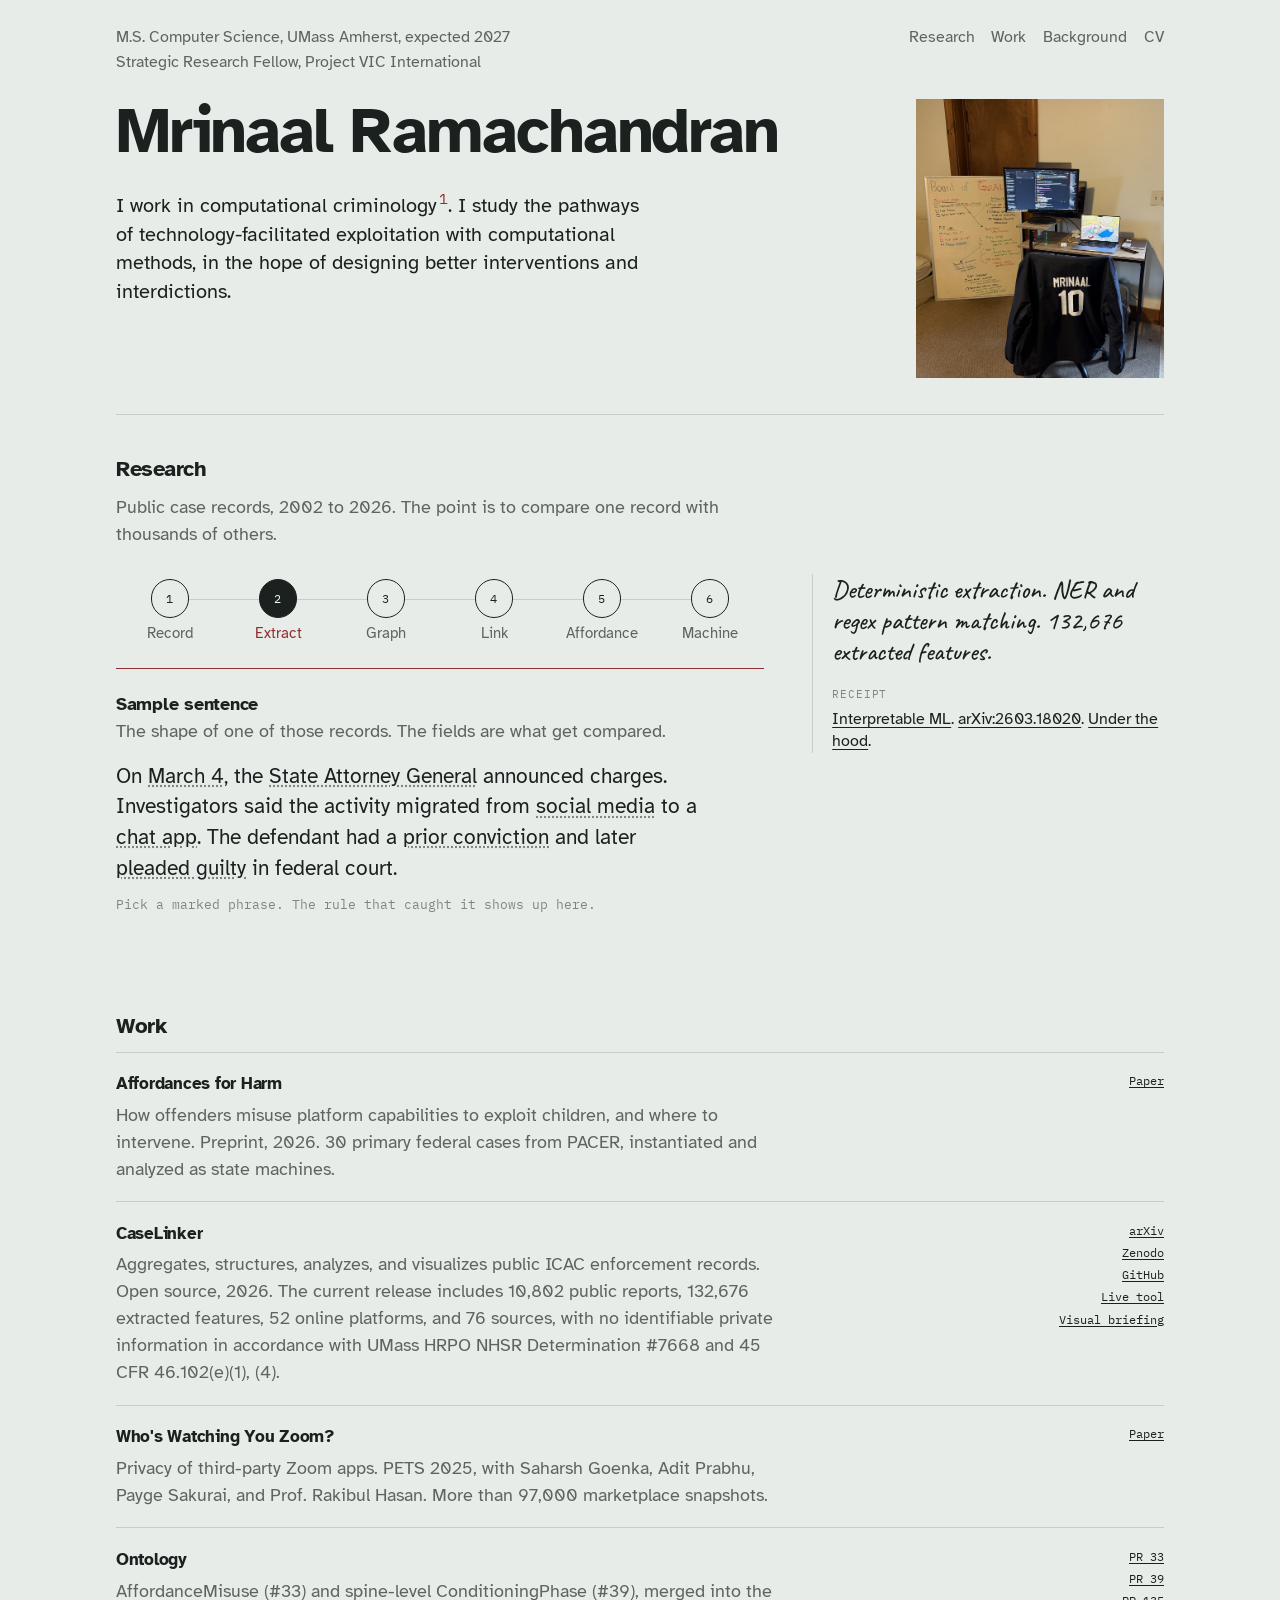
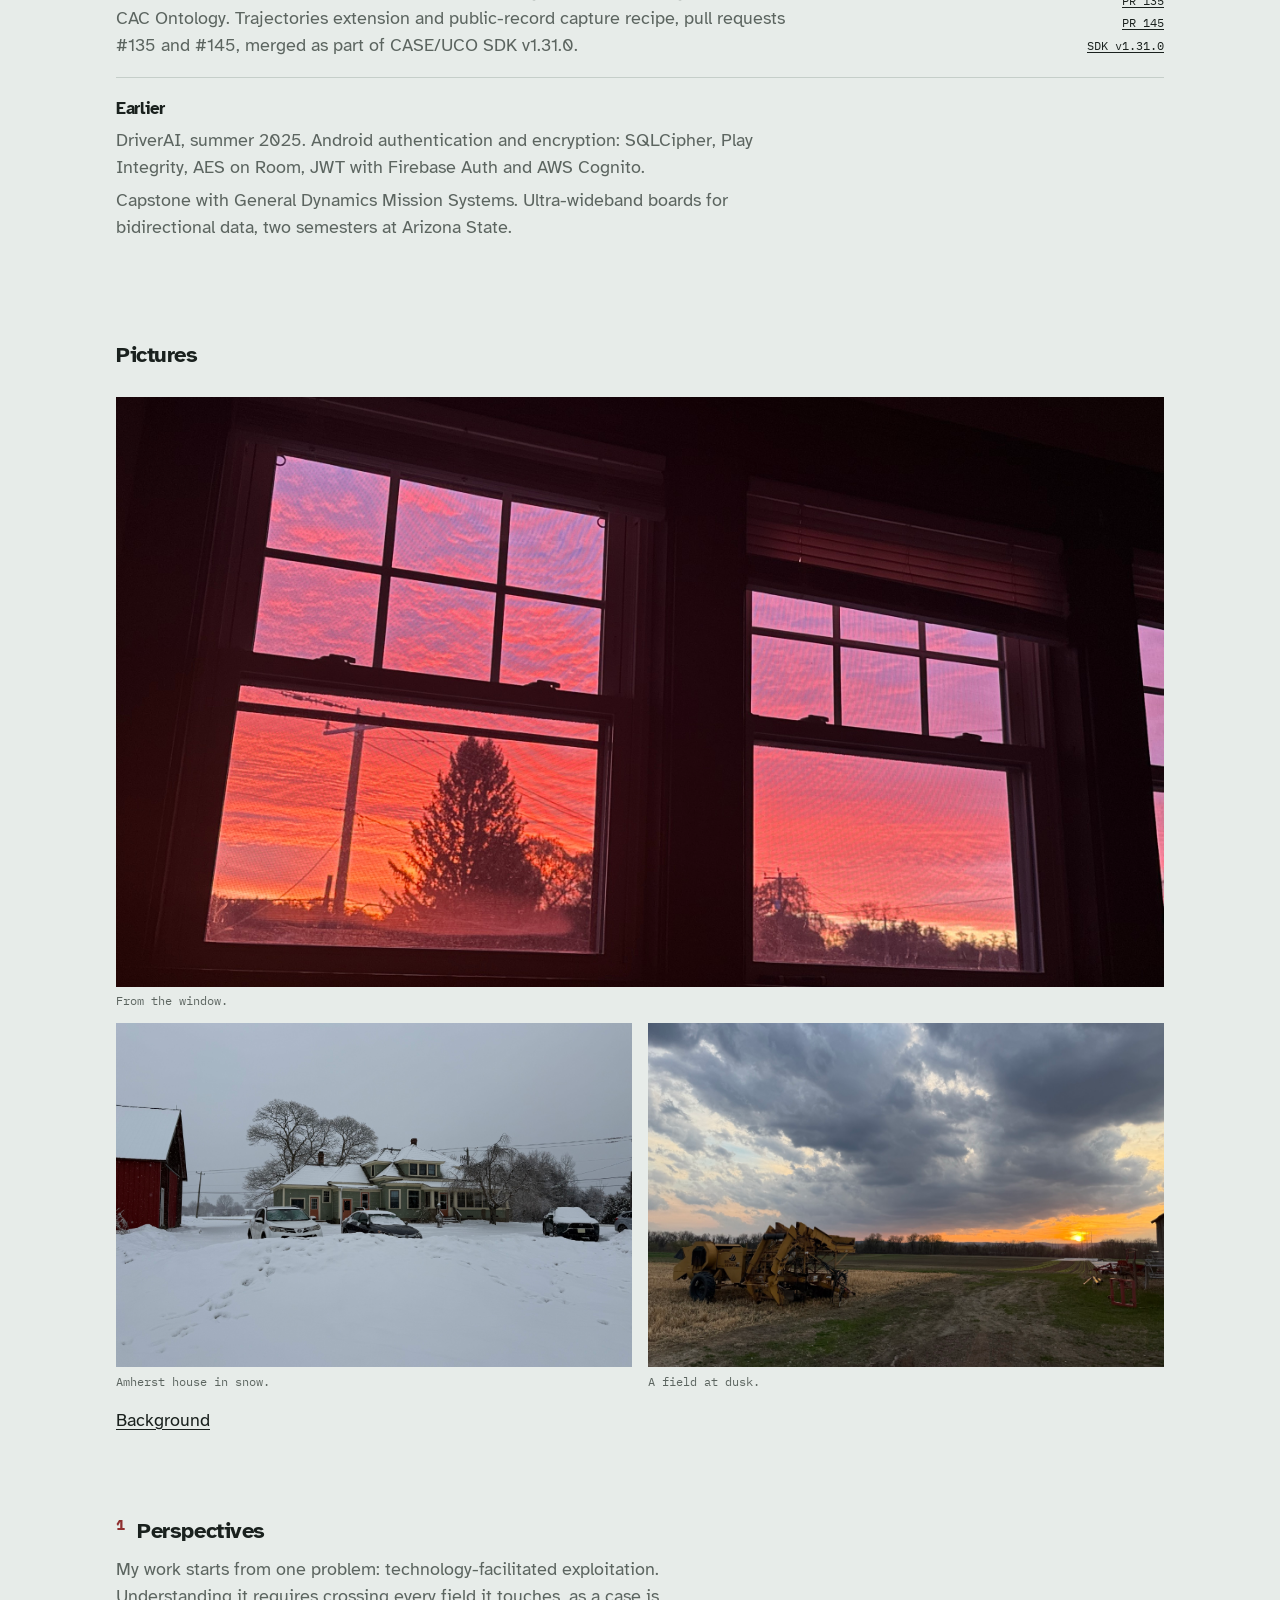
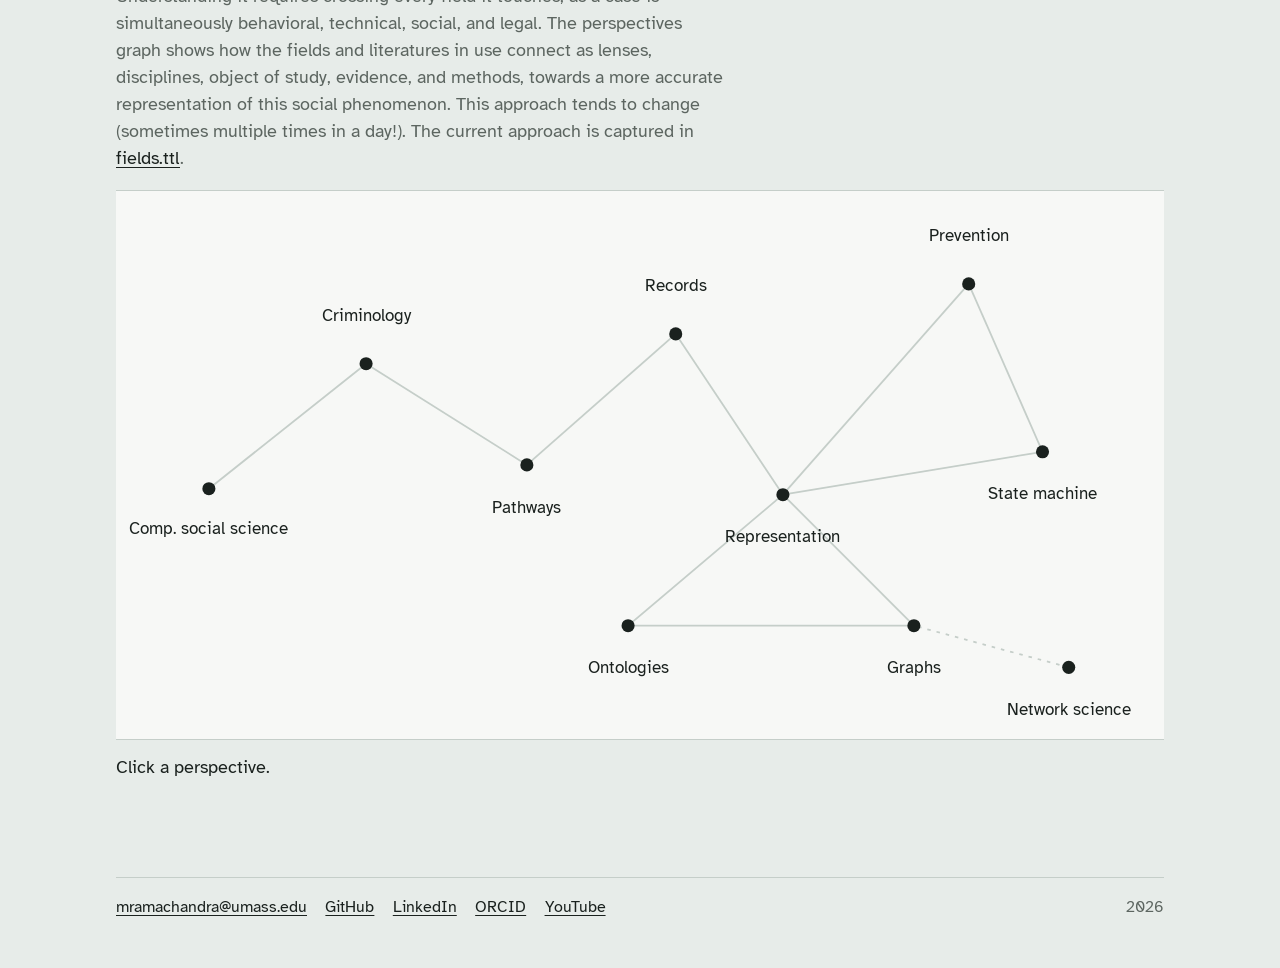
<file: index.html>
<!DOCTYPE html>
<html lang="en">
<head>
  <meta charset="UTF-8">
  <meta name="viewport" content="width=device-width, initial-scale=1.0">
  <title>Mrinaal Ramachandran</title>
  <meta name="description" content="Mrinaal Ramachandran works in computational criminology. He studies the pathways of technology-facilitated exploitation with computational methods, in the hope of designing better interventions and interdictions.">
  <meta property="og:title" content="Mrinaal Ramachandran">
  <meta property="og:description" content="Computational criminology. Studying the pathways of technology-facilitated exploitation with computational methods, in the hope of designing better interventions and interdictions.">
  <meta property="og:type" content="website">
  <meta property="og:url" content="https://mrinaalr.github.io/website/">
  <meta property="og:image" content="https://mrinaalr.github.io/website/window-sunset.jpg">
  <link rel="icon" href="data:image/svg+xml,%3Csvg xmlns='http://www.w3.org/2000/svg' viewBox='0 0 32 32'%3E%3Ccircle cx='16' cy='16' r='5.5' fill='none' stroke='%231a211e' stroke-width='1.5'/%3E%3C/svg%3E">
  <link rel="preconnect" href="https://fonts.googleapis.com">
  <link rel="preconnect" href="https://fonts.gstatic.com" crossorigin>
  <link href="https://fonts.googleapis.com/css2?family=Atkinson+Hyperlegible:wght@400;700&family=Caveat:wght@500&family=IBM+Plex+Mono:wght@400;500&display=swap" rel="stylesheet">
  <link rel="stylesheet" href="styles.css">
  <script type="application/ld+json">
  {
    "@context": "https://schema.org",
    "@type": "Person",
    "name": "Mrinaal Ramachandran",
    "email": "mramachandra@umass.edu",
    "url": "https://mrinaalr.github.io/website/",
    "jobTitle": "Strategic Research Fellow",
    "affiliation": [
      { "@type": "CollegeOrUniversity", "name": "University of Massachusetts Amherst" },
      { "@type": "Organization", "name": "Project VIC International" }
    ],
    "sameAs": [
      "https://github.com/mrinaalr",
      "https://www.linkedin.com/in/mrinaalr",
      "https://orcid.org/0009-0002-5164-2225"
    ]
  }
  </script>
</head>
<body class="home">
  <a class="skip" href="#research">Skip to the work</a>
  <div class="wrap">
    <header class="mast">
      <div class="mast-top">
        <div class="who">
          <p class="affiliation">M.S. Computer Science, UMass Amherst, expected 2027</p>
          <p class="affiliation">Strategic Research Fellow, Project VIC International</p>
        </div>
        <nav class="nav" aria-label="Page">
          <a href="#research">Research</a>
          <a href="#work">Work</a>
          <a href="about.html">Background</a>
          <a href="Mrinaal_Ramachandran_CV.pdf" target="_blank" rel="noopener noreferrer">CV</a>
        </nav>
      </div>
      <div class="mast-grid">
        <div>
          <h1>Mrinaal Ramachandran</h1>
          <p class="thesis">I work in computational criminology<a class="fn" id="field" href="#Perspectives">1</a>. I study the pathways of technology-facilitated exploitation with computational methods, in the hope of designing better interventions and interdictions.</p>
        </div>
        <figure class="desk-pic">
          <img src="desk.jpg" alt="The desk. Water polo jacket on the chair, board of goals beside the monitor.">
        </figure>
      </div>
    </header>

    <main>
      <section class="desk" id="research">
        <div class="desk-head">
          <h2>Research</h2>
          <p class="quiet">Public case records, 2002 to 2026. The point is to compare one record with thousands of others.</p>
        </div>

        <div class="machine-wrap">
          <ol class="machine" role="tablist" aria-label="How the work moves">
            <li>
              <button class="node" id="tab-record" type="button" role="tab" aria-selected="false" aria-controls="panel" tabindex="-1" data-state="record" data-view="Sources" data-src="https://caselinker.up.railway.app/sources">
                <span class="dot">1</span>
                <span class="lbl">Record</span>
              </button>
            </li>
            <li>
              <button class="node" id="tab-extract" type="button" role="tab" aria-selected="true" aria-controls="panel" tabindex="0" data-state="extract" data-view="Under the hood" data-src="https://caselinker.up.railway.app/under-the-hood">
                <span class="dot">2</span>
                <span class="lbl">Extract</span>
              </button>
            </li>
            <li>
              <button class="node" id="tab-graph" type="button" role="tab" aria-selected="false" aria-controls="panel" tabindex="-1" data-state="graph" data-view="Graph" data-src="https://caselinker.up.railway.app/patterns/graph">
                <span class="dot">3</span>
                <span class="lbl">Graph</span>
              </button>
            </li>
            <li>
              <button class="node" id="tab-link" type="button" role="tab" aria-selected="false" aria-controls="panel" tabindex="-1" data-state="link" data-view="Clusters" data-src="https://caselinker.up.railway.app/clusters">
                <span class="dot">4</span>
                <span class="lbl">Link</span>
              </button>
            </li>
            <li>
              <button class="node" id="tab-affordance" type="button" role="tab" aria-selected="false" aria-controls="panel" tabindex="-1" data-state="affordance" data-view="Tech landscape" data-src="https://caselinker.up.railway.app/tech-landscape">
                <span class="dot">5</span>
                <span class="lbl">Affordance</span>
              </button>
            </li>
            <li>
              <button class="node" id="tab-machine" type="button" role="tab" aria-selected="false" aria-controls="panel" tabindex="-1" data-state="machine" data-view="Lifecycle" data-src="https://caselinker.up.railway.app/lifecycle">
                <span class="dot">6</span>
                <span class="lbl">Machine</span>
              </button>
            </li>
          </ol>
        </div>

        <aside class="margin" id="panel" role="tabpanel" aria-labelledby="tab-extract" aria-live="polite">
          <div class="note" data-note="record" hidden>
            <p class="scribble">I start from text that is already public. Task force reports, press releases, federal filings. No raw evidence files.</p>
            <p class="receipt-label">Receipt</p>
            <p class="receipt">10,802 public reports and 76 sources in the current release. UMass HRPO NHSR #7668. <a href="https://caselinker.up.railway.app/sources" target="_blank" rel="noopener noreferrer">Sources</a>.</p>
          </div>
          <div class="note" data-note="extract">
            <p class="scribble">Deterministic extraction. NER and regex pattern matching. 132,676 extracted features.</p>
            <p class="receipt-label">Receipt</p>
            <p class="receipt"><a href="pdfjs/web/viewer.html?file=../../CaseLinker-%20Interpretable%20ML%20Approaches%20for%20Analyzing%20Internet%20Crimes%20Against%20Children%20Reports.pdf" target="_blank" rel="noopener noreferrer">Interpretable ML</a>. <a href="https://arxiv.org/abs/2603.18020" target="_blank" rel="noopener noreferrer">arXiv:2603.18020</a>. <a href="https://caselinker.up.railway.app/under-the-hood" target="_blank" rel="noopener noreferrer">Under the hood</a>.</p>
          </div>
          <div class="note" data-note="graph" hidden>
            <p class="scribble">Extracted fields map onto the CAC Ontology and CASE/UCO. Cases can be queried, compared, and analyzed as relations, beyond standard tags and SQL.</p>
            <p class="receipt-label">Receipt</p>
            <p class="receipt">AffordanceMisuse, <a href="https://github.com/Project-VIC-International/CAC-Ontology/pull/33" target="_blank" rel="noopener noreferrer">PR 33</a>, merged. ConditioningPhase, <a href="https://github.com/Project-VIC-International/CAC-Ontology/pull/39" target="_blank" rel="noopener noreferrer">PR 39</a>, merged.</p>
          </div>
          <div class="note" data-note="link" hidden>
            <p class="scribble">Any extracted attribute can be compared. SPARQL on the graph, facets, trends, and similarity.</p>
            <p class="receipt-label">Receipt</p>
            <p class="receipt"><a href="https://caselinker.up.railway.app/analysis" target="_blank" rel="noopener noreferrer">Analysis</a>. <a href="https://caselinker.up.railway.app/patterns/graph" target="_blank" rel="noopener noreferrer">Graph</a>. <a href="https://caselinker.up.railway.app/clusters" target="_blank" rel="noopener noreferrer">Clusters</a>.</p>
          </div>
          <div class="note" data-note="affordance" hidden>
            <p class="scribble">I would rather isolate and analyze the capability that was misused than the app it lived on.</p>
            <p class="receipt-label">Receipt</p>
            <p class="receipt"><a href="https://doi.org/10.5281/zenodo.21347781" target="_blank" rel="noopener noreferrer">Affordances for Harm</a>, preprint, 2026.</p>
          </div>
          <div class="note" data-note="machine" hidden>
            <p class="scribble">The state machines represent how the offense unfolded and progressed. The aim is a robust model of offense transitions for disruption analysis.</p>
            <p class="receipt-label">Receipt</p>
            <p class="receipt">30 primary federal cases from PACER, instantiated and analyzed as state machines. <a href="https://caselinker.up.railway.app/lifecycle" target="_blank" rel="noopener noreferrer">Lifecycle</a>.</p>
          </div>
        </aside>

        <div class="trace is-on" id="trace">
          <h3>Sample sentence</h3>
          <p class="quiet">The shape of one of those records. The fields are what get compared.</p>
          <p class="sample">
            On <button type="button" class="hit" aria-pressed="false" data-kind="date" data-rule="Month name followed by a day number.">March 4</button>, the <button type="button" class="hit" aria-pressed="false" data-kind="organization" data-rule="Matched against a list of offices, task forces, and federal agencies.">State Attorney General</button> announced charges. Investigators said the activity migrated from <button type="button" class="hit" aria-pressed="false" data-kind="platform" data-rule="Matched against a platform list. The words here are generic on purpose.">social media</button> to a <button type="button" class="hit" aria-pressed="false" data-kind="platform" data-rule="Same list. A second platform is a second hit, not a new kind of fact.">chat app</button>. The defendant had a <button type="button" class="hit" aria-pressed="false" data-kind="prior status" data-rule="A fixed phrase for perpetrator history.">prior conviction</button> and later <button type="button" class="hit" aria-pressed="false" data-kind="outcome" data-rule="Disposition language. Plea, conviction, sentence, dismissal.">pleaded guilty</button> in federal court.
          </p>
          <p class="rule" id="rule">Pick a marked phrase. The rule that caught it shows up here.</p>
        </div>
      </section>

      <section class="block" id="work">
        <h2>Work</h2>
        <ul class="ledger">
          <li>
            <div>
              <h3>Affordances for Harm</h3>
              <p>How offenders misuse platform capabilities to exploit children, and where to intervene. Preprint, 2026. 30 primary federal cases from PACER, instantiated and analyzed as state machines.</p>
            </div>
            <p class="links">
              <a href="https://doi.org/10.5281/zenodo.21347780" target="_blank" rel="noopener noreferrer">Paper</a>
            </p>
          </li>
          <li>
            <div>
              <h3>CaseLinker</h3>
              <p>Aggregates, structures, analyzes, and visualizes public ICAC enforcement records. Open source, 2026. The current release includes 10,802 public reports, 132,676 extracted features, 52 online platforms, and 76 sources, with no identifiable private information in accordance with UMass HRPO NHSR Determination #7668 and 45 CFR 46.102(e)(1), (4).</p>
            </div>
            <p class="links">
              <a href="https://arxiv.org/abs/2603.18020" target="_blank" rel="noopener noreferrer">arXiv</a>
              <a href="https://doi.org/10.5281/zenodo.18744216" target="_blank" rel="noopener noreferrer">Zenodo</a>
              <a href="https://github.com/mrinaalr/CaseLinker" target="_blank" rel="noopener noreferrer">GitHub</a>
              <a href="https://caselinker.up.railway.app/" target="_blank" rel="noopener noreferrer">Live tool</a>
              <a href="PaintingTheLandscapeOfInternetCrimesAgainstChildrenWithInterpretiveTooling.html" title="Painting the Landscape of Internet Crimes Against Children with Interpretive Tooling" target="_blank" rel="noopener noreferrer">Visual briefing</a>
            </p>
          </li>
          <li>
            <div>
              <h3>Who's Watching You Zoom?</h3>
              <p>Privacy of third-party Zoom apps. PETS 2025, with Saharsh Goenka, Adit Prabhu, Payge Sakurai, and Prof. Rakibul Hasan. More than 97,000 marketplace snapshots.</p>
            </div>
            <p class="links">
              <a href="https://doi.org/10.56553/popets-2025-0143" target="_blank" rel="noopener noreferrer">Paper</a>
            </p>
          </li>
          <li>
            <div>
              <h3>Ontology</h3>
              <p>AffordanceMisuse (#33) and spine-level ConditioningPhase (#39), merged into the CAC Ontology. Trajectories extension and public-record capture recipe, pull requests #135 and #145, merged as part of CASE/UCO SDK v1.31.0.</p>
            </div>
            <p class="links">
              <a href="https://github.com/Project-VIC-International/CAC-Ontology/pull/33" target="_blank" rel="noopener noreferrer">PR 33</a>
              <a href="https://github.com/Project-VIC-International/CAC-Ontology/pull/39" target="_blank" rel="noopener noreferrer">PR 39</a>
              <a href="https://github.com/vulnmaster/CASE-UCO-SDK/pull/135" target="_blank" rel="noopener noreferrer">PR 135</a>
              <a href="https://github.com/vulnmaster/CASE-UCO-SDK/pull/145" target="_blank" rel="noopener noreferrer">PR 145</a>
              <a href="https://github.com/vulnmaster/CASE-UCO-SDK/releases/tag/v1.31.0" target="_blank" rel="noopener noreferrer">SDK v1.31.0</a>
            </p>
          </li>
          <li>
            <div>
              <h3>Earlier</h3>
              <p>DriverAI, summer 2025. Android authentication and encryption: SQLCipher, Play Integrity, AES on Room, JWT with Firebase Auth and AWS Cognito.</p>
              <p>Capstone with General Dynamics Mission Systems. Ultra-wideband boards for bidirectional data, two semesters at Arizona State.</p>
            </div>
          </li>
        </ul>
      </section>

      <section class="block" id="pictures">
        <h2>Pictures</h2>
        <div class="prints">
          <figure class="print-main">
            <img src="window-sunset.jpg" alt="Sunset through a dark window frame, with a tree and power lines outside.">
            <figcaption>From the window.</figcaption>
          </figure>
          <figure>
            <img src="domicile.jpg" alt="A sage green house and a red barn in deep snow, cars parked in front." loading="lazy">
            <figcaption>Amherst house in snow.</figcaption>
          </figure>
          <figure>
            <img src="farm-sunset.jpg" alt="Farm equipment in a field at sunset, sun breaking under dark cloud." loading="lazy">
            <figcaption>A field at dusk.</figcaption>
          </figure>
        </div>
        <p class="more"><a href="about.html">Background</a></p>
      </section>

      <section class="block" id="Perspectives" aria-labelledby="fields-title">
        <h2 id="fields-title"><a class="fn-back" href="#field">1</a> Perspectives</h2>
        <p class="quiet">My work starts from one problem: technology-facilitated exploitation. Understanding it requires crossing every field it touches, as a case is simultaneously behavioral, technical, social, and legal. The perspectives graph shows how the fields and literatures in use connect as lenses, disciplines, object of study, evidence, and methods, towards a more accurate representation of this social phenomenon. This approach tends to change (sometimes multiple times in a day!). The current approach is captured in <a href="fields.ttl" target="_blank" rel="noopener noreferrer">fields.ttl</a>.</p>
        <div class="molecule" id="molecule"></div>
        <p class="gloss" id="field-gloss" aria-live="polite">Click a perspective.</p>
      </section>
    </main>

    <footer>
      <a href="mailto:mramachandra@umass.edu">mramachandra@umass.edu</a>
      <a href="https://github.com/mrinaalr" rel="me noopener noreferrer" target="_blank">GitHub</a>
      <a href="https://www.linkedin.com/in/mrinaalr" rel="me noopener noreferrer" target="_blank">LinkedIn</a>
      <a href="https://orcid.org/0009-0002-5164-2225" rel="me noopener noreferrer" target="_blank">ORCID</a>
      <a href="https://www.youtube.com/@mrinaalr/videos" target="_blank" rel="noopener noreferrer">YouTube</a>
      <p class="copy">2026</p>
    </footer>
  </div>
  <script src="site.js" defer></script>
</body>
</html>
</file>
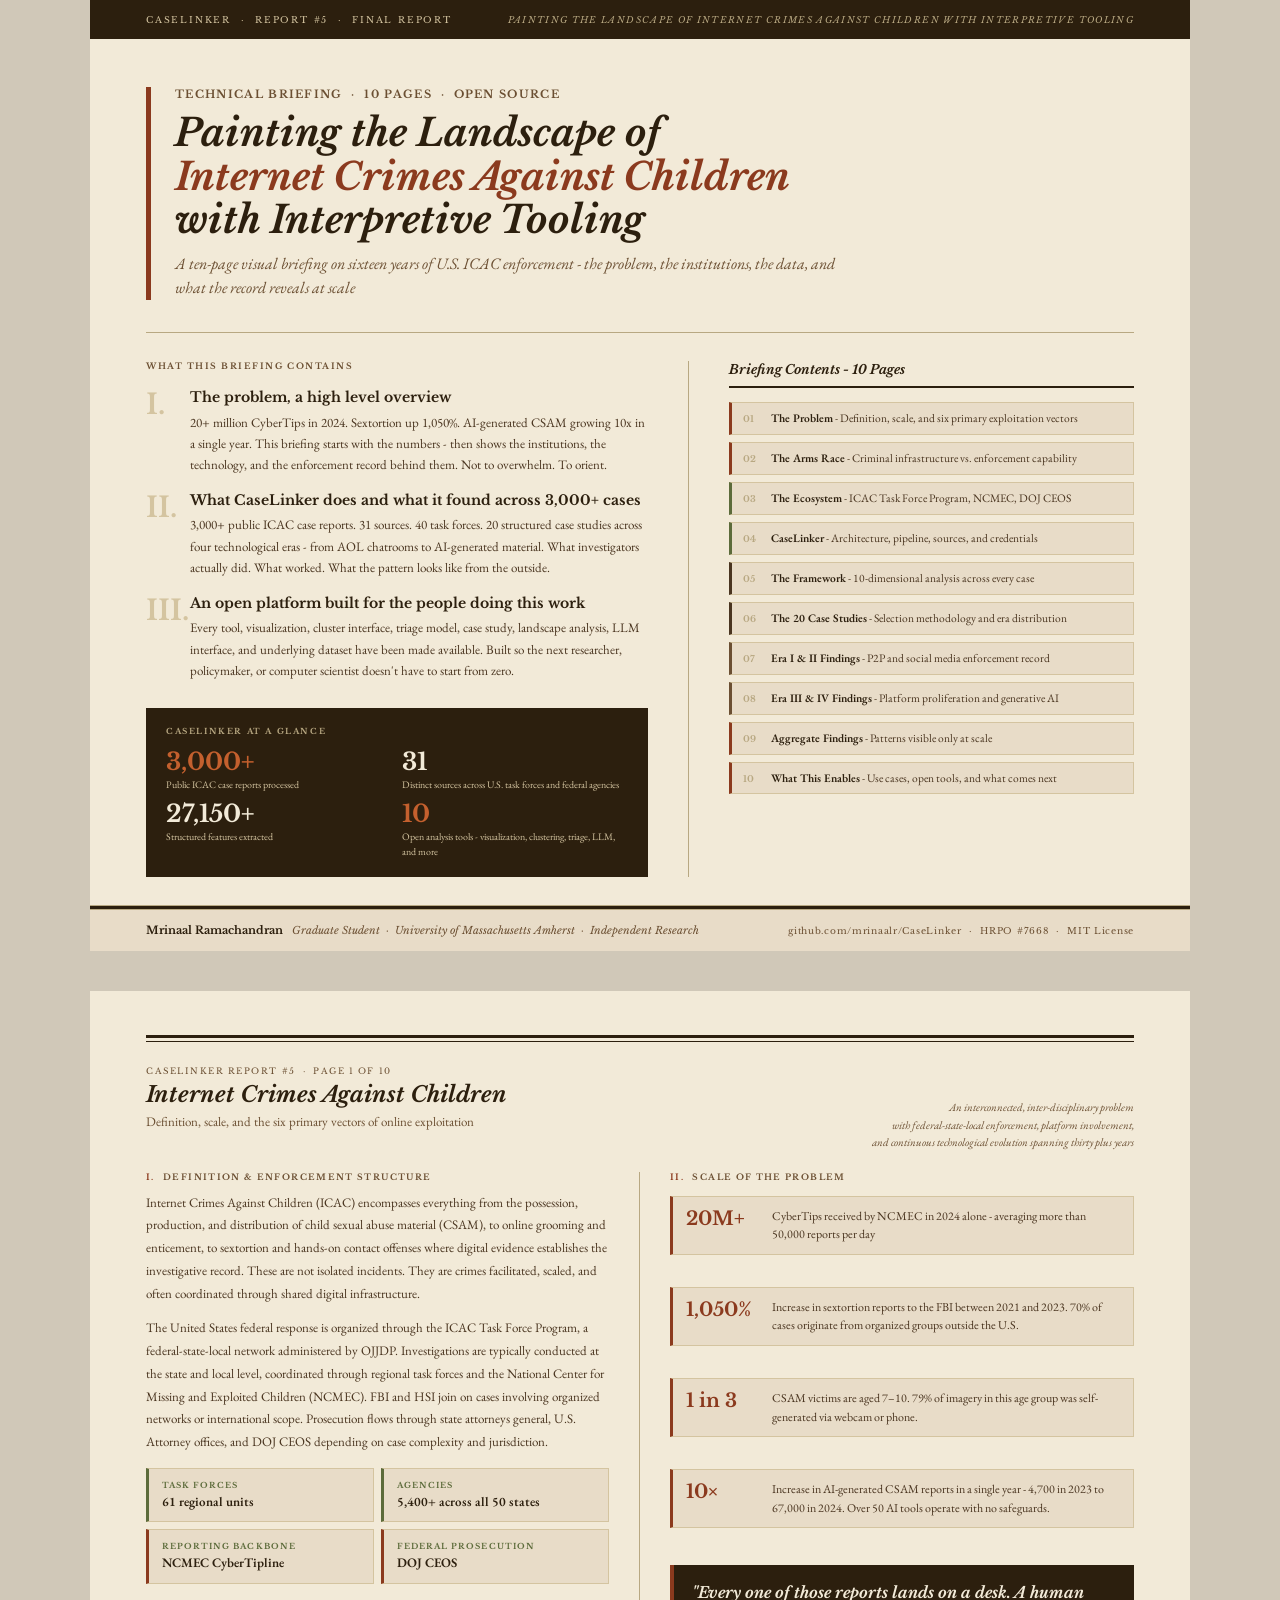
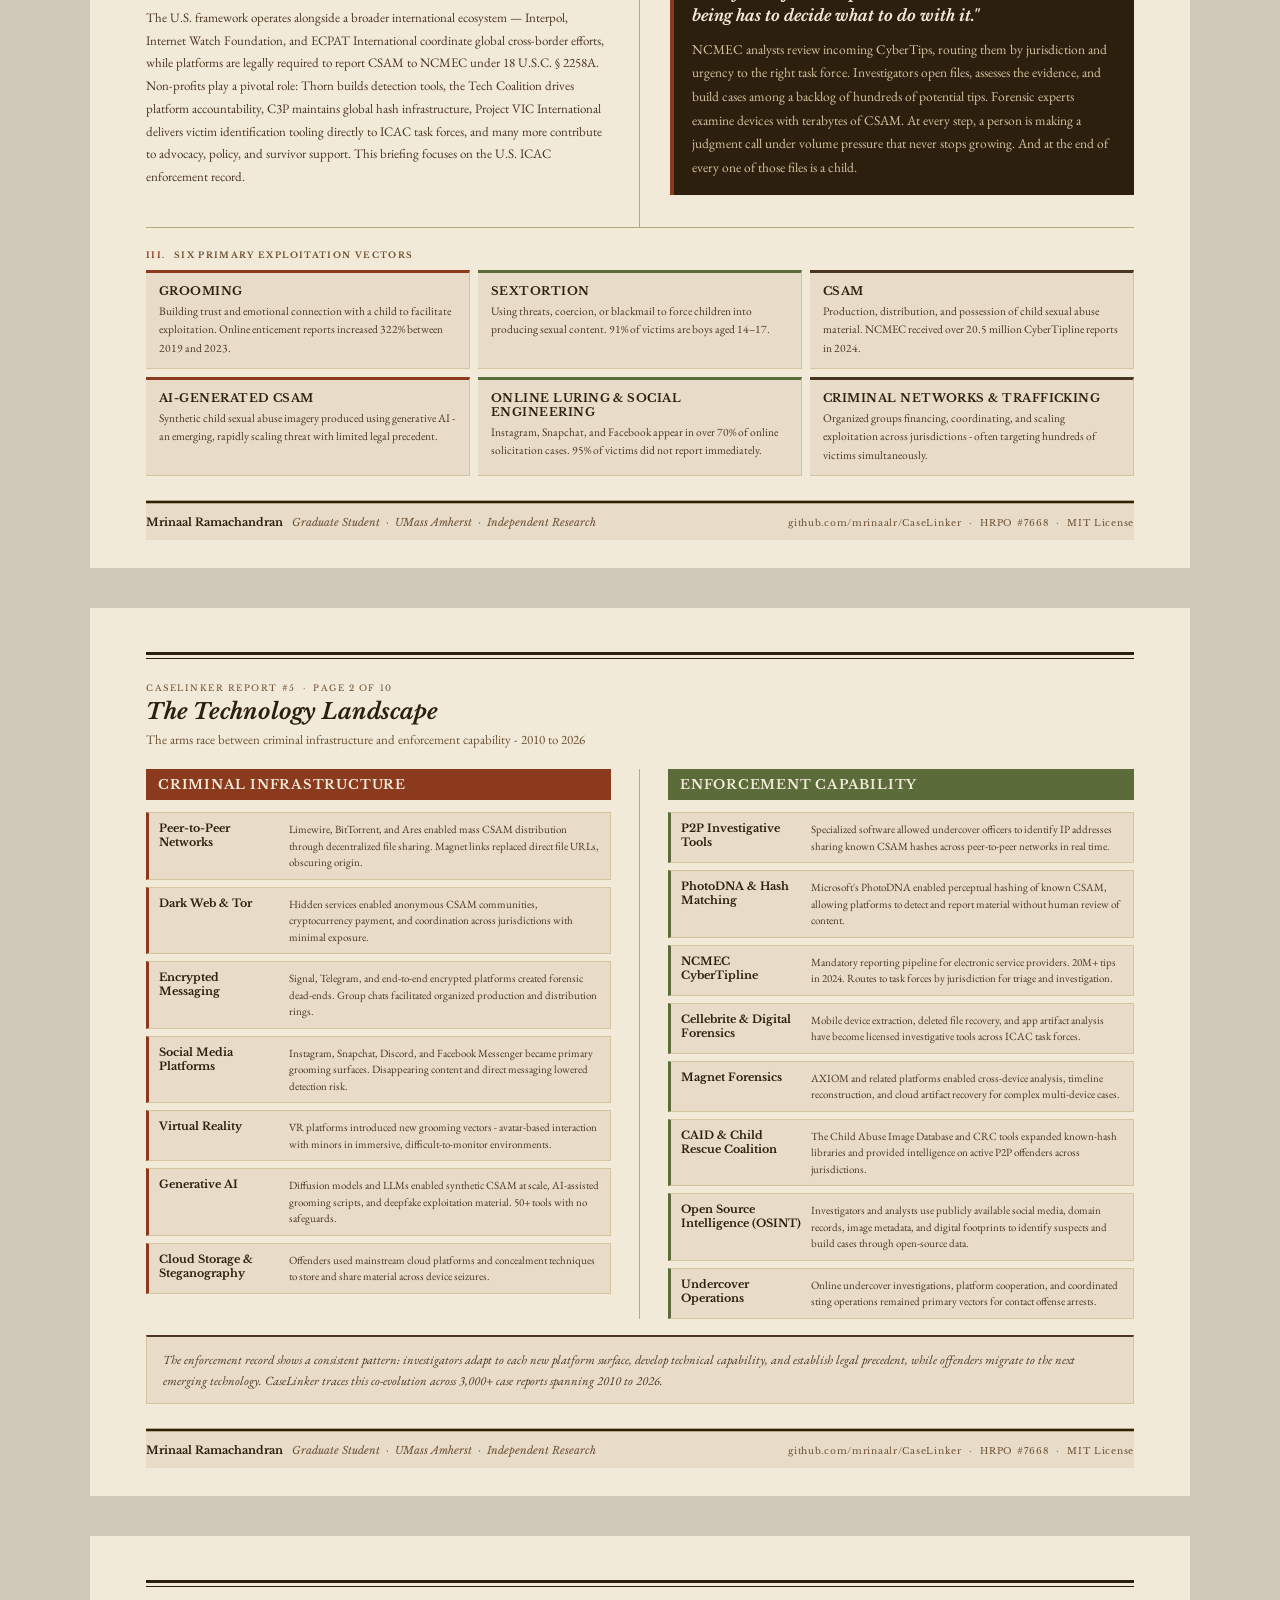
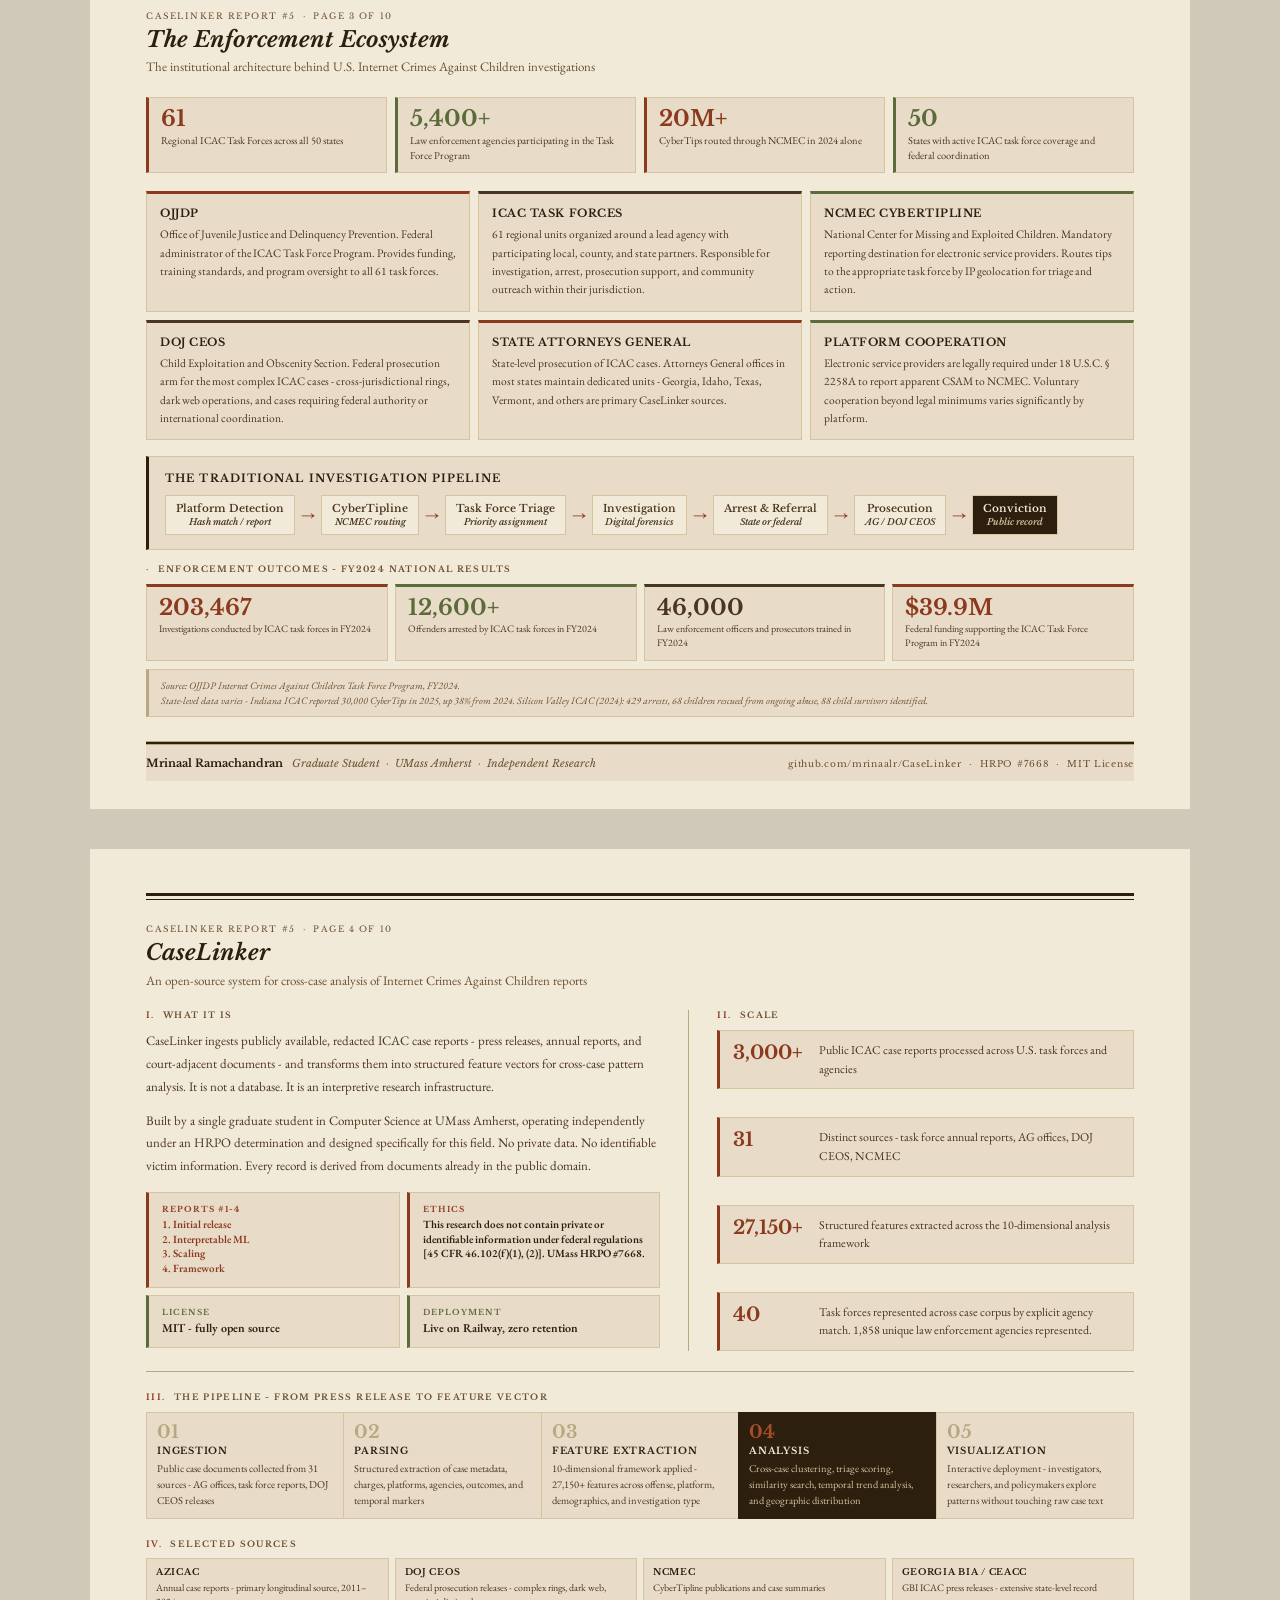
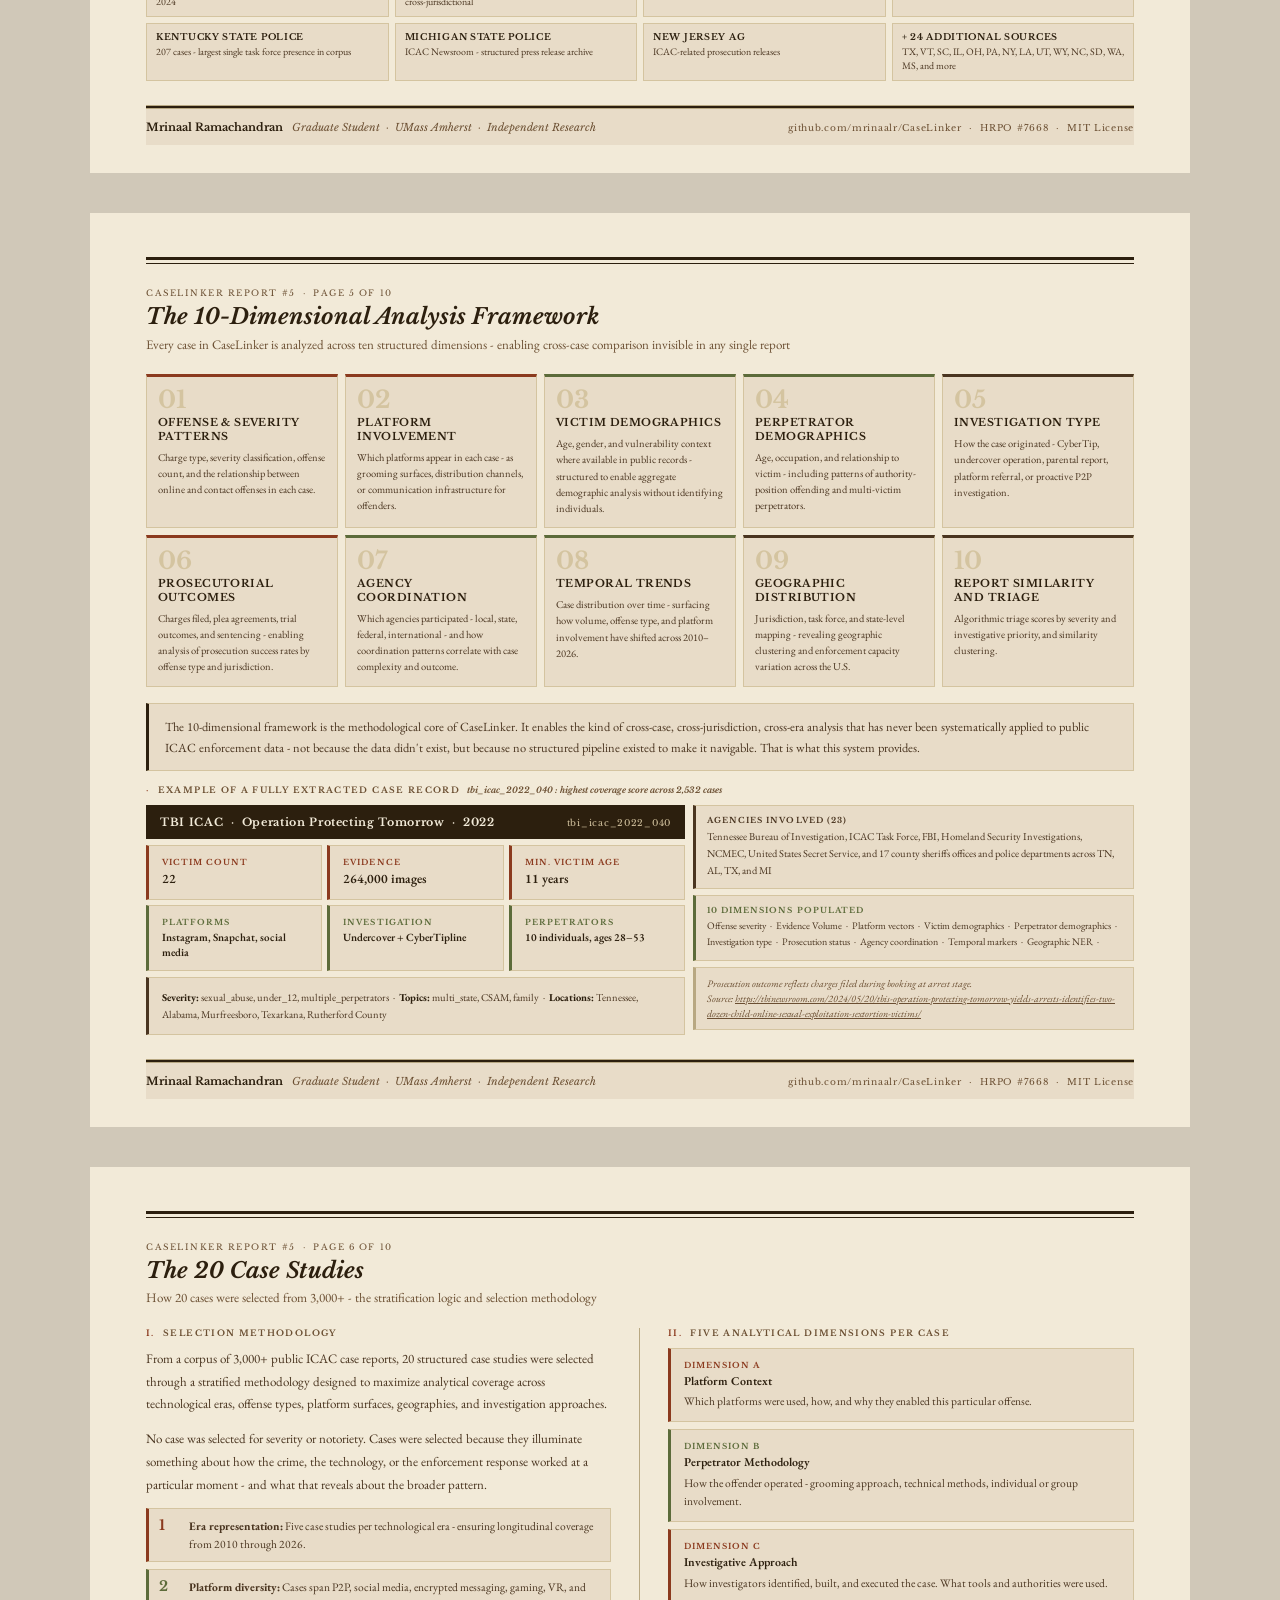
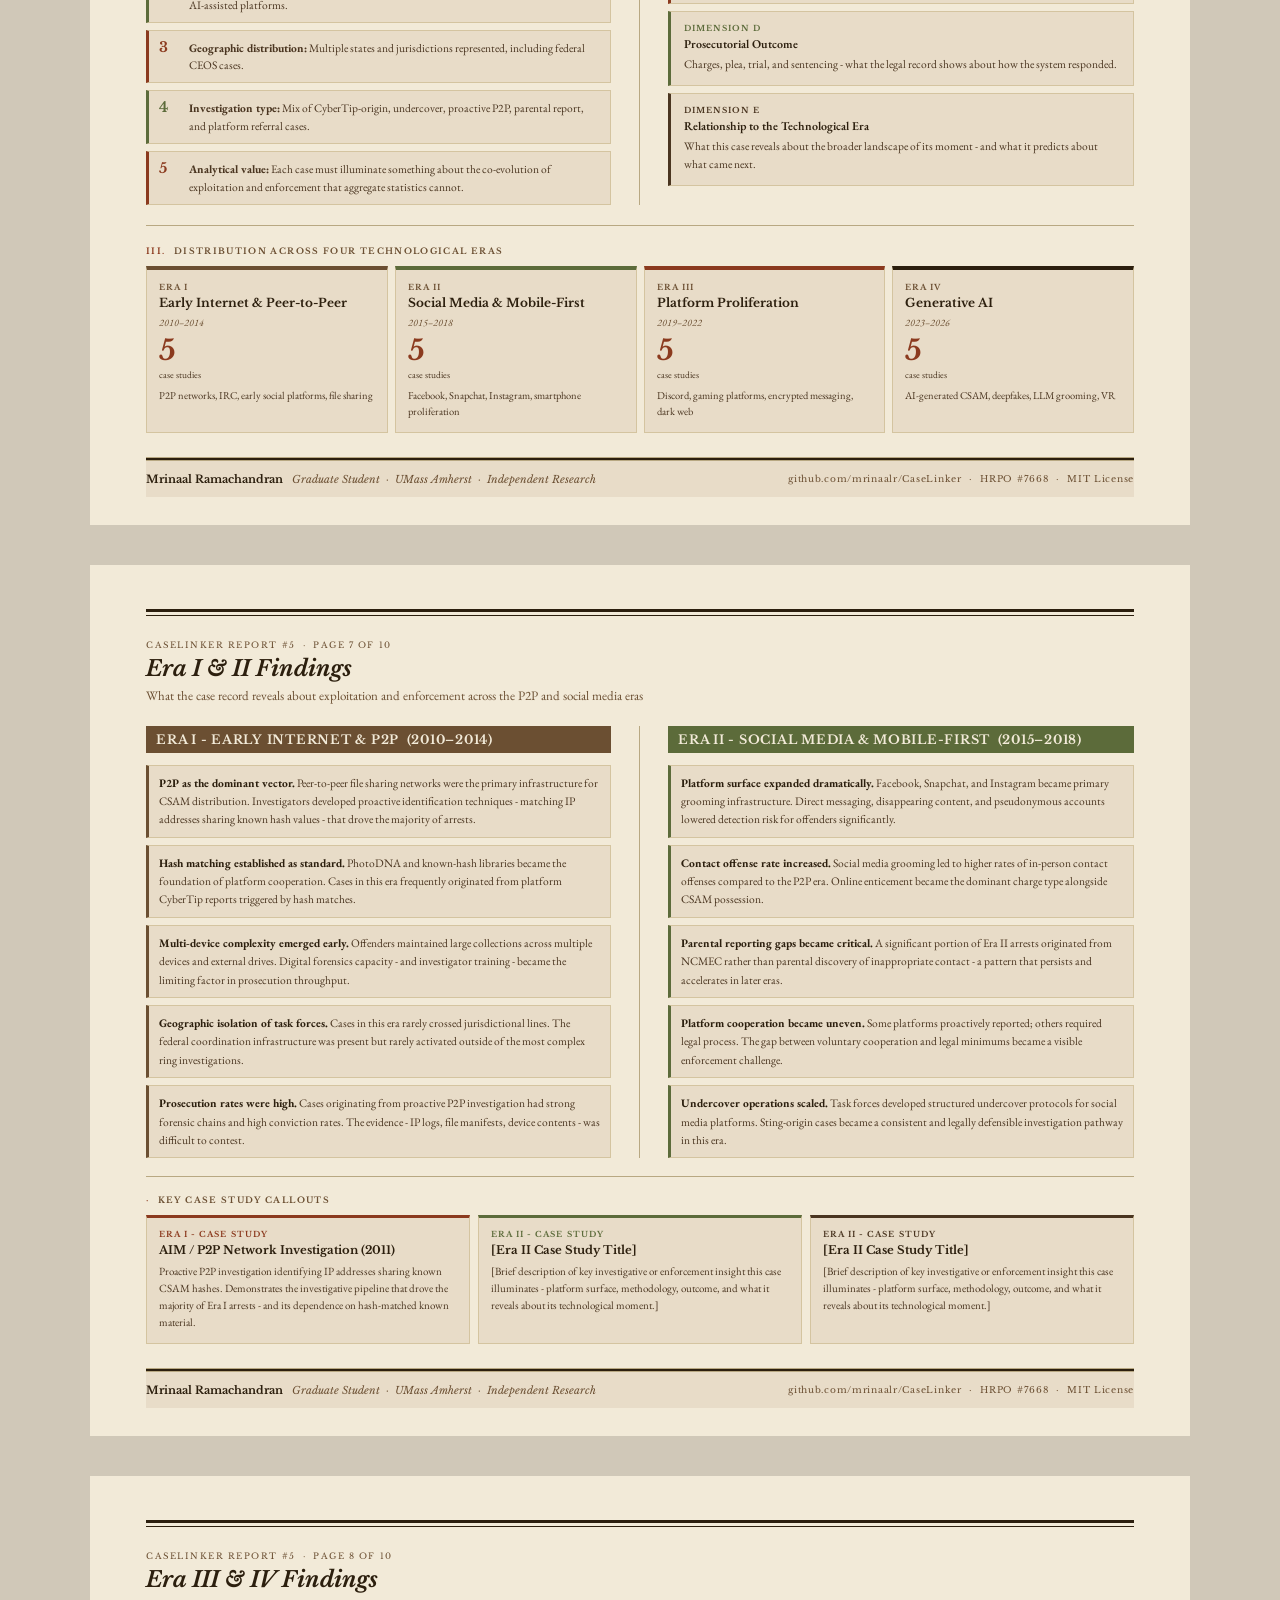
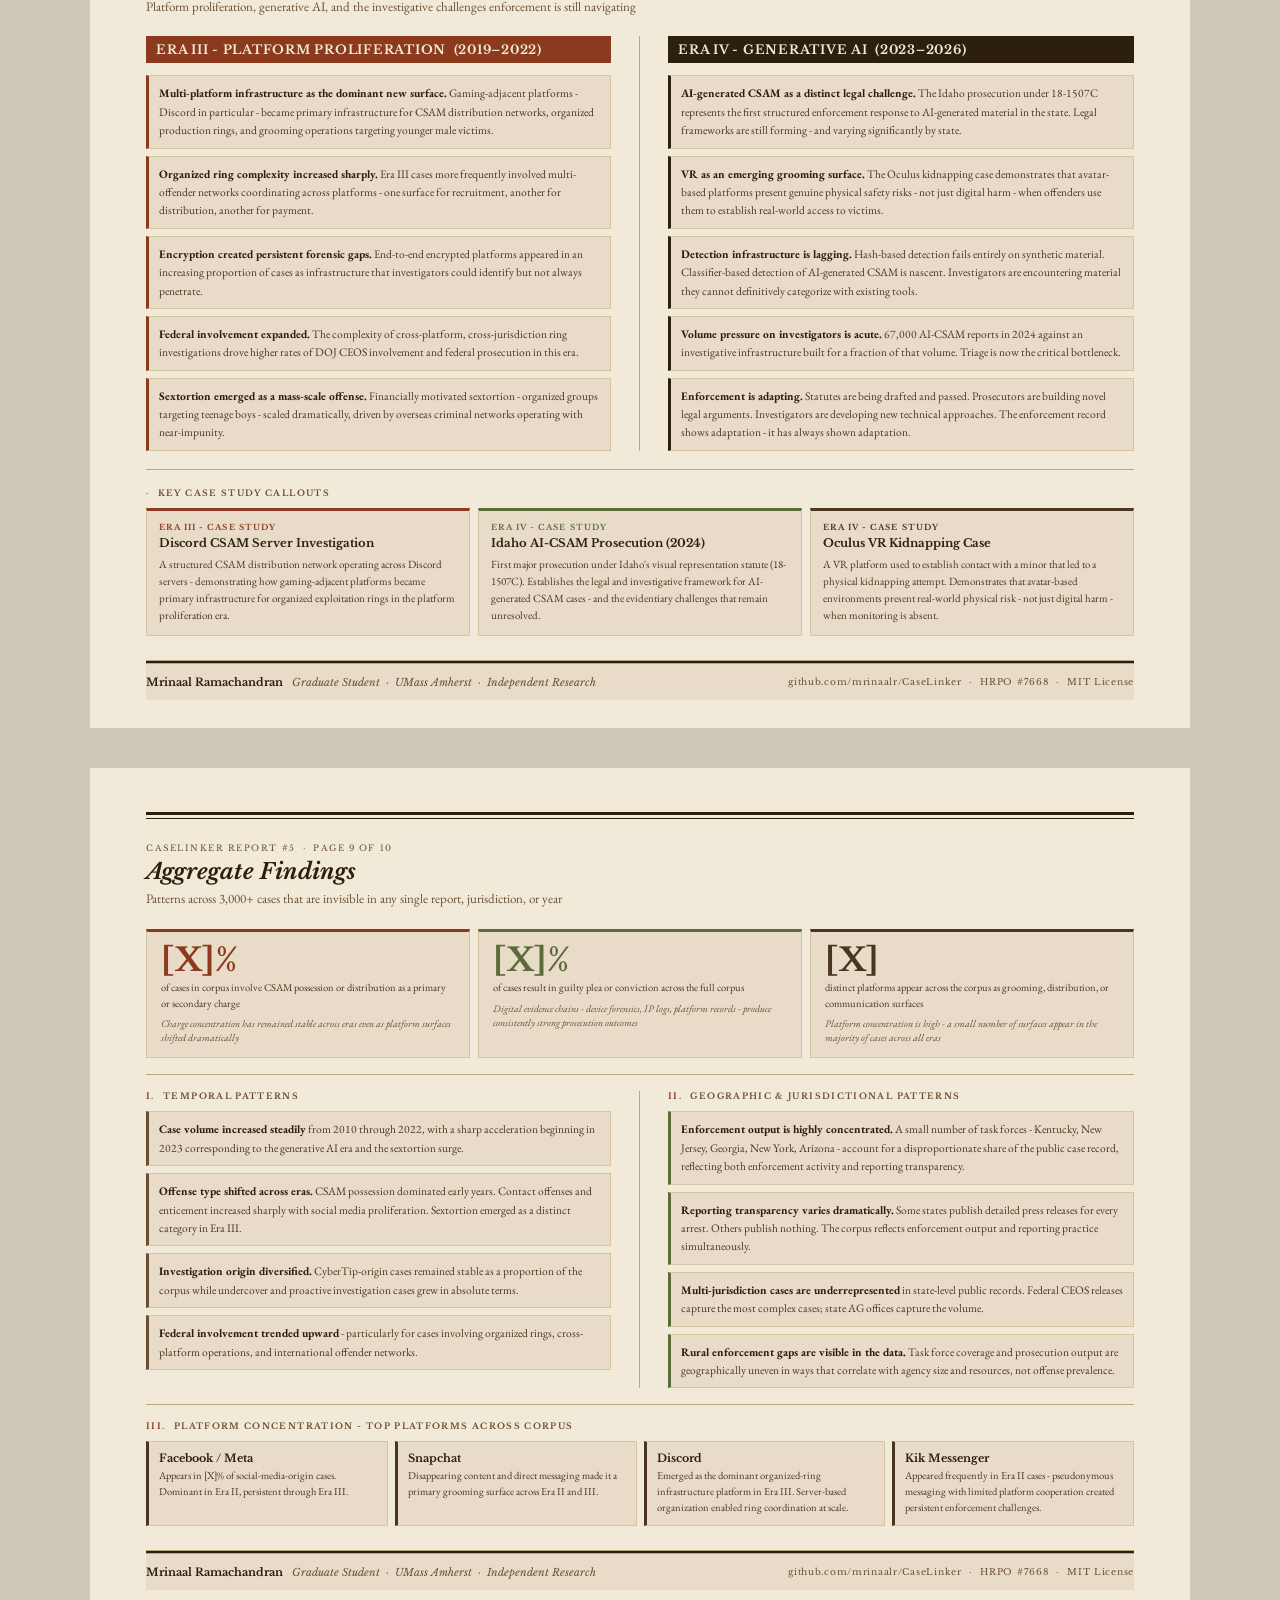
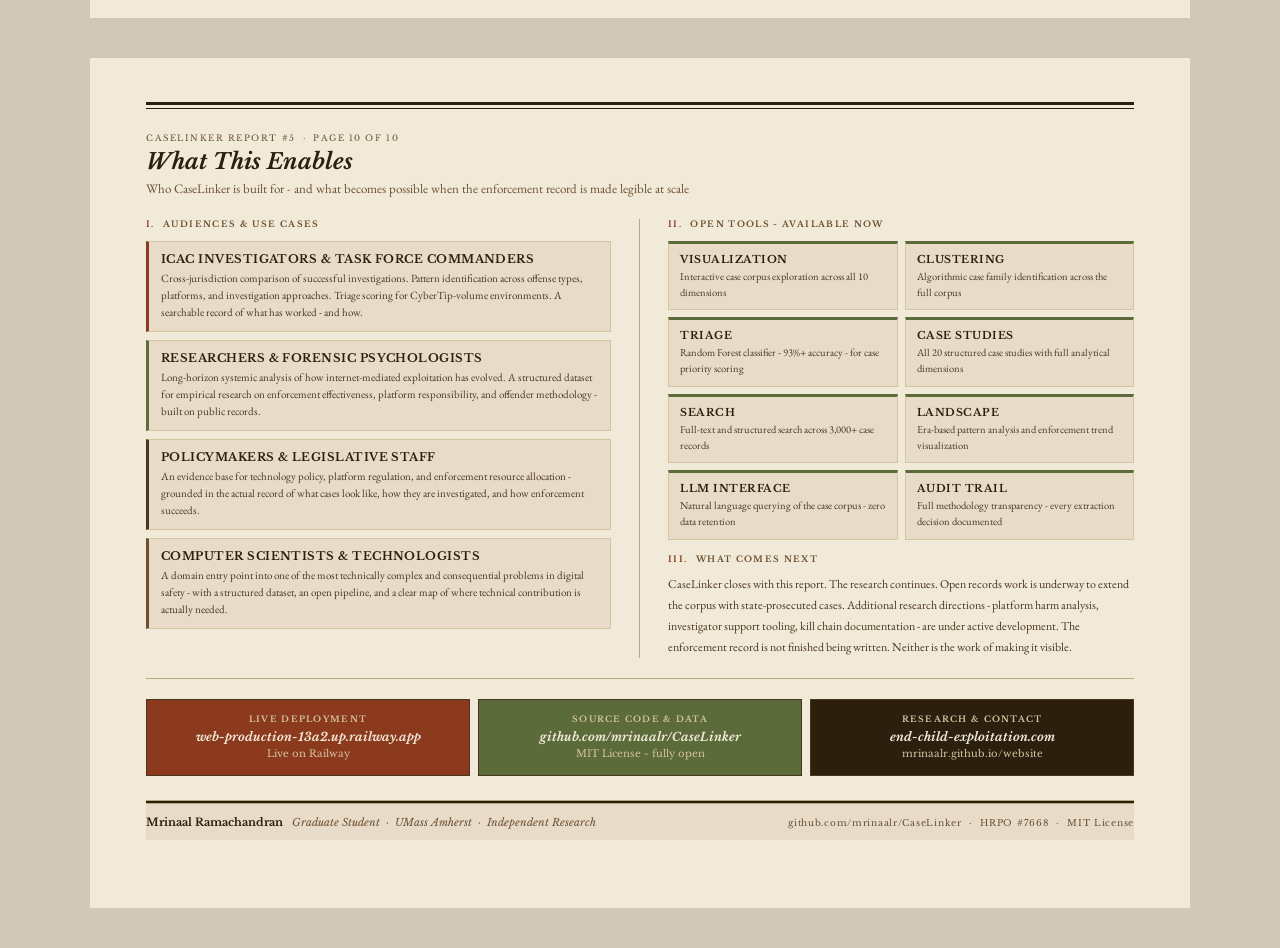
<file: Painting the Landscape of Internet Crimes Against Children with Interpretive Tooling.html>
<!DOCTYPE html>
<html lang="en">
<head>
<meta charset="UTF-8">
<meta name="viewport" content="width=device-width, initial-scale=1.0">
<title>Painting the Landscape of Internet Crimes Against Children with Interpretive Tooling</title>
<link href="https://fonts.googleapis.com/css2?family=EB+Garamond:ital,wght@0,400;0,500;0,600;0,700;1,400;1,500;1,600&family=Libre+Baskerville:ital,wght@0,400;0,700;1,400&display=swap" rel="stylesheet">
<style>
* { margin: 0; padding: 0; box-sizing: border-box; }

:root {
  --cream: #f2ead8;
  --parchment: #e8dcc8;
  --tan: #d4c4a0;
  --tan-light: #e0d4b8;
  --brown: #2c1f0e;
  --brown-mid: #4a3520;
  --brown-light: #6b4f32;
  --rust: #8b3a1e;
  --rust-light: #a84c2a;
  --olive: #5c6b3a;
  --olive-light: #7a8f4e;
  --rule: #b8a882;
  --rule-light: #cfc0a0;
}

@media print {
  .page { page-break-after: always; }
}

body {
  background: #d0c8b8;
  font-family: 'EB Garamond', Georgia, serif;
  color: var(--brown);
}

.page {
  background: var(--cream);
  width: 1100px;
  min-height: 850px;
  margin: 0 auto 40px auto;
  padding: 0;
  position: relative;
}

/* ── COVER PAGE STYLES ── */
.cover-page {
  background: var(--cream);
  width: 1100px;
  min-height: 850px;
  margin: 0 auto 40px auto;
  display: flex;
  flex-direction: column;
}

.top-bar {
  background: var(--brown);
  padding: 14px 56px;
  display: flex;
  justify-content: space-between;
  align-items: center;
}
.top-bar-left {
  font-family: 'Libre Baskerville', serif;
  font-size: 9px;
  letter-spacing: 0.2em;
  text-transform: uppercase;
  color: var(--tan);
}
.top-bar-right {
  font-family: 'Libre Baskerville', serif;
  font-size: 9px;
  letter-spacing: 0.15em;
  text-transform: uppercase;
  color: var(--rule);
  font-style: italic;
}

.cover-body {
  flex: 1;
  display: flex;
  flex-direction: column;
  padding: 48px 56px 0 56px;
}

.cover-eyebrow {
  font-family: 'Libre Baskerville', serif;
  font-size: 9px;
  letter-spacing: 0.22em;
  text-transform: uppercase;
  color: var(--rust);
  margin-bottom: 14px;
}

.title-block {
  border-left: 5px solid var(--rust);
  padding-left: 24px;
  margin-bottom: 32px;
}

.report-label {
  font-family: 'Libre Baskerville', serif;
  font-size: 11px;
  font-weight: 700;
  letter-spacing: 0.12em;
  text-transform: uppercase;
  color: var(--brown-light);
  margin-bottom: 10px;
}

.main-title {
  font-family: 'Libre Baskerville', serif;
  font-size: 38px;
  font-weight: 700;
  font-style: italic;
  color: var(--brown);
  line-height: 1.15;
  margin-bottom: 10px;
}

.main-title span { color: var(--rust); }

.cover-subtitle {
  font-family: 'EB Garamond', serif;
  font-size: 16px;
  color: var(--brown-light);
  line-height: 1.5;
  font-style: italic;
  max-width: 680px;
}

.cover-rule {
  width: 100%;
  height: 1px;
  background: var(--rule);
  margin-bottom: 28px;
}

.cover-content-row {
  display: grid;
  grid-template-columns: 1.1fr 0.9fr;
  gap: 0;
  flex: 1;
  margin-bottom: 28px;
}

.cover-left {
  padding-right: 40px;
  border-right: 1px solid var(--rule);
}

.cover-right {
  padding-left: 40px;
}

.inside-label {
  font-family: 'Libre Baskerville', serif;
  font-size: 8.5px;
  font-weight: 700;
  letter-spacing: 0.18em;
  text-transform: uppercase;
  color: var(--brown-light);
  margin-bottom: 18px;
}

.bullet-list {
  display: flex;
  flex-direction: column;
  gap: 16px;
  margin-bottom: 26px;
}

.bullet-item {
  display: flex;
  gap: 16px;
  align-items: flex-start;
}

.bullet-num {
  font-family: 'Libre Baskerville', serif;
  font-size: 28px;
  font-weight: 700;
  color: var(--tan);
  line-height: 1;
  min-width: 28px;
  padding-top: 2px;
}

.bullet-title {
  font-family: 'Libre Baskerville', serif;
  font-size: 14px;
  font-weight: 700;
  color: var(--brown);
  margin-bottom: 5px;
  line-height: 1.25;
}

.bullet-desc {
  font-size: 13px;
  line-height: 1.65;
  color: var(--brown-mid);
}

.scale-block {
  background: var(--brown);
  padding: 18px 20px;
}

.scale-label {
  font-family: 'Libre Baskerville', serif;
  font-size: 8px;
  font-weight: 700;
  letter-spacing: 0.2em;
  text-transform: uppercase;
  color: var(--rule);
  margin-bottom: 14px;
}

.scale-grid {
  display: grid;
  grid-template-columns: 1fr 1fr;
  gap: 10px;
}

.scale-num {
  font-family: 'Libre Baskerville', serif;
  font-size: 24px;
  font-weight: 700;
  color: var(--cream);
  line-height: 1;
  margin-bottom: 3px;
}
.scale-num.rust { color: #c4602e; }

.scale-desc {
  font-size: 10px;
  line-height: 1.5;
  color: var(--tan);
}

/* BRIEFING CONTENTS - RIGHT SIDE */
.pages-label {
  font-family: 'Libre Baskerville', serif;
  font-size: 13px;
  font-weight: 700;
  font-style: italic;
  color: var(--brown);
  margin-bottom: 14px;
  padding-bottom: 8px;
  border-bottom: 2px solid var(--brown);
}

.pages-list {
  display: flex;
  flex-direction: column;
  gap: 7px;
}

.page-item {
  display: flex;
  gap: 12px;
  align-items: baseline;
  padding: 8px 11px;
  background: var(--parchment);
  border: 1px solid var(--tan);
  border-left: 3px solid var(--rule);
}

.page-item:nth-child(1)  { border-left-color: var(--rust); }
.page-item:nth-child(2)  { border-left-color: var(--rust); }
.page-item:nth-child(3)  { border-left-color: var(--olive); }
.page-item:nth-child(4)  { border-left-color: var(--olive); }
.page-item:nth-child(5)  { border-left-color: var(--brown-mid); }
.page-item:nth-child(6)  { border-left-color: var(--brown-mid); }
.page-item:nth-child(7)  { border-left-color: var(--brown-light); }
.page-item:nth-child(8)  { border-left-color: var(--brown-light); }
.page-item:nth-child(9)  { border-left-color: var(--rust); }
.page-item:nth-child(10) { border-left-color: var(--rust); }

.page-num {
  font-family: 'Libre Baskerville', serif;
  font-size: 9px;
  font-weight: 700;
  color: var(--rule);
  min-width: 16px;
}

.page-name {
  font-size: 11.5px;
  color: var(--brown-mid);
  line-height: 1.3;
}

.page-name strong { color: var(--brown); font-weight: 600; }

/* COVER BOTTOM */
.bottom-rule-top  { width: 100%; height: 1px; background: var(--rule); }
.bottom-rule-thick { width: 100%; height: 3px; background: var(--brown); }

.bottom-bar {
  background: var(--parchment);
  border-top: 1px solid var(--rule);
  padding: 13px 56px;
  display: flex;
  justify-content: space-between;
  align-items: center;
}

.bottom-left {
  font-family: 'Libre Baskerville', serif;
  font-size: 11px;
  font-weight: 700;
  color: var(--brown);
}
.bottom-left span {
  font-weight: 400;
  font-style: italic;
  color: var(--brown-light);
  font-size: 10.5px;
}

.bottom-creds {
  font-size: 9px;
  letter-spacing: 0.08em;
  color: var(--brown-light);
  font-family: 'Libre Baskerville', serif;
  line-height: 1.7;
  text-align: right;
}

/* ── SHARED INNER-PAGE ELEMENTS ── */
.inner-page {
  padding: 44px 56px 28px 56px;
}

.top-rule-thick { width: 100%; height: 3px; background: var(--brown); margin-bottom: 3px; }
.top-rule-thin  { width: 100%; height: 1px; background: var(--brown); margin-bottom: 24px; }
.rule-h         { width: 100%; height: 1px; background: var(--rule); }
.rule-h-thick   { width: 100%; height: 2px; background: var(--brown); }

.page-eyebrow {
  font-family: 'Libre Baskerville', serif;
  font-size: 8.5px;
  letter-spacing: 0.18em;
  text-transform: uppercase;
  color: var(--brown-light);
  margin-bottom: 6px;
}

.page-title {
  font-family: 'Libre Baskerville', serif;
  font-size: 22px;
  font-weight: 700;
  font-style: italic;
  color: var(--brown);
  line-height: 1.2;
  margin-bottom: 4px;
}

.page-subtitle {
  font-size: 13px;
  color: var(--brown-light);
  margin-bottom: 20px;
  line-height: 1.5;
}

.section-label {
  font-family: 'Libre Baskerville', serif;
  font-size: 8.5px;
  font-weight: 700;
  letter-spacing: 0.16em;
  text-transform: uppercase;
  color: var(--brown-light);
  margin-bottom: 10px;
}

.roman { color: var(--rust); margin-right: 5px; }

.body-text { font-size: 13px; line-height: 1.75; color: var(--brown-mid); }

.footer-wrap { margin-top: 24px; }
.footer {
  display: flex;
  justify-content: space-between;
  align-items: center;
  font-size: 8.5px;
  letter-spacing: 0.07em;
  color: var(--brown-light);
  font-family: 'Libre Baskerville', serif;
  padding-top: 8px;
}
.footer-left  { font-style: italic; }
.footer-right { text-align: right; }

/* ── TILE STYLES ── */
.tile { background: var(--parchment); border: 1px solid var(--tan); padding: 11px 13px; }
.tile.rust-accent  { border-left: 3px solid var(--rust); }
.tile.olive-accent { border-left: 3px solid var(--olive); }
.tile.brown-accent { border-left: 3px solid var(--brown-mid); }
.tile.rust-top     { border-top: 3px solid var(--rust); border-left: none; }
.tile.olive-top    { border-top: 3px solid var(--olive); border-left: none; }
.tile.brown-top    { border-top: 3px solid var(--brown-mid); border-left: none; }

.tile-label { font-size: 8px; font-weight: 700; letter-spacing: 0.13em; text-transform: uppercase; color: var(--olive); margin-bottom: 3px; font-family: 'Libre Baskerville', serif; }
.tile-label.rust  { color: var(--rust); }
.tile-label.brown { color: var(--brown-mid); }
.tile-value { font-size: 13px; font-weight: 600; color: var(--brown); line-height: 1.35; }
.tile-body  { font-size: 11.5px; line-height: 1.6; color: var(--brown-mid); }
.tile-name  { font-family: 'Libre Baskerville', serif; font-size: 11.5px; font-weight: 700; color: var(--brown); margin-bottom: 4px; text-transform: uppercase; letter-spacing: 0.04em; }

.stat-row { display: flex; align-items: flex-start; gap: 14px; padding: 10px 13px; background: var(--parchment); border: 1px solid var(--tan); border-left: 3px solid var(--rust); }
.stat-number { font-family: 'Libre Baskerville', serif; font-size: 19px; font-weight: 700; color: var(--rust); line-height: 1; white-space: nowrap; min-width: 72px; padding-top: 2px; }
.stat-desc   { font-size: 12px; line-height: 1.55; color: var(--brown-mid); }

/* ══ PAGE 1 ══ */
#p1 .header-row { display: flex; justify-content: space-between; align-items: flex-end; margin-bottom: 20px; }
#p1 .header-right { text-align: right; font-size: 11px; color: var(--brown-light); font-style: italic; line-height: 1.6; }
#p1 .main-grid { display: grid; grid-template-columns: 1fr 1fr; gap: 0; }
#p1 .section-definition { padding-right: 30px; padding-bottom: 24px; border-right: 1px solid var(--rule); border-bottom: 1px solid var(--rule); }
#p1 .section-scale { padding-left: 30px; padding-bottom: 24px; border-bottom: 1px solid var(--rule); }
#p1 .section-vectors { grid-column: 1/3; padding-top: 22px; }
#p1 .infra-grid { display: grid; grid-template-columns: 1fr 1fr; gap: 7px; margin-top: 14px; }
#p1 .vectors-grid { display: grid; grid-template-columns: repeat(3,1fr); gap: 8px; }

/* ══ PAGE 2 ══ */
#p2 .two-col { display: grid; grid-template-columns: 1fr 1fr; gap: 0; margin-bottom: 16px; }
#p2 .col-offense { padding-right: 28px; border-right: 1px solid var(--rule); }
#p2 .col-enforce { padding-left: 28px; }
#p2 .col-header { font-family: 'Libre Baskerville', serif; font-size: 13px; font-weight: 700; letter-spacing: 0.06em; text-transform: uppercase; padding: 7px 12px; margin-bottom: 12px; }
#p2 .col-header.offense { background: var(--rust); color: var(--cream); }
#p2 .col-header.enforce { background: var(--olive); color: var(--cream); }
#p2 .tech-list { display: flex; flex-direction: column; gap: 7px; }
#p2 .tech-item { display: flex; gap: 10px; align-items: flex-start; padding: 8px 10px; background: var(--parchment); border: 1px solid var(--tan); }
#p2 .tech-item.offense-item { border-left: 3px solid var(--rust); }
#p2 .tech-item.enforce-item { border-left: 3px solid var(--olive); }
#p2 .tech-name { font-family: 'Libre Baskerville', serif; font-size: 11px; font-weight: 700; color: var(--brown); min-width: 120px; line-height: 1.3; }
#p2 .tech-desc { font-size: 11px; line-height: 1.5; color: var(--brown-mid); }
#p2 .bottom-note { background: var(--parchment); border: 1px solid var(--tan); border-top: 2px solid var(--brown-mid); padding: 12px 16px; font-size: 12.5px; line-height: 1.7; color: var(--brown-mid); font-style: italic; }

/* ══ PAGE 3 ══ */
#p3 .numbers-row { display: grid; grid-template-columns: repeat(4,1fr); gap: 8px; margin-bottom: 18px; }
#p3 .num-tile { background: var(--parchment); border: 1px solid var(--tan); border-left: 3px solid var(--rust); padding: 10px 12px; }
#p3 .num-tile.olive { border-left-color: var(--olive); }
#p3 .num-big { font-family: 'Libre Baskerville', serif; font-size: 22px; font-weight: 700; color: var(--rust); line-height: 1; margin-bottom: 3px; }
#p3 .num-tile.olive .num-big { color: var(--olive); }
#p3 .num-label { font-size: 10.5px; color: var(--brown-mid); line-height: 1.4; }
#p3 .ecosystem-grid { display: grid; grid-template-columns: 1fr 1fr 1fr; gap: 8px; margin-bottom: 16px; }
#p3 .eco-tile { background: var(--parchment); border: 1px solid var(--tan); border-top: 3px solid var(--brown-mid); padding: 12px 13px; }
#p3 .eco-tile.rust  { border-top-color: var(--rust); }
#p3 .eco-tile.olive { border-top-color: var(--olive); }
#p3 .eco-name { font-family: 'Libre Baskerville', serif; font-size: 11px; font-weight: 700; text-transform: uppercase; letter-spacing: 0.05em; color: var(--brown); margin-bottom: 5px; }
#p3 .eco-body { font-size: 11.5px; line-height: 1.6; color: var(--brown-mid); }
#p3 .pipeline { background: var(--parchment); border: 1px solid var(--tan); border-left: 3px solid var(--brown); padding: 14px 16px; }
#p3 .pipeline-title { font-family: 'Libre Baskerville', serif; font-size: 11px; font-weight: 700; text-transform: uppercase; letter-spacing: 0.1em; color: var(--brown); margin-bottom: 10px; }
#p3 .pipeline-flow { display: flex; align-items: center; gap: 6px; flex-wrap: wrap; }
#p3 .pipeline-step { background: var(--cream); border: 1px solid var(--tan); padding: 6px 10px; font-size: 10.5px; font-weight: 600; color: var(--brown-mid); font-family: 'Libre Baskerville', serif; text-align: center; white-space: nowrap; }
#p3 .pipeline-arrow { font-size: 14px; color: var(--rust); font-weight: 700; }

/* ══ PAGE 4 ══ */
#p4 .top-row { display: grid; grid-template-columns: 1.1fr 0.9fr; gap: 0; margin-bottom: 20px; padding-bottom: 20px; border-bottom: 1px solid var(--rule); }
#p4 .top-left { padding-right: 28px; border-right: 1px solid var(--rule); }
#p4 .top-right { padding-left: 28px; }
#p4 .cred-grid { display: grid; grid-template-columns: 1fr 1fr; gap: 7px; margin-top: 14px; }
#p4 .pipeline-row { display: flex; align-items: stretch; gap: 0; margin-bottom: 20px; }
#p4 .pipe-step { flex: 1; background: var(--parchment); border: 1px solid var(--tan); border-right: none; padding: 10px 10px; }
#p4 .pipe-step:last-child { border-right: 1px solid var(--tan); }
#p4 .pipe-step-num  { font-family: 'Libre Baskerville', serif; font-size: 18px; font-weight: 700; color: var(--rule); line-height: 1; margin-bottom: 4px; }
#p4 .pipe-step-name { font-family: 'Libre Baskerville', serif; font-size: 9.5px; font-weight: 700; text-transform: uppercase; letter-spacing: 0.08em; color: var(--brown); margin-bottom: 4px; }
#p4 .pipe-step-desc { font-size: 10.5px; line-height: 1.5; color: var(--brown-mid); }
#p4 .pipe-step.highlight { background: var(--brown); border-color: var(--brown); }
#p4 .pipe-step.highlight .pipe-step-num  { color: var(--rust-light); }
#p4 .pipe-step.highlight .pipe-step-name { color: var(--cream); }
#p4 .pipe-step.highlight .pipe-step-desc { color: var(--tan); }
#p4 .sources-grid { display: grid; grid-template-columns: repeat(4,1fr); gap: 6px; }
#p4 .source-tile { background: var(--parchment); border: 1px solid var(--tan); padding: 7px 9px; font-size: 10px; line-height: 1.4; color: var(--brown-mid); }
#p4 .source-tile strong { display: block; font-size: 9px; text-transform: uppercase; letter-spacing: 0.08em; color: var(--brown); margin-bottom: 2px; font-family: 'Libre Baskerville', serif; }

/* ══ PAGE 5 ══ */
#p5 .dim-grid { display: grid; grid-template-columns: repeat(5,1fr); gap: 7px; margin-bottom: 16px; }
#p5 .dim-tile { background: var(--parchment); border: 1px solid var(--tan); padding: 11px 11px; }
#p5 .dim-num  { font-family: 'Libre Baskerville', serif; font-size: 24px; font-weight: 700; color: var(--tan); line-height: 1; margin-bottom: 4px; }
#p5 .dim-name { font-family: 'Libre Baskerville', serif; font-size: 10.5px; font-weight: 700; color: var(--brown); text-transform: uppercase; letter-spacing: 0.04em; margin-bottom: 5px; line-height: 1.3; }
#p5 .dim-desc { font-size: 10.5px; line-height: 1.55; color: var(--brown-mid); }
#p5 .dim-tile:nth-child(1)  { border-top: 3px solid var(--rust); }
#p5 .dim-tile:nth-child(2)  { border-top: 3px solid var(--rust); }
#p5 .dim-tile:nth-child(3)  { border-top: 3px solid var(--olive); }
#p5 .dim-tile:nth-child(4)  { border-top: 3px solid var(--olive); }
#p5 .dim-tile:nth-child(5)  { border-top: 3px solid var(--brown-mid); }
#p5 .dim-tile:nth-child(6)  { border-top: 3px solid var(--rust); }
#p5 .dim-tile:nth-child(7)  { border-top: 3px solid var(--olive); }
#p5 .dim-tile:nth-child(8)  { border-top: 3px solid var(--olive); }
#p5 .dim-tile:nth-child(9)  { border-top: 3px solid var(--brown-mid); }
#p5 .dim-tile:nth-child(10) { border-top: 3px solid var(--brown-mid); }
#p5 .framework-note { background: var(--parchment); border: 1px solid var(--tan); border-left: 3px solid var(--brown); padding: 12px 16px; font-size: 12.5px; line-height: 1.7; color: var(--brown-mid); }

/* ══ PAGE 6 ══ */
#p6 .selection-grid { display: grid; grid-template-columns: 1fr 1fr; gap: 0; margin-bottom: 20px; padding-bottom: 20px; border-bottom: 1px solid var(--rule); }
#p6 .sel-left  { padding-right: 28px; border-right: 1px solid var(--rule); }
#p6 .sel-right { padding-left: 28px; }
#p6 .criteria-list { display: flex; flex-direction: column; gap: 7px; margin-top: 12px; }
#p6 .criteria-item { display: flex; gap: 10px; align-items: flex-start; background: var(--parchment); border: 1px solid var(--tan); border-left: 3px solid var(--rust); padding: 8px 10px; }
#p6 .criteria-item.olive { border-left-color: var(--olive); }
#p6 .criteria-num  { font-family: 'Libre Baskerville', serif; font-size: 14px; font-weight: 700; color: var(--rust); min-width: 20px; line-height: 1.2; }
#p6 .criteria-item.olive .criteria-num { color: var(--olive); }
#p6 .criteria-text { font-size: 11.5px; line-height: 1.55; color: var(--brown-mid); }
#p6 .era-distribution { display: grid; grid-template-columns: repeat(4,1fr); gap: 7px; }
#p6 .era-tile { background: var(--parchment); border: 1px solid var(--tan); padding: 12px 12px; }
#p6 .era-tile:nth-child(1) { border-top: 4px solid var(--brown-light); }
#p6 .era-tile:nth-child(2) { border-top: 4px solid var(--olive); }
#p6 .era-tile:nth-child(3) { border-top: 4px solid var(--rust); }
#p6 .era-tile:nth-child(4) { border-top: 4px solid var(--brown); }
#p6 .era-label  { font-size: 8px; font-weight: 700; letter-spacing: 0.13em; text-transform: uppercase; color: var(--brown-light); margin-bottom: 3px; font-family: 'Libre Baskerville', serif; }
#p6 .era-name   { font-family: 'Libre Baskerville', serif; font-size: 12px; font-weight: 700; color: var(--brown); margin-bottom: 6px; line-height: 1.3; }
#p6 .era-years  { font-size: 10px; color: var(--brown-light); margin-bottom: 8px; font-style: italic; }
#p6 .era-cases  { font-family: 'Libre Baskerville', serif; font-size: 28px; font-weight: 700; color: var(--rust); line-height: 1; margin-bottom: 3px; }
#p6 .era-cases-label { font-size: 9.5px; color: var(--brown-mid); }
#p6 .era-platforms    { font-size: 10.5px; color: var(--brown-mid); line-height: 1.5; margin-top: 7px; }

/* ══ PAGES 7 & 8 SHARED ══ */
.era-findings-grid { display: grid; grid-template-columns: 1fr 1fr; gap: 0; margin-bottom: 18px; padding-bottom: 18px; border-bottom: 1px solid var(--rule); }
.era-col-1 { padding-right: 28px; border-right: 1px solid var(--rule); }
.era-col-2 { padding-left: 28px; }
.era-col-header { font-family: 'Libre Baskerville', serif; font-size: 12.5px; font-weight: 700; text-transform: uppercase; letter-spacing: 0.06em; padding: 6px 10px; margin-bottom: 12px; color: var(--cream); }
.era-col-header.era1 { background: var(--brown-light); }
.era-col-header.era2 { background: var(--olive); }
.era-col-header.era3 { background: var(--rust); }
.era-col-header.era4 { background: var(--brown); }
.finding-list { display: flex; flex-direction: column; gap: 7px; }
.finding-item { background: var(--parchment); border: 1px solid var(--tan); border-left: 3px solid var(--brown-light); padding: 8px 10px; font-size: 11.5px; line-height: 1.6; color: var(--brown-mid); }
.finding-item.era2 { border-left-color: var(--olive); }
.finding-item.era3 { border-left-color: var(--rust); }
.finding-item.era4 { border-left-color: var(--brown); }
.finding-item strong { color: var(--brown); font-weight: 700; }
.case-callouts { display: grid; grid-template-columns: repeat(3,1fr); gap: 8px; }
.callout-tile { background: var(--parchment); border: 1px solid var(--tan); border-top: 3px solid var(--rust); padding: 11px 12px; }
.callout-tile:nth-child(2) { border-top-color: var(--olive); }
.callout-tile:nth-child(3) { border-top-color: var(--brown-mid); }
.callout-label { font-size: 8px; font-weight: 700; letter-spacing: 0.13em; text-transform: uppercase; color: var(--rust); margin-bottom: 4px; font-family: 'Libre Baskerville', serif; }
.callout-tile:nth-child(2) .callout-label { color: var(--olive); }
.callout-tile:nth-child(3) .callout-label { color: var(--brown-mid); }
.callout-title { font-family: 'Libre Baskerville', serif; font-size: 11.5px; font-weight: 700; color: var(--brown); margin-bottom: 5px; line-height: 1.3; }
.callout-body  { font-size: 11px; line-height: 1.55; color: var(--brown-mid); }

/* ══ PAGE 9 ══ */
#p9 .agg-top { display: grid; grid-template-columns: 1fr 1fr 1fr; gap: 8px; margin-bottom: 16px; padding-bottom: 16px; border-bottom: 1px solid var(--rule); }
#p9 .agg-big-tile { background: var(--parchment); border: 1px solid var(--tan); border-top: 3px solid var(--rust); padding: 12px 14px; }
#p9 .agg-big-tile:nth-child(2) { border-top-color: var(--olive); }
#p9 .agg-big-tile:nth-child(3) { border-top-color: var(--brown-mid); }
#p9 .agg-big-num { font-family: 'Libre Baskerville', serif; font-size: 32px; font-weight: 700; color: var(--rust); line-height: 1; margin-bottom: 4px; }
#p9 .agg-big-tile:nth-child(2) .agg-big-num { color: var(--olive); }
#p9 .agg-big-tile:nth-child(3) .agg-big-num { color: var(--brown-mid); }
#p9 .agg-big-label { font-size: 10.5px; color: var(--brown-mid); line-height: 1.5; margin-bottom: 6px; }
#p9 .agg-big-sub   { font-size: 10px; color: var(--brown-light); font-style: italic; line-height: 1.4; }
#p9 .agg-mid { display: grid; grid-template-columns: 1fr 1fr; gap: 0; margin-bottom: 16px; padding-bottom: 16px; border-bottom: 1px solid var(--rule); }
#p9 .agg-mid-left  { padding-right: 28px; border-right: 1px solid var(--rule); }
#p9 .agg-mid-right { padding-left: 28px; }
#p9 .finding-item.olive { border-left-color: var(--olive); }
#p9 .agg-bottom { display: grid; grid-template-columns: repeat(4,1fr); gap: 7px; }
#p9 .platform-tile { background: var(--parchment); border: 1px solid var(--tan); border-left: 3px solid var(--brown-mid); padding: 9px 10px; }
#p9 .platform-name { font-family: 'Libre Baskerville', serif; font-size: 11px; font-weight: 700; color: var(--brown); margin-bottom: 3px; }
#p9 .platform-stat  { font-size: 10.5px; color: var(--brown-mid); line-height: 1.5; }

/* ══ PAGE 10 ══ */
#p10 .use-case-grid { display: grid; grid-template-columns: 1fr 1fr; gap: 0; margin-bottom: 20px; padding-bottom: 20px; border-bottom: 1px solid var(--rule); }
#p10 .uc-left  { padding-right: 28px; border-right: 1px solid var(--rule); }
#p10 .uc-right { padding-left: 28px; }
#p10 .audience-list { display: flex; flex-direction: column; gap: 8px; margin-top: 12px; }
#p10 .audience-tile { background: var(--parchment); border: 1px solid var(--tan); border-left: 3px solid var(--rust); padding: 10px 12px; }
#p10 .audience-tile:nth-child(2) { border-left-color: var(--olive); }
#p10 .audience-tile:nth-child(3) { border-left-color: var(--brown-mid); }
#p10 .audience-tile:nth-child(4) { border-left-color: var(--brown-light); }
#p10 .audience-name { font-family: 'Libre Baskerville', serif; font-size: 11.5px; font-weight: 700; color: var(--brown); margin-bottom: 4px; text-transform: uppercase; letter-spacing: 0.04em; }
#p10 .audience-desc { font-size: 11px; line-height: 1.55; color: var(--brown-mid); }
#p10 .tools-grid { display: grid; grid-template-columns: 1fr 1fr; gap: 7px; margin-top: 12px; }
#p10 .tool-tile { background: var(--parchment); border: 1px solid var(--tan); border-top: 3px solid var(--olive); padding: 9px 11px; }
#p10 .tool-name { font-family: 'Libre Baskerville', serif; font-size: 10.5px; font-weight: 700; text-transform: uppercase; letter-spacing: 0.05em; color: var(--brown); margin-bottom: 3px; }
#p10 .tool-desc { font-size: 10.5px; color: var(--brown-mid); line-height: 1.5; }
#p10 .cta-row { display: grid; grid-template-columns: repeat(3,1fr); gap: 8px; }
#p10 .cta-tile { background: var(--brown); border: 1px solid var(--brown-mid); padding: 14px 16px; text-align: center; }
#p10 .cta-tile.rust-bg  { background: var(--rust); }
#p10 .cta-tile.olive-bg { background: var(--olive); }
#p10 .cta-label { font-size: 8.5px; font-weight: 700; letter-spacing: 0.15em; text-transform: uppercase; color: var(--tan); margin-bottom: 5px; font-family: 'Libre Baskerville', serif; }
#p10 .cta-value { font-family: 'Libre Baskerville', serif; font-size: 12px; font-weight: 700; color: var(--cream); line-height: 1.35; font-style: italic; }
</style>
</head>
<body>

<!-- ══════════════════════════════════════
     COVER PAGE
══════════════════════════════════════ -->
<div class="cover-page">
  <div class="top-bar">
    <div class="top-bar-left">CaseLinker &nbsp;·&nbsp; Report #5 &nbsp;·&nbsp; Final Report</div>
    <div class="top-bar-right">Painting the Landscape of Internet Crimes Against Children with Interpretive Tooling</div>
  </div>

  <div class="cover-body">
    <div class="title-block">
      <div class="report-label">Technical Briefing &nbsp;·&nbsp; 10 Pages &nbsp;·&nbsp; Open Source</div>
      <div class="main-title">Painting the Landscape of<br><span>Internet Crimes Against Children</span><br>with Interpretive Tooling</div>
      <div class="cover-subtitle">A ten-page visual briefing on sixteen years of U.S. ICAC enforcement - the problem, the institutions, the data, and what the record reveals at scale</div>
    </div>

    <div class="cover-rule"></div>

    <div class="cover-content-row">

      <div class="cover-left">
        <div class="inside-label">What This Briefing Contains</div>
        <div class="bullet-list">
          <div class="bullet-item">
            <div class="bullet-num">I.</div>
            <div class="bullet-content">
              <div class="bullet-title">The problem, a high level overview</div>
              <div class="bullet-desc">20+ million CyberTips in 2024. Sextortion up 1,050%. AI-generated CSAM growing 10x in a single year. This briefing starts with the numbers - then shows the institutions, the technology, and the enforcement record behind them. Not to overwhelm. To orient.</div>
            </div>
          </div>
          <div class="bullet-item">
            <div class="bullet-num">II.</div>
            <div class="bullet-content">
              <div class="bullet-title">What CaseLinker does and what it found across 3,000+ cases</div>
              <div class="bullet-desc">3,000+ public ICAC case reports. 31 sources. 40 task forces. 20 structured case studies across four technological eras - from AOL chatrooms to AI-generated material. What investigators actually did. What worked. What the pattern looks like from the outside.</div>
            </div>
          </div>
          <div class="bullet-item">
            <div class="bullet-num">III.</div>
            <div class="bullet-content">
              <div class="bullet-title">An open platform built for the people doing this work</div>
              <div class="bullet-desc">Every tool, visualization, cluster interface, triage model, case study, landscape analysis, LLM interface, and underlying dataset have been made available. Built so the next researcher, policymaker, or computer scientist doesn't have to start from zero.</div>
            </div>
          </div>
        </div>

        <div class="scale-block">
          <div class="scale-label">CaseLinker at a Glance</div>
          <div class="scale-grid">
            <div class="scale-item"><div class="scale-num rust">3,000+</div><div class="scale-desc">Public ICAC case reports processed</div></div>
            <div class="scale-item"><div class="scale-num">31</div><div class="scale-desc">Distinct sources across U.S. task forces and federal agencies</div></div>
            <div class="scale-item"><div class="scale-num">27,150+</div><div class="scale-desc">Structured features extracted</div></div>
            <div class="scale-item"><div class="scale-num rust">10</div><div class="scale-desc">Open analysis tools - visualization, clustering, triage, LLM, and more</div></div>
          </div>
        </div>
      </div>

      <div class="cover-right">
        <div class="pages-label">Briefing Contents - 10 Pages</div>
        <div class="pages-list">
          <div class="page-item"><div class="page-num">01</div><div class="page-name"><strong>The Problem</strong> - Definition, scale, and six primary exploitation vectors</div></div>
          <div class="page-item"><div class="page-num">02</div><div class="page-name"><strong>The Arms Race</strong> - Criminal infrastructure vs. enforcement capability</div></div>
          <div class="page-item"><div class="page-num">03</div><div class="page-name"><strong>The Ecosystem</strong> - ICAC Task Force Program, NCMEC, DOJ CEOS</div></div>
          <div class="page-item"><div class="page-num">04</div><div class="page-name"><strong>CaseLinker</strong> - Architecture, pipeline, sources, and credentials</div></div>
          <div class="page-item"><div class="page-num">05</div><div class="page-name"><strong>The Framework</strong> - 10-dimensional analysis across every case</div></div>
          <div class="page-item"><div class="page-num">06</div><div class="page-name"><strong>The 20 Case Studies</strong> - Selection methodology and era distribution</div></div>
          <div class="page-item"><div class="page-num">07</div><div class="page-name"><strong>Era I &amp; II Findings</strong> - P2P and social media enforcement record</div></div>
          <div class="page-item"><div class="page-num">08</div><div class="page-name"><strong>Era III &amp; IV Findings</strong> - Platform proliferation and generative AI</div></div>
          <div class="page-item"><div class="page-num">09</div><div class="page-name"><strong>Aggregate Findings</strong> - Patterns visible only at scale</div></div>
          <div class="page-item"><div class="page-num">10</div><div class="page-name"><strong>What This Enables</strong> - Use cases, open tools, and what comes next</div></div>
        </div>
      </div>

    </div>
  </div>

  <div class="bottom-rule-top"></div>
  <div class="bottom-rule-thick"></div>
  <div class="bottom-bar">
    <div class="bottom-left">
      Mrinaal Ramachandran &nbsp;&nbsp;<span>Graduate Student &nbsp;·&nbsp; University of Massachusetts Amherst &nbsp;·&nbsp; Independent Research</span>
    </div>
    <div class="bottom-creds">
      github.com/mrinaalr/CaseLinker &nbsp;·&nbsp; HRPO #7668 &nbsp;·&nbsp; MIT License
    </div>
  </div>
</div>

<!-- ══════════════════════════════════════
     PAGE 1 - THE PROBLEM
══════════════════════════════════════ -->
<div class="page" id="p1">
<div class="inner-page">
  <div class="top-rule-thick"></div>
  <div class="top-rule-thin"></div>

  <div class="header-row">
    <div>
      <div class="page-eyebrow">CaseLinker Report #5 &nbsp;·&nbsp; Page 1 of 10</div>
      <div class="page-title">Internet Crimes Against Children</div>
      <div class="page-subtitle">Definition, scale, and the six primary vectors of online exploitation</div>
    </div>
    <div class="header-right">An interconnected, inter-disciplinary problem <br> with federal-state-local enforcement, platform involvement, <br> and continuous technological evolution spanning thirty plus years</div>
  </div>

  <div class="main-grid">
    <div class="section-definition">
      <div class="section-label"><span class="roman">I.</span> Definition &amp; Enforcement Structure</div>
      <p class="body-text" style="margin-bottom:12px;">Internet Crimes Against Children (ICAC) encompasses everything from the possession, production, and distribution of child sexual abuse material (CSAM), to online grooming and enticement, to sextortion and hands-on contact offenses where digital evidence establishes the investigative record. These are not isolated incidents. They are crimes facilitated, scaled, and often coordinated through shared digital infrastructure.</p>
      <p class="body-text">The United States federal response is organized through the ICAC Task Force Program, a federal-state-local network administered by OJJDP. Investigations are typically conducted at the state and local level, coordinated through regional task forces and the National Center for Missing and Exploited Children (NCMEC). FBI and HSI join on cases involving organized networks or international scope. Prosecution flows through state attorneys general, U.S. Attorney offices, and DOJ CEOS depending on case complexity and jurisdiction.</p>      <div class="infra-grid">
        <div class="tile olive-accent"><div class="tile-label">Task Forces</div><div class="tile-value">61 regional units</div></div>
        <div class="tile olive-accent"><div class="tile-label">Agencies</div><div class="tile-value">5,400+ across all 50 states</div></div>
        <div class="tile rust-accent"><div class="tile-label">Reporting Backbone</div><div class="tile-value">NCMEC CyberTipline</div></div>
        <div class="tile rust-accent"><div class="tile-label">Federal Prosecution</div><div class="tile-value">DOJ CEOS</div></div>
      </div>
      <p class="body-text" style="margin-bottom:14px;"> <br> The U.S. framework operates alongside a broader international ecosystem — Interpol, Internet Watch Foundation, and ECPAT International coordinate global cross-border efforts, while platforms are legally required to report CSAM to NCMEC under 18 U.S.C. § 2258A. Non-profits play a pivotal role: Thorn builds detection tools, the Tech Coalition drives platform accountability, C3P maintains global hash infrastructure, Project VIC International delivers victim identification tooling directly to ICAC task forces, and many more contribute to advocacy, policy, and survivor support. This briefing focuses on the U.S. ICAC enforcement record.</p>
    </div>

    <div class="section-scale">
      <div class="section-label"><span class="roman">II.</span> Scale of the Problem</div>
      <p class="body-text" style="margin-bottom:14px;"></p>
      <div style="display:flex;flex-direction:column;gap:9px;">
        <div class="stat-row"><div class="stat-number">20M+</div><div class="stat-desc">CyberTips received by NCMEC in 2024 alone - averaging more than 50,000 reports per day</div></div>
        <p class="body-text" style="margin-bottom:14px;"></p>
        <div class="stat-row"><div class="stat-number">1,050%</div><div class="stat-desc">Increase in sextortion reports to the FBI between 2021 and 2023. 70% of cases originate from organized groups outside the U.S.</div></div>
        <p class="body-text" style="margin-bottom:14px;"> </p>
        <div class="stat-row"><div class="stat-number">1 in 3</div><div class="stat-desc">CSAM victims are aged 7–10. 79% of imagery in this age group was self-generated via webcam or phone.</div></div>
        <p class="body-text" style="margin-bottom:14px;"> </p>
        <div class="stat-row"><div class="stat-number">10×</div><div class="stat-desc">Increase in AI-generated CSAM reports in a single year - 4,700 in 2023 to 67,000 in 2024. Over 50 AI tools operate with no safeguards.</div></div>
      </div>

      <p class="body-text" style="margin-bottom:14px;"> <br> </p>

      <div style="background:var(--brown);border-left:4px solid var(--rust);padding:16px 18px;margin-top:14px;">
        <div style="font-family:'Libre Baskerville',serif;font-size:15.5px;font-weight:700;font-style:italic;color:var(--cream);line-height:1.5;margin-bottom:10px;">"Every one of those reports lands on a desk. A human being has to decide what to do with it."</div>
        <div style="font-size:13.5px;line-height:1.75;color:var(--tan);">NCMEC analysts review incoming CyberTips, routing them by jurisdiction and urgency to the right task force. Investigators open files, assesses the evidence, and build cases among a backlog of hundreds of potential tips. Forensic experts examine devices with terabytes of CSAM. At every step, a person is making a judgment call under volume pressure that never stops growing. And at the end of every one of those files is a child.</div>
      </div>

    </div>

    <div class="section-vectors">
      <div class="section-label"><span class="roman">III.</span> Six Primary Exploitation Vectors</div>
      <div class="vectors-grid">
        <div class="tile rust-top"><div class="tile-name">Grooming</div><div class="tile-body">Building trust and emotional connection with a child to facilitate exploitation. Online enticement reports increased 322% between 2019 and 2023.</div></div>
        <div class="tile olive-top"><div class="tile-name">Sextortion</div><div class="tile-body">Using threats, coercion, or blackmail to force children into producing sexual content. 91% of victims are boys aged 14–17.</div></div>
        <div class="tile brown-top"><div class="tile-name">CSAM</div><div class="tile-body">Production, distribution, and possession of child sexual abuse material. NCMEC received over 20.5 million CyberTipline reports in 2024.</div></div>
        <div class="tile rust-top"><div class="tile-name">AI-Generated CSAM</div><div class="tile-body">Synthetic child sexual abuse imagery produced using generative AI - an emerging, rapidly scaling threat with limited legal precedent.</div></div>
        <div class="tile olive-top"><div class="tile-name">Online Luring &amp; Social Engineering</div><div class="tile-body">Instagram, Snapchat, and Facebook appear in over 70% of online solicitation cases. 95% of victims did not report immediately.</div></div>
        <div class="tile brown-top"><div class="tile-name">Criminal Networks &amp; Trafficking</div><div class="tile-body">Organized groups financing, coordinating, and scaling exploitation across jurisdictions - often targeting hundreds of victims simultaneously.</div></div>
      </div>
    </div>
  </div>

  <div class="footer-wrap">
    <div class="rule-h" style="margin-top:16px;"></div>
    <div class="rule-h-thick"></div>
    <div style="background:var(--parchment);border-top:1px solid var(--rule);padding:11px 0;display:flex;justify-content:space-between;align-items:center;">
      <div style="font-family:'Libre Baskerville',serif;font-size:11px;font-weight:700;color:var(--brown);">Mrinaal Ramachandran &nbsp;&nbsp;<span style="font-weight:400;font-style:italic;color:var(--brown-light);font-size:10.5px;">Graduate Student &nbsp;·&nbsp; UMass Amherst &nbsp;·&nbsp; Independent Research</span></div>
      <div style="font-size:9px;letter-spacing:0.08em;color:var(--brown-light);font-family:'Libre Baskerville',serif;text-align:right;">github.com/mrinaalr/CaseLinker &nbsp;·&nbsp; HRPO #7668 &nbsp;·&nbsp; MIT License</div>
    </div>
  </div>
  </div>
</div>
</div>

<!-- ══════════════════════════════════════
     PAGE 2 - THE ARMS RACE
══════════════════════════════════════ -->
<div class="page" id="p2">
<div class="inner-page">
  <div class="top-rule-thick"></div><div class="top-rule-thin"></div>
  <div class="page-eyebrow">CaseLinker Report #5 &nbsp;·&nbsp; Page 2 of 10</div>
  <div class="page-title">The Technology Landscape</div>
  <div class="page-subtitle">The arms race between criminal infrastructure and enforcement capability - 2010 to 2026</div>

  <div class="two-col">
    <div class="col-offense">
      <div class="col-header offense">Criminal Infrastructure</div>
      <div class="tech-list">
        <div class="tech-item offense-item"><div class="tech-name">Peer-to-Peer Networks</div><div class="tech-desc">Limewire, BitTorrent, and Ares enabled mass CSAM distribution through decentralized file sharing. Magnet links replaced direct file URLs, obscuring origin.</div></div>
        <div class="tech-item offense-item"><div class="tech-name">Dark Web &amp; Tor</div><div class="tech-desc">Hidden services enabled anonymous CSAM communities, cryptocurrency payment, and coordination across jurisdictions with minimal exposure.</div></div>
        <div class="tech-item offense-item"><div class="tech-name">Encrypted Messaging</div><div class="tech-desc">Signal, Telegram, and end-to-end encrypted platforms created forensic dead-ends. Group chats facilitated organized production and distribution rings.</div></div>
        <div class="tech-item offense-item"><div class="tech-name">Social Media Platforms</div><div class="tech-desc">Instagram, Snapchat, Discord, and Facebook Messenger became primary grooming surfaces. Disappearing content and direct messaging lowered detection risk.</div></div>
        <div class="tech-item offense-item"><div class="tech-name">Virtual Reality</div><div class="tech-desc">VR platforms introduced new grooming vectors - avatar-based interaction with minors in immersive, difficult-to-monitor environments.</div></div>
        <div class="tech-item offense-item"><div class="tech-name">Generative AI</div><div class="tech-desc">Diffusion models and LLMs enabled synthetic CSAM at scale, AI-assisted grooming scripts, and deepfake exploitation material. 50+ tools with no safeguards.</div></div>
        <div class="tech-item offense-item"><div class="tech-name">Cloud Storage &amp; Steganography</div><div class="tech-desc">Offenders used mainstream cloud platforms and concealment techniques to store and share material across device seizures.</div></div>
      </div>
    </div>
    <div class="col-enforce">
      <div class="col-header enforce">Enforcement Capability</div>
      <div class="tech-list">
        <div class="tech-item enforce-item"><div class="tech-name">P2P Investigative Tools</div><div class="tech-desc">Specialized software allowed undercover officers to identify IP addresses sharing known CSAM hashes across peer-to-peer networks in real time.</div></div>
        <div class="tech-item enforce-item"><div class="tech-name">PhotoDNA &amp; Hash Matching</div><div class="tech-desc">Microsoft's PhotoDNA enabled perceptual hashing of known CSAM, allowing platforms to detect and report material without human review of content.</div></div>
        <div class="tech-item enforce-item"><div class="tech-name">NCMEC CyberTipline</div><div class="tech-desc">Mandatory reporting pipeline for electronic service providers. 20M+ tips in 2024. Routes to task forces by jurisdiction for triage and investigation.</div></div>
        <div class="tech-item enforce-item"><div class="tech-name">Cellebrite &amp; Digital Forensics</div><div class="tech-desc">Mobile device extraction, deleted file recovery, and app artifact analysis have become licensed investigative tools across ICAC task forces.</div></div>
        <div class="tech-item enforce-item"><div class="tech-name">Magnet Forensics</div><div class="tech-desc">AXIOM and related platforms enabled cross-device analysis, timeline reconstruction, and cloud artifact recovery for complex multi-device cases.</div></div>
        <div class="tech-item enforce-item"><div class="tech-name">CAID &amp; Child Rescue Coalition</div><div class="tech-desc">The Child Abuse Image Database and CRC tools expanded known-hash libraries and provided intelligence on active P2P offenders across jurisdictions.</div></div>
        <div class="tech-item enforce-item"><div class="tech-name">Open Source Intelligence (OSINT)</div><div class="tech-desc">Investigators and analysts use publicly available social media, domain records, image metadata, and digital footprints to identify suspects and build cases through open-source data.</div></div>
        <div class="tech-item enforce-item"><div class="tech-name">Undercover Operations</div><div class="tech-desc">Online undercover investigations, platform cooperation, and coordinated sting operations remained primary vectors for contact offense arrests.</div></div>
      </div>
    </div>
  </div>

  <div class="bottom-note">The enforcement record shows a consistent pattern: investigators adapt to each new platform surface, develop technical capability, and establish legal precedent, while offenders migrate to the next emerging technology. CaseLinker traces this co-evolution across 3,000+ case reports spanning 2010 to 2026.</div>

  <div class="footer-wrap">
    <div class="rule-h" style="margin-top:16px;"></div>
    <div class="rule-h-thick"></div>
    <div style="background:var(--parchment);border-top:1px solid var(--rule);padding:11px 0;display:flex;justify-content:space-between;align-items:center;">
      <div style="font-family:'Libre Baskerville',serif;font-size:11px;font-weight:700;color:var(--brown);">Mrinaal Ramachandran &nbsp;&nbsp;<span style="font-weight:400;font-style:italic;color:var(--brown-light);font-size:10.5px;">Graduate Student &nbsp;·&nbsp; UMass Amherst &nbsp;·&nbsp; Independent Research</span></div>
      <div style="font-size:9px;letter-spacing:0.08em;color:var(--brown-light);font-family:'Libre Baskerville',serif;text-align:right;">github.com/mrinaalr/CaseLinker &nbsp;·&nbsp; HRPO #7668 &nbsp;·&nbsp; MIT License</div>
    </div>
  </div>
  </div>
</div>
</div>

<!-- ══════════════════════════════════════
     PAGE 3 - THE ECOSYSTEM
══════════════════════════════════════ -->
<div class="page" id="p3">
<div class="inner-page">
  <div class="top-rule-thick"></div><div class="top-rule-thin"></div>
  <div class="page-eyebrow">CaseLinker Report #5 &nbsp;·&nbsp; Page 3 of 10</div>
  <div class="page-title">The Enforcement Ecosystem</div>
  <div class="page-subtitle">The institutional architecture behind U.S. Internet Crimes Against Children investigations</div>

  <div class="numbers-row">
    <div class="num-tile"><div class="num-big">61</div><div class="num-label">Regional ICAC Task Forces across all 50 states</div></div>
    <div class="num-tile olive"><div class="num-big" style="color:var(--olive);">5,400+</div><div class="num-label">Law enforcement agencies participating in the Task Force Program</div></div>
    <div class="num-tile"><div class="num-big">20M+</div><div class="num-label">CyberTips routed through NCMEC in 2024 alone</div></div>
    <div class="num-tile olive"><div class="num-big" style="color:var(--olive);">50</div><div class="num-label">States with active ICAC task force coverage and federal coordination</div></div>
  </div>

  <div class="ecosystem-grid">
    <div class="eco-tile rust"><div class="eco-name">OJJDP</div><div class="eco-body">Office of Juvenile Justice and Delinquency Prevention. Federal administrator of the ICAC Task Force Program. Provides funding, training standards, and program oversight to all 61 task forces.</div></div>
    <div class="eco-tile"><div class="eco-name">ICAC Task Forces</div><div class="eco-body">61 regional units organized around a lead agency with participating local, county, and state partners. Responsible for investigation, arrest, prosecution support, and community outreach within their jurisdiction.</div></div>
    <div class="eco-tile olive"><div class="eco-name">NCMEC CyberTipline</div><div class="eco-body">National Center for Missing and Exploited Children. Mandatory reporting destination for electronic service providers. Routes tips to the appropriate task force by IP geolocation for triage and action.</div></div>
    <div class="eco-tile"><div class="eco-name">DOJ CEOS</div><div class="eco-body">Child Exploitation and Obscenity Section. Federal prosecution arm for the most complex ICAC cases - cross-jurisdictional rings, dark web operations, and cases requiring federal authority or international coordination.</div></div>
    <div class="eco-tile rust"><div class="eco-name">State Attorneys General</div><div class="eco-body">State-level prosecution of ICAC cases. Attorneys General offices in most states maintain dedicated units - Georgia, Idaho, Texas, Vermont, and others are primary CaseLinker sources.</div></div>
    <div class="eco-tile olive"><div class="eco-name">Platform Cooperation</div><div class="eco-body">Electronic service providers are legally required under 18 U.S.C. § 2258A to report apparent CSAM to NCMEC. Voluntary cooperation beyond legal minimums varies significantly by platform.</div></div>
  </div>

  <div class="pipeline" style="margin-top:16px;">
    <div class="pipeline-title">The Traditional Investigation Pipeline</div>
    <div class="pipeline-flow">
      <div class="pipeline-step">Platform Detection<br><span style="font-size:9px;font-style:italic;">Hash match / report</span></div>
      <div class="pipeline-arrow">→</div>
      <div class="pipeline-step">CyberTipline<br><span style="font-size:9px;font-style:italic;">NCMEC routing</span></div>
      <div class="pipeline-arrow">→</div>
      <div class="pipeline-step">Task Force Triage<br><span style="font-size:9px;font-style:italic;">Priority assignment</span></div>
      <div class="pipeline-arrow">→</div>
      <div class="pipeline-step">Investigation<br><span style="font-size:9px;font-style:italic;">Digital forensics</span></div>
      <div class="pipeline-arrow">→</div>
      <div class="pipeline-step">Arrest &amp; Referral<br><span style="font-size:9px;font-style:italic;">State or federal</span></div>
      <div class="pipeline-arrow">→</div>
      <div class="pipeline-step">Prosecution<br><span style="font-size:9px;font-style:italic;">AG / DOJ CEOS</span></div>
      <div class="pipeline-arrow">→</div>
      <div class="pipeline-step" style="background:var(--brown);color:var(--cream);">Conviction<br><span style="font-size:9px;font-style:italic;color:var(--tan);">Public record</span></div>
    </div>
  </div>

  <!-- ENFORCEMENT OUTCOMES STATS -->
  <div style="margin-top:14px;">
    <div class="section-label"><span class="roman">·</span> Enforcement Outcomes - FY2024 National Results</div>
    <div style="display:grid;grid-template-columns:repeat(4,1fr);gap:7px;margin-bottom:8px;">
      <div style="background:var(--parchment);border:1px solid var(--tan);border-top:3px solid var(--rust);padding:10px 12px;">
        <div style="font-family:'Libre Baskerville',serif;font-size:22px;font-weight:700;color:var(--rust);line-height:1;margin-bottom:3px;">203,467</div>
        <div style="font-size:10px;color:var(--brown-mid);line-height:1.4;">Investigations conducted by ICAC task forces in FY2024</div>
      </div>
      <div style="background:var(--parchment);border:1px solid var(--tan);border-top:3px solid var(--olive);padding:10px 12px;">
        <div style="font-family:'Libre Baskerville',serif;font-size:22px;font-weight:700;color:var(--olive);line-height:1;margin-bottom:3px;">12,600+</div>
        <div style="font-size:10px;color:var(--brown-mid);line-height:1.4;">Offenders arrested by ICAC task forces in FY2024</div>
      </div>
      <div style="background:var(--parchment);border:1px solid var(--tan);border-top:3px solid var(--brown-mid);padding:10px 12px;">
        <div style="font-family:'Libre Baskerville',serif;font-size:22px;font-weight:700;color:var(--brown-mid);line-height:1;margin-bottom:3px;">46,000</div>
        <div style="font-size:10px;color:var(--brown-mid);line-height:1.4;">Law enforcement officers and prosecutors trained in FY2024</div>
      </div>
      <div style="background:var(--parchment);border:1px solid var(--tan);border-top:3px solid var(--rust);padding:10px 12px;">
        <div style="font-family:'Libre Baskerville',serif;font-size:22px;font-weight:700;color:var(--rust);line-height:1;margin-bottom:3px;">$39.9M</div>
        <div style="font-size:10px;color:var(--brown-mid);line-height:1.4;">Federal funding supporting the ICAC Task Force Program in FY2024</div>
      </div>
    </div>
    <div style="background:var(--parchment);border:1px solid var(--tan);border-left:3px solid var(--rule);padding:8px 12px;font-size:10px;color:var(--brown-light);font-style:italic;line-height:1.5;">
      Source: OJJDP Internet Crimes Against Children Task Force Program, FY2024. <br> State-level data varies - Indiana ICAC reported 30,000 CyberTips in 2025, up 38% from 2024. Silicon Valley ICAC (2024): 429 arrests, 68 children rescued from ongoing abuse, 88 child survivors identified.
    </div>
  </div>

  <div class="footer-wrap">
    <div class="rule-h" style="margin-top:12px;"></div>
    <div class="rule-h-thick"></div>
    <div style="background:var(--parchment);border-top:1px solid var(--rule);padding:11px 0;display:flex;justify-content:space-between;align-items:center;">
      <div style="font-family:'Libre Baskerville',serif;font-size:11px;font-weight:700;color:var(--brown);">Mrinaal Ramachandran &nbsp;&nbsp;<span style="font-weight:400;font-style:italic;color:var(--brown-light);font-size:10.5px;">Graduate Student &nbsp;·&nbsp; UMass Amherst &nbsp;·&nbsp; Independent Research</span></div>
      <div style="font-size:9px;letter-spacing:0.08em;color:var(--brown-light);font-family:'Libre Baskerville',serif;text-align:right;">github.com/mrinaalr/CaseLinker &nbsp;·&nbsp; HRPO #7668 &nbsp;·&nbsp; MIT License</div>
    </div>
  </div>
  </div>
</div>
</div>

<!-- ══════════════════════════════════════
     PAGE 4 - WHAT IS CASELINKER
══════════════════════════════════════ -->
<div class="page" id="p4">
<div class="inner-page">
  <div class="top-rule-thick"></div><div class="top-rule-thin"></div>
  <div class="page-eyebrow">CaseLinker Report #5 &nbsp;·&nbsp; Page 4 of 10</div>
  <div class="page-title">CaseLinker</div>
  <div class="page-subtitle">An open-source system for cross-case analysis of Internet Crimes Against Children reports</div>

  <div class="top-row">
    <div class="top-left">
      <div class="section-label"><span class="roman">I.</span> What It Is</div>
      <p class="body-text" style="margin-bottom:11px;">CaseLinker ingests publicly available, redacted ICAC case reports - press releases, annual reports, and court-adjacent documents - and transforms them into structured feature vectors for cross-case pattern analysis. It is not a database. It is an interpretive research infrastructure.</p>
      <p class="body-text">Built by a single graduate student in Computer Science at UMass Amherst, operating independently under an HRPO determination and designed specifically for this field. No private data. No identifiable victim information. Every record is derived from documents already in the public domain.</p>
      <div class="cred-grid">
        <div class="tile rust-accent"><div class="tile-label rust">Reports #1-4</div><div class="tile-value" style="font-size:11px;"><a href="https://arxiv.org/pdf/2603.18020" style="color:var(--rust);text-decoration:none;" target="_blank">1. Initial release</a><br><a href="https://mrinaalr.github.io/website/CaseLinker-%20Interpretable%20ML%20Approaches%20for%20Analyzing%20Internet%20Crimes%20Against%20Children%20Reports.pdf" style="color:var(--rust);text-decoration:none;" target="_blank">2. Interpretable ML</a><br><a href="https://mrinaalr.github.io/website/Scaling.pdf" style="color:var(--rust);text-decoration:none;" target="_blank">3. Scaling</a><br><a href="https://mrinaalr.github.io/website/Framework.pdf" style="color:var(--rust);text-decoration:none;" target="_blank">4. Framework</a></div></div>        <div class="tile rust-accent"><div class="tile-label rust">Ethics</div><div class="tile-value" style="font-size:11px;">This research does not contain private or identifiable information under federal regulations [45 CFR 46.102(f)(1), (2)]. UMass HRPO #7668.</div></div>
        <div class="tile olive-accent"><div class="tile-label">License</div><div class="tile-value" style="font-size:12px;">MIT - fully open source</div></div>
        <div class="tile olive-accent"><div class="tile-label">Deployment</div><div class="tile-value" style="font-size:12px;">Live on Railway, zero retention</div></div>
      </div>
    </div>
    <div class="top-right">
      <div class="section-label"><span class="roman">II.</span> Scale</div>
      <div style="display:flex;flex-direction:column;gap:7px;">
        <div class="stat-row"><div class="stat-number">3,000+</div><div class="stat-desc">Public ICAC case reports processed across U.S. task forces and agencies</div></div>
        <p class="body-text" style="margin-bottom:14px;"> </p>
        <div class="stat-row"><div class="stat-number">31</div><div class="stat-desc">Distinct sources - task force annual reports, AG offices, DOJ CEOS, NCMEC</div></div>
        <p class="body-text" style="margin-bottom:14px;"> </p>
        <div class="stat-row"><div class="stat-number">27,150+</div><div class="stat-desc">Structured features extracted across the 10-dimensional analysis framework</div></div>
        <p class="body-text" style="margin-bottom:14px;"> </p>
        <div class="stat-row"><div class="stat-number">40</div><div class="stat-desc">Task forces represented across case corpus by explicit agency match. 1,858 unique law enforcement agencies represented.</div></div>
      </div>
    </div>
  </div>

  <div class="section-label" style="margin-bottom:10px;"><span class="roman">III.</span> The Pipeline - From Press Release to Feature Vector</div>
  <div class="pipeline-row">
    <div class="pipe-step"><div class="pipe-step-num">01</div><div class="pipe-step-name">Ingestion</div><div class="pipe-step-desc">Public case documents collected from 31 sources - AG offices, task force reports, DOJ CEOS releases</div></div>
    <div class="pipe-step"><div class="pipe-step-num">02</div><div class="pipe-step-name">Parsing</div><div class="pipe-step-desc">Structured extraction of case metadata, charges, platforms, agencies, outcomes, and temporal markers</div></div>
    <div class="pipe-step"><div class="pipe-step-num">03</div><div class="pipe-step-name">Feature Extraction</div><div class="pipe-step-desc">10-dimensional framework applied - 27,150+ features across offense, platform, demographics, and investigation type</div></div>
    <div class="pipe-step highlight"><div class="pipe-step-num">04</div><div class="pipe-step-name">Analysis</div><div class="pipe-step-desc">Cross-case clustering, triage scoring, similarity search, temporal trend analysis, and geographic distribution</div></div>
    <div class="pipe-step"><div class="pipe-step-num">05</div><div class="pipe-step-name">Visualization</div><div class="pipe-step-desc">Interactive deployment - investigators, researchers, and policymakers explore patterns without touching raw case text</div></div>
  </div>

  <div class="section-label" style="margin-bottom:9px;"><span class="roman">IV.</span> Selected Sources</div>
  <div class="sources-grid">
    <div class="source-tile"><strong>AZICAC</strong>Annual case reports - primary longitudinal source, 2011–2024</div>
    <div class="source-tile"><strong>DOJ CEOS</strong>Federal prosecution releases - complex rings, dark web, cross-jurisdictional</div>
    <div class="source-tile"><strong>NCMEC</strong>CyberTipline publications and case summaries</div>
    <div class="source-tile"><strong>Georgia BIA / CEACC</strong>GBI ICAC press releases - extensive state-level record</div>
    <div class="source-tile"><strong>Kentucky State Police</strong>207 cases - largest single task force presence in corpus</div>
    <div class="source-tile"><strong>Michigan State Police</strong>ICAC Newsroom - structured press release archive</div>
    <div class="source-tile"><strong>New Jersey AG</strong>ICAC-related prosecution releases</div>
    <div class="source-tile"><strong>+ 24 additional sources</strong>TX, VT, SC, IL, OH, PA, NY, LA, UT, WY, NC, SD, WA, MS, and more</div>
  </div>

  <div class="footer-wrap">
    <div class="rule-h" style="margin-top:16px;"></div>
    <div class="rule-h-thick"></div>
    <div style="background:var(--parchment);border-top:1px solid var(--rule);padding:11px 0;display:flex;justify-content:space-between;align-items:center;">
      <div style="font-family:'Libre Baskerville',serif;font-size:11px;font-weight:700;color:var(--brown);">Mrinaal Ramachandran &nbsp;&nbsp;<span style="font-weight:400;font-style:italic;color:var(--brown-light);font-size:10.5px;">Graduate Student &nbsp;·&nbsp; UMass Amherst &nbsp;·&nbsp; Independent Research</span></div>
      <div style="font-size:9px;letter-spacing:0.08em;color:var(--brown-light);font-family:'Libre Baskerville',serif;text-align:right;">github.com/mrinaalr/CaseLinker &nbsp;·&nbsp; HRPO #7668 &nbsp;·&nbsp; MIT License</div>
    </div>
  </div>
  </div>
</div>
</div>

<!-- ══════════════════════════════════════
     PAGE 5 - THE 10-DIMENSIONAL FRAMEWORK
══════════════════════════════════════ -->
<div class="page" id="p5">
<div class="inner-page">
  <div class="top-rule-thick"></div><div class="top-rule-thin"></div>
  <div class="page-eyebrow">CaseLinker Report #5 &nbsp;·&nbsp; Page 5 of 10</div>
  <div class="page-title">The 10-Dimensional Analysis Framework</div>
  <div class="page-subtitle">Every case in CaseLinker is analyzed across ten structured dimensions - enabling cross-case comparison invisible in any single report</div>

  <div class="dim-grid">
    <div class="dim-tile"><div class="dim-num">01</div><div class="dim-name">Offense &amp; Severity Patterns</div><div class="dim-desc">Charge type, severity classification, offense count, and the relationship between online and contact offenses in each case.</div></div>
    <div class="dim-tile"><div class="dim-num">02</div><div class="dim-name">Platform Involvement</div><div class="dim-desc">Which platforms appear in each case - as grooming surfaces, distribution channels, or communication infrastructure for offenders.</div></div>
    <div class="dim-tile"><div class="dim-num">03</div><div class="dim-name">Victim Demographics</div><div class="dim-desc">Age, gender, and vulnerability context where available in public records - structured to enable aggregate demographic analysis without identifying individuals.</div></div>
    <div class="dim-tile"><div class="dim-num">04</div><div class="dim-name">Perpetrator Demographics</div><div class="dim-desc">Age, occupation, and relationship to victim - including patterns of authority-position offending and multi-victim perpetrators.</div></div>
    <div class="dim-tile"><div class="dim-num">05</div><div class="dim-name">Investigation Type</div><div class="dim-desc">How the case originated - CyberTip, undercover operation, parental report, platform referral, or proactive P2P investigation.</div></div>
    <div class="dim-tile"><div class="dim-num">06</div><div class="dim-name">Prosecutorial Outcomes</div><div class="dim-desc">Charges filed, plea agreements, trial outcomes, and sentencing - enabling analysis of prosecution success rates by offense type and jurisdiction.</div></div>
    <div class="dim-tile"><div class="dim-num">07</div><div class="dim-name">Agency Coordination</div><div class="dim-desc">Which agencies participated - local, state, federal, international - and how coordination patterns correlate with case complexity and outcome.</div></div>
    <div class="dim-tile"><div class="dim-num">08</div><div class="dim-name">Temporal Trends</div><div class="dim-desc">Case distribution over time - surfacing how volume, offense type, and platform involvement have shifted across 2010–2026.</div></div>
    <div class="dim-tile"><div class="dim-num">09</div><div class="dim-name">Geographic Distribution</div><div class="dim-desc">Jurisdiction, task force, and state-level mapping - revealing geographic clustering and enforcement capacity variation across the U.S.</div></div>
    <div class="dim-tile"><div class="dim-num">10</div><div class="dim-name">Report Similarity and Triage</div><div class="dim-desc">Algorithmic triage scores by severity and investigative priority, and similarity clustering.</div></div>  </div>

  <div class="framework-note" style="margin-top:14px;">The 10-dimensional framework is the methodological core of CaseLinker. It enables the kind of cross-case, cross-jurisdiction, cross-era analysis that has never been systematically applied to public ICAC enforcement data - not because the data didn't exist, but because no structured pipeline existed to make it navigable. That is what this system provides.</div>

  <!-- PERFECT CASE BLOCK -->
  <div style="margin-top:14px;">
    <div class="section-label"><span class="roman">·</span> Example of a Fully Extracted Case Record &nbsp;<span style="color:var(--brown-light);font-style:italic;text-transform:none;letter-spacing:0;">tbi_icac_2022_040 : highest coverage score across 2,532 cases</span></div>
    <div style="display:grid;grid-template-columns:1.1fr 0.9fr;gap:8px;">

      <div style="display:flex;flex-direction:column;gap:6px;">
        <div style="background:var(--brown);padding:10px 14px;display:flex;justify-content:space-between;align-items:center;">
          <div style="font-family:'Libre Baskerville',serif;font-size:11px;font-weight:700;color:var(--cream);letter-spacing:0.06em;">TBI ICAC &nbsp;·&nbsp; Operation Protecting Tomorrow &nbsp;·&nbsp; 2022</div>
          <div style="font-size:9px;color:var(--tan);font-family:'Libre Baskerville',serif;letter-spacing:0.08em;">tbi_icac_2022_040</div>
        </div>
        <div style="display:grid;grid-template-columns:repeat(3,1fr);gap:5px;">
          <div class="tile rust-accent"><div class="tile-label rust">Victim Count</div><div class="tile-value">22</div></div>
          <div class="tile rust-accent"><div class="tile-label rust">Evidence</div><div class="tile-value">264,000 images</div></div>
          <div class="tile rust-accent"><div class="tile-label rust">Min. Victim Age</div><div class="tile-value">11 years</div></div>
          <div class="tile olive-accent"><div class="tile-label">Platforms</div><div class="tile-value" style="font-size:11px;">Instagram, Snapchat, social media</div></div>
          <div class="tile olive-accent"><div class="tile-label">Investigation</div><div class="tile-value" style="font-size:11px;">Undercover + CyberTipline</div></div>
          <div class="tile olive-accent"><div class="tile-label">Perpetrators</div><div class="tile-value" style="font-size:11px;">10 individuals, ages 28–53</div></div>
        </div>
        <div class="tile brown-accent" style="font-size:10.5px;line-height:1.6;color:var(--brown-mid);">
          <strong style="color:var(--brown);">Severity:</strong> sexual_abuse, under_12, multiple_perpetrators &nbsp;·&nbsp; <strong style="color:var(--brown);">Topics:</strong> multi_state, CSAM, family &nbsp;·&nbsp; <strong style="color:var(--brown);">Locations:</strong> Tennessee, Alabama, Murfreesboro, Texarkana, Rutherford County
        </div>
      </div>

      <div style="display:flex;flex-direction:column;gap:6px;">
        <div class="tile brown-accent" style="padding:9px 11px;">
          <div class="tile-label brown">Agencies Involved (23)</div>
          <div style="font-size:10.5px;line-height:1.6;color:var(--brown-mid);margin-top:3px;">Tennessee Bureau of Investigation, ICAC Task Force, FBI, Homeland Security Investigations, NCMEC, United States Secret Service, and 17 county sheriffs offices and police departments across TN, AL, TX, and MI</div>
        </div>
        <div class="tile olive-accent" style="padding:9px 11px;">
          <div class="tile-label">10 Dimensions Populated</div>
          <div style="font-size:10px;line-height:1.65;color:var(--brown-mid);margin-top:3px;">
            Offense severity &nbsp;·&nbsp; Evidence Volume &nbsp;·&nbsp; Platform vectors &nbsp;·&nbsp; Victim demographics &nbsp;·&nbsp; Perpetrator demographics &nbsp;·&nbsp; Investigation type &nbsp;·&nbsp; Prosecution status &nbsp;·&nbsp; Agency coordination &nbsp;·&nbsp; Temporal markers &nbsp;·&nbsp; Geographic NER &nbsp;·&nbsp;
          </div>
        </div>
        <div style="background:var(--parchment);border:1px solid var(--tan);border-left:3px solid var(--rule);padding:8px 11px;font-size:10px;color:var(--brown-light);font-style:italic;line-height:1.5;">
          Prosecution outcome reflects charges filed during booking at arrest stage.  <br>
          Source: <a href="https://tbinewsroom.com/2024/05/20/tbis-operation-protecting-tomorrow-yields-arrests-identifies-two-dozen-child-online-sexual-exploitation-sextortion-victims/" style="color:var(--brown-light);text-decoration:underline;" target="_blank">https://tbinewsroom.com/2024/05/20/tbis-operation-protecting-tomorrow-yields-arrests-identifies-two-dozen-child-online-sexual-exploitation-sextortion-victims/          </a>        </div>
      </div>

    </div>
  </div>

  <div class="footer-wrap">
    <div class="rule-h" style="margin-top:16px;"></div>
    <div class="rule-h-thick"></div>
    <div style="background:var(--parchment);border-top:1px solid var(--rule);padding:11px 0;display:flex;justify-content:space-between;align-items:center;">
      <div style="font-family:'Libre Baskerville',serif;font-size:11px;font-weight:700;color:var(--brown);">Mrinaal Ramachandran &nbsp;&nbsp;<span style="font-weight:400;font-style:italic;color:var(--brown-light);font-size:10.5px;">Graduate Student &nbsp;·&nbsp; UMass Amherst &nbsp;·&nbsp; Independent Research</span></div>
      <div style="font-size:9px;letter-spacing:0.08em;color:var(--brown-light);font-family:'Libre Baskerville',serif;text-align:right;">github.com/mrinaalr/CaseLinker &nbsp;·&nbsp; HRPO #7668 &nbsp;·&nbsp; MIT License</div>
    </div>
  </div>
  </div>
</div>
</div>

<!-- ══════════════════════════════════════
     PAGE 6 - THE 20 CASE STUDIES
══════════════════════════════════════ -->
<div class="page" id="p6">
<div class="inner-page">
  <div class="top-rule-thick"></div><div class="top-rule-thin"></div>
  <div class="page-eyebrow">CaseLinker Report #5 &nbsp;·&nbsp; Page 6 of 10</div>
  <div class="page-title">The 20 Case Studies</div>
  <div class="page-subtitle">How 20 cases were selected from 3,000+ - the stratification logic and selection methodology</div>

  <div class="selection-grid">
    <div class="sel-left">
      <div class="section-label"><span class="roman">I.</span> Selection Methodology</div>
      <p class="body-text" style="margin-bottom:12px;">From a corpus of 3,000+ public ICAC case reports, 20 structured case studies were selected through a stratified methodology designed to maximize analytical coverage across technological eras, offense types, platform surfaces, geographies, and investigation approaches.</p>
      <p class="body-text" style="margin-bottom:12px;">No case was selected for severity or notoriety. Cases were selected because they illuminate something about how the crime, the technology, or the enforcement response worked at a particular moment - and what that reveals about the broader pattern.</p>
      <div class="criteria-list">
        <div class="criteria-item"><div class="criteria-num">1</div><div class="criteria-text"><strong>Era representation:</strong> Five case studies per technological era - ensuring longitudinal coverage from 2010 through 2026.</div></div>
        <div class="criteria-item olive"><div class="criteria-num" style="color:var(--olive);">2</div><div class="criteria-text"><strong>Platform diversity:</strong> Cases span P2P, social media, encrypted messaging, gaming, VR, and AI-assisted platforms.</div></div>
        <div class="criteria-item"><div class="criteria-num">3</div><div class="criteria-text"><strong>Geographic distribution:</strong> Multiple states and jurisdictions represented, including federal CEOS cases.</div></div>
        <div class="criteria-item olive"><div class="criteria-num" style="color:var(--olive);">4</div><div class="criteria-text"><strong>Investigation type:</strong> Mix of CyberTip-origin, undercover, proactive P2P, parental report, and platform referral cases.</div></div>
        <div class="criteria-item"><div class="criteria-num">5</div><div class="criteria-text"><strong>Analytical value:</strong> Each case must illuminate something about the co-evolution of exploitation and enforcement that aggregate statistics cannot.</div></div>
      </div>
    </div>
    <div class="sel-right">
      <div class="section-label"><span class="roman">II.</span> Five Analytical Dimensions Per Case</div>
      <div style="display:flex;flex-direction:column;gap:7px;margin-bottom:14px;">
        <div class="tile rust-accent"><div class="tile-label rust">Dimension A</div><div class="tile-value" style="font-size:12px;">Platform Context</div><div class="tile-body" style="margin-top:3px;">Which platforms were used, how, and why they enabled this particular offense.</div></div>
        <div class="tile olive-accent"><div class="tile-label">Dimension B</div><div class="tile-value" style="font-size:12px;">Perpetrator Methodology</div><div class="tile-body" style="margin-top:3px;">How the offender operated - grooming approach, technical methods, individual or group involvement.</div></div>
        <div class="tile rust-accent"><div class="tile-label rust">Dimension C</div><div class="tile-value" style="font-size:12px;">Investigative Approach</div><div class="tile-body" style="margin-top:3px;">How investigators identified, built, and executed the case. What tools and authorities were used.</div></div>
        <div class="tile olive-accent"><div class="tile-label">Dimension D</div><div class="tile-value" style="font-size:12px;">Prosecutorial Outcome</div><div class="tile-body" style="margin-top:3px;">Charges, plea, trial, and sentencing - what the legal record shows about how the system responded.</div></div>
        <div class="tile brown-accent"><div class="tile-label brown">Dimension E</div><div class="tile-value" style="font-size:12px;">Relationship to the Technological Era</div><div class="tile-body" style="margin-top:3px;">What this case reveals about the broader landscape of its moment - and what it predicts about what came next.</div></div>
      </div>
    </div>
  </div>

  <div class="section-label"><span class="roman">III.</span> Distribution Across Four Technological Eras</div>
  <div class="era-distribution">
    <div class="era-tile"><div class="era-label">Era I</div><div class="era-name">Early Internet &amp; Peer-to-Peer</div><div class="era-years">2010–2014</div><div class="era-cases">5</div><div class="era-cases-label">case studies</div><div class="era-platforms">P2P networks, IRC, early social platforms, file sharing</div></div>
    <div class="era-tile"><div class="era-label">Era II</div><div class="era-name">Social Media &amp; Mobile-First</div><div class="era-years">2015–2018</div><div class="era-cases">5</div><div class="era-cases-label">case studies</div><div class="era-platforms">Facebook, Snapchat, Instagram, smartphone proliferation</div></div>
    <div class="era-tile"><div class="era-label">Era III</div><div class="era-name">Platform Proliferation</div><div class="era-years">2019–2022</div><div class="era-cases">5</div><div class="era-cases-label">case studies</div><div class="era-platforms">Discord, gaming platforms, encrypted messaging, dark web</div></div>
    <div class="era-tile"><div class="era-label">Era IV</div><div class="era-name">Generative AI</div><div class="era-years">2023–2026</div><div class="era-cases">5</div><div class="era-cases-label">case studies</div><div class="era-platforms">AI-generated CSAM, deepfakes, LLM grooming, VR</div></div>
  </div>

  <div class="footer-wrap">
    <div class="rule-h" style="margin-top:16px;"></div>
    <div class="rule-h-thick"></div>
    <div style="background:var(--parchment);border-top:1px solid var(--rule);padding:11px 0;display:flex;justify-content:space-between;align-items:center;">
      <div style="font-family:'Libre Baskerville',serif;font-size:11px;font-weight:700;color:var(--brown);">Mrinaal Ramachandran &nbsp;&nbsp;<span style="font-weight:400;font-style:italic;color:var(--brown-light);font-size:10.5px;">Graduate Student &nbsp;·&nbsp; UMass Amherst &nbsp;·&nbsp; Independent Research</span></div>
      <div style="font-size:9px;letter-spacing:0.08em;color:var(--brown-light);font-family:'Libre Baskerville',serif;text-align:right;">github.com/mrinaalr/CaseLinker &nbsp;·&nbsp; HRPO #7668 &nbsp;·&nbsp; MIT License</div>
    </div>
  </div>
  </div>
</div>
</div>

<!-- ══════════════════════════════════════
     PAGE 7 - ERA I & II FINDINGS
══════════════════════════════════════ -->
<div class="page" id="p7">
<div class="inner-page">
  <div class="top-rule-thick"></div><div class="top-rule-thin"></div>
  <div class="page-eyebrow">CaseLinker Report #5 &nbsp;·&nbsp; Page 7 of 10</div>
  <div class="page-title">Era I &amp; II Findings</div>
  <div class="page-subtitle">What the case record reveals about exploitation and enforcement across the P2P and social media eras</div>

  <div class="era-findings-grid">
    <div class="era-col-1">
      <div class="era-col-header era1">Era I - Early Internet &amp; P2P &nbsp;(2010–2014)</div>
      <div class="finding-list">
        <div class="finding-item"><strong>P2P as the dominant vector.</strong> Peer-to-peer file sharing networks were the primary infrastructure for CSAM distribution. Investigators developed proactive identification techniques - matching IP addresses sharing known hash values - that drove the majority of arrests.</div>
        <div class="finding-item"><strong>Hash matching established as standard.</strong> PhotoDNA and known-hash libraries became the foundation of platform cooperation. Cases in this era frequently originated from platform CyberTip reports triggered by hash matches.</div>
        <div class="finding-item"><strong>Multi-device complexity emerged early.</strong> Offenders maintained large collections across multiple devices and external drives. Digital forensics capacity - and investigator training - became the limiting factor in prosecution throughput.</div>
        <div class="finding-item"><strong>Geographic isolation of task forces.</strong> Cases in this era rarely crossed jurisdictional lines. The federal coordination infrastructure was present but rarely activated outside of the most complex ring investigations.</div>
        <div class="finding-item"><strong>Prosecution rates were high.</strong> Cases originating from proactive P2P investigation had strong forensic chains and high conviction rates. The evidence - IP logs, file manifests, device contents - was difficult to contest.</div>
      </div>
    </div>
    <div class="era-col-2">
      <div class="era-col-header era2">Era II - Social Media &amp; Mobile-First &nbsp;(2015–2018)</div>
      <div class="finding-list">
        <div class="finding-item era2"><strong>Platform surface expanded dramatically.</strong> Facebook, Snapchat, and Instagram became primary grooming infrastructure. Direct messaging, disappearing content, and pseudonymous accounts lowered detection risk for offenders significantly.</div>
        <div class="finding-item era2"><strong>Contact offense rate increased.</strong> Social media grooming led to higher rates of in-person contact offenses compared to the P2P era. Online enticement became the dominant charge type alongside CSAM possession.</div>
        <div class="finding-item era2"><strong>Parental reporting gaps became critical.</strong> A significant portion of Era II arrests originated from NCMEC rather than parental discovery of inappropriate contact - a pattern that persists and accelerates in later eras.</div>
        <div class="finding-item era2"><strong>Platform cooperation became uneven.</strong> Some platforms proactively reported; others required legal process. The gap between voluntary cooperation and legal minimums became a visible enforcement challenge.</div>
        <div class="finding-item era2"><strong>Undercover operations scaled.</strong> Task forces developed structured undercover protocols for social media platforms. Sting-origin cases became a consistent and legally defensible investigation pathway in this era.</div>
      </div>
    </div>
  </div>

  <div class="section-label"><span class="roman">·</span> Key Case Study Callouts</div>
  <div class="case-callouts">
    <div class="callout-tile"><div class="callout-label">Era I - Case Study</div><div class="callout-title">AIM / P2P Network Investigation (2011)</div><div class="callout-body">Proactive P2P investigation identifying IP addresses sharing known CSAM hashes. Demonstrates the investigative pipeline that drove the majority of Era I arrests - and its dependence on hash-matched known material.</div></div>
    <div class="callout-tile"><div class="callout-label">Era II - Case Study</div><div class="callout-title">[Era II Case Study Title]</div><div class="callout-body">[Brief description of key investigative or enforcement insight this case illuminates - platform surface, methodology, outcome, and what it reveals about its technological moment.]</div></div>
    <div class="callout-tile"><div class="callout-label">Era II - Case Study</div><div class="callout-title">[Era II Case Study Title]</div><div class="callout-body">[Brief description of key investigative or enforcement insight this case illuminates - platform surface, methodology, outcome, and what it reveals about its technological moment.]</div></div>
  </div>

  <div class="footer-wrap">
    <div class="rule-h" style="margin-top:16px;"></div>
    <div class="rule-h-thick"></div>
    <div style="background:var(--parchment);border-top:1px solid var(--rule);padding:11px 0;display:flex;justify-content:space-between;align-items:center;">
      <div style="font-family:'Libre Baskerville',serif;font-size:11px;font-weight:700;color:var(--brown);">Mrinaal Ramachandran &nbsp;&nbsp;<span style="font-weight:400;font-style:italic;color:var(--brown-light);font-size:10.5px;">Graduate Student &nbsp;·&nbsp; UMass Amherst &nbsp;·&nbsp; Independent Research</span></div>
      <div style="font-size:9px;letter-spacing:0.08em;color:var(--brown-light);font-family:'Libre Baskerville',serif;text-align:right;">github.com/mrinaalr/CaseLinker &nbsp;·&nbsp; HRPO #7668 &nbsp;·&nbsp; MIT License</div>
    </div>
  </div>
  </div>
</div>
</div>

<!-- ══════════════════════════════════════
     PAGE 8 - ERA III & IV FINDINGS
══════════════════════════════════════ -->
<div class="page" id="p8">
<div class="inner-page">
  <div class="top-rule-thick"></div><div class="top-rule-thin"></div>
  <div class="page-eyebrow">CaseLinker Report #5 &nbsp;·&nbsp; Page 8 of 10</div>
  <div class="page-title">Era III &amp; IV Findings</div>
  <div class="page-subtitle">Platform proliferation, generative AI, and the investigative challenges enforcement is still navigating</div>

  <div class="era-findings-grid">
    <div class="era-col-1">
      <div class="era-col-header era3">Era III - Platform Proliferation &nbsp;(2019–2022)</div>
      <div class="finding-list">
        <div class="finding-item era3"><strong>Multi-platform infrastructure as the dominant new surface.</strong> Gaming-adjacent platforms - Discord in particular - became primary infrastructure for CSAM distribution networks, organized production rings, and grooming operations targeting younger male victims.</div>
        <div class="finding-item era3"><strong>Organized ring complexity increased sharply.</strong> Era III cases more frequently involved multi-offender networks coordinating across platforms - one surface for recruitment, another for distribution, another for payment.</div>
        <div class="finding-item era3"><strong>Encryption created persistent forensic gaps.</strong> End-to-end encrypted platforms appeared in an increasing proportion of cases as infrastructure that investigators could identify but not always penetrate.</div>
        <div class="finding-item era3"><strong>Federal involvement expanded.</strong> The complexity of cross-platform, cross-jurisdiction ring investigations drove higher rates of DOJ CEOS involvement and federal prosecution in this era.</div>
        <div class="finding-item era3"><strong>Sextortion emerged as a mass-scale offense.</strong> Financially motivated sextortion - organized groups targeting teenage boys - scaled dramatically, driven by overseas criminal networks operating with near-impunity.</div>
      </div>
    </div>
    <div class="era-col-2">
      <div class="era-col-header era4">Era IV - Generative AI &nbsp;(2023–2026)</div>
      <div class="finding-list">
        <div class="finding-item era4"><strong>AI-generated CSAM as a distinct legal challenge.</strong> The Idaho prosecution under 18-1507C represents the first structured enforcement response to AI-generated material in the state. Legal frameworks are still forming - and varying significantly by state.</div>
        <div class="finding-item era4"><strong>VR as an emerging grooming surface.</strong> The Oculus kidnapping case demonstrates that avatar-based platforms present genuine physical safety risks - not just digital harm - when offenders use them to establish real-world access to victims.</div>
        <div class="finding-item era4"><strong>Detection infrastructure is lagging.</strong> Hash-based detection fails entirely on synthetic material. Classifier-based detection of AI-generated CSAM is nascent. Investigators are encountering material they cannot definitively categorize with existing tools.</div>
        <div class="finding-item era4"><strong>Volume pressure on investigators is acute.</strong> 67,000 AI-CSAM reports in 2024 against an investigative infrastructure built for a fraction of that volume. Triage is now the critical bottleneck.</div>
        <div class="finding-item era4"><strong>Enforcement is adapting.</strong> Statutes are being drafted and passed. Prosecutors are building novel legal arguments. Investigators are developing new technical approaches. The enforcement record shows adaptation - it has always shown adaptation.</div>
      </div>
    </div>
  </div>

  <div class="section-label"><span class="roman">·</span> Key Case Study Callouts</div>
  <div class="case-callouts">
    <div class="callout-tile"><div class="callout-label">Era III - Case Study</div><div class="callout-title">Discord CSAM Server Investigation</div><div class="callout-body">A structured CSAM distribution network operating across Discord servers - demonstrating how gaming-adjacent platforms became primary infrastructure for organized exploitation rings in the platform proliferation era.</div></div>
    <div class="callout-tile"><div class="callout-label">Era IV - Case Study</div><div class="callout-title">Idaho AI-CSAM Prosecution (2024)</div><div class="callout-body">First major prosecution under Idaho's visual representation statute (18-1507C). Establishes the legal and investigative framework for AI-generated CSAM cases - and the evidentiary challenges that remain unresolved.</div></div>
    <div class="callout-tile"><div class="callout-label">Era IV - Case Study</div><div class="callout-title">Oculus VR Kidnapping Case</div><div class="callout-body">A VR platform used to establish contact with a minor that led to a physical kidnapping attempt. Demonstrates that avatar-based environments present real-world physical risk - not just digital harm - when monitoring is absent.</div></div>
  </div>

  <div class="footer-wrap">
    <div class="rule-h" style="margin-top:16px;"></div>
    <div class="rule-h-thick"></div>
    <div style="background:var(--parchment);border-top:1px solid var(--rule);padding:11px 0;display:flex;justify-content:space-between;align-items:center;">
      <div style="font-family:'Libre Baskerville',serif;font-size:11px;font-weight:700;color:var(--brown);">Mrinaal Ramachandran &nbsp;&nbsp;<span style="font-weight:400;font-style:italic;color:var(--brown-light);font-size:10.5px;">Graduate Student &nbsp;·&nbsp; UMass Amherst &nbsp;·&nbsp; Independent Research</span></div>
      <div style="font-size:9px;letter-spacing:0.08em;color:var(--brown-light);font-family:'Libre Baskerville',serif;text-align:right;">github.com/mrinaalr/CaseLinker &nbsp;·&nbsp; HRPO #7668 &nbsp;·&nbsp; MIT License</div>
    </div>
  </div>
  </div>
</div>
</div>

<!-- ══════════════════════════════════════
     PAGE 9 - AGGREGATE FINDINGS
══════════════════════════════════════ -->
<div class="page" id="p9">
<div class="inner-page">
  <div class="top-rule-thick"></div><div class="top-rule-thin"></div>
  <div class="page-eyebrow">CaseLinker Report #5 &nbsp;·&nbsp; Page 9 of 10</div>
  <div class="page-title">Aggregate Findings</div>
  <div class="page-subtitle">Patterns across 3,000+ cases that are invisible in any single report, jurisdiction, or year</div>

  <div class="agg-top">
    <div class="agg-big-tile"><div class="agg-big-num">[X]%</div><div class="agg-big-label">of cases in corpus involve CSAM possession or distribution as a primary or secondary charge</div><div class="agg-big-sub">Charge concentration has remained stable across eras even as platform surfaces shifted dramatically</div></div>
    <div class="agg-big-tile"><div class="agg-big-num">[X]%</div><div class="agg-big-label">of cases result in guilty plea or conviction across the full corpus</div><div class="agg-big-sub">Digital evidence chains - device forensics, IP logs, platform records - produce consistently strong prosecution outcomes</div></div>
    <div class="agg-big-tile"><div class="agg-big-num">[X]</div><div class="agg-big-label">distinct platforms appear across the corpus as grooming, distribution, or communication surfaces</div><div class="agg-big-sub">Platform concentration is high - a small number of surfaces appear in the majority of cases across all eras</div></div>
  </div>

  <div class="agg-mid">
    <div class="agg-mid-left">
      <div class="section-label"><span class="roman">I.</span> Temporal Patterns</div>
      <div class="finding-list">
        <div class="finding-item"><strong>Case volume increased steadily</strong> from 2010 through 2022, with a sharp acceleration beginning in 2023 corresponding to the generative AI era and the sextortion surge.</div>
        <div class="finding-item"><strong>Offense type shifted across eras.</strong> CSAM possession dominated early years. Contact offenses and enticement increased sharply with social media proliferation. Sextortion emerged as a distinct category in Era III.</div>
        <div class="finding-item"><strong>Investigation origin diversified.</strong> CyberTip-origin cases remained stable as a proportion of the corpus while undercover and proactive investigation cases grew in absolute terms.</div>
        <div class="finding-item"><strong>Federal involvement trended upward</strong> - particularly for cases involving organized rings, cross-platform operations, and international offender networks.</div>
      </div>
    </div>
    <div class="agg-mid-right">
      <div class="section-label"><span class="roman">II.</span> Geographic &amp; Jurisdictional Patterns</div>
      <div class="finding-list">
        <div class="finding-item olive"><strong>Enforcement output is highly concentrated.</strong> A small number of task forces - Kentucky, New Jersey, Georgia, New York, Arizona - account for a disproportionate share of the public case record, reflecting both enforcement activity and reporting transparency.</div>
        <div class="finding-item olive"><strong>Reporting transparency varies dramatically.</strong> Some states publish detailed press releases for every arrest. Others publish nothing. The corpus reflects enforcement output and reporting practice simultaneously.</div>
        <div class="finding-item olive"><strong>Multi-jurisdiction cases are underrepresented</strong> in state-level public records. Federal CEOS releases capture the most complex cases; state AG offices capture the volume.</div>
        <div class="finding-item olive"><strong>Rural enforcement gaps are visible in the data.</strong> Task force coverage and prosecution output are geographically uneven in ways that correlate with agency size and resources, not offense prevalence.</div>
      </div>
    </div>
  </div>

  <div class="section-label"><span class="roman">III.</span> Platform Concentration - Top Platforms Across Corpus</div>
  <div class="agg-bottom">
    <div class="platform-tile"><div class="platform-name">Facebook / Meta</div><div class="platform-stat">Appears in [X]% of social-media-origin cases. Dominant in Era II, persistent through Era III.</div></div>
    <div class="platform-tile"><div class="platform-name">Snapchat</div><div class="platform-stat">Disappearing content and direct messaging made it a primary grooming surface across Era II and III.</div></div>
    <div class="platform-tile"><div class="platform-name">Discord</div><div class="platform-stat">Emerged as the dominant organized-ring infrastructure platform in Era III. Server-based organization enabled ring coordination at scale.</div></div>
    <div class="platform-tile"><div class="platform-name">Kik Messenger</div><div class="platform-stat">Appeared frequently in Era II cases - pseudonymous messaging with limited platform cooperation created persistent enforcement challenges.</div></div>
  </div>

  <div class="footer-wrap">
    <div class="rule-h" style="margin-top:16px;"></div>
    <div class="rule-h-thick"></div>
    <div style="background:var(--parchment);border-top:1px solid var(--rule);padding:11px 0;display:flex;justify-content:space-between;align-items:center;">
      <div style="font-family:'Libre Baskerville',serif;font-size:11px;font-weight:700;color:var(--brown);">Mrinaal Ramachandran &nbsp;&nbsp;<span style="font-weight:400;font-style:italic;color:var(--brown-light);font-size:10.5px;">Graduate Student &nbsp;·&nbsp; UMass Amherst &nbsp;·&nbsp; Independent Research</span></div>
      <div style="font-size:9px;letter-spacing:0.08em;color:var(--brown-light);font-family:'Libre Baskerville',serif;text-align:right;">github.com/mrinaalr/CaseLinker &nbsp;·&nbsp; HRPO #7668 &nbsp;·&nbsp; MIT License</div>
    </div>
  </div>
  </div>
</div>
</div>

<!-- ══════════════════════════════════════
     PAGE 10 - WHAT THIS ENABLES
══════════════════════════════════════ -->
<div class="page" id="p10">
<div class="inner-page">
  <div class="top-rule-thick"></div><div class="top-rule-thin"></div>
  <div class="page-eyebrow">CaseLinker Report #5 &nbsp;·&nbsp; Page 10 of 10</div>
  <div class="page-title">What This Enables</div>
  <div class="page-subtitle">Who CaseLinker is built for - and what becomes possible when the enforcement record is made legible at scale</div>

  <div class="use-case-grid">
    <div class="uc-left">
      <div class="section-label"><span class="roman">I.</span> Audiences &amp; Use Cases</div>
      <div class="audience-list">
        <div class="audience-tile"><div class="audience-name">ICAC Investigators &amp; Task Force Commanders</div><div class="audience-desc">Cross-jurisdiction comparison of successful investigations. Pattern identification across offense types, platforms, and investigation approaches. Triage scoring for CyberTip-volume environments. A searchable record of what has worked - and how.</div></div>
        <div class="audience-tile"><div class="audience-name">Researchers &amp; Forensic Psychologists</div><div class="audience-desc">Long-horizon systemic analysis of how internet-mediated exploitation has evolved. A structured dataset for empirical research on enforcement effectiveness, platform responsibility, and offender methodology - built on public records.</div></div>
        <div class="audience-tile"><div class="audience-name">Policymakers &amp; Legislative Staff</div><div class="audience-desc">An evidence base for technology policy, platform regulation, and enforcement resource allocation - grounded in the actual record of what cases look like, how they are investigated, and how enforcement succeeds.</div></div>
        <div class="audience-tile"><div class="audience-name">Computer Scientists &amp; Technologists</div><div class="audience-desc">A domain entry point into one of the most technically complex and consequential problems in digital safety - with a structured dataset, an open pipeline, and a clear map of where technical contribution is actually needed.</div></div>
      </div>
    </div>
    <div class="uc-right">
      <div class="section-label"><span class="roman">II.</span> Open Tools - Available Now</div>
      <div class="tools-grid">
        <div class="tool-tile"><div class="tool-name">Visualization</div><div class="tool-desc">Interactive case corpus exploration across all 10 dimensions</div></div>
        <div class="tool-tile"><div class="tool-name">Clustering</div><div class="tool-desc">Algorithmic case family identification across the full corpus</div></div>
        <div class="tool-tile"><div class="tool-name">Triage</div><div class="tool-desc">Random Forest classifier - 93%+ accuracy - for case priority scoring</div></div>
        <div class="tool-tile"><div class="tool-name">Case Studies</div><div class="tool-desc">All 20 structured case studies with full analytical dimensions</div></div>
        <div class="tool-tile"><div class="tool-name">Search</div><div class="tool-desc">Full-text and structured search across 3,000+ case records</div></div>
        <div class="tool-tile"><div class="tool-name">Landscape</div><div class="tool-desc">Era-based pattern analysis and enforcement trend visualization</div></div>
        <div class="tool-tile"><div class="tool-name">LLM Interface</div><div class="tool-desc">Natural language querying of the case corpus - zero data retention</div></div>
        <div class="tool-tile"><div class="tool-name">Audit Trail</div><div class="tool-desc">Full methodology transparency - every extraction decision documented</div></div>
      </div>

      <div style="margin-top:14px;">
        <div class="section-label"><span class="roman">III.</span> What Comes Next</div>
        <p class="body-text" style="font-size:12px;">CaseLinker closes with this report. The research continues. Open records work is underway to extend the corpus with state-prosecuted cases. Additional research directions - platform harm analysis, investigator support tooling, kill chain documentation - are under active development. The enforcement record is not finished being written. Neither is the work of making it visible.</p>
      </div>
    </div>
  </div>

  <div class="cta-row" style="margin-top:16px;">
    <div class="cta-tile rust-bg"><div class="cta-label">Live Deployment</div><div class="cta-value">web-production-13a2.up.railway.app<br><span style="font-size:10px;font-style:normal;font-weight:400;color:var(--tan);">Live on Railway</span></div></div>
    <div class="cta-tile olive-bg"><div class="cta-label">Source Code &amp; Data</div><div class="cta-value">github.com/mrinaalr/CaseLinker<br><span style="font-size:10px;font-style:normal;font-weight:400;color:var(--tan);">MIT License - fully open</span></div></div>
    <div class="cta-tile"><div class="cta-label">Research &amp; Contact</div><div class="cta-value">end-child-exploitation.com<br><span style="font-size:10px;font-style:normal;font-weight:400;color:var(--tan);">mrinaalr.github.io/website</span></div></div>
  </div>

  <div class="footer-wrap">
    <div class="rule-h" style="margin-top:16px;"></div>
    <div class="rule-h-thick"></div>
    <div style="background:var(--parchment);border-top:1px solid var(--rule);padding:11px 0;display:flex;justify-content:space-between;align-items:center;">
      <div style="font-family:'Libre Baskerville',serif;font-size:11px;font-weight:700;color:var(--brown);">Mrinaal Ramachandran &nbsp;&nbsp;<span style="font-weight:400;font-style:italic;color:var(--brown-light);font-size:10.5px;">Graduate Student &nbsp;·&nbsp; UMass Amherst &nbsp;·&nbsp; Independent Research</span></div>
      <div style="font-size:9px;letter-spacing:0.08em;color:var(--brown-light);font-family:'Libre Baskerville',serif;text-align:right;">github.com/mrinaalr/CaseLinker &nbsp;·&nbsp; HRPO #7668 &nbsp;·&nbsp; MIT License</div>
    </div>
  </div>
  </div>
</div>
</div>

</body>
</html>
</file>
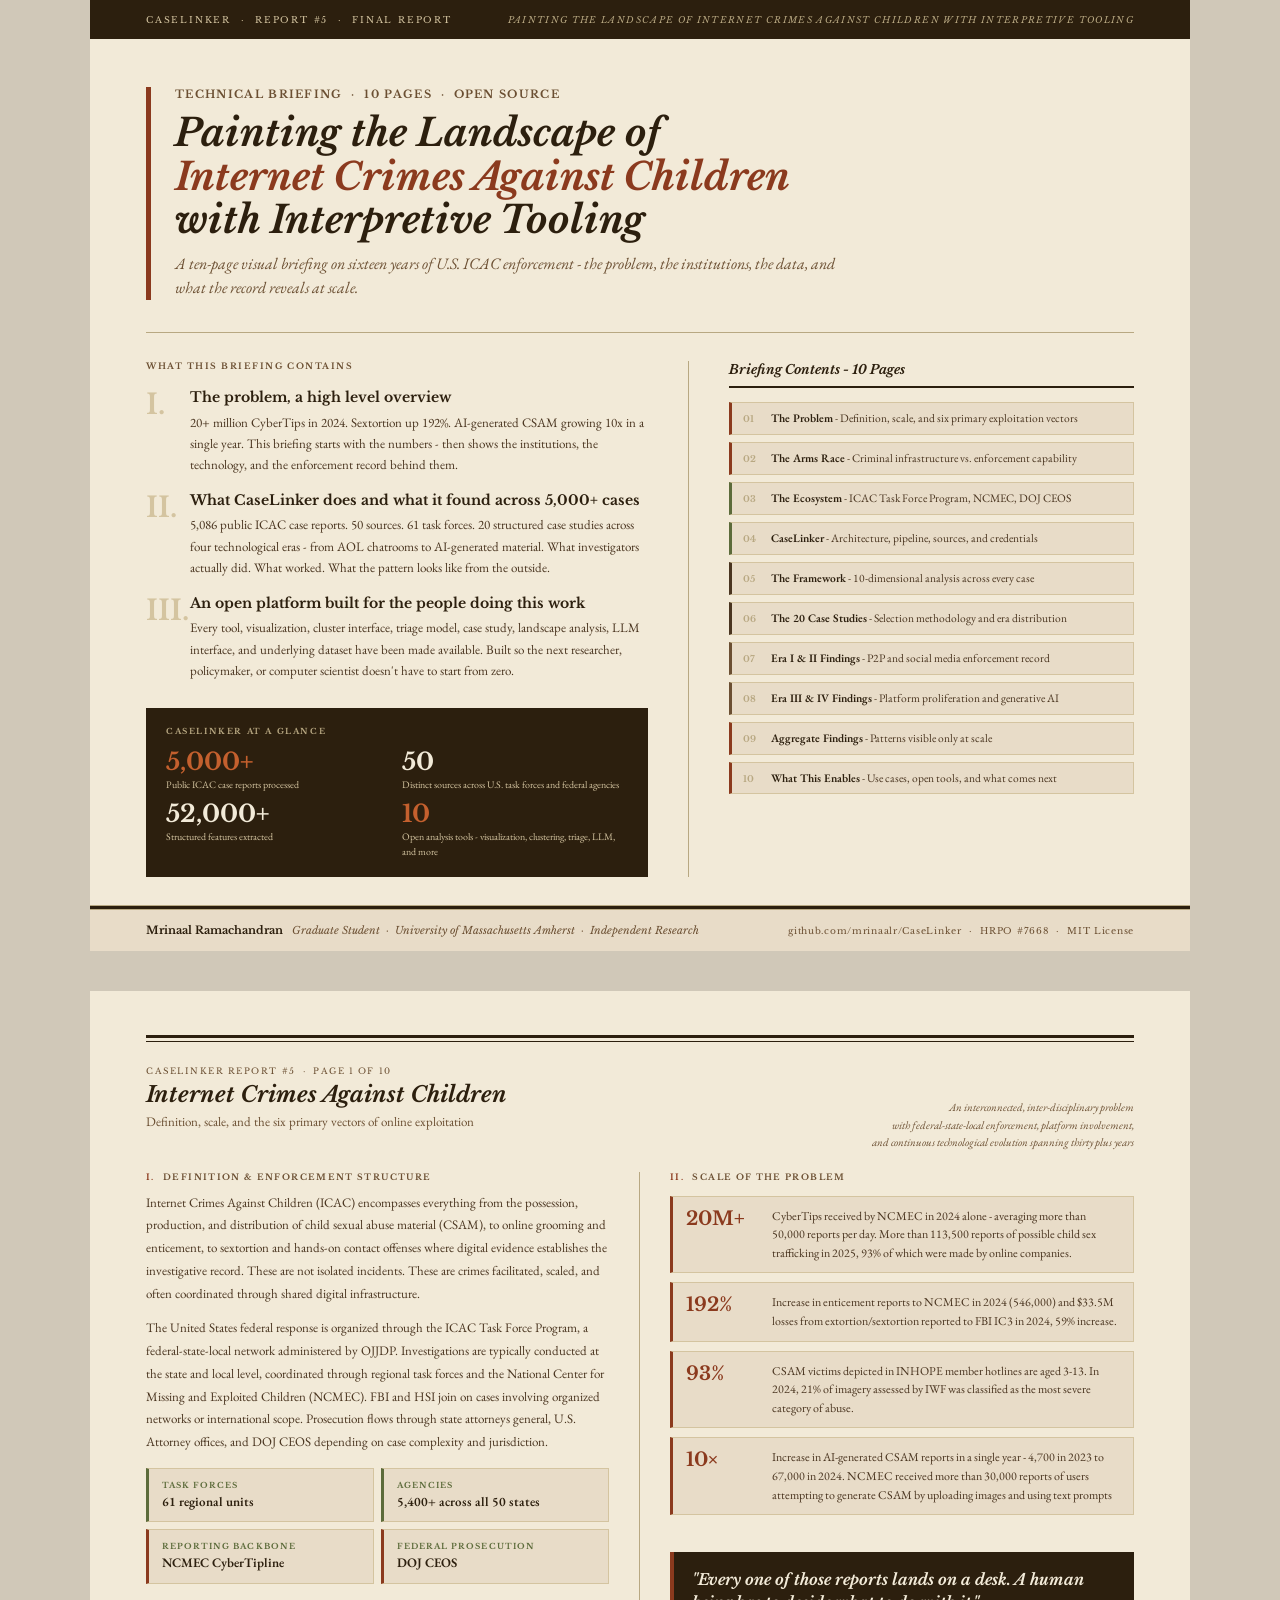
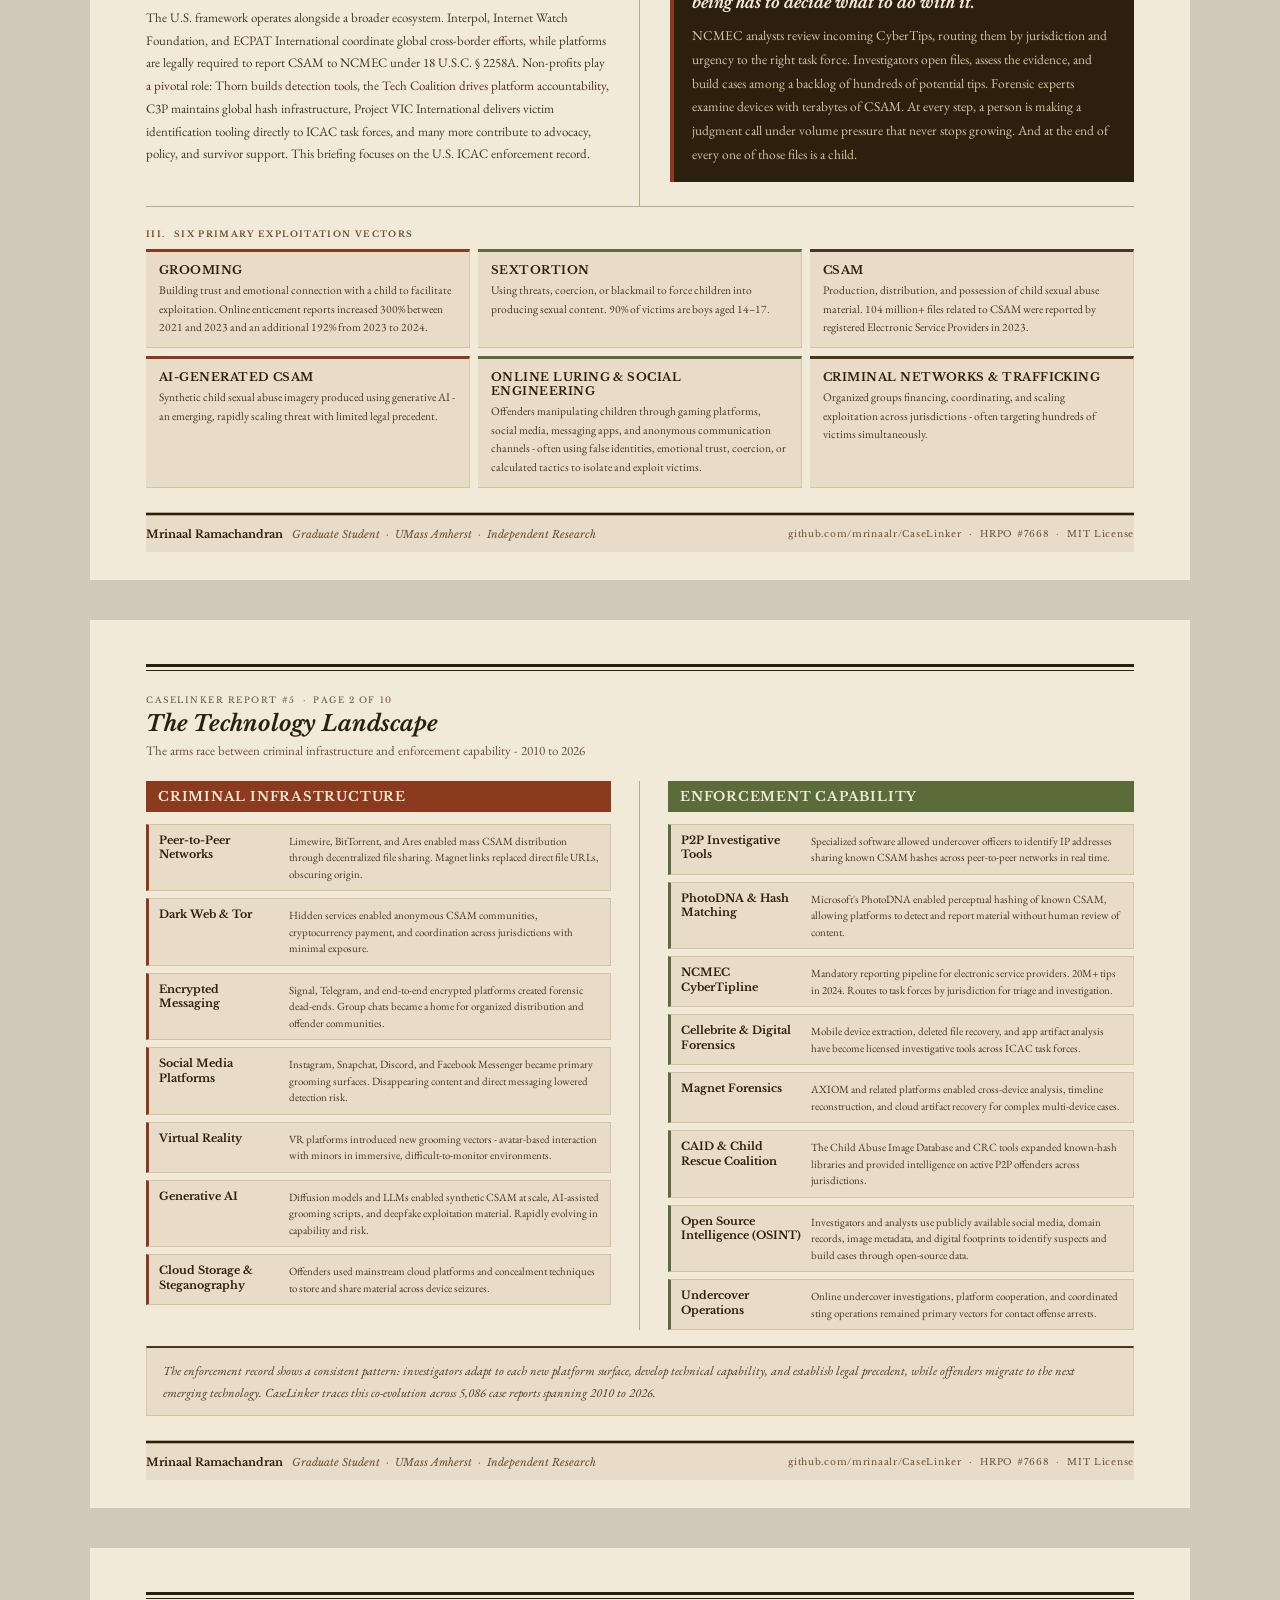
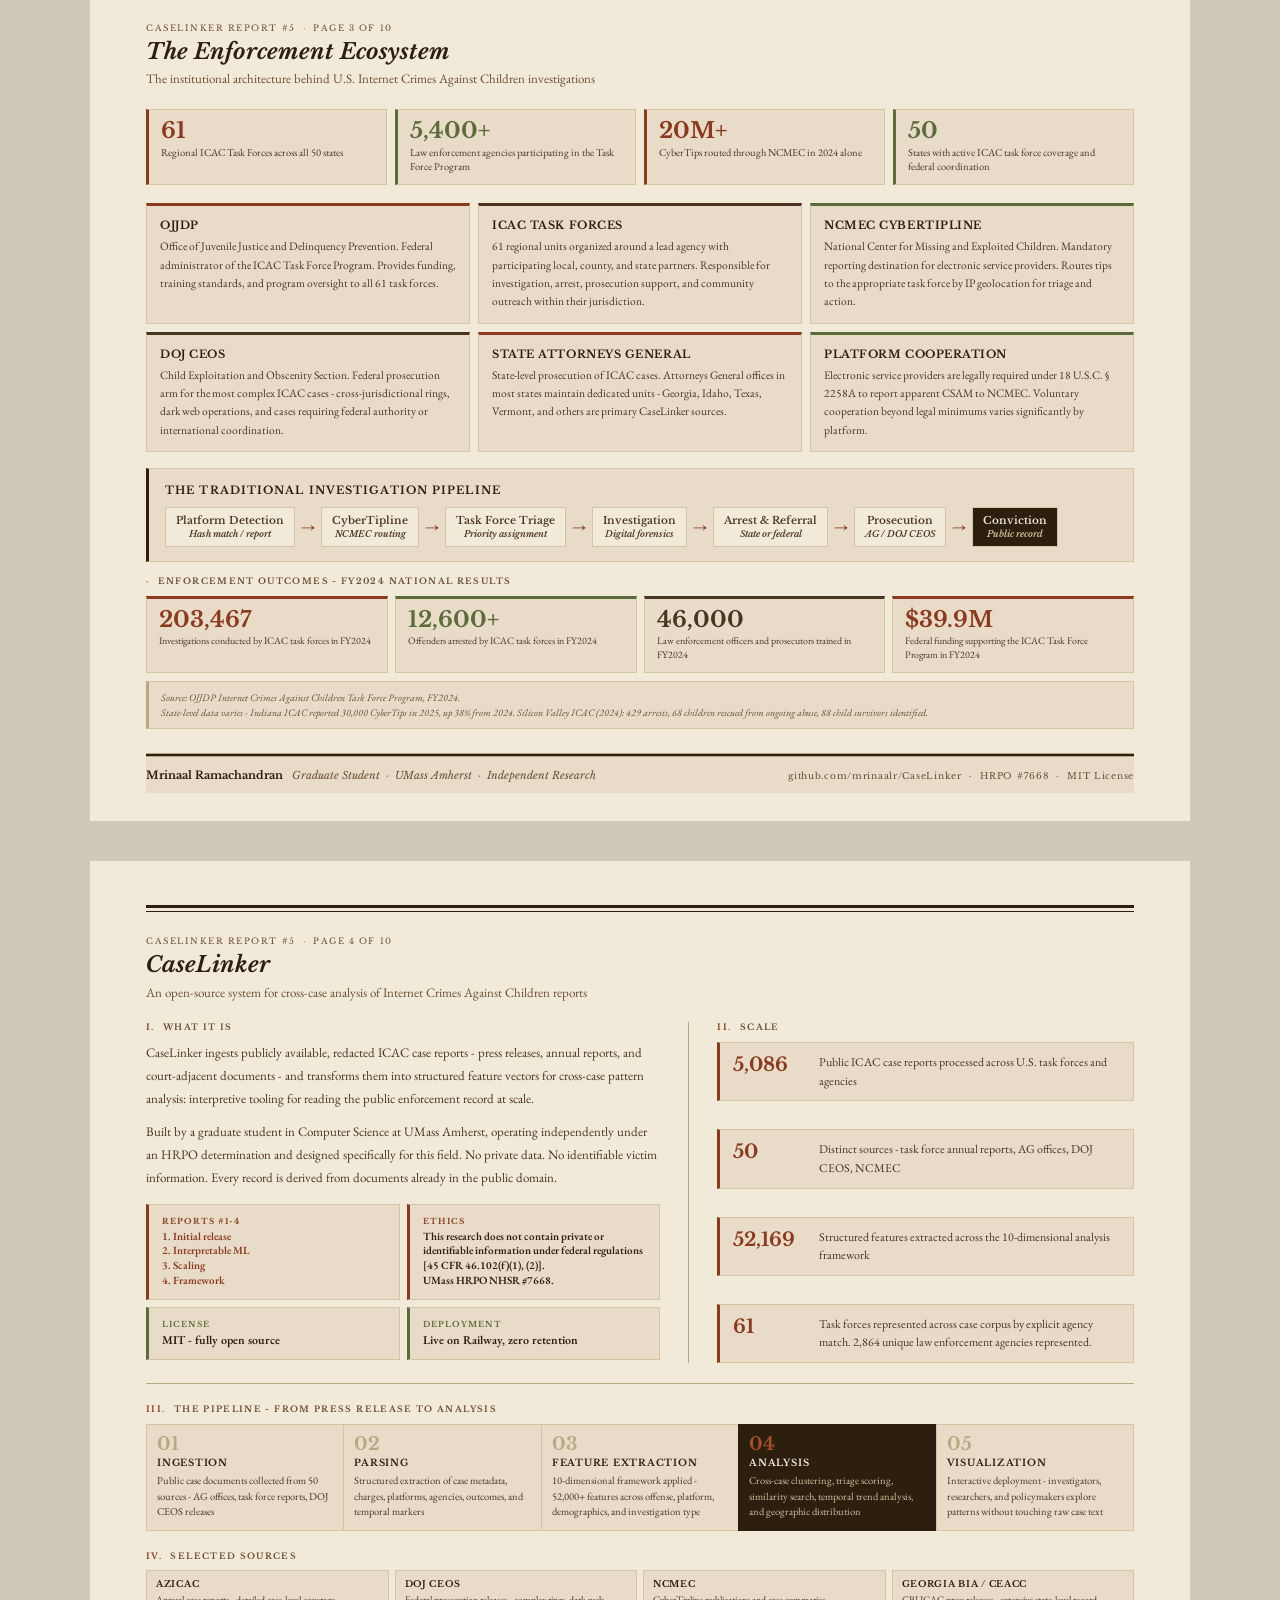
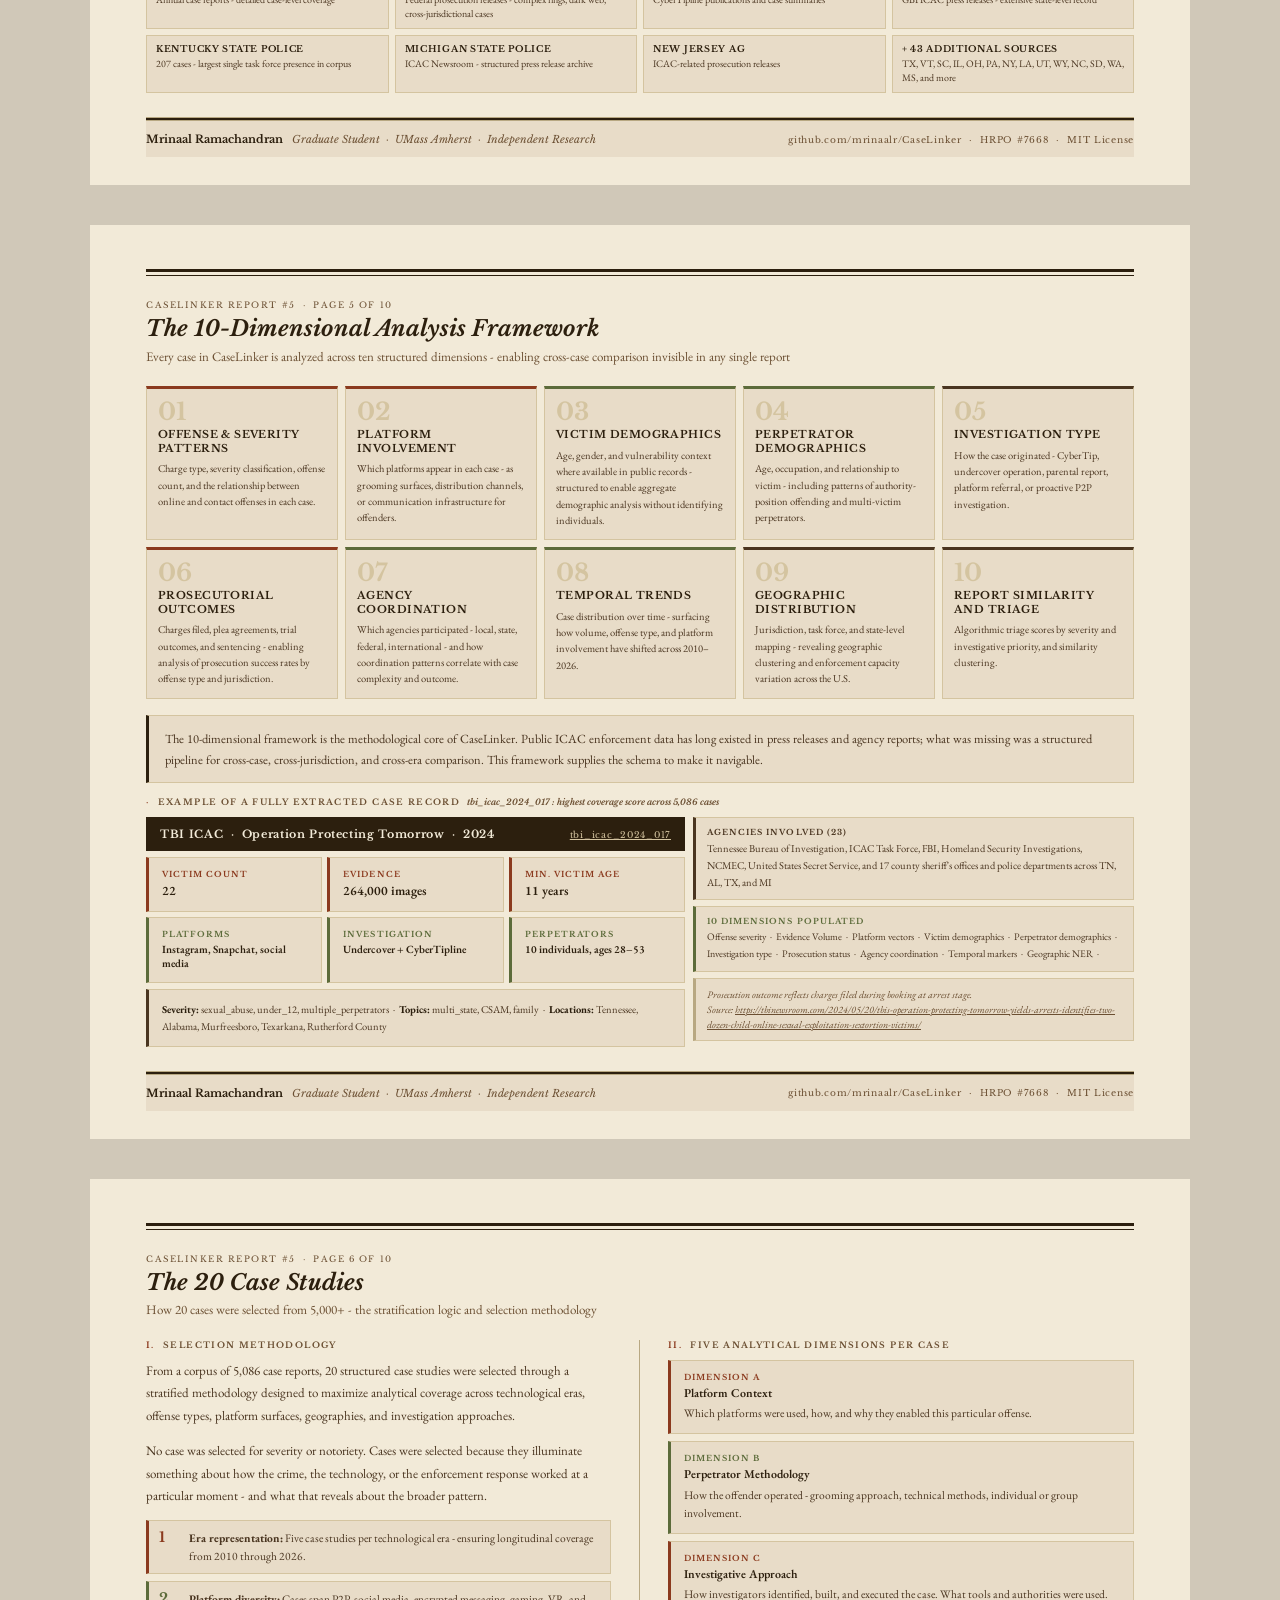
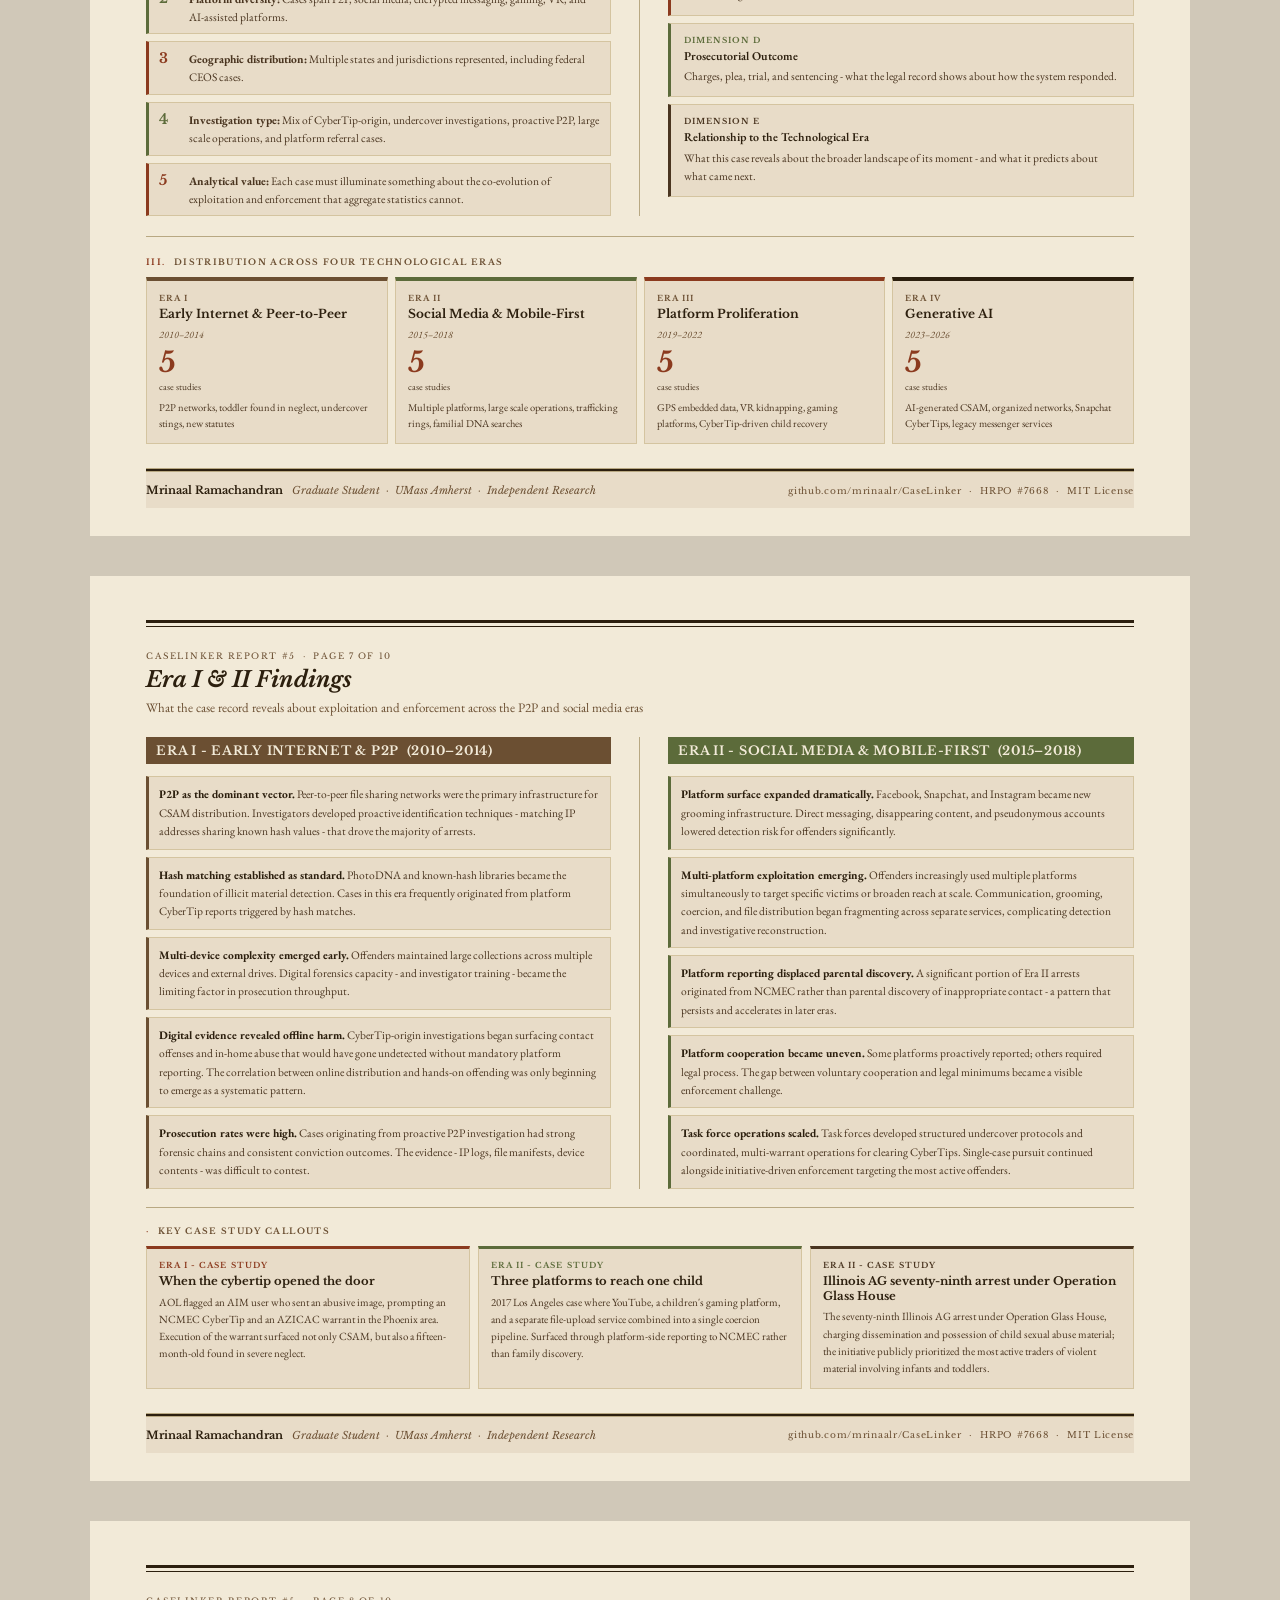
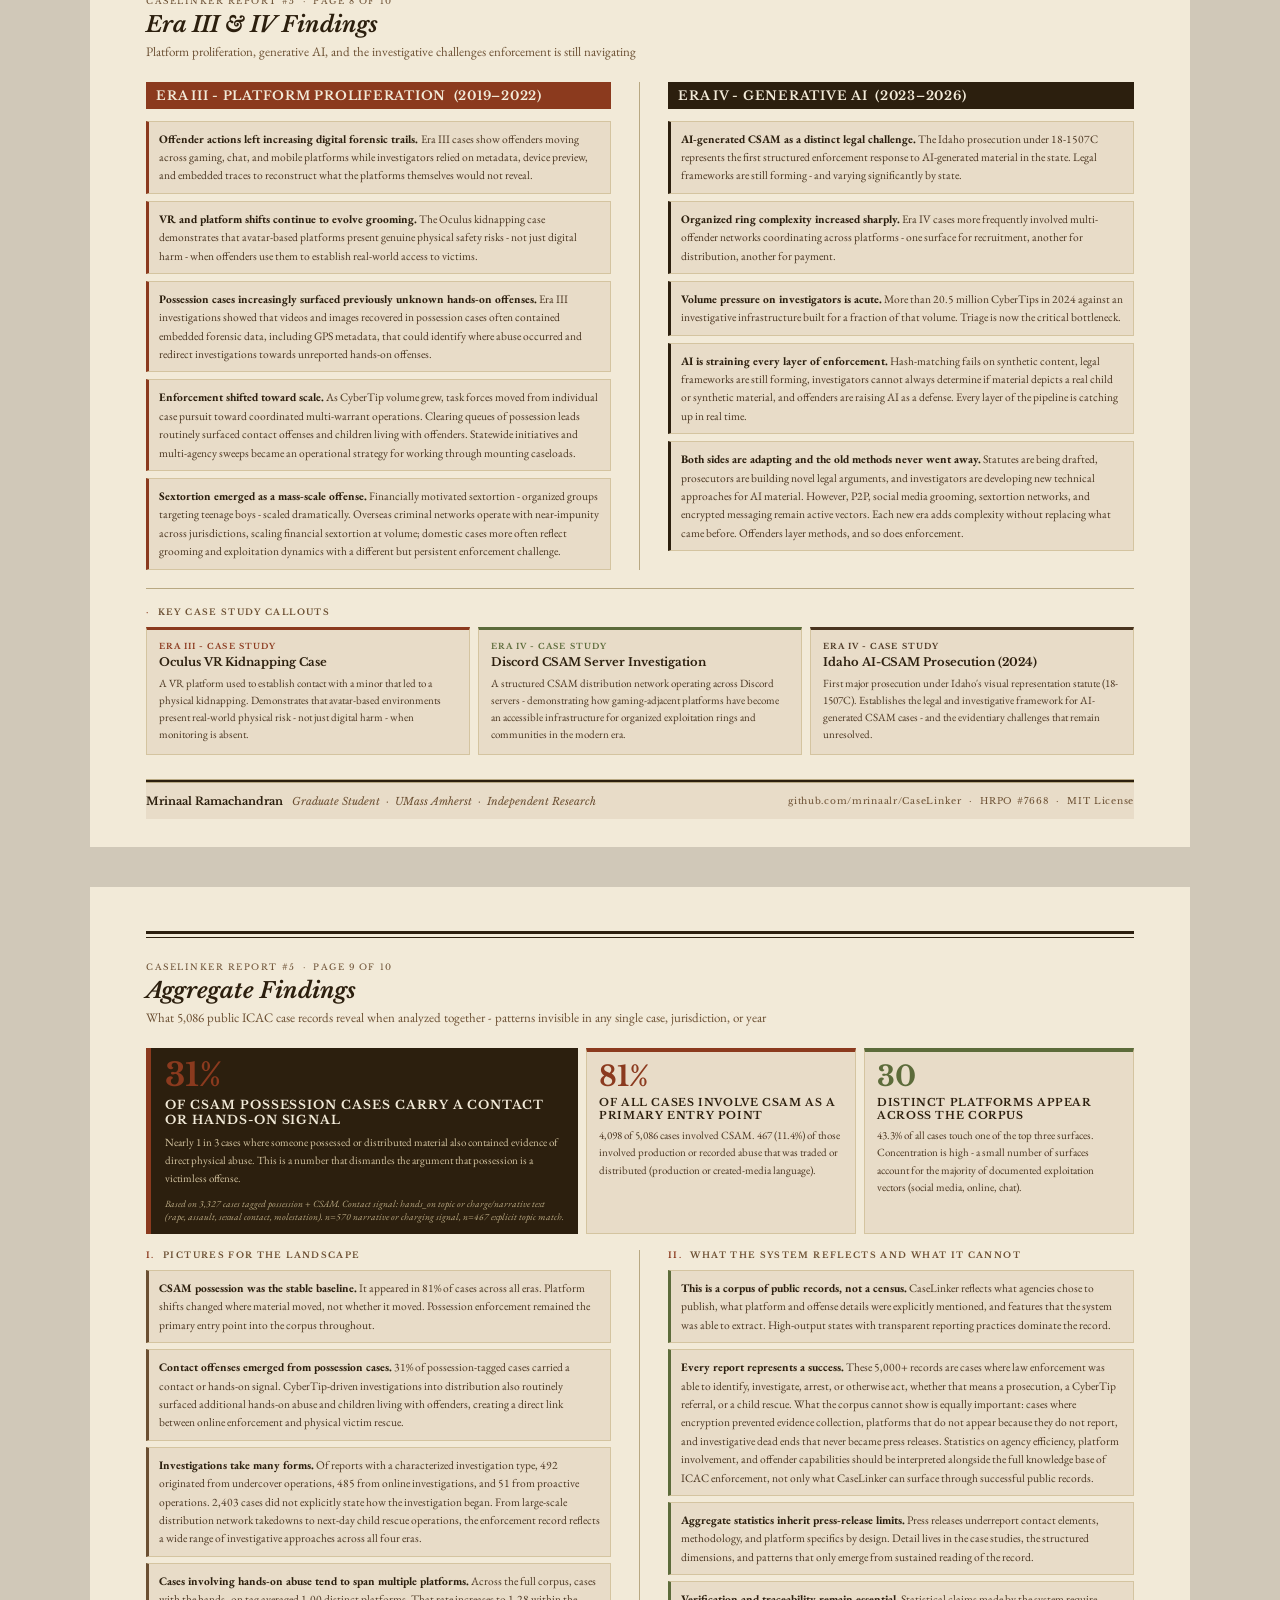
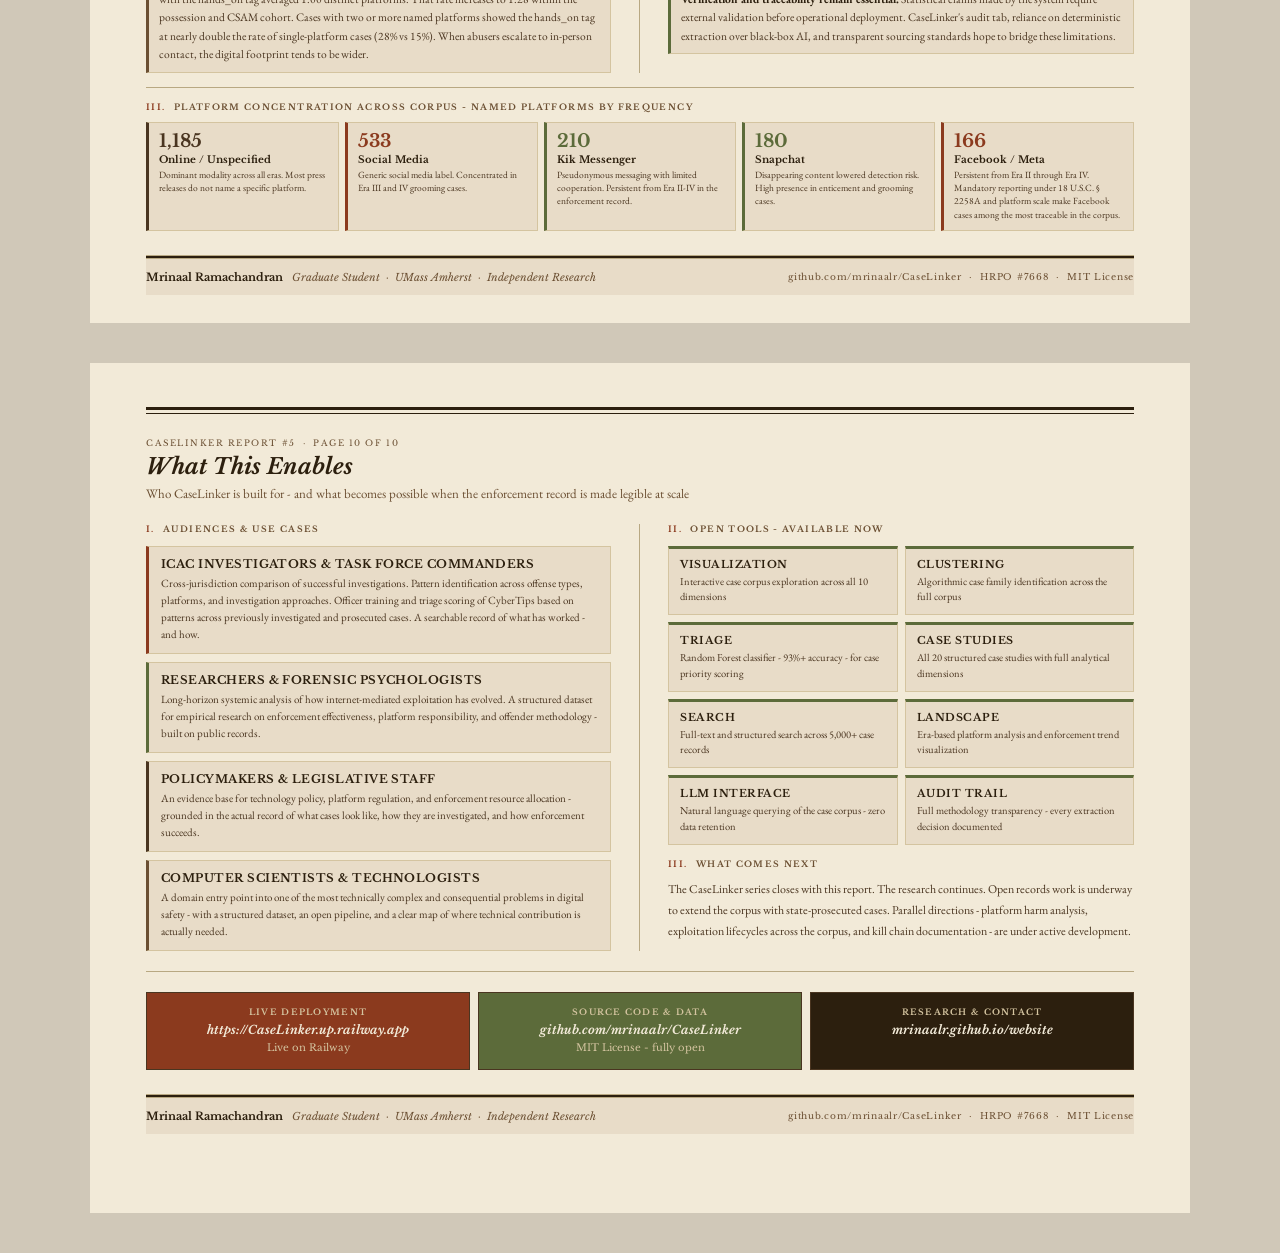
<file: PaintingTheLandscapeOfInternetCrimesAgainstChildrenWithInterpretiveTooling.html>
<!DOCTYPE html>
<html lang="en">
<head>
<meta charset="UTF-8">
<meta name="viewport" content="width=device-width, initial-scale=1.0">
<title>Painting the Landscape of Internet Crimes Against Children with Interpretive Tooling</title>
<link href="https://fonts.googleapis.com/css2?family=EB+Garamond:ital,wght@0,400;0,500;0,600;0,700;1,400;1,500;1,600&family=Libre+Baskerville:ital,wght@0,400;0,700;1,400&display=swap" rel="stylesheet">
<style>
* { margin: 0; padding: 0; box-sizing: border-box; }

:root {
  --cream: #f2ead8;
  --parchment: #e8dcc8;
  --tan: #d4c4a0;
  --tan-light: #e0d4b8;
  --brown: #2c1f0e;
  --brown-mid: #4a3520;
  --brown-light: #6b4f32;
  --rust: #8b3a1e;
  --rust-light: #a84c2a;
  --olive: #5c6b3a;
  --olive-light: #7a8f4e;
  --rule: #b8a882;
  --rule-light: #cfc0a0;
}

@media print {
  .page { page-break-after: always; }
}

body {
  background: #d0c8b8;
  font-family: 'EB Garamond', Georgia, serif;
  color: var(--brown);
}

.page {
  background: var(--cream);
  width: 1100px;
  min-height: 850px;
  margin: 0 auto 40px auto;
  padding: 0;
  position: relative;
}

/* ── COVER PAGE STYLES ── */
.cover-page {
  background: var(--cream);
  width: 1100px;
  min-height: 850px;
  margin: 0 auto 40px auto;
  display: flex;
  flex-direction: column;
}

.top-bar {
  background: var(--brown);
  padding: 14px 56px;
  display: flex;
  justify-content: space-between;
  align-items: center;
}
.top-bar-left {
  font-family: 'Libre Baskerville', serif;
  font-size: 9px;
  letter-spacing: 0.2em;
  text-transform: uppercase;
  color: var(--tan);
}
.top-bar-right {
  font-family: 'Libre Baskerville', serif;
  font-size: 9px;
  letter-spacing: 0.15em;
  text-transform: uppercase;
  color: var(--rule);
  font-style: italic;
}

.cover-body {
  flex: 1;
  display: flex;
  flex-direction: column;
  padding: 48px 56px 0 56px;
}

.cover-eyebrow {
  font-family: 'Libre Baskerville', serif;
  font-size: 9px;
  letter-spacing: 0.22em;
  text-transform: uppercase;
  color: var(--rust);
  margin-bottom: 14px;
}

.title-block {
  border-left: 5px solid var(--rust);
  padding-left: 24px;
  margin-bottom: 32px;
}

.report-label {
  font-family: 'Libre Baskerville', serif;
  font-size: 11px;
  font-weight: 700;
  letter-spacing: 0.12em;
  text-transform: uppercase;
  color: var(--brown-light);
  margin-bottom: 10px;
}

.main-title {
  font-family: 'Libre Baskerville', serif;
  font-size: 38px;
  font-weight: 700;
  font-style: italic;
  color: var(--brown);
  line-height: 1.15;
  margin-bottom: 10px;
}

.main-title span { color: var(--rust); }

.cover-subtitle {
  font-family: 'EB Garamond', serif;
  font-size: 16px;
  color: var(--brown-light);
  line-height: 1.5;
  font-style: italic;
  max-width: 680px;
}

.cover-rule {
  width: 100%;
  height: 1px;
  background: var(--rule);
  margin-bottom: 28px;
}

.cover-content-row {
  display: grid;
  grid-template-columns: 1.1fr 0.9fr;
  gap: 0;
  flex: 1;
  margin-bottom: 28px;
}

.cover-left {
  padding-right: 40px;
  border-right: 1px solid var(--rule);
}

.cover-right {
  padding-left: 40px;
}

.inside-label {
  font-family: 'Libre Baskerville', serif;
  font-size: 8.5px;
  font-weight: 700;
  letter-spacing: 0.18em;
  text-transform: uppercase;
  color: var(--brown-light);
  margin-bottom: 18px;
}

.bullet-list {
  display: flex;
  flex-direction: column;
  gap: 16px;
  margin-bottom: 26px;
}

.bullet-item {
  display: flex;
  gap: 16px;
  align-items: flex-start;
}

.bullet-num {
  font-family: 'Libre Baskerville', serif;
  font-size: 28px;
  font-weight: 700;
  color: var(--tan);
  line-height: 1;
  min-width: 28px;
  padding-top: 2px;
}

.bullet-title {
  font-family: 'Libre Baskerville', serif;
  font-size: 14px;
  font-weight: 700;
  color: var(--brown);
  margin-bottom: 5px;
  line-height: 1.25;
}

.bullet-desc {
  font-size: 13px;
  line-height: 1.65;
  color: var(--brown-mid);
}

.scale-block {
  background: var(--brown);
  padding: 18px 20px;
}

.scale-label {
  font-family: 'Libre Baskerville', serif;
  font-size: 8px;
  font-weight: 700;
  letter-spacing: 0.2em;
  text-transform: uppercase;
  color: var(--rule);
  margin-bottom: 14px;
}

.scale-grid {
  display: grid;
  grid-template-columns: 1fr 1fr;
  gap: 10px;
}

.scale-num {
  font-family: 'Libre Baskerville', serif;
  font-size: 24px;
  font-weight: 700;
  color: var(--cream);
  line-height: 1;
  margin-bottom: 3px;
}
.scale-num.rust { color: #c4602e; }

.scale-desc {
  font-size: 10px;
  line-height: 1.5;
  color: var(--tan);
}

/* BRIEFING CONTENTS - RIGHT SIDE */
.pages-label {
  font-family: 'Libre Baskerville', serif;
  font-size: 13px;
  font-weight: 700;
  font-style: italic;
  color: var(--brown);
  margin-bottom: 14px;
  padding-bottom: 8px;
  border-bottom: 2px solid var(--brown);
}

.pages-list {
  display: flex;
  flex-direction: column;
  gap: 7px;
}

.page-item {
  display: flex;
  gap: 12px;
  align-items: baseline;
  padding: 8px 11px;
  background: var(--parchment);
  border: 1px solid var(--tan);
  border-left: 3px solid var(--rule);
}

.page-item:nth-child(1)  { border-left-color: var(--rust); }
.page-item:nth-child(2)  { border-left-color: var(--rust); }
.page-item:nth-child(3)  { border-left-color: var(--olive); }
.page-item:nth-child(4)  { border-left-color: var(--olive); }
.page-item:nth-child(5)  { border-left-color: var(--brown-mid); }
.page-item:nth-child(6)  { border-left-color: var(--brown-mid); }
.page-item:nth-child(7)  { border-left-color: var(--brown-light); }
.page-item:nth-child(8)  { border-left-color: var(--brown-light); }
.page-item:nth-child(9)  { border-left-color: var(--rust); }
.page-item:nth-child(10) { border-left-color: var(--rust); }

.page-num {
  font-family: 'Libre Baskerville', serif;
  font-size: 9px;
  font-weight: 700;
  color: var(--rule);
  min-width: 16px;
}

.page-name {
  font-size: 11.5px;
  color: var(--brown-mid);
  line-height: 1.3;
}

.page-name strong { color: var(--brown); font-weight: 600; }

/* COVER BOTTOM */
.bottom-rule-top  { width: 100%; height: 1px; background: var(--rule); }
.bottom-rule-thick { width: 100%; height: 3px; background: var(--brown); }

.bottom-bar {
  background: var(--parchment);
  border-top: 1px solid var(--rule);
  padding: 13px 56px;
  display: flex;
  justify-content: space-between;
  align-items: center;
}

.bottom-left {
  font-family: 'Libre Baskerville', serif;
  font-size: 11px;
  font-weight: 700;
  color: var(--brown);
}
.bottom-left span {
  font-weight: 400;
  font-style: italic;
  color: var(--brown-light);
  font-size: 10.5px;
}

.bottom-creds {
  font-size: 9px;
  letter-spacing: 0.08em;
  color: var(--brown-light);
  font-family: 'Libre Baskerville', serif;
  line-height: 1.7;
  text-align: right;
}

/* ── SHARED INNER-PAGE ELEMENTS ── */
.inner-page {
  padding: 44px 56px 28px 56px;
}

.top-rule-thick { width: 100%; height: 3px; background: var(--brown); margin-bottom: 3px; }
.top-rule-thin  { width: 100%; height: 1px; background: var(--brown); margin-bottom: 24px; }
.rule-h         { width: 100%; height: 1px; background: var(--rule); }
.rule-h-thick   { width: 100%; height: 2px; background: var(--brown); }

.page-eyebrow {
  font-family: 'Libre Baskerville', serif;
  font-size: 8.5px;
  letter-spacing: 0.18em;
  text-transform: uppercase;
  color: var(--brown-light);
  margin-bottom: 6px;
}

.page-title {
  font-family: 'Libre Baskerville', serif;
  font-size: 22px;
  font-weight: 700;
  font-style: italic;
  color: var(--brown);
  line-height: 1.2;
  margin-bottom: 4px;
}

.page-subtitle {
  font-size: 13px;
  color: var(--brown-light);
  margin-bottom: 20px;
  line-height: 1.5;
}

.section-label {
  font-family: 'Libre Baskerville', serif;
  font-size: 8.5px;
  font-weight: 700;
  letter-spacing: 0.16em;
  text-transform: uppercase;
  color: var(--brown-light);
  margin-bottom: 10px;
}

.roman { color: var(--rust); margin-right: 5px; }

.body-text { font-size: 13px; line-height: 1.75; color: var(--brown-mid); }

.footer-wrap { margin-top: 24px; }
.footer {
  display: flex;
  justify-content: space-between;
  align-items: center;
  font-size: 8.5px;
  letter-spacing: 0.07em;
  color: var(--brown-light);
  font-family: 'Libre Baskerville', serif;
  padding-top: 8px;
}
.footer-left  { font-style: italic; }
.footer-right { text-align: right; }

/* ── TILE STYLES ── */
.tile { background: var(--parchment); border: 1px solid var(--tan); padding: 11px 13px; }
.tile.rust-accent  { border-left: 3px solid var(--rust); }
.tile.olive-accent { border-left: 3px solid var(--olive); }
.tile.brown-accent { border-left: 3px solid var(--brown-mid); }
.tile.rust-top     { border-top: 3px solid var(--rust); border-left: none; }
.tile.olive-top    { border-top: 3px solid var(--olive); border-left: none; }
.tile.brown-top    { border-top: 3px solid var(--brown-mid); border-left: none; }

.tile-label { font-size: 8px; font-weight: 700; letter-spacing: 0.13em; text-transform: uppercase; color: var(--olive); margin-bottom: 3px; font-family: 'Libre Baskerville', serif; }
.tile-label.rust  { color: var(--rust); }
.tile-label.brown { color: var(--brown-mid); }
.tile-value { font-size: 13px; font-weight: 600; color: var(--brown); line-height: 1.35; }
.tile-body  { font-size: 11.5px; line-height: 1.6; color: var(--brown-mid); }
.tile-name  { font-family: 'Libre Baskerville', serif; font-size: 11.5px; font-weight: 700; color: var(--brown); margin-bottom: 4px; text-transform: uppercase; letter-spacing: 0.04em; }

.stat-row { display: flex; align-items: flex-start; gap: 14px; padding: 10px 13px; background: var(--parchment); border: 1px solid var(--tan); border-left: 3px solid var(--rust); }
.stat-number { font-family: 'Libre Baskerville', serif; font-size: 19px; font-weight: 700; color: var(--rust); line-height: 1; white-space: nowrap; min-width: 72px; padding-top: 2px; }
.stat-desc   { font-size: 12px; line-height: 1.55; color: var(--brown-mid); }

/* ══ PAGE 1 ══ */
#p1 .header-row { display: flex; justify-content: space-between; align-items: flex-end; margin-bottom: 20px; }
#p1 .header-right { text-align: right; font-size: 11px; color: var(--brown-light); font-style: italic; line-height: 1.6; }
#p1 .main-grid { display: grid; grid-template-columns: 1fr 1fr; gap: 0; }
#p1 .section-definition { padding-right: 30px; padding-bottom: 24px; border-right: 1px solid var(--rule); border-bottom: 1px solid var(--rule); }
#p1 .section-scale { padding-left: 30px; padding-bottom: 24px; border-bottom: 1px solid var(--rule); }
#p1 .section-vectors { grid-column: 1/3; padding-top: 22px; }
#p1 .infra-grid { display: grid; grid-template-columns: 1fr 1fr; gap: 7px; margin-top: 14px; }
#p1 .vectors-grid { display: grid; grid-template-columns: repeat(3,1fr); gap: 8px; }

/* ══ PAGE 2 ══ */
#p2 .two-col { display: grid; grid-template-columns: 1fr 1fr; gap: 0; margin-bottom: 16px; }
#p2 .col-offense { padding-right: 28px; border-right: 1px solid var(--rule); }
#p2 .col-enforce { padding-left: 28px; }
#p2 .col-header { font-family: 'Libre Baskerville', serif; font-size: 13px; font-weight: 700; letter-spacing: 0.06em; text-transform: uppercase; padding: 7px 12px; margin-bottom: 12px; }
#p2 .col-header.offense { background: var(--rust); color: var(--cream); }
#p2 .col-header.enforce { background: var(--olive); color: var(--cream); }
#p2 .tech-list { display: flex; flex-direction: column; gap: 7px; }
#p2 .tech-item { display: flex; gap: 10px; align-items: flex-start; padding: 8px 10px; background: var(--parchment); border: 1px solid var(--tan); }
#p2 .tech-item.offense-item { border-left: 3px solid var(--rust); }
#p2 .tech-item.enforce-item { border-left: 3px solid var(--olive); }
#p2 .tech-name { font-family: 'Libre Baskerville', serif; font-size: 11px; font-weight: 700; color: var(--brown); min-width: 120px; line-height: 1.3; }
#p2 .tech-desc { font-size: 11px; line-height: 1.5; color: var(--brown-mid); }
#p2 .bottom-note { background: var(--parchment); border: 1px solid var(--tan); border-top: 2px solid var(--brown-mid); padding: 12px 16px; font-size: 12.5px; line-height: 1.7; color: var(--brown-mid); font-style: italic; }

/* ══ PAGE 3 ══ */
#p3 .numbers-row { display: grid; grid-template-columns: repeat(4,1fr); gap: 8px; margin-bottom: 18px; }
#p3 .num-tile { background: var(--parchment); border: 1px solid var(--tan); border-left: 3px solid var(--rust); padding: 10px 12px; }
#p3 .num-tile.olive { border-left-color: var(--olive); }
#p3 .num-big { font-family: 'Libre Baskerville', serif; font-size: 22px; font-weight: 700; color: var(--rust); line-height: 1; margin-bottom: 3px; }
#p3 .num-tile.olive .num-big { color: var(--olive); }
#p3 .num-label { font-size: 10.5px; color: var(--brown-mid); line-height: 1.4; }
#p3 .ecosystem-grid { display: grid; grid-template-columns: 1fr 1fr 1fr; gap: 8px; margin-bottom: 16px; }
#p3 .eco-tile { background: var(--parchment); border: 1px solid var(--tan); border-top: 3px solid var(--brown-mid); padding: 12px 13px; }
#p3 .eco-tile.rust  { border-top-color: var(--rust); }
#p3 .eco-tile.olive { border-top-color: var(--olive); }
#p3 .eco-name { font-family: 'Libre Baskerville', serif; font-size: 11px; font-weight: 700; text-transform: uppercase; letter-spacing: 0.05em; color: var(--brown); margin-bottom: 5px; }
#p3 .eco-body { font-size: 11.5px; line-height: 1.6; color: var(--brown-mid); }
#p3 .pipeline { background: var(--parchment); border: 1px solid var(--tan); border-left: 3px solid var(--brown); padding: 14px 16px; }
#p3 .pipeline-title { font-family: 'Libre Baskerville', serif; font-size: 11px; font-weight: 700; text-transform: uppercase; letter-spacing: 0.1em; color: var(--brown); margin-bottom: 10px; }
#p3 .pipeline-flow { display: flex; align-items: center; gap: 6px; flex-wrap: wrap; }
#p3 .pipeline-step { background: var(--cream); border: 1px solid var(--tan); padding: 6px 10px; font-size: 10.5px; font-weight: 600; color: var(--brown-mid); font-family: 'Libre Baskerville', serif; text-align: center; white-space: nowrap; }
#p3 .pipeline-arrow { font-size: 14px; color: var(--rust); font-weight: 700; }

/* ══ PAGE 4 ══ */
#p4 .top-row { display: grid; grid-template-columns: 1.1fr 0.9fr; gap: 0; margin-bottom: 20px; padding-bottom: 20px; border-bottom: 1px solid var(--rule); }
#p4 .top-left { padding-right: 28px; border-right: 1px solid var(--rule); }
#p4 .top-right { padding-left: 28px; }
#p4 .cred-grid { display: grid; grid-template-columns: 1fr 1fr; gap: 7px; margin-top: 14px; }
#p4 .pipeline-row { display: flex; align-items: stretch; gap: 0; margin-bottom: 20px; }
#p4 .pipe-step { flex: 1; background: var(--parchment); border: 1px solid var(--tan); border-right: none; padding: 10px 10px; }
#p4 .pipe-step:last-child { border-right: 1px solid var(--tan); }
#p4 .pipe-step-num  { font-family: 'Libre Baskerville', serif; font-size: 18px; font-weight: 700; color: var(--rule); line-height: 1; margin-bottom: 4px; }
#p4 .pipe-step-name { font-family: 'Libre Baskerville', serif; font-size: 9.5px; font-weight: 700; text-transform: uppercase; letter-spacing: 0.08em; color: var(--brown); margin-bottom: 4px; }
#p4 .pipe-step-desc { font-size: 10.5px; line-height: 1.5; color: var(--brown-mid); }
#p4 .pipe-step.highlight { background: var(--brown); border-color: var(--brown); }
#p4 .pipe-step.highlight .pipe-step-num  { color: var(--rust-light); }
#p4 .pipe-step.highlight .pipe-step-name { color: var(--cream); }
#p4 .pipe-step.highlight .pipe-step-desc { color: var(--tan); }
#p4 .sources-grid { display: grid; grid-template-columns: repeat(4,1fr); gap: 6px; }
#p4 .source-tile { background: var(--parchment); border: 1px solid var(--tan); padding: 7px 9px; font-size: 10px; line-height: 1.4; color: var(--brown-mid); }
#p4 .source-tile strong { display: block; font-size: 9px; text-transform: uppercase; letter-spacing: 0.08em; color: var(--brown); margin-bottom: 2px; font-family: 'Libre Baskerville', serif; }

/* ══ PAGE 5 ══ */
#p5 .dim-grid { display: grid; grid-template-columns: repeat(5,1fr); gap: 7px; margin-bottom: 16px; }
#p5 .dim-tile { background: var(--parchment); border: 1px solid var(--tan); padding: 11px 11px; }
#p5 .dim-num  { font-family: 'Libre Baskerville', serif; font-size: 24px; font-weight: 700; color: var(--tan); line-height: 1; margin-bottom: 4px; }
#p5 .dim-name { font-family: 'Libre Baskerville', serif; font-size: 10.5px; font-weight: 700; color: var(--brown); text-transform: uppercase; letter-spacing: 0.04em; margin-bottom: 5px; line-height: 1.3; }
#p5 .dim-desc { font-size: 10.5px; line-height: 1.55; color: var(--brown-mid); }
#p5 .dim-tile:nth-child(1)  { border-top: 3px solid var(--rust); }
#p5 .dim-tile:nth-child(2)  { border-top: 3px solid var(--rust); }
#p5 .dim-tile:nth-child(3)  { border-top: 3px solid var(--olive); }
#p5 .dim-tile:nth-child(4)  { border-top: 3px solid var(--olive); }
#p5 .dim-tile:nth-child(5)  { border-top: 3px solid var(--brown-mid); }
#p5 .dim-tile:nth-child(6)  { border-top: 3px solid var(--rust); }
#p5 .dim-tile:nth-child(7)  { border-top: 3px solid var(--olive); }
#p5 .dim-tile:nth-child(8)  { border-top: 3px solid var(--olive); }
#p5 .dim-tile:nth-child(9)  { border-top: 3px solid var(--brown-mid); }
#p5 .dim-tile:nth-child(10) { border-top: 3px solid var(--brown-mid); }
#p5 .framework-note { background: var(--parchment); border: 1px solid var(--tan); border-left: 3px solid var(--brown); padding: 12px 16px; font-size: 12.5px; line-height: 1.7; color: var(--brown-mid); }

/* ══ PAGE 6 ══ */
#p6 .selection-grid { display: grid; grid-template-columns: 1fr 1fr; gap: 0; margin-bottom: 20px; padding-bottom: 20px; border-bottom: 1px solid var(--rule); }
#p6 .sel-left  { padding-right: 28px; border-right: 1px solid var(--rule); }
#p6 .sel-right { padding-left: 28px; }
#p6 .criteria-list { display: flex; flex-direction: column; gap: 7px; margin-top: 12px; }
#p6 .criteria-item { display: flex; gap: 10px; align-items: flex-start; background: var(--parchment); border: 1px solid var(--tan); border-left: 3px solid var(--rust); padding: 8px 10px; }
#p6 .criteria-item.olive { border-left-color: var(--olive); }
#p6 .criteria-num  { font-family: 'Libre Baskerville', serif; font-size: 14px; font-weight: 700; color: var(--rust); min-width: 20px; line-height: 1.2; }
#p6 .criteria-item.olive .criteria-num { color: var(--olive); }
#p6 .criteria-text { font-size: 11.5px; line-height: 1.55; color: var(--brown-mid); }
#p6 .era-distribution { display: grid; grid-template-columns: repeat(4,1fr); gap: 7px; }
#p6 .era-tile { background: var(--parchment); border: 1px solid var(--tan); padding: 12px 12px; }
#p6 .era-tile:nth-child(1) { border-top: 4px solid var(--brown-light); }
#p6 .era-tile:nth-child(2) { border-top: 4px solid var(--olive); }
#p6 .era-tile:nth-child(3) { border-top: 4px solid var(--rust); }
#p6 .era-tile:nth-child(4) { border-top: 4px solid var(--brown); }
#p6 .era-label  { font-size: 8px; font-weight: 700; letter-spacing: 0.13em; text-transform: uppercase; color: var(--brown-light); margin-bottom: 3px; font-family: 'Libre Baskerville', serif; }
#p6 .era-name   { font-family: 'Libre Baskerville', serif; font-size: 12px; font-weight: 700; color: var(--brown); margin-bottom: 6px; line-height: 1.3; }
#p6 .era-years  { font-size: 10px; color: var(--brown-light); margin-bottom: 8px; font-style: italic; }
#p6 .era-cases  { font-family: 'Libre Baskerville', serif; font-size: 28px; font-weight: 700; color: var(--rust); line-height: 1; margin-bottom: 3px; }
#p6 .era-cases-label { font-size: 9.5px; color: var(--brown-mid); }
#p6 .era-platforms    { font-size: 10.5px; color: var(--brown-mid); line-height: 1.5; margin-top: 7px; }

/* ══ PAGES 7 & 8 SHARED ══ */
.era-findings-grid { display: grid; grid-template-columns: 1fr 1fr; gap: 0; margin-bottom: 18px; padding-bottom: 18px; border-bottom: 1px solid var(--rule); }
.era-col-1 { padding-right: 28px; border-right: 1px solid var(--rule); }
.era-col-2 { padding-left: 28px; }
.era-col-header { font-family: 'Libre Baskerville', serif; font-size: 12.5px; font-weight: 700; text-transform: uppercase; letter-spacing: 0.06em; padding: 6px 10px; margin-bottom: 12px; color: var(--cream); }
.era-col-header.era1 { background: var(--brown-light); }
.era-col-header.era2 { background: var(--olive); }
.era-col-header.era3 { background: var(--rust); }
.era-col-header.era4 { background: var(--brown); }
.finding-list { display: flex; flex-direction: column; gap: 7px; }
.finding-item { background: var(--parchment); border: 1px solid var(--tan); border-left: 3px solid var(--brown-light); padding: 8px 10px; font-size: 11.5px; line-height: 1.6; color: var(--brown-mid); }
.finding-item.era2 { border-left-color: var(--olive); }
.finding-item.era3 { border-left-color: var(--rust); }
.finding-item.era4 { border-left-color: var(--brown); }
.finding-item strong { color: var(--brown); font-weight: 700; }
.case-callouts { display: grid; grid-template-columns: repeat(3,1fr); gap: 8px; }
.callout-tile { background: var(--parchment); border: 1px solid var(--tan); border-top: 3px solid var(--rust); padding: 11px 12px; }
.callout-tile:nth-child(2) { border-top-color: var(--olive); }
.callout-tile:nth-child(3) { border-top-color: var(--brown-mid); }
.callout-label { font-size: 8px; font-weight: 700; letter-spacing: 0.13em; text-transform: uppercase; color: var(--rust); margin-bottom: 4px; font-family: 'Libre Baskerville', serif; }
.callout-tile:nth-child(2) .callout-label { color: var(--olive); }
.callout-tile:nth-child(3) .callout-label { color: var(--brown-mid); }
.callout-title { font-family: 'Libre Baskerville', serif; font-size: 11.5px; font-weight: 700; color: var(--brown); margin-bottom: 5px; line-height: 1.3; }
.callout-body  { font-size: 11px; line-height: 1.55; color: var(--brown-mid); }

/* ══ PAGE 9 ══ */
#p9 .agg-top { display: grid; grid-template-columns: 1fr 1fr 1fr; gap: 8px; margin-bottom: 16px; padding-bottom: 16px; border-bottom: 1px solid var(--rule); }
#p9 .agg-big-tile { background: var(--parchment); border: 1px solid var(--tan); border-top: 3px solid var(--rust); padding: 12px 14px; }
#p9 .agg-big-tile:nth-child(2) { border-top-color: var(--olive); }
#p9 .agg-big-tile:nth-child(3) { border-top-color: var(--brown-mid); }
#p9 .agg-big-num { font-family: 'Libre Baskerville', serif; font-size: 32px; font-weight: 700; color: var(--rust); line-height: 1; margin-bottom: 4px; }
#p9 .agg-big-tile:nth-child(2) .agg-big-num { color: var(--olive); }
#p9 .agg-big-tile:nth-child(3) .agg-big-num { color: var(--brown-mid); }
#p9 .agg-big-label { font-size: 10.5px; color: var(--brown-mid); line-height: 1.5; margin-bottom: 6px; }
#p9 .agg-big-sub   { font-size: 10px; color: var(--brown-light); font-style: italic; line-height: 1.4; }
#p9 .agg-mid { display: grid; grid-template-columns: 1fr 1fr; gap: 0; margin-bottom: 16px; padding-bottom: 16px; border-bottom: 1px solid var(--rule); }
#p9 .agg-mid-left  { padding-right: 28px; border-right: 1px solid var(--rule); }
#p9 .agg-mid-right { padding-left: 28px; }
#p9 .finding-item.olive { border-left-color: var(--olive); }
#p9 .agg-bottom { display: grid; grid-template-columns: repeat(4,1fr); gap: 7px; }
#p9 .platform-tile { background: var(--parchment); border: 1px solid var(--tan); border-left: 3px solid var(--brown-mid); padding: 9px 10px; }
#p9 .platform-name { font-family: 'Libre Baskerville', serif; font-size: 11px; font-weight: 700; color: var(--brown); margin-bottom: 3px; }
#p9 .platform-stat  { font-size: 10.5px; color: var(--brown-mid); line-height: 1.5; }

/* ══ PAGE 10 ══ */
#p10 .use-case-grid { display: grid; grid-template-columns: 1fr 1fr; gap: 0; margin-bottom: 20px; padding-bottom: 20px; border-bottom: 1px solid var(--rule); }
#p10 .uc-left  { padding-right: 28px; border-right: 1px solid var(--rule); }
#p10 .uc-right { padding-left: 28px; }
#p10 .audience-list { display: flex; flex-direction: column; gap: 8px; margin-top: 12px; }
#p10 .audience-tile { background: var(--parchment); border: 1px solid var(--tan); border-left: 3px solid var(--rust); padding: 10px 12px; }
#p10 .audience-tile:nth-child(2) { border-left-color: var(--olive); }
#p10 .audience-tile:nth-child(3) { border-left-color: var(--brown-mid); }
#p10 .audience-tile:nth-child(4) { border-left-color: var(--brown-light); }
#p10 .audience-name { font-family: 'Libre Baskerville', serif; font-size: 11.5px; font-weight: 700; color: var(--brown); margin-bottom: 4px; text-transform: uppercase; letter-spacing: 0.04em; }
#p10 .audience-desc { font-size: 11px; line-height: 1.55; color: var(--brown-mid); }
#p10 .tools-grid { display: grid; grid-template-columns: 1fr 1fr; gap: 7px; margin-top: 12px; }
#p10 .tool-tile { background: var(--parchment); border: 1px solid var(--tan); border-top: 3px solid var(--olive); padding: 9px 11px; }
#p10 .tool-name { font-family: 'Libre Baskerville', serif; font-size: 10.5px; font-weight: 700; text-transform: uppercase; letter-spacing: 0.05em; color: var(--brown); margin-bottom: 3px; }
#p10 .tool-desc { font-size: 10.5px; color: var(--brown-mid); line-height: 1.5; }
#p10 .cta-row { display: grid; grid-template-columns: repeat(3,1fr); gap: 8px; }
#p10 .cta-tile { background: var(--brown); border: 1px solid var(--brown-mid); padding: 14px 16px; text-align: center; }
#p10 .cta-tile.rust-bg  { background: var(--rust); }
#p10 .cta-tile.olive-bg { background: var(--olive); }
#p10 .cta-label { font-size: 8.5px; font-weight: 700; letter-spacing: 0.15em; text-transform: uppercase; color: var(--tan); margin-bottom: 5px; font-family: 'Libre Baskerville', serif; }
#p10 .cta-value { font-family: 'Libre Baskerville', serif; font-size: 12px; font-weight: 700; color: var(--cream); line-height: 1.35; font-style: italic; }
</style>
</head>
<body>

<!-- ══════════════════════════════════════
     COVER PAGE
══════════════════════════════════════ -->
<div class="cover-page">
  <div class="top-bar">
    <div class="top-bar-left">CaseLinker &nbsp;·&nbsp; Report #5 &nbsp;·&nbsp; Final Report</div>
    <div class="top-bar-right">Painting the Landscape of Internet Crimes Against Children with Interpretive Tooling</div>
  </div>

  <div class="cover-body">
    <div class="title-block">
      <div class="report-label">Technical Briefing &nbsp;·&nbsp; 10 Pages &nbsp;·&nbsp; Open Source</div>
      <div class="main-title">Painting the Landscape of<br><span>Internet Crimes Against Children</span><br>with Interpretive Tooling</div>
      <div class="cover-subtitle">A ten-page visual briefing on sixteen years of U.S. ICAC enforcement - the problem, the institutions, the data, and what the record reveals at scale.</div>
    </div>

    <div class="cover-rule"></div>

    <div class="cover-content-row">

      <div class="cover-left">
        <div class="inside-label">What This Briefing Contains</div>
        <div class="bullet-list">
          <div class="bullet-item">
            <div class="bullet-num">I.</div>
            <div class="bullet-content">
              <div class="bullet-title">The problem, a high level overview</div>
              <div class="bullet-desc">20+ million CyberTips in 2024. Sextortion up 192%. AI-generated CSAM growing 10x in a single year. This briefing starts with the numbers - then shows the institutions, the technology, and the enforcement record behind them.</div>
            </div>
          </div>
          <div class="bullet-item">
            <div class="bullet-num">II.</div>
            <div class="bullet-content">
              <div class="bullet-title">What CaseLinker does and what it found across 5,000+ cases</div>
              <div class="bullet-desc">5,086 public ICAC case reports. 50 sources. 61 task forces. 20 structured case studies across four technological eras - from AOL chatrooms to AI-generated material. What investigators actually did. What worked. What the pattern looks like from the outside.</div>
            </div>
          </div>
          <div class="bullet-item">
            <div class="bullet-num">III.</div>
            <div class="bullet-content">
              <div class="bullet-title">An open platform built for the people doing this work</div>
              <div class="bullet-desc">Every tool, visualization, cluster interface, triage model, case study, landscape analysis, LLM interface, and underlying dataset have been made available. Built so the next researcher, policymaker, or computer scientist doesn't have to start from zero.</div>
            </div>
          </div>
        </div>

        <div class="scale-block">
          <div class="scale-label">CaseLinker at a Glance</div>
          <div class="scale-grid">
            <div class="scale-item"><div class="scale-num rust">5,000+</div><div class="scale-desc">Public ICAC case reports processed</div></div>
            <div class="scale-item"><div class="scale-num">50</div><div class="scale-desc">Distinct sources across U.S. task forces and federal agencies</div></div>
            <div class="scale-item"><div class="scale-num">52,000+</div><div class="scale-desc">Structured features extracted</div></div>
            <div class="scale-item"><div class="scale-num rust">10</div><div class="scale-desc">Open analysis tools - visualization, clustering, triage, LLM, and more</div></div>
          </div>
        </div>
      </div>

      <div class="cover-right">
        <div class="pages-label">Briefing Contents - 10 Pages</div>
        
        <div class="pages-list">
          <div class="page-item"><div class="page-num">01</div><div class="page-name"><strong>The Problem</strong> - Definition, scale, and six primary exploitation vectors</div></div>
          <div class="page-item"><div class="page-num">02</div><div class="page-name"><strong>The Arms Race</strong> - Criminal infrastructure vs. enforcement capability</div></div>
          <div class="page-item"><div class="page-num">03</div><div class="page-name"><strong>The Ecosystem</strong> - ICAC Task Force Program, NCMEC, DOJ CEOS</div></div>
          <div class="page-item"><div class="page-num">04</div><div class="page-name"><strong>CaseLinker</strong> - Architecture, pipeline, sources, and credentials</div></div>
          <div class="page-item"><div class="page-num">05</div><div class="page-name"><strong>The Framework</strong> - 10-dimensional analysis across every case</div></div>
          <div class="page-item"><div class="page-num">06</div><div class="page-name"><strong>The 20 Case Studies</strong> - Selection methodology and era distribution</div></div>
          <div class="page-item"><div class="page-num">07</div><div class="page-name"><strong>Era I &amp; II Findings</strong> - P2P and social media enforcement record</div></div>
          <div class="page-item"><div class="page-num">08</div><div class="page-name"><strong>Era III &amp; IV Findings</strong> - Platform proliferation and generative AI</div></div>
          <div class="page-item"><div class="page-num">09</div><div class="page-name"><strong>Aggregate Findings</strong> - Patterns visible only at scale</div></div>
          <div class="page-item"><div class="page-num">10</div><div class="page-name"><strong>What This Enables</strong> - Use cases, open tools, and what comes next</div></div>
        </div>

      
      </div>



    </div>
  </div>

  <div class="bottom-rule-top"></div>
  <div class="bottom-rule-thick"></div>
  <div class="bottom-bar">
    <div class="bottom-left">
      Mrinaal Ramachandran &nbsp;&nbsp;<span>Graduate Student &nbsp;·&nbsp; University of Massachusetts Amherst &nbsp;·&nbsp; Independent Research</span>
    </div>
    <div class="bottom-creds">
      github.com/mrinaalr/CaseLinker &nbsp;·&nbsp; HRPO #7668 &nbsp;·&nbsp; MIT License
    </div>
  </div>
</div>

<!-- ══════════════════════════════════════
     PAGE 1 - THE PROBLEM
══════════════════════════════════════ -->
<div class="page" id="p1">
<div class="inner-page">
  <div class="top-rule-thick"></div>
  <div class="top-rule-thin"></div>

  <div class="header-row">
    <div>
      <div class="page-eyebrow">CaseLinker Report #5 &nbsp;·&nbsp; Page 1 of 10</div>
      <div class="page-title">Internet Crimes Against Children</div>
      <div class="page-subtitle">Definition, scale, and the six primary vectors of online exploitation</div>
    </div>
    <div class="header-right">An interconnected, inter-disciplinary problem <br> with federal-state-local enforcement, platform involvement, <br> and continuous technological evolution spanning thirty plus years</div>
  </div>

  <div class="main-grid">
    <div class="section-definition">
      <div class="section-label"><span class="roman">I.</span> Definition &amp; Enforcement Structure</div>
      <p class="body-text" style="margin-bottom:12px;">Internet Crimes Against Children (ICAC) encompasses everything from the possession, production, and distribution of child sexual abuse material (CSAM), to online grooming and enticement, to sextortion and hands-on contact offenses where digital evidence establishes the investigative record. These are not isolated incidents. These are crimes facilitated, scaled, and often coordinated through shared digital infrastructure.</p>
      <p class="body-text">The United States federal response is organized through the ICAC Task Force Program, a federal-state-local network administered by OJJDP. Investigations are typically conducted at the state and local level, coordinated through regional task forces and the National Center for Missing and Exploited Children (NCMEC). FBI and HSI join on cases involving organized networks or international scope. Prosecution flows through state attorneys general, U.S. Attorney offices, and DOJ CEOS depending on case complexity and jurisdiction.</p>      <div class="infra-grid">
        <div class="tile olive-accent"><div class="tile-label">Task Forces</div><div class="tile-value">61 regional units</div></div>
        <div class="tile olive-accent"><div class="tile-label">Agencies</div><div class="tile-value">5,400+ across all 50 states</div></div>
        <div class="tile rust-accent"><div class="tile-label">Reporting Backbone</div><div class="tile-value">NCMEC CyberTipline</div></div>
        <div class="tile rust-accent"><div class="tile-label">Federal Prosecution</div><div class="tile-value">DOJ CEOS</div></div>
      </div>
      <p class="body-text" style="margin-bottom:14px;"> <br> The U.S. framework operates alongside a broader ecosystem. Interpol, Internet Watch Foundation, and ECPAT International coordinate global cross-border efforts, while platforms are legally required to report CSAM to NCMEC under 18 U.S.C. § 2258A. Non-profits play a pivotal role: Thorn builds detection tools, the Tech Coalition drives platform accountability, C3P maintains global hash infrastructure, Project VIC International delivers victim identification tooling directly to ICAC task forces, and many more contribute to advocacy, policy, and survivor support. This briefing focuses on the U.S. ICAC enforcement record.</p>
    </div>

    <div class="section-scale">
      <div class="section-label"><span class="roman">II.</span> Scale of the Problem</div>
      <p class="body-text" style="margin-bottom:14px;"></p>
      <div style="display:flex;flex-direction:column;gap:9px;">
    
        <div class="stat-row">
          <div class="stat-number">
            <a href="https://www.missingkids.org/gethelpnow/cybertipline/cybertiplinedata" target="_blank" style="color:var(--rust);text-decoration:none;">20M+</a>
          </div>
          <div class="stat-desc">CyberTips received by NCMEC in 2024 alone - averaging more than 50,000 reports per day. <a href="https://www.missingkids.org/theissues/trafficking" target="_blank" style="color:inherit;text-decoration:none;">More than 113,500 reports of possible child sex trafficking in 2025, 93% of which were made by online companies.</a></div>        </div>
    
          <div class="stat-row">
            <div class="stat-number">
              <a href="https://www.missingkids.org/gethelpnow/cybertipline/cybertiplinedata" target="_blank" style="color:var(--rust);text-decoration:none;">192%</a>
            </div>
            <div class="stat-desc">Increase in enticement reports to NCMEC in 2024 (546,000) and <a href="https://www.ic3.gov/AnnualReport/Reports/2024_IC3Report.pdf" target="_blank" style="color:inherit;text-decoration:none;">$33.5M losses from extortion/sextortion reported to FBI IC3 in 2024, 59% increase.</a></div>
          </div>

          <div class="stat-row">
            <div class="stat-number">
              <a href="https://inhope.org/EN/articles/inhope-annual-report-2024" target="_blank" style="color:var(--rust);text-decoration:none;">93%</a>
            </div>

            <div class="stat-desc">CSAM victims depicted in INHOPE member hotlines are aged 3-13. <a href="https://www.iwf.org.uk/annual-data-insights-report-2024/data-and-insights/analysis-by-severity/" target="_blank" style="color:inherit;text-decoration:none;">In 2024, 21% of imagery assessed by IWF was classified as the most severe category of abuse.</a></div>          
          
          </div>


        <div class="stat-row">
          <div class="stat-number">
            <a href="https://www.missingkids.org/theissues/generative-ai" target="_blank" style="color:var(--rust);text-decoration:none;">10×</a>
          </div>
          <div class="stat-desc">Increase in AI-generated CSAM reports in a single year - 4,700 in 2023 to 67,000 in 2024. NCMEC received more than 30,000 reports of users attempting to generate CSAM by uploading images and using text prompts</div>
        </div>
    
      </div>
   
    <p class="body-text" style="margin-bottom:14px;"> <br> </p>

      <div style="background:var(--brown);border-left:4px solid var(--rust);padding:16px 18px;margin-top:14px;">
        <div style="font-family:'Libre Baskerville',serif;font-size:15.5px;font-weight:700;font-style:italic;color:var(--cream);line-height:1.5;margin-bottom:10px;">"Every one of those reports lands on a desk. A human being has to decide what to do with it."</div>
        <div style="font-size:13.5px;line-height:1.75;color:var(--tan);">NCMEC analysts review incoming CyberTips, routing them by jurisdiction and urgency to the right task force. Investigators open files, assess the evidence, and build cases among a backlog of hundreds of potential tips. Forensic experts examine devices with terabytes of CSAM. At every step, a person is making a judgment call under volume pressure that never stops growing. And at the end of every one of those files is a child.</div>
      </div>

    </div>

    <div class="section-vectors">
      <div class="section-label"><span class="roman">III.</span> Six Primary Exploitation Vectors</div>
      <div class="vectors-grid">
        <div class="tile rust-top"><div class="tile-name">Grooming</div><div class="tile-body">Building trust and emotional connection with a child to facilitate exploitation. Online enticement reports increased 300% between 2021 and 2023 and an additional 192% from 2023 to 2024.</div></div>
        <div class="tile olive-top"><div class="tile-name">Sextortion</div><div class="tile-body">Using threats, coercion, or blackmail to force children into producing sexual content. <a href="https://info.thorn.org/hubfs/Research/Thorn_TrendsInFinancialSextortion_June2024.pdf" target="_blank" style="color:inherit;text-decoration:none;">90% of victims are boys aged 14–17.</a></div></div>
       
       
        <div class="tile brown-top"><div class="tile-name">CSAM</div><div class="tile-body">Production, distribution, and possession of child sexual abuse material. <a href="https://www.thorn.org/research/child-sexual-abuse-material-csam/" target="_blank" style="color:inherit;text-decoration:none;">104 million+ files related to CSAM were reported by registered Electronic Service Providers in 2023.</a></div></div>       
       
       
        <div class="tile rust-top"><div class="tile-name">AI-Generated CSAM</div><div class="tile-body">Synthetic child sexual abuse imagery produced using generative AI - an emerging, rapidly scaling threat with limited legal precedent.</div></div>
        
        <div class="tile olive-top"><div class="tile-name">Online Luring &amp; Social Engineering</div><div class="tile-body">Offenders manipulating children through gaming platforms, social media, messaging apps, and anonymous communication channels - often using false identities, emotional trust, coercion, or calculated tactics to isolate and exploit victims.</div></div>        
       
       
        <div class="tile brown-top"><div class="tile-name">Criminal Networks &amp; Trafficking</div><div class="tile-body">Organized groups financing, coordinating, and scaling exploitation across jurisdictions - often targeting hundreds of victims simultaneously.</div></div>
      </div>
    </div>
  </div>

  <div class="footer-wrap">
    <div class="rule-h" style="margin-top:16px;"></div>
    <div class="rule-h-thick"></div>
    <div style="background:var(--parchment);border-top:1px solid var(--rule);padding:11px 0;display:flex;justify-content:space-between;align-items:center;">
      <div style="font-family:'Libre Baskerville',serif;font-size:11px;font-weight:700;color:var(--brown);">Mrinaal Ramachandran &nbsp;&nbsp;<span style="font-weight:400;font-style:italic;color:var(--brown-light);font-size:10.5px;">Graduate Student &nbsp;·&nbsp; UMass Amherst &nbsp;·&nbsp; Independent Research</span></div>
      <div style="font-size:9px;letter-spacing:0.08em;color:var(--brown-light);font-family:'Libre Baskerville',serif;text-align:right;">github.com/mrinaalr/CaseLinker &nbsp;·&nbsp; HRPO #7668 &nbsp;·&nbsp; MIT License</div>
    </div>
  </div>
  </div>
</div>
</div>

<!-- ══════════════════════════════════════
     PAGE 2 - THE ARMS RACE
══════════════════════════════════════ -->
<div class="page" id="p2">
<div class="inner-page">
  <div class="top-rule-thick"></div><div class="top-rule-thin"></div>
  <div class="page-eyebrow">CaseLinker Report #5 &nbsp;·&nbsp; Page 2 of 10</div>
  <div class="page-title">The Technology Landscape</div>
  <div class="page-subtitle">The arms race between criminal infrastructure and enforcement capability - 2010 to 2026</div>

  <div class="two-col">
    <div class="col-offense">
      <div class="col-header offense">Criminal Infrastructure</div>
      <div class="tech-list">
        <div class="tech-item offense-item"><div class="tech-name">Peer-to-Peer Networks</div><div class="tech-desc">Limewire, BitTorrent, and Ares enabled mass CSAM distribution through decentralized file sharing. Magnet links replaced direct file URLs, obscuring origin.</div></div>
        <div class="tech-item offense-item"><div class="tech-name">Dark Web &amp; Tor</div><div class="tech-desc">Hidden services enabled anonymous CSAM communities, cryptocurrency payment, and coordination across jurisdictions with minimal exposure.</div></div>
        <div class="tech-item offense-item"><div class="tech-name">Encrypted Messaging</div><div class="tech-desc">Signal, Telegram, and end-to-end encrypted platforms created forensic dead-ends. Group chats became a home for organized distribution and offender communities.</div></div>
        <div class="tech-item offense-item"><div class="tech-name">Social Media Platforms</div><div class="tech-desc">Instagram, Snapchat, Discord, and Facebook Messenger became primary grooming surfaces. Disappearing content and direct messaging lowered detection risk.</div></div>
        <div class="tech-item offense-item"><div class="tech-name">Virtual Reality</div><div class="tech-desc">VR platforms introduced new grooming vectors - avatar-based interaction with minors in immersive, difficult-to-monitor environments.</div></div>
        <div class="tech-item offense-item"><div class="tech-name">Generative AI</div><div class="tech-desc">Diffusion models and LLMs enabled synthetic CSAM at scale, AI-assisted grooming scripts, and deepfake exploitation material. Rapidly evolving in capability and risk.</div></div>
        <div class="tech-item offense-item"><div class="tech-name">Cloud Storage &amp; Steganography</div><div class="tech-desc">Offenders used mainstream cloud platforms and concealment techniques to store and share material across device seizures.</div></div>
      </div>
    </div>
    <div class="col-enforce">
      <div class="col-header enforce">Enforcement Capability</div>
      <div class="tech-list">
        <div class="tech-item enforce-item"><div class="tech-name">P2P Investigative Tools</div><div class="tech-desc">Specialized software allowed undercover officers to identify IP addresses sharing known CSAM hashes across peer-to-peer networks in real time.</div></div>
        <div class="tech-item enforce-item"><div class="tech-name">PhotoDNA &amp; Hash Matching</div><div class="tech-desc">Microsoft's PhotoDNA enabled perceptual hashing of known CSAM, allowing platforms to detect and report material without human review of content.</div></div>
        <div class="tech-item enforce-item"><div class="tech-name">NCMEC CyberTipline</div><div class="tech-desc">Mandatory reporting pipeline for electronic service providers. 20M+ tips in 2024. Routes to task forces by jurisdiction for triage and investigation.</div></div>
        <div class="tech-item enforce-item"><div class="tech-name">Cellebrite &amp; Digital Forensics</div><div class="tech-desc">Mobile device extraction, deleted file recovery, and app artifact analysis have become licensed investigative tools across ICAC task forces.</div></div>
        <div class="tech-item enforce-item"><div class="tech-name">Magnet Forensics</div><div class="tech-desc">AXIOM and related platforms enabled cross-device analysis, timeline reconstruction, and cloud artifact recovery for complex multi-device cases.</div></div>
        <div class="tech-item enforce-item"><div class="tech-name">CAID &amp; Child Rescue Coalition</div><div class="tech-desc">The Child Abuse Image Database and CRC tools expanded known-hash libraries and provided intelligence on active P2P offenders across jurisdictions.</div></div>
        <div class="tech-item enforce-item"><div class="tech-name">Open Source Intelligence (OSINT)</div><div class="tech-desc">Investigators and analysts use publicly available social media, domain records, image metadata, and digital footprints to identify suspects and build cases through open-source data.</div></div>
        <div class="tech-item enforce-item"><div class="tech-name">Undercover Operations</div><div class="tech-desc">Online undercover investigations, platform cooperation, and coordinated sting operations remained primary vectors for contact offense arrests.</div></div>
      </div>
    </div>
  </div>

  <div class="bottom-note">The enforcement record shows a consistent pattern: investigators adapt to each new platform surface, develop technical capability, and establish legal precedent, while offenders migrate to the next emerging technology. CaseLinker traces this co-evolution across 5,086 case reports spanning 2010 to 2026.</div>

  <div class="footer-wrap">
    <div class="rule-h" style="margin-top:16px;"></div>
    <div class="rule-h-thick"></div>
    <div style="background:var(--parchment);border-top:1px solid var(--rule);padding:11px 0;display:flex;justify-content:space-between;align-items:center;">
      <div style="font-family:'Libre Baskerville',serif;font-size:11px;font-weight:700;color:var(--brown);">Mrinaal Ramachandran &nbsp;&nbsp;<span style="font-weight:400;font-style:italic;color:var(--brown-light);font-size:10.5px;">Graduate Student &nbsp;·&nbsp; UMass Amherst &nbsp;·&nbsp; Independent Research</span></div>
      <div style="font-size:9px;letter-spacing:0.08em;color:var(--brown-light);font-family:'Libre Baskerville',serif;text-align:right;">github.com/mrinaalr/CaseLinker &nbsp;·&nbsp; HRPO #7668 &nbsp;·&nbsp; MIT License</div>
    </div>
  </div>
  </div>
</div>
</div>

<!-- ══════════════════════════════════════
     PAGE 3 - THE ECOSYSTEM
══════════════════════════════════════ -->
<div class="page" id="p3">
<div class="inner-page">
  <div class="top-rule-thick"></div><div class="top-rule-thin"></div>
  <div class="page-eyebrow">CaseLinker Report #5 &nbsp;·&nbsp; Page 3 of 10</div>
  <div class="page-title">The Enforcement Ecosystem</div>
  <div class="page-subtitle">The institutional architecture behind U.S. Internet Crimes Against Children investigations</div>

  <div class="numbers-row">
    <div class="num-tile"><div class="num-big">61</div><div class="num-label">Regional ICAC Task Forces across all 50 states</div></div>
    <div class="num-tile olive"><div class="num-big" style="color:var(--olive);">5,400+</div><div class="num-label">Law enforcement agencies participating in the Task Force Program</div></div>
    <div class="num-tile"><div class="num-big">20M+</div><div class="num-label">CyberTips routed through NCMEC in 2024 alone</div></div>
    <div class="num-tile olive"><div class="num-big" style="color:var(--olive);">50</div><div class="num-label">States with active ICAC task force coverage and federal coordination</div></div>
  </div>

  <div class="ecosystem-grid">
    <div class="eco-tile rust"><div class="eco-name">OJJDP</div><div class="eco-body">Office of Juvenile Justice and Delinquency Prevention. Federal administrator of the ICAC Task Force Program. Provides funding, training standards, and program oversight to all 61 task forces.</div></div>
    <div class="eco-tile"><div class="eco-name">ICAC Task Forces</div><div class="eco-body">61 regional units organized around a lead agency with participating local, county, and state partners. Responsible for investigation, arrest, prosecution support, and community outreach within their jurisdiction.</div></div>
    <div class="eco-tile olive"><div class="eco-name">NCMEC CyberTipline</div><div class="eco-body">National Center for Missing and Exploited Children. Mandatory reporting destination for electronic service providers. Routes tips to the appropriate task force by IP geolocation for triage and action.</div></div>
    <div class="eco-tile"><div class="eco-name">DOJ CEOS</div><div class="eco-body">Child Exploitation and Obscenity Section. Federal prosecution arm for the most complex ICAC cases - cross-jurisdictional rings, dark web operations, and cases requiring federal authority or international coordination.</div></div>
    <div class="eco-tile rust"><div class="eco-name">State Attorneys General</div><div class="eco-body">State-level prosecution of ICAC cases. Attorneys General offices in most states maintain dedicated units - Georgia, Idaho, Texas, Vermont, and others are primary CaseLinker sources.</div></div>
    <div class="eco-tile olive"><div class="eco-name">Platform Cooperation</div><div class="eco-body">Electronic service providers are legally required under 18 U.S.C. § 2258A to report apparent CSAM to NCMEC. Voluntary cooperation beyond legal minimums varies significantly by platform.</div></div>
  </div>

  <div class="pipeline" style="margin-top:16px;">
    <div class="pipeline-title">The Traditional Investigation Pipeline</div>
    <div class="pipeline-flow">
      <div class="pipeline-step">Platform Detection<br><span style="font-size:9px;font-style:italic;">Hash match / report</span></div>
      <div class="pipeline-arrow">→</div>
      <div class="pipeline-step">CyberTipline<br><span style="font-size:9px;font-style:italic;">NCMEC routing</span></div>
      <div class="pipeline-arrow">→</div>
      <div class="pipeline-step">Task Force Triage<br><span style="font-size:9px;font-style:italic;">Priority assignment</span></div>
      <div class="pipeline-arrow">→</div>
      <div class="pipeline-step">Investigation<br><span style="font-size:9px;font-style:italic;">Digital forensics</span></div>
      <div class="pipeline-arrow">→</div>
      <div class="pipeline-step">Arrest &amp; Referral<br><span style="font-size:9px;font-style:italic;">State or federal</span></div>
      <div class="pipeline-arrow">→</div>
      <div class="pipeline-step">Prosecution<br><span style="font-size:9px;font-style:italic;">AG / DOJ CEOS</span></div>
      <div class="pipeline-arrow">→</div>
      <div class="pipeline-step" style="background:var(--brown);color:var(--cream);">Conviction<br><span style="font-size:9px;font-style:italic;color:var(--tan);">Public record</span></div>
    </div>
  </div>

  <!-- ENFORCEMENT OUTCOMES STATS -->
  <div style="margin-top:14px;">
    <div class="section-label"><span class="roman">·</span> Enforcement Outcomes - FY2024 National Results</div>
    <div style="display:grid;grid-template-columns:repeat(4,1fr);gap:7px;margin-bottom:8px;">
      <div style="background:var(--parchment);border:1px solid var(--tan);border-top:3px solid var(--rust);padding:10px 12px;">
        <div style="font-family:'Libre Baskerville',serif;font-size:22px;font-weight:700;color:var(--rust);line-height:1;margin-bottom:3px;">203,467</div>
        <div style="font-size:10px;color:var(--brown-mid);line-height:1.4;">Investigations conducted by ICAC task forces in FY2024</div>
      </div>
      <div style="background:var(--parchment);border:1px solid var(--tan);border-top:3px solid var(--olive);padding:10px 12px;">
        <div style="font-family:'Libre Baskerville',serif;font-size:22px;font-weight:700;color:var(--olive);line-height:1;margin-bottom:3px;">12,600+</div>
        <div style="font-size:10px;color:var(--brown-mid);line-height:1.4;">Offenders arrested by ICAC task forces in FY2024</div>
      </div>
      <div style="background:var(--parchment);border:1px solid var(--tan);border-top:3px solid var(--brown-mid);padding:10px 12px;">
        <div style="font-family:'Libre Baskerville',serif;font-size:22px;font-weight:700;color:var(--brown-mid);line-height:1;margin-bottom:3px;">46,000</div>
        <div style="font-size:10px;color:var(--brown-mid);line-height:1.4;">Law enforcement officers and prosecutors trained in FY2024</div>
      </div>
      <div style="background:var(--parchment);border:1px solid var(--tan);border-top:3px solid var(--rust);padding:10px 12px;">
        <div style="font-family:'Libre Baskerville',serif;font-size:22px;font-weight:700;color:var(--rust);line-height:1;margin-bottom:3px;">$39.9M</div>
        <div style="font-size:10px;color:var(--brown-mid);line-height:1.4;">Federal funding supporting the ICAC Task Force Program in FY2024</div>
      </div>
    </div>
    
    <div style="background:var(--parchment);border:1px solid var(--tan);border-left:3px solid var(--rule);padding:8px 12px;font-size:10px;color:var(--brown-light);font-style:italic;line-height:1.5;">
      <a href="https://ojjdp.ojp.gov/programs/internet-crimes-against-children-task-force-program" target="_blank" style="color:inherit;text-decoration:none;">Source: OJJDP Internet Crimes Against Children Task Force Program, FY2024.</a> <br>
      State-level data varies - <a href="https://www.wbiw.com/2026/02/10/gov-braun-isp-protect-hoosier-children-from-online-predators/" target="_blank" style="color:inherit;text-decoration:none;">Indiana ICAC reported 30,000 CyberTips in 2025, up 38% from 2024.</a> <a href="https://www.sjpd.org/Home/Components/News/News/2269/262" target="_blank" style="color:inherit;text-decoration:none;">Silicon Valley ICAC (2024): 429 arrests, 68 children rescued from ongoing abuse, 88 child survivors identified.</a>
    </div>

  </div>

  <div class="footer-wrap">
    <div class="rule-h" style="margin-top:12px;"></div>
    <div class="rule-h-thick"></div>
    <div style="background:var(--parchment);border-top:1px solid var(--rule);padding:11px 0;display:flex;justify-content:space-between;align-items:center;">
      <div style="font-family:'Libre Baskerville',serif;font-size:11px;font-weight:700;color:var(--brown);">Mrinaal Ramachandran &nbsp;&nbsp;<span style="font-weight:400;font-style:italic;color:var(--brown-light);font-size:10.5px;">Graduate Student &nbsp;·&nbsp; UMass Amherst &nbsp;·&nbsp; Independent Research</span></div>
      <div style="font-size:9px;letter-spacing:0.08em;color:var(--brown-light);font-family:'Libre Baskerville',serif;text-align:right;">github.com/mrinaalr/CaseLinker &nbsp;·&nbsp; HRPO #7668 &nbsp;·&nbsp; MIT License</div>
    </div>
  </div>
  </div>
</div>
</div>

<!-- ══════════════════════════════════════
     PAGE 4 - WHAT IS CASELINKER
══════════════════════════════════════ -->
<div class="page" id="p4">
<div class="inner-page">
  <div class="top-rule-thick"></div><div class="top-rule-thin"></div>
  <div class="page-eyebrow">CaseLinker Report #5 &nbsp;·&nbsp; Page 4 of 10</div>
  <div class="page-title">CaseLinker</div>
  <div class="page-subtitle">An open-source system for cross-case analysis of Internet Crimes Against Children reports</div>

  <div class="top-row">
    <div class="top-left">
      <div class="section-label"><span class="roman">I.</span> What It Is</div>
      <p class="body-text" style="margin-bottom:11px;">CaseLinker ingests publicly available, redacted ICAC case reports - press releases, annual reports, and court-adjacent documents - and transforms them into structured feature vectors for cross-case pattern analysis: interpretive tooling for reading the public enforcement record at scale.</p>
      <p class="body-text">Built by a graduate student in Computer Science at UMass Amherst, operating independently under an HRPO determination and designed specifically for this field. No private data. No identifiable victim information. Every record is derived from documents already in the public domain.</p>
      <div class="cred-grid">
        <div class="tile rust-accent"><div class="tile-label rust">Reports #1-4</div><div class="tile-value" style="font-size:11px;"><a href="https://arxiv.org/pdf/2603.18020" style="color:var(--rust);text-decoration:none;" target="_blank">1. Initial release</a><br><a href="https://mrinaalr.github.io/website/CaseLinker-%20Interpretable%20ML%20Approaches%20for%20Analyzing%20Internet%20Crimes%20Against%20Children%20Reports.pdf" style="color:var(--rust);text-decoration:none;" target="_blank">2. Interpretable ML</a><br><a href="https://mrinaalr.github.io/website/Scaling.pdf" style="color:var(--rust);text-decoration:none;" target="_blank">3. Scaling</a><br><a href="https://mrinaalr.github.io/website/Framework.pdf" style="color:var(--rust);text-decoration:none;" target="_blank">4. Framework</a></div></div>        <div class="tile rust-accent"><div class="tile-label rust">Ethics</div><div class="tile-value" style="font-size:11px;">This research does not contain private or identifiable information under federal regulations [45 CFR 46.102(f)(1), (2)]. <br> UMass HRPO NHSR #7668.</div></div>
        <div class="tile olive-accent"><div class="tile-label">License</div><div class="tile-value" style="font-size:12px;">MIT - fully open source</div></div>
        <div class="tile olive-accent"><div class="tile-label">Deployment</div><div class="tile-value" style="font-size:12px;">Live on Railway, zero retention</div></div>
      </div>
    </div>
    <div class="top-right">
      <div class="section-label"><span class="roman">II.</span> Scale</div>
      <div style="display:flex;flex-direction:column;gap:7px;">
        <div class="stat-row"><div class="stat-number">5,086</div><div class="stat-desc">Public ICAC case reports processed across U.S. task forces and agencies</div></div>
        <p class="body-text" style="margin-bottom:14px;"> </p>
        <div class="stat-row"><div class="stat-number"><a href="https://caselinker.up.railway.app/sources" target="_blank" style="color:var(--rust);text-decoration:none;">50</a></div><div class="stat-desc">Distinct sources - task force annual reports, AG offices, DOJ CEOS, NCMEC</div></div>
        <p class="body-text" style="margin-bottom:14px;"> </p>
        <div class="stat-row"><div class="stat-number">52,169</div><div class="stat-desc">Structured features extracted across the 10-dimensional analysis framework</div></div>
        <p class="body-text" style="margin-bottom:14px;"> </p>
        <div class="stat-row"><div class="stat-number">61</div><div class="stat-desc">Task forces represented across case corpus by explicit agency match. <a href="https://caselinker.up.railway.app/visualization?viz=geographic" target="_blank" style="color:inherit;text-decoration:none;">2,864 unique law enforcement agencies represented.</a></div></div>
      </div>
    </div>
  </div>

  <div class="section-label" style="margin-bottom:10px;"><span class="roman">III.</span> The Pipeline - From Press Release to Analysis</div>
  <div class="pipeline-row">
    <div class="pipe-step"><div class="pipe-step-num">01</div><div class="pipe-step-name">Ingestion</div><div class="pipe-step-desc">Public case documents collected from 50 sources - AG offices, task force reports, DOJ CEOS releases</div></div>
    <div class="pipe-step"><div class="pipe-step-num">02</div><div class="pipe-step-name">Parsing</div><div class="pipe-step-desc">Structured extraction of case metadata, charges, platforms, agencies, outcomes, and temporal markers</div></div>
    <div class="pipe-step"><div class="pipe-step-num">03</div><div class="pipe-step-name">Feature Extraction</div><div class="pipe-step-desc">10-dimensional framework applied - 52,000+ features across offense, platform, demographics, and investigation type</div></div>
    <div class="pipe-step highlight"><div class="pipe-step-num">04</div><div class="pipe-step-name">Analysis</div><div class="pipe-step-desc">Cross-case clustering, triage scoring, similarity search, temporal trend analysis, and geographic distribution</div></div>
    <div class="pipe-step"><div class="pipe-step-num">05</div><div class="pipe-step-name">Visualization</div><div class="pipe-step-desc">Interactive deployment - investigators, researchers, and policymakers explore patterns without touching raw case text</div></div>
  </div>

  <div class="section-label" style="margin-bottom:9px;"><span class="roman">IV.</span> Selected Sources</div>
  <div class="sources-grid">
    <div class="source-tile"><strong>AZICAC</strong>Annual case reports - detailed case-level coverage</div>
    <div class="source-tile"><strong>DOJ CEOS</strong>Federal prosecution releases - complex rings, dark web, cross-jurisdictional cases</div>
    <div class="source-tile"><strong>NCMEC</strong>CyberTipline publications and case summaries</div>
    <div class="source-tile"><strong>Georgia BIA / CEACC</strong>GBI ICAC press releases - extensive state-level record</div>
    <div class="source-tile"><strong>Kentucky State Police</strong>207 cases - largest single task force presence in corpus</div>
    <div class="source-tile"><strong>Michigan State Police</strong>ICAC Newsroom - structured press release archive</div>
    <div class="source-tile"><strong>New Jersey AG</strong>ICAC-related prosecution releases</div>
    <div class="source-tile"><strong>+ 43 additional sources</strong>TX, VT, SC, IL, OH, PA, NY, LA, UT, WY, NC, SD, WA, MS, and more</div>
  </div>

  <div class="footer-wrap">
    <div class="rule-h" style="margin-top:16px;"></div>
    <div class="rule-h-thick"></div>
    <div style="background:var(--parchment);border-top:1px solid var(--rule);padding:11px 0;display:flex;justify-content:space-between;align-items:center;">
      <div style="font-family:'Libre Baskerville',serif;font-size:11px;font-weight:700;color:var(--brown);">Mrinaal Ramachandran &nbsp;&nbsp;<span style="font-weight:400;font-style:italic;color:var(--brown-light);font-size:10.5px;">Graduate Student &nbsp;·&nbsp; UMass Amherst &nbsp;·&nbsp; Independent Research</span></div>
      <div style="font-size:9px;letter-spacing:0.08em;color:var(--brown-light);font-family:'Libre Baskerville',serif;text-align:right;">github.com/mrinaalr/CaseLinker &nbsp;·&nbsp; HRPO #7668 &nbsp;·&nbsp; MIT License</div>
    </div>
  </div>
  </div>
</div>
</div>

<!-- ══════════════════════════════════════
     PAGE 5 - THE 10-DIMENSIONAL FRAMEWORK
══════════════════════════════════════ -->
<div class="page" id="p5">
<div class="inner-page">
  <div class="top-rule-thick"></div><div class="top-rule-thin"></div>
  <div class="page-eyebrow">CaseLinker Report #5 &nbsp;·&nbsp; Page 5 of 10</div>
  <div class="page-title">The 10-Dimensional Analysis Framework</div>
  <div class="page-subtitle">Every case in CaseLinker is analyzed across ten structured dimensions - enabling cross-case comparison invisible in any single report</div>

  <div class="dim-grid">
    <div class="dim-tile"><div class="dim-num">01</div><div class="dim-name">Offense &amp; Severity Patterns</div><div class="dim-desc">Charge type, severity classification, offense count, and the relationship between online and contact offenses in each case.</div></div>
    <div class="dim-tile"><div class="dim-num">02</div><div class="dim-name">Platform Involvement</div><div class="dim-desc">Which platforms appear in each case - as grooming surfaces, distribution channels, or communication infrastructure for offenders.</div></div>
    <div class="dim-tile"><div class="dim-num">03</div><div class="dim-name">Victim Demographics</div><div class="dim-desc">Age, gender, and vulnerability context where available in public records - structured to enable aggregate demographic analysis without identifying individuals.</div></div>
    <div class="dim-tile"><div class="dim-num">04</div><div class="dim-name">Perpetrator Demographics</div><div class="dim-desc">Age, occupation, and relationship to victim - including patterns of authority-position offending and multi-victim perpetrators.</div></div>
    <div class="dim-tile"><div class="dim-num">05</div><div class="dim-name">Investigation Type</div><div class="dim-desc">How the case originated - CyberTip, undercover operation, parental report, platform referral, or proactive P2P investigation.</div></div>
    <div class="dim-tile"><div class="dim-num">06</div><div class="dim-name">Prosecutorial Outcomes</div><div class="dim-desc">Charges filed, plea agreements, trial outcomes, and sentencing - enabling analysis of prosecution success rates by offense type and jurisdiction.</div></div>
    <div class="dim-tile"><div class="dim-num">07</div><div class="dim-name">Agency Coordination</div><div class="dim-desc">Which agencies participated - local, state, federal, international - and how coordination patterns correlate with case complexity and outcome.</div></div>
    <div class="dim-tile"><div class="dim-num">08</div><div class="dim-name">Temporal Trends</div><div class="dim-desc">Case distribution over time - surfacing how volume, offense type, and platform involvement have shifted across 2010–2026.</div></div>
    <div class="dim-tile"><div class="dim-num">09</div><div class="dim-name">Geographic Distribution</div><div class="dim-desc">Jurisdiction, task force, and state-level mapping - revealing geographic clustering and enforcement capacity variation across the U.S.</div></div>
    <div class="dim-tile"><div class="dim-num">10</div><div class="dim-name">Report Similarity and Triage</div><div class="dim-desc">Algorithmic triage scores by severity and investigative priority, and similarity clustering.</div></div>  </div>

  <div class="framework-note" style="margin-top:14px;">The 10-dimensional framework is the methodological core of CaseLinker. Public ICAC enforcement data has long existed in press releases and agency reports; what was missing was a structured pipeline for cross-case, cross-jurisdiction, and cross-era comparison. This framework supplies the schema to make it navigable.</div>

  <!-- PERFECT CASE BLOCK -->
  <div style="margin-top:14px;">
    <div class="section-label"><span class="roman">·</span> Example of a Fully Extracted Case Record &nbsp;<span style="color:var(--brown-light);font-style:italic;text-transform:none;letter-spacing:0;">tbi_icac_2024_017 : highest coverage score across 5,086 cases</span></div>
    <div style="display:grid;grid-template-columns:1.1fr 0.9fr;gap:8px;">

      <div style="display:flex;flex-direction:column;gap:6px;">
        <div style="background:var(--brown);padding:10px 14px;display:flex;justify-content:space-between;align-items:center;">
          <div style="font-family:'Libre Baskerville',serif;font-size:11px;font-weight:700;color:var(--cream);letter-spacing:0.06em;">TBI ICAC &nbsp;·&nbsp; Operation Protecting Tomorrow &nbsp;·&nbsp; 2024</div>
          <div style="font-size:9px;color:var(--tan);font-family:'Libre Baskerville',serif;letter-spacing:0.08em;"><a href="https://caselinker.up.railway.app/visualization?viz=caseviz&case=tbi_icac_2024_017" target="_blank" style="color:var(--tan);text-decoration:underline;">tbi_icac_2024_017</a></div>
        </div>
        <div style="display:grid;grid-template-columns:repeat(3,1fr);gap:5px;">
          <div class="tile rust-accent"><div class="tile-label rust">Victim Count</div><div class="tile-value">22</div></div>
          <div class="tile rust-accent"><div class="tile-label rust">Evidence</div><div class="tile-value">264,000 images</div></div>
          <div class="tile rust-accent"><div class="tile-label rust">Min. Victim Age</div><div class="tile-value">11 years</div></div>
          <div class="tile olive-accent"><div class="tile-label">Platforms</div><div class="tile-value" style="font-size:11px;">Instagram, Snapchat, social media</div></div>
          <div class="tile olive-accent"><div class="tile-label">Investigation</div><div class="tile-value" style="font-size:11px;">Undercover + CyberTipline</div></div>
          <div class="tile olive-accent"><div class="tile-label">Perpetrators</div><div class="tile-value" style="font-size:11px;">10 individuals, ages 28–53</div></div>
        </div>
        <div class="tile brown-accent" style="font-size:10.5px;line-height:1.6;color:var(--brown-mid);">
          <strong style="color:var(--brown);">Severity:</strong> sexual_abuse, under_12, multiple_perpetrators &nbsp;·&nbsp; <strong style="color:var(--brown);">Topics:</strong> multi_state, CSAM, family &nbsp;·&nbsp; <strong style="color:var(--brown);">Locations:</strong> Tennessee, Alabama, Murfreesboro, Texarkana, Rutherford County
        </div>
      </div>

      <div style="display:flex;flex-direction:column;gap:6px;">
        <div class="tile brown-accent" style="padding:9px 11px;">
          <div class="tile-label brown">Agencies Involved (23)</div>
          <div style="font-size:10.5px;line-height:1.6;color:var(--brown-mid);margin-top:3px;">Tennessee Bureau of Investigation, ICAC Task Force, FBI, Homeland Security Investigations, NCMEC, United States Secret Service, and 17 county sheriff's offices and police departments across TN, AL, TX, and MI</div>
        </div>
        <div class="tile olive-accent" style="padding:9px 11px;">
          <div class="tile-label">10 Dimensions Populated</div>
          <div style="font-size:10px;line-height:1.65;color:var(--brown-mid);margin-top:3px;">
            Offense severity &nbsp;·&nbsp; Evidence Volume &nbsp;·&nbsp; Platform vectors &nbsp;·&nbsp; Victim demographics &nbsp;·&nbsp; Perpetrator demographics &nbsp;·&nbsp; Investigation type &nbsp;·&nbsp; Prosecution status &nbsp;·&nbsp; Agency coordination &nbsp;·&nbsp; Temporal markers &nbsp;·&nbsp; Geographic NER &nbsp;·&nbsp;
          </div>
        </div>
        <div style="background:var(--parchment);border:1px solid var(--tan);border-left:3px solid var(--rule);padding:8px 11px;font-size:10px;color:var(--brown-light);font-style:italic;line-height:1.5;">
          Prosecution outcome reflects charges filed during booking at arrest stage.  <br>
          Source: <a href="https://tbinewsroom.com/2024/05/20/tbis-operation-protecting-tomorrow-yields-arrests-identifies-two-dozen-child-online-sexual-exploitation-sextortion-victims/" style="color:var(--brown-light);text-decoration:underline;" target="_blank">https://tbinewsroom.com/2024/05/20/tbis-operation-protecting-tomorrow-yields-arrests-identifies-two-dozen-child-online-sexual-exploitation-sextortion-victims/          </a>        </div>
      </div>

    </div>
  </div>

  <div class="footer-wrap">
    <div class="rule-h" style="margin-top:16px;"></div>
    <div class="rule-h-thick"></div>
    <div style="background:var(--parchment);border-top:1px solid var(--rule);padding:11px 0;display:flex;justify-content:space-between;align-items:center;">
      <div style="font-family:'Libre Baskerville',serif;font-size:11px;font-weight:700;color:var(--brown);">Mrinaal Ramachandran &nbsp;&nbsp;<span style="font-weight:400;font-style:italic;color:var(--brown-light);font-size:10.5px;">Graduate Student &nbsp;·&nbsp; UMass Amherst &nbsp;·&nbsp; Independent Research</span></div>
      <div style="font-size:9px;letter-spacing:0.08em;color:var(--brown-light);font-family:'Libre Baskerville',serif;text-align:right;">github.com/mrinaalr/CaseLinker &nbsp;·&nbsp; HRPO #7668 &nbsp;·&nbsp; MIT License</div>
    </div>
  </div>
  </div>
</div>
</div>

<!-- ══════════════════════════════════════
     PAGE 6 - THE 20 CASE STUDIES
══════════════════════════════════════ -->
<div class="page" id="p6">
<div class="inner-page">
  <div class="top-rule-thick"></div><div class="top-rule-thin"></div>
  <div class="page-eyebrow">CaseLinker Report #5 &nbsp;·&nbsp; Page 6 of 10</div>
  <div class="page-title"><a href="https://caselinker.up.railway.app/case-studies" target="_blank" style="color:inherit;text-decoration:none;">The 20 Case Studies</a></div>
  <div class="page-subtitle">How 20 cases were selected from 5,000+ - the stratification logic and selection methodology</div>

  <div class="selection-grid">
    <div class="sel-left">
      <div class="section-label"><span class="roman">I.</span> Selection Methodology</div>
      <p class="body-text" style="margin-bottom:12px;">From a corpus of 5,086 case reports, 20 structured case studies were selected through a stratified methodology designed to maximize analytical coverage across technological eras, offense types, platform surfaces, geographies, and investigation approaches.</p>
      <p class="body-text" style="margin-bottom:12px;">No case was selected for severity or notoriety. Cases were selected because they illuminate something about how the crime, the technology, or the enforcement response worked at a particular moment - and what that reveals about the broader pattern.</p>
      <div class="criteria-list">
        <div class="criteria-item"><div class="criteria-num">1</div><div class="criteria-text"><strong>Era representation:</strong> Five case studies per technological era - ensuring longitudinal coverage from 2010 through 2026.</div></div>
        <div class="criteria-item olive"><div class="criteria-num" style="color:var(--olive);">2</div><div class="criteria-text"><strong>Platform diversity:</strong> Cases span P2P, social media, encrypted messaging, gaming, VR, and AI-assisted platforms.</div></div>
        <div class="criteria-item"><div class="criteria-num">3</div><div class="criteria-text"><strong>Geographic distribution:</strong> Multiple states and jurisdictions represented, including federal CEOS cases.</div></div>
        <div class="criteria-item olive"><div class="criteria-num" style="color:var(--olive);">4</div><div class="criteria-text"><strong>Investigation type:</strong> Mix of CyberTip-origin, undercover investigations, proactive P2P, large scale operations, and platform referral cases.</div></div>
        <div class="criteria-item"><div class="criteria-num">5</div><div class="criteria-text"><strong>Analytical value:</strong> Each case must illuminate something about the co-evolution of exploitation and enforcement that aggregate statistics cannot.</div></div>
      </div>
    </div>
    <div class="sel-right">
      <div class="section-label"><span class="roman">II.</span> Five Analytical Dimensions Per Case</div>
      <div style="display:flex;flex-direction:column;gap:7px;margin-bottom:14px;">
        <div class="tile rust-accent"><div class="tile-label rust">Dimension A</div><div class="tile-value" style="font-size:12px;">Platform Context</div><div class="tile-body" style="margin-top:3px;">Which platforms were used, how, and why they enabled this particular offense.</div></div>
        <div class="tile olive-accent"><div class="tile-label">Dimension B</div><div class="tile-value" style="font-size:12px;">Perpetrator Methodology</div><div class="tile-body" style="margin-top:3px;">How the offender operated - grooming approach, technical methods, individual or group involvement.</div></div>
        <div class="tile rust-accent"><div class="tile-label rust">Dimension C</div><div class="tile-value" style="font-size:12px;">Investigative Approach</div><div class="tile-body" style="margin-top:3px;">How investigators identified, built, and executed the case. What tools and authorities were used.</div></div>
        <div class="tile olive-accent"><div class="tile-label">Dimension D</div><div class="tile-value" style="font-size:12px;">Prosecutorial Outcome</div><div class="tile-body" style="margin-top:3px;">Charges, plea, trial, and sentencing - what the legal record shows about how the system responded.</div></div>
        <div class="tile brown-accent"><div class="tile-label brown">Dimension E</div><div class="tile-value" style="font-size:12px;">Relationship to the Technological Era</div><div class="tile-body" style="margin-top:3px;">What this case reveals about the broader landscape of its moment - and what it predicts about what came next.</div></div>
      </div>
    </div>
  </div>

  <div class="section-label"><span class="roman">III.</span> Distribution Across Four Technological Eras</div>
  <div class="era-distribution">
    <div class="era-tile"><div class="era-label">Era I</div><div class="era-name">Early Internet &amp; Peer-to-Peer</div><div class="era-years">2010–2014</div><div class="era-cases">5</div><div class="era-cases-label">case studies</div><div class="era-platforms">P2P networks, toddler found in neglect, undercover stings, new statutes</div></div>
    <div class="era-tile"><div class="era-label">Era II</div><div class="era-name">Social Media &amp; Mobile-First</div><div class="era-years">2015–2018</div><div class="era-cases">5</div><div class="era-cases-label">case studies</div><div class="era-platforms">Multiple platforms, large scale operations, trafficking rings, familial DNA searches</div></div>
    <div class="era-tile"><div class="era-label">Era III</div><div class="era-name">Platform Proliferation</div><div class="era-years">2019–2022</div><div class="era-cases">5</div><div class="era-cases-label">case studies</div><div class="era-platforms">GPS embedded data, VR kidnapping, gaming platforms, CyberTip-driven child recovery</div></div>
    <div class="era-tile"><div class="era-label">Era IV</div><div class="era-name">Generative AI</div><div class="era-years">2023–2026</div><div class="era-cases">5</div><div class="era-cases-label">case studies</div><div class="era-platforms">AI-generated CSAM, organized networks, Snapchat CyberTips, legacy messenger services </div></div>
  </div>

  <div class="footer-wrap">
    <div class="rule-h" style="margin-top:16px;"></div>
    <div class="rule-h-thick"></div>
    <div style="background:var(--parchment);border-top:1px solid var(--rule);padding:11px 0;display:flex;justify-content:space-between;align-items:center;">
      <div style="font-family:'Libre Baskerville',serif;font-size:11px;font-weight:700;color:var(--brown);">Mrinaal Ramachandran &nbsp;&nbsp;<span style="font-weight:400;font-style:italic;color:var(--brown-light);font-size:10.5px;">Graduate Student &nbsp;·&nbsp; UMass Amherst &nbsp;·&nbsp; Independent Research</span></div>
      <div style="font-size:9px;letter-spacing:0.08em;color:var(--brown-light);font-family:'Libre Baskerville',serif;text-align:right;">github.com/mrinaalr/CaseLinker &nbsp;·&nbsp; HRPO #7668 &nbsp;·&nbsp; MIT License</div>
    </div>
  </div>
  </div>
</div>
</div>

<!-- ══════════════════════════════════════
     PAGE 7 - ERA I & II FINDINGS
══════════════════════════════════════ -->
<div class="page" id="p7">
<div class="inner-page">
  <div class="top-rule-thick"></div><div class="top-rule-thin"></div>
  <div class="page-eyebrow">CaseLinker Report #5 &nbsp;·&nbsp; Page 7 of 10</div>
  <div class="page-title">Era I &amp; II Findings</div>
  <div class="page-subtitle">What the case record reveals about exploitation and enforcement across the P2P and social media eras</div>

  <div class="era-findings-grid">
    <div class="era-col-1">
      <div class="era-col-header era1">Era I - Early Internet &amp; P2P &nbsp;(2010–2014)</div>
      <div class="finding-list">
        <div class="finding-item"><strong>P2P as the dominant vector.</strong> Peer-to-peer file sharing networks were the primary infrastructure for CSAM distribution. Investigators developed proactive identification techniques - matching IP addresses sharing known hash values - that drove the majority of arrests.</div>
        <div class="finding-item"><strong>Hash matching established as standard.</strong> PhotoDNA and known-hash libraries became the foundation of illicit material detection. Cases in this era frequently originated from platform CyberTip reports triggered by hash matches.</div>
        <div class="finding-item"><strong>Multi-device complexity emerged early.</strong> Offenders maintained large collections across multiple devices and external drives. Digital forensics capacity - and investigator training - became the limiting factor in prosecution throughput.</div>
        <div class="finding-item"><strong>Digital evidence revealed offline harm.</strong> CyberTip-origin investigations began surfacing contact offenses and in-home abuse that would have gone undetected without mandatory platform reporting. The correlation between online distribution and hands-on offending was only beginning to emerge as a systematic pattern.</div>
        <div class="finding-item"><strong>Prosecution rates were high.</strong> Cases originating from proactive P2P investigation had strong forensic chains and consistent conviction outcomes. The evidence - IP logs, file manifests, device contents - was difficult to contest.</div>
      </div>
    </div>
    <div class="era-col-2">
      <div class="era-col-header era2">Era II - Social Media &amp; Mobile-First &nbsp;(2015–2018)</div>
      <div class="finding-list">
        <div class="finding-item era2"><strong>Platform surface expanded dramatically.</strong> Facebook, Snapchat, and Instagram became new grooming infrastructure. Direct messaging, disappearing content, and pseudonymous accounts lowered detection risk for offenders significantly.</div>
        <div class="finding-item era2"><strong>Multi-platform exploitation emerging.</strong> Offenders increasingly used multiple platforms simultaneously to target specific victims or broaden reach at scale. Communication, grooming, coercion, and file distribution began fragmenting across separate services, complicating detection and investigative reconstruction.</div>
        <div class="finding-item era2"><strong>Platform reporting displaced parental discovery.</strong> A significant portion of Era II arrests originated from NCMEC rather than parental discovery of inappropriate contact - a pattern that persists and accelerates in later eras.</div>
        <div class="finding-item era2"><strong>Platform cooperation became uneven.</strong> Some platforms proactively reported; others required legal process. The gap between voluntary cooperation and legal minimums became a visible enforcement challenge.</div>
        <div class="finding-item era2"><strong>Task force operations scaled.</strong> Task forces developed structured undercover protocols and coordinated, multi-warrant operations for clearing CyberTips. Single-case pursuit continued alongside initiative-driven enforcement targeting the most active offenders.</div>
      </div>
    </div>
  </div>

  <div class="section-label"><span class="roman">·</span> Key Case Study Callouts</div>
  <div class="case-callouts">
    <div class="callout-tile"><div class="callout-label">Era I - Case Study</div><div class="callout-title">When the cybertip opened the door</div><div class="callout-body">AOL flagged an AIM user who sent an abusive image, prompting an NCMEC CyberTip and an AZICAC warrant in the Phoenix area. Execution of the warrant surfaced not only CSAM, but also a fifteen-month-old found in severe neglect.</div></div>
    <div class="callout-tile"><div class="callout-label">Era II - Case Study</div><div class="callout-title">Three platforms to reach one child</div><div class="callout-body">2017 Los Angeles case where YouTube, a children's gaming platform, and a separate file-upload service combined into a single coercion pipeline. Surfaced through platform-side reporting to NCMEC rather than family discovery.</div></div>
    <div class="callout-tile"><div class="callout-label">Era II - Case Study</div><div class="callout-title">Illinois AG seventy-ninth arrest under Operation Glass House</div><div class="callout-body">The seventy-ninth Illinois AG arrest under Operation Glass House, charging dissemination and possession of child sexual abuse material; the initiative publicly prioritized the most active traders of violent material involving infants and toddlers.</div></div>
  </div>

  <div class="footer-wrap">
    <div class="rule-h" style="margin-top:16px;"></div>
    <div class="rule-h-thick"></div>
    <div style="background:var(--parchment);border-top:1px solid var(--rule);padding:11px 0;display:flex;justify-content:space-between;align-items:center;">
      <div style="font-family:'Libre Baskerville',serif;font-size:11px;font-weight:700;color:var(--brown);">Mrinaal Ramachandran &nbsp;&nbsp;<span style="font-weight:400;font-style:italic;color:var(--brown-light);font-size:10.5px;">Graduate Student &nbsp;·&nbsp; UMass Amherst &nbsp;·&nbsp; Independent Research</span></div>
      <div style="font-size:9px;letter-spacing:0.08em;color:var(--brown-light);font-family:'Libre Baskerville',serif;text-align:right;">github.com/mrinaalr/CaseLinker &nbsp;·&nbsp; HRPO #7668 &nbsp;·&nbsp; MIT License</div>
    </div>
  </div>
  </div>
</div>
</div>

<!-- ══════════════════════════════════════
     PAGE 8 - ERA III & IV FINDINGS
══════════════════════════════════════ -->
<div class="page" id="p8">
<div class="inner-page">
  <div class="top-rule-thick"></div><div class="top-rule-thin"></div>
  <div class="page-eyebrow">CaseLinker Report #5 &nbsp;·&nbsp; Page 8 of 10</div>
  <div class="page-title">Era III &amp; IV Findings</div>
  <div class="page-subtitle">Platform proliferation, generative AI, and the investigative challenges enforcement is still navigating</div>

  <div class="era-findings-grid">
    <div class="era-col-1">
      <div class="era-col-header era3">Era III - Platform Proliferation &nbsp;(2019–2022)</div>
      <div class="finding-list">

        <div class="finding-item era3">
          <strong>Offender actions left increasing digital forensic trails. </strong> 
          Era III cases show offenders moving across gaming, chat, and mobile platforms while investigators relied on metadata, device preview, and embedded traces to reconstruct what the platforms themselves would not reveal.
        </div>

        
        <div class="finding-item era3"><strong>VR and platform shifts continue to evolve grooming.</strong> The Oculus kidnapping case demonstrates that avatar-based platforms present genuine physical safety risks - not just digital harm - when offenders use them to establish real-world access to victims.</div>

        <div class="finding-item era3"><strong>Possession cases increasingly surfaced previously unknown hands-on offenses.</strong> Era III investigations showed that videos and images recovered in possession cases often contained embedded forensic data, including GPS metadata, that could identify where abuse occurred and redirect investigations towards unreported hands-on offenses.</div>

        <div class="finding-item era3"><strong>Enforcement shifted toward scale.</strong> As CyberTip volume grew, task forces moved from individual case pursuit toward coordinated multi-warrant operations. Clearing queues of possession leads routinely surfaced contact offenses and children living with offenders. Statewide initiatives and multi-agency sweeps became an operational strategy for working through mounting caseloads.</div>
        <div class="finding-item era3"><strong>Sextortion emerged as a mass-scale offense.</strong> Financially motivated sextortion - organized groups targeting teenage boys - scaled dramatically. Overseas criminal networks operate with near-impunity across jurisdictions, scaling financial sextortion at volume; domestic cases more often reflect grooming and exploitation dynamics with a different but persistent enforcement challenge.</div>
      </div>
    </div>
    <div class="era-col-2">
      <div class="era-col-header era4">Era IV - Generative AI &nbsp;(2023–2026)</div>
      <div class="finding-list">
        <div class="finding-item era4"><strong>AI-generated CSAM as a distinct legal challenge.</strong> The Idaho prosecution under 18-1507C represents the first structured enforcement response to AI-generated material in the state. Legal frameworks are still forming - and varying significantly by state.</div>
        <div class="finding-item era4"><strong>Organized ring complexity increased sharply.</strong> Era IV cases more frequently involved multi-offender networks coordinating across platforms - one surface for recruitment, another for distribution, another for payment.</div>
        
        <div class="finding-item era4"><strong>Volume pressure on investigators is acute.</strong> More than 20.5 million CyberTips in 2024 against an investigative infrastructure built for a fraction of that volume. Triage is now the critical bottleneck.</div>

        <div class="finding-item era4"><strong>AI is straining every layer of enforcement.</strong> Hash-matching fails on synthetic content, legal frameworks are still forming, investigators cannot always determine if material depicts a real child or synthetic material, and offenders are raising AI as a defense. Every layer of the pipeline is catching up in real time.</div>

        <div class="finding-item era4"><strong>Both sides are adapting and the old methods never went away.</strong> Statutes are being drafted, prosecutors are building novel legal arguments, and investigators are developing new technical approaches for AI material. However, P2P, social media grooming, sextortion networks, and encrypted messaging remain active vectors. Each new era adds complexity without replacing what came before. Offenders layer methods, and so does enforcement.</div>      </div>
    </div>
  </div>

  <div class="section-label"><span class="roman">·</span> Key Case Study Callouts</div>
  <div class="case-callouts">
    <div class="callout-tile"><div class="callout-label">Era III - Case Study</div><div class="callout-title">Oculus VR Kidnapping Case</div><div class="callout-body">A VR platform used to establish contact with a minor that led to a physical kidnapping. Demonstrates that avatar-based environments present real-world physical risk - not just digital harm - when monitoring is absent.</div></div>
    <div class="callout-tile"><div class="callout-label">Era IV - Case Study</div><div class="callout-title">Discord CSAM Server Investigation</div><div class="callout-body">A structured CSAM distribution network operating across Discord servers - demonstrating how gaming-adjacent platforms have become an accessible infrastructure for organized exploitation rings and communities in the modern era.</div></div>
    <div class="callout-tile"><div class="callout-label">Era IV - Case Study</div><div class="callout-title">Idaho AI-CSAM Prosecution (2024)</div><div class="callout-body">First major prosecution under Idaho's visual representation statute (18-1507C). Establishes the legal and investigative framework for AI-generated CSAM cases - and the evidentiary challenges that remain unresolved.</div></div>
  </div>

  <div class="footer-wrap">
    <div class="rule-h" style="margin-top:16px;"></div>
    <div class="rule-h-thick"></div>
    <div style="background:var(--parchment);border-top:1px solid var(--rule);padding:11px 0;display:flex;justify-content:space-between;align-items:center;">
      <div style="font-family:'Libre Baskerville',serif;font-size:11px;font-weight:700;color:var(--brown);">Mrinaal Ramachandran &nbsp;&nbsp;<span style="font-weight:400;font-style:italic;color:var(--brown-light);font-size:10.5px;">Graduate Student &nbsp;·&nbsp; UMass Amherst &nbsp;·&nbsp; Independent Research</span></div>
      <div style="font-size:9px;letter-spacing:0.08em;color:var(--brown-light);font-family:'Libre Baskerville',serif;text-align:right;">github.com/mrinaalr/CaseLinker &nbsp;·&nbsp; HRPO #7668 &nbsp;·&nbsp; MIT License</div>
    </div>
  </div>
  </div>
</div>
</div>


<!-- ══════════════════════════════════════
     PAGE 9 - AGGREGATE FINDINGS
══════════════════════════════════════ -->
<div class="page" id="p9">
  <div class="inner-page">
    <div class="top-rule-thick"></div><div class="top-rule-thin"></div>
    <div class="page-eyebrow">CaseLinker Report #5 &nbsp;·&nbsp; Page 9 of 10</div>
    <div class="page-title">Aggregate Findings</div>
    <div class="page-subtitle">What 5,086 public ICAC case records reveal when analyzed together - patterns invisible in any single case, jurisdiction, or year</div>
  
    <div style="display:grid;grid-template-columns:1.6fr 1fr 1fr;gap:8px;margin-bottom:16px;">
      <div style="background:var(--brown);border-left:5px solid var(--rust);padding:11px 14px;">
      
        <div style="font-family:'Libre Baskerville',serif;font-size:32px;font-weight:700;color:var(--rust);line-height:1;margin-bottom:6px;">31%</div>
        <div style="font-family:'Libre Baskerville',serif;font-size:12px;font-weight:700;color:var(--cream);margin-bottom:6px;text-transform:uppercase;letter-spacing:0.08em;">of CSAM possession cases carry a contact or hands-on signal</div>
        <div style="font-size:11px;line-height:1.65;color:var(--tan);">Nearly 1 in 3 cases where someone possessed or distributed material also contained evidence of direct physical abuse. This is a number that dismantles the argument that possession is a victimless offense.</div>
        <div style="margin-top:10px;font-size:9.5px;color:var(--rule);font-style:italic;">Based on 3,327 cases tagged possession + CSAM. Contact signal: hands_on topic or charge/narrative text (rape, assault, sexual contact, molestation). n=570 narrative or charging signal, n=467 explicit topic match.</div>
      
      
      </div>
      <div style="background:var(--parchment);border:1px solid var(--tan);border-top:4px solid var(--rust);padding:11px 12px;">
        <div style="font-family:'Libre Baskerville',serif;font-size:28px;font-weight:700;color:var(--rust);line-height:1;margin-bottom:5px;">81%</div>
        <div style="font-family:'Libre Baskerville',serif;font-size:10.5px;font-weight:700;color:var(--brown);margin-bottom:5px;text-transform:uppercase;letter-spacing:0.06em;">of all cases involve CSAM as a primary entry point</div>
        <div style="font-size:11px;line-height:1.6;color:var(--brown-mid);">4,098 of 5,086 cases involved CSAM. 467 (11.4%) of those involved production or recorded abuse that was traded or distributed (production or created-media language). </div>     
      </div>

      <div style="background:var(--parchment);border:1px solid var(--tan);border-top:4px solid var(--olive);padding:11px 12px;">
        <div style="font-family:'Libre Baskerville',serif;font-size:28px;font-weight:700;color:var(--olive);line-height:1;margin-bottom:5px;">30</div>
        <div style="font-family:'Libre Baskerville',serif;font-size:10.5px;font-weight:700;color:var(--brown);margin-bottom:5px;text-transform:uppercase;letter-spacing:0.06em;">distinct platforms appear across the corpus</div>
        <div style="font-size:11px;line-height:1.6;color:var(--brown-mid);">43.3% of all cases touch one of the top three surfaces. Concentration is high - a small number of surfaces account for the majority of documented exploitation vectors (social media, online, chat).</div>
      </div>
    </div>
  
    <div style="display:grid;grid-template-columns:1fr 1fr;gap:0;margin-bottom:14px;padding-bottom:14px;border-bottom:1px solid var(--rule);">
      <div style="padding-right:28px;border-right:1px solid var(--rule);">
        <div class="section-label"><span class="roman">I.</span> Pictures for the Landscape</div>
        <div style="display:flex;flex-direction:column;gap:6px;">
          <div class="finding-item"><strong>CSAM possession was the stable baseline.</strong> It appeared in 81% of cases across all eras. Platform shifts changed where material moved, not whether it moved. Possession enforcement remained the primary entry point into the corpus throughout.</div>
          <div class="finding-item"><strong>Contact offenses emerged from possession cases.</strong> 31% of possession-tagged cases carried a contact or hands-on signal. CyberTip-driven investigations into distribution also routinely surfaced additional hands-on abuse and children living with offenders, creating a direct link between online enforcement and physical victim rescue.</div>
          <div class="finding-item"><strong>Investigations take many forms.</strong> Of reports with a characterized investigation type, 492 originated from undercover operations, 485 from online investigations, and 51 from proactive operations. 2,403 cases did not explicitly state how the investigation began. From large-scale distribution network takedowns to next-day child rescue operations, the enforcement record reflects a wide range of investigative approaches across all four eras.</div>
          <div class="finding-item"><strong>Cases involving hands-on abuse tend to span multiple platforms.</strong> Across the full corpus, cases with the hands_on tag averaged 1.00 distinct platforms. That rate increases to 1.28 within the possession and CSAM cohort. Cases with two or more named platforms showed the hands_on tag at nearly double the rate of single-platform cases (28% vs 15%). When abusers escalate to in-person contact, the digital footprint tends to be wider.</div>        
        </div>   
   
        </div>
      <div style="padding-left:28px;">
        <div class="section-label"><span class="roman">II.</span> What the System Reflects and What It Cannot</div>
        <div style="display:flex;flex-direction:column;gap:6px;">
          <div class="finding-item" style="border-left-color:var(--olive)"><strong>This is a corpus of public records, not a census.</strong> CaseLinker reflects what agencies chose to publish, what platform and offense details were explicitly mentioned, and features that the system was able to extract. High-output states with transparent reporting practices dominate the record.</div>
          <div class="finding-item" style="border-left-color:var(--olive)"><strong>Every report represents a success.</strong> These 5,000+ records are cases where law enforcement was able to identify, investigate, arrest, or otherwise act, whether that means a prosecution, a CyberTip referral, or a child rescue. What the corpus cannot show is equally important: cases where encryption prevented evidence collection, platforms that do not appear because they do not report, and investigative dead ends that never became press releases. Statistics on agency efficiency, platform involvement, and offender capabilities should be interpreted alongside the full knowledge base of ICAC enforcement, not only what CaseLinker can surface through successful public records.</div>          
          <div class="finding-item" style="border-left-color:var(--olive)"><strong>Aggregate statistics inherit press-release limits.</strong> Press releases underreport contact elements, methodology, and platform specifics by design. Detail lives in the case studies, the structured dimensions, and patterns that only emerge from sustained reading of the record.</div>
          <div class="finding-item" style="border-left-color:var(--olive)"><strong>Verification and traceability remain essential.</strong> Statistical claims made by the system require external validation before operational deployment. CaseLinker's audit tab, reliance on deterministic extraction over black-box AI, and transparent sourcing standards hope to bridge these limitations. </div>
        
        </div>
      </div>
    </div>
  
    <div class="section-label"><span class="roman">III.</span> Platform Concentration Across Corpus - Named Platforms by Frequency</div>
    <div style="display:grid;grid-template-columns:repeat(5,1fr);gap:6px;">
      <div style="background:var(--parchment);border:1px solid var(--tan);border-left:3px solid var(--brown-mid);padding:9px 10px;">
        <div style="font-family:'Libre Baskerville',serif;font-size:18px;font-weight:700;color:var(--brown-mid);line-height:1;margin-bottom:3px;">1,185</div>
        <div style="font-family:'Libre Baskerville',serif;font-size:10px;font-weight:700;color:var(--brown);margin-bottom:2px;">Online / Unspecified</div>
        <div style="font-size:9.5px;color:var(--brown-mid);line-height:1.4;">Dominant modality across all eras. Most press releases do not name a specific platform.</div>
      </div>
      <div style="background:var(--parchment);border:1px solid var(--tan);border-left:3px solid var(--rust);padding:9px 10px;">
        <div style="font-family:'Libre Baskerville',serif;font-size:18px;font-weight:700;color:var(--rust);line-height:1;margin-bottom:3px;">533</div>
        <div style="font-family:'Libre Baskerville',serif;font-size:10px;font-weight:700;color:var(--brown);margin-bottom:2px;">Social Media</div>
        <div style="font-size:9.5px;color:var(--brown-mid);line-height:1.4;">Generic social media label. Concentrated in Era III and IV grooming cases.</div>
      </div>
      <div style="background:var(--parchment);border:1px solid var(--tan);border-left:3px solid var(--olive);padding:9px 10px;">
        <div style="font-family:'Libre Baskerville',serif;font-size:18px;font-weight:700;color:var(--olive);line-height:1;margin-bottom:3px;">210</div>
        <div style="font-family:'Libre Baskerville',serif;font-size:10px;font-weight:700;color:var(--brown);margin-bottom:2px;">Kik Messenger</div>
        <div style="font-size:9.5px;color:var(--brown-mid);line-height:1.4;">Pseudonymous messaging with limited cooperation. Persistent from Era II-IV in the enforcement record.</div>
      </div>

      <div style="background:var(--parchment);border:1px solid var(--tan);border-left:3px solid var(--olive);padding:9px 10px;">
        <div style="font-family:'Libre Baskerville',serif;font-size:18px;font-weight:700;color:var(--olive);line-height:1;margin-bottom:3px;">180</div>
        <div style="font-family:'Libre Baskerville',serif;font-size:10px;font-weight:700;color:var(--brown);margin-bottom:2px;">Snapchat</div>
        <div style="font-size:9.5px;color:var(--brown-mid);line-height:1.4;">Disappearing content lowered detection risk. High presence in enticement and grooming cases.</div>
      </div>


      <div style="background:var(--parchment);border:1px solid var(--tan);border-left:3px solid var(--rust);padding:9px 10px;">
        <div style="font-family:'Libre Baskerville',serif;font-size:18px;font-weight:700;color:var(--rust);line-height:1;margin-bottom:3px;">166</div>
        <div style="font-family:'Libre Baskerville',serif;font-size:10px;font-weight:700;color:var(--brown);margin-bottom:2px;">Facebook / Meta</div>
        <div style="font-size:9.5px;color:var(--brown-mid);line-height:1.4;">Persistent from Era II through Era IV. Mandatory reporting under 18 U.S.C. § 2258A and platform scale make Facebook cases among the most traceable in the corpus.</div>      </div>
      
    </div>
  
    <div class="footer-wrap">
      <div class="rule-h" style="margin-top:12px;"></div>
      <div class="rule-h-thick"></div>
      <div style="background:var(--parchment);border-top:1px solid var(--rule);padding:11px 0;display:flex;justify-content:space-between;align-items:center;">
        <div style="font-family:'Libre Baskerville',serif;font-size:11px;font-weight:700;color:var(--brown);">Mrinaal Ramachandran &nbsp;&nbsp;<span style="font-weight:400;font-style:italic;color:var(--brown-light);font-size:10.5px;">Graduate Student &nbsp;·&nbsp; UMass Amherst &nbsp;·&nbsp; Independent Research</span></div>
        <div style="font-size:9px;letter-spacing:0.08em;color:var(--brown-light);font-family:'Libre Baskerville',serif;text-align:right;">github.com/mrinaalr/CaseLinker &nbsp;·&nbsp; HRPO #7668 &nbsp;·&nbsp; MIT License</div>
      </div>
    </div>
  </div>
  </div>



<!-- ══════════════════════════════════════
     PAGE 10 - WHAT THIS ENABLES
══════════════════════════════════════ -->
<div class="page" id="p10">
<div class="inner-page">
  <div class="top-rule-thick"></div><div class="top-rule-thin"></div>
  <div class="page-eyebrow">CaseLinker Report #5 &nbsp;·&nbsp; Page 10 of 10</div>
  <div class="page-title">What This Enables</div>
  <div class="page-subtitle">Who CaseLinker is built for - and what becomes possible when the enforcement record is made legible at scale</div>

  <div class="use-case-grid">
    <div class="uc-left">
      <div class="section-label"><span class="roman">I.</span> Audiences &amp; Use Cases</div>
      <div class="audience-list">
        <div class="audience-tile"><div class="audience-name">ICAC Investigators &amp; Task Force Commanders</div><div class="audience-desc">Cross-jurisdiction comparison of successful investigations. Pattern identification across offense types, platforms, and investigation approaches. Officer training and triage scoring of CyberTips based on patterns across previously investigated and prosecuted cases. A searchable record of what has worked - and how.</div></div>
        <div class="audience-tile"><div class="audience-name">Researchers &amp; Forensic Psychologists</div><div class="audience-desc">Long-horizon systemic analysis of how internet-mediated exploitation has evolved. A structured dataset for empirical research on enforcement effectiveness, platform responsibility, and offender methodology - built on public records.</div></div>
        <div class="audience-tile"><div class="audience-name">Policymakers &amp; Legislative Staff</div><div class="audience-desc">An evidence base for technology policy, platform regulation, and enforcement resource allocation - grounded in the actual record of what cases look like, how they are investigated, and how enforcement succeeds.</div></div>
        <div class="audience-tile"><div class="audience-name">Computer Scientists &amp; Technologists</div><div class="audience-desc">A domain entry point into one of the most technically complex and consequential problems in digital safety - with a structured dataset, an open pipeline, and a clear map of where technical contribution is actually needed.</div></div>
      </div>
    </div>
    <div class="uc-right">
      <div class="section-label"><span class="roman">II.</span> Open Tools - Available Now</div>
      <div class="tools-grid">
        <div class="tool-tile"><div class="tool-name">Visualization</div><div class="tool-desc">Interactive case corpus exploration across all 10 dimensions</div></div>
        <div class="tool-tile"><div class="tool-name">Clustering</div><div class="tool-desc">Algorithmic case family identification across the full corpus</div></div>
        <div class="tool-tile"><div class="tool-name">Triage</div><div class="tool-desc">Random Forest classifier - 93%+ accuracy - for case priority scoring</div></div>
        <div class="tool-tile"><div class="tool-name">Case Studies</div><div class="tool-desc">All 20 structured case studies with full analytical dimensions</div></div>
        <div class="tool-tile"><div class="tool-name">Search</div><div class="tool-desc">Full-text and structured search across 5,000+ case records</div></div>
        <div class="tool-tile"><div class="tool-name">Landscape</div><div class="tool-desc">Era-based platform analysis and enforcement trend visualization</div></div>
        <div class="tool-tile"><div class="tool-name">LLM Interface</div><div class="tool-desc">Natural language querying of the case corpus - zero data retention</div></div>
        <div class="tool-tile"><div class="tool-name">Audit Trail</div><div class="tool-desc">Full methodology transparency - every extraction decision documented</div></div>
      </div>

      <div style="margin-top:14px;">
        <div class="section-label"><span class="roman">III.</span> What Comes Next</div>
        <p class="body-text" style="font-size:12px;">The CaseLinker series closes with this report. The research continues. Open records work is underway to extend the corpus with state-prosecuted cases. Parallel directions - platform harm analysis, exploitation lifecycles across the corpus, and kill chain documentation - are under active development.</p>
      </div>
    </div>
  </div>

  <div class="cta-row" style="margin-top:16px;">
    <div class="cta-tile rust-bg"><div class="cta-label">Live Deployment</div><div class="cta-value"><a href="https://caselinker.up.railway.app/" target="_blank" style="color:var(--cream);text-decoration:none;">https://CaseLinker.up.railway.app</a><br><span style="font-size:10px;font-style:normal;font-weight:400;color:var(--tan);">Live on Railway</span></div></div>
    <div class="cta-tile olive-bg"><div class="cta-label">Source Code &amp; Data</div><div class="cta-value"><a href="https://github.com/mrinaalr/CaseLinker" target="_blank" style="color:var(--cream);text-decoration:none;">github.com/mrinaalr/CaseLinker</a><br><span style="font-size:10px;font-style:normal;font-weight:400;color:var(--tan);">MIT License - fully open</span></div></div>
    <div class="cta-tile"><div class="cta-label">Research &amp; Contact</div><div class="cta-value"><a href="https://mrinaalr.github.io/website" target="_blank" style="color:var(--cream);text-decoration:none;">mrinaalr.github.io/website</a></div></div>
  </div>


  <div class="footer-wrap">
    <div class="rule-h" style="margin-top:16px;"></div>
    <div class="rule-h-thick"></div>
    <div style="background:var(--parchment);border-top:1px solid var(--rule);padding:11px 0;display:flex;justify-content:space-between;align-items:center;">
      <div style="font-family:'Libre Baskerville',serif;font-size:11px;font-weight:700;color:var(--brown);">Mrinaal Ramachandran &nbsp;&nbsp;<span style="font-weight:400;font-style:italic;color:var(--brown-light);font-size:10.5px;">Graduate Student &nbsp;·&nbsp; UMass Amherst &nbsp;·&nbsp; Independent Research</span></div>
      <div style="font-size:9px;letter-spacing:0.08em;color:var(--brown-light);font-family:'Libre Baskerville',serif;text-align:right;">github.com/mrinaalr/CaseLinker &nbsp;·&nbsp; HRPO #7668 &nbsp;·&nbsp; MIT License</div>
    </div>
  </div>
  </div>
</div>
</div>

</body>
</html>
</file>
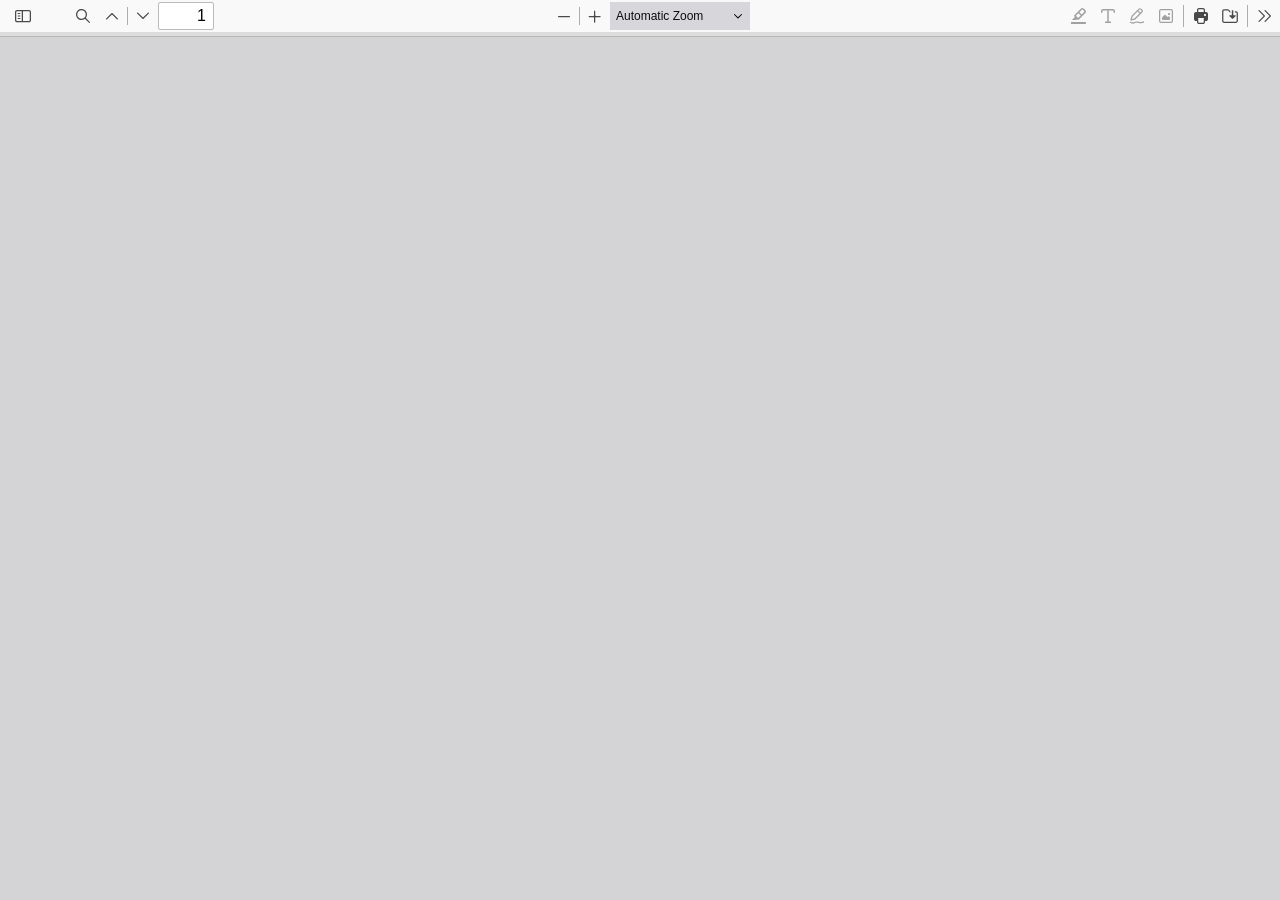
<file: pdfjs/web/viewer.html>
<!doctype html>
<!--
Copyright 2012 Mozilla Foundation

Licensed under the Apache License, Version 2.0 (the "License");
you may not use this file except in compliance with the License.
You may obtain a copy of the License at

    http://www.apache.org/licenses/LICENSE-2.0

Unless required by applicable law or agreed to in writing, software
distributed under the License is distributed on an "AS IS" BASIS,
WITHOUT WARRANTIES OR CONDITIONS OF ANY KIND, either express or implied.
See the License for the specific language governing permissions and
limitations under the License.

Adobe CMap resources are covered by their own copyright but the same license:

    Copyright 1990-2015 Adobe Systems Incorporated.

See https://github.com/adobe-type-tools/cmap-resources
-->
<html dir="ltr" mozdisallowselectionprint>
  <head>
    <meta charset="utf-8" />
    <meta name="viewport" content="width=device-width, initial-scale=1, maximum-scale=1" />
    <meta name="google" content="notranslate" />
    <title>PDF.js viewer</title>

  <meta
      http-equiv="Content-Security-Policy"
      content="default-src 'none'; script-src 'self' 'wasm-unsafe-eval'; worker-src 'self' blob:; style-src 'self'; img-src 'self' blob: data:; media-src blob:; font-src 'self' data:; connect-src * blob: data:; base-uri 'none'; form-action 'none';"
    />

<!-- This snippet is used in production (included from viewer.html) -->
<link rel="resource" type="application/l10n" href="locale/locale.json" />
<script src="viewer-config.js"></script>
<script src="../build/pdf.mjs" type="module"></script>

    <link rel="stylesheet" href="viewer.css" />

  <script src="viewer.mjs" type="module"></script>
  </head>

  <body tabindex="0">
    <div id="outerContainer">
      <span id="viewer-alert" class="visuallyHidden" role="alert"></span>

      <div id="mainContainer">
        <div class="toolbar">
          <div id="toolbarContainer">
            <div id="toolbarViewer" class="toolbarHorizontalGroup">
              <div id="toolbarViewerLeft" class="toolbarHorizontalGroup">
                <button
                  id="viewsManagerToggleButton"
                  class="toolbarButton"
                  type="button"
                  tabindex="0"
                  data-l10n-id="pdfjs-toggle-views-manager-button1"
                  aria-expanded="false"
                  aria-haspopup="true"
                  aria-controls="viewsManager"
                >
                  <span data-l10n-id="pdfjs-toggle-views-manager-button1-label"></span>
                </button>
                <div
                  id="viewsManager"
                  class="menuContainer sidebar"
                  hidden="true"
                  role="dialog"
                  aria-describedby="viewsManagerHeaderLabel"
                  data-l10n-id="pdfjs-views-manager-sidebar"
                >
                  <div id="viewsManagerHeader">
                    <div id="viewsManagerTitle">
                      <div id="viewsManagerSelector">
                        <button
                          class="toolbarButton viewsManagerButton hasPopupMenu"
                          type="button"
                          id="viewsManagerSelectorButton"
                          tabindex="0"
                          data-l10n-id="pdfjs-views-manager-view-selector-button"
                          aria-expanded="false"
                          aria-haspopup="listbox"
                          aria-controls="viewsManagerSelectorOptions"
                        >
                          <span data-l10n-id="pdfjs-views-manager-view-selector-button-label"></span>
                        </button>
                        <menu id="viewsManagerSelectorOptions" role="listbox" class="popupMenu withMark">
                          <button id="thumbnailsViewMenu" role="option" type="button" tabindex="-1">
                            <span data-l10n-id="pdfjs-views-manager-pages-option-label"></span>
                          </button>
                          <button id="outlinesViewMenu" role="option" type="button" tabindex="-1">
                            <span data-l10n-id="pdfjs-views-manager-outlines-option-label"></span>
                          </button>
                          <button id="attachmentsViewMenu" role="option" type="button" tabindex="-1">
                            <span data-l10n-id="pdfjs-views-manager-attachments-option-label"></span>
                          </button>
                          <button id="layersViewMenu" role="option" type="button" tabindex="-1">
                            <span data-l10n-id="pdfjs-views-manager-layers-option-label"></span>
                          </button>
                        </menu>
                      </div>
                      <span id="viewsManagerHeaderLabel" class="viewsManagerLabel" role="heading" aria-level="2"></span>
                      <button
                        id="viewsManagerAddFileButton"
                        class="toolbarButton viewsManagerButton"
                        type="button"
                        tabindex="0"
                        data-l10n-id="pdfjs-views-manager-add-file-button"
                        hidden="true"
                      >
                        <span data-l10n-id="pdfjs-views-manager-add-file-button-label"></span>
                        <input id="viewsManagerAddFilePicker" type="file" accept="application/pdf,image/*" multiple />
                      </button>
                      <button
                        id="viewsManagerCurrentOutlineButton"
                        class="toolbarButton viewsManagerButton"
                        type="button"
                        tabindex="0"
                        data-l10n-id="pdfjs-current-outline-item-button"
                        hidden="true"
                      >
                        <span data-l10n-id="pdfjs-current-outline-item-button-label"></span>
                      </button>
                    </div>
                    <div id="viewsManagerStatus">
                      <div id="viewsManagerStatusAction">
                        <span id="viewsManagerStatusActionLabelContainer" class="viewsManagerStatusLabel">
                          <button
                            id="viewsManagerStatusActionDeselectButton"
                            class="hidden"
                            type="button"
                            tabindex="0"
                            role="checkbox"
                            aria-checked="true"
                            aria-labelledby="viewsManagerStatusActionLabel"
                          ></button>
                          <span
                            id="viewsManagerStatusActionLabel"
                            class="viewsManagerStatusLabel"
                            data-l10n-id="pdfjs-views-manager-pages-status-none-action-label"
                          ></span>
                        </span>
                        <div id="actionSelector">
                          <button
                            id="viewsManagerStatusActionButton"
                            class="viewsManagerButton hasPopupMenu"
                            type="button"
                            tabindex="0"
                            aria-haspopup="menu"
                            aria-controls="viewsManagerStatusActionOptions"
                            aria-expanded="false"
                          >
                            <span data-l10n-id="pdfjs-views-manager-pages-status-action-button-label"></span>
                          </button>
                          <menu id="viewsManagerStatusActionOptions" class="popupMenu">
                            <button id="viewsManagerStatusActionCopy" class="noIcon" role="menuitem" type="button" tabindex="-1" disabled>
                              <span data-l10n-id="pdfjs-views-manager-pages-status-copy-button-label"></span>
                            </button>
                            <button id="viewsManagerStatusActionCut" class="noIcon" role="menuitem" type="button" tabindex="-1" disabled>
                              <span data-l10n-id="pdfjs-views-manager-pages-status-cut-button-label"></span>
                            </button>
                            <button id="viewsManagerStatusActionDelete" class="noIcon" role="menuitem" type="button" tabindex="-1" disabled>
                              <span data-l10n-id="pdfjs-views-manager-pages-status-delete-button-label"></span>
                            </button>
                            <button id="viewsManagerStatusActionExport" class="noIcon" role="menuitem" type="button" tabindex="-1" disabled>
                              <span data-l10n-id="pdfjs-views-manager-pages-status-export-selected-button-label"></span>
                            </button>
                          </menu>
                        </div>
                      </div>
                      <div id="viewsManagerStatusUndo" class="hidden">
                        <span id="viewsManagerStatusUndoLabel" class="viewsManagerStatusLabel"></span>
                        <div>
                          <button id="viewsManagerStatusUndoButton" class="viewsManagerButton" type="button" tabindex="0">
                            <span data-l10n-id="pdfjs-views-manager-status-undo-button-label"></span>
                          </button>
                          <button
                            id="viewsManagerStatusUndoCloseButton"
                            class="toolbarButton viewsManagerButton viewsCloseButton"
                            type="button"
                            tabindex="0"
                            data-l10n-id="pdfjs-views-manager-status-close-button"
                          >
                            <span data-l10n-id="pdfjs-views-manager-status-close-button-label"></span>
                          </button>
                        </div>
                      </div>
                      <div id="viewsManagerStatusWarning" class="hidden">
                        <span id="viewsManagerStatusWarningLabel" class="viewsManagerStatusLabel"></span>
                        <button
                          id="viewsManagerStatusWarningCloseButton"
                          class="toolbarButton viewsManagerButton viewsCloseButton"
                          type="button"
                          tabindex="0"
                          data-l10n-id="pdfjs-views-manager-status-close-button"
                        >
                          <span data-l10n-id="pdfjs-views-manager-status-close-button-label"></span>
                        </button>
                      </div>
                      <div id="viewsManagerStatusWaiting" class="hidden">
                        <span id="viewsManagerStatusWaitingLabel" class="viewsManagerStatusLabel"></span>
                        <button
                          id="viewsManagerStatusWaitingCloseButton"
                          class="toolbarButton viewsManagerButton viewsCloseButton"
                          type="button"
                          tabindex="0"
                          data-l10n-id="pdfjs-views-manager-status-close-button"
                        >
                          <span data-l10n-id="pdfjs-views-manager-status-close-button-label"></span>
                        </button>
                      </div>
                    </div>
                  </div>
                  <div id="viewsManagerContent" tabindex="-1">
                    <div id="thumbnailsView" class="thumbnailsView hidden" tabindex="-1"></div>
                    <div id="outlinesView" class="treeView hidden"></div>
                    <div id="attachmentsView" class="hidden"></div>
                    <div id="layersView" class="treeView hidden"></div>
                  </div>
                  <div
                    id="viewsManagerResizer"
                    class="sidebarResizer"
                    role="separator"
                    aria-controls="viewsManager"
                    tabindex="0"
                    data-l10n-id="pdfjs-views-manager-sidebar-resizer"
                  ></div>
                </div>
                <!-- sidebarContainer -->

                <div class="toolbarButtonSpacer"></div>
                <div class="toolbarButtonWithContainer">
                  <button
                    id="viewFindButton"
                    class="toolbarButton"
                    type="button"
                    tabindex="0"
                    data-l10n-id="pdfjs-findbar-button"
                    aria-expanded="false"
                    aria-controls="findbar"
                  >
                    <span data-l10n-id="pdfjs-findbar-button-label"></span>
                  </button>
                  <div class="hidden doorHanger toolbarHorizontalGroup" id="findbar">
                    <div id="findInputContainer" class="toolbarHorizontalGroup">
                      <span class="loadingInput end toolbarHorizontalGroup">
                        <input id="findInput" class="toolbarField" tabindex="0" data-l10n-id="pdfjs-find-input" aria-invalid="false" />
                      </span>
                      <div class="toolbarHorizontalGroup">
                        <button id="findPreviousButton" class="toolbarButton" type="button" tabindex="0" data-l10n-id="pdfjs-find-previous-button">
                          <span data-l10n-id="pdfjs-find-previous-button-label"></span>
                        </button>
                        <div class="splitToolbarButtonSeparator"></div>
                        <button id="findNextButton" class="toolbarButton" type="button" tabindex="0" data-l10n-id="pdfjs-find-next-button">
                          <span data-l10n-id="pdfjs-find-next-button-label"></span>
                        </button>
                      </div>
                    </div>

                    <div id="findbarOptionsOneContainer" class="toolbarHorizontalGroup">
                      <div class="toggleButton toolbarLabel">
                        <input type="checkbox" id="findHighlightAll" tabindex="0" />
                        <label for="findHighlightAll" data-l10n-id="pdfjs-find-highlight-checkbox"></label>
                      </div>
                      <div class="toggleButton toolbarLabel">
                        <input type="checkbox" id="findMatchCase" tabindex="0" />
                        <label for="findMatchCase" data-l10n-id="pdfjs-find-match-case-checkbox-label"></label>
                      </div>
                    </div>
                    <div id="findbarOptionsTwoContainer" class="toolbarHorizontalGroup">
                      <div class="toggleButton toolbarLabel">
                        <input type="checkbox" id="findMatchDiacritics" tabindex="0" />
                        <label for="findMatchDiacritics" data-l10n-id="pdfjs-find-match-diacritics-checkbox-label"></label>
                      </div>
                      <div class="toggleButton toolbarLabel">
                        <input type="checkbox" id="findEntireWord" tabindex="0" />
                        <label for="findEntireWord" data-l10n-id="pdfjs-find-entire-word-checkbox-label"></label>
                      </div>
                    </div>

                    <div id="findbarMessageContainer" class="toolbarHorizontalGroup" aria-live="polite">
                      <span id="findResultsCount" class="toolbarLabel"></span>
                      <span id="findMsg" class="toolbarLabel"></span>
                    </div>
                  </div>
                  <!-- findbar -->
                </div>
                <div class="toolbarHorizontalGroup hiddenSmallView">
                  <button class="toolbarButton" type="button" id="previous" tabindex="0" data-l10n-id="pdfjs-previous-button">
                    <span data-l10n-id="pdfjs-previous-button-label"></span>
                  </button>
                  <div class="splitToolbarButtonSeparator"></div>
                  <button class="toolbarButton" type="button" id="next" tabindex="0" data-l10n-id="pdfjs-next-button">
                    <span data-l10n-id="pdfjs-next-button-label"></span>
                  </button>
                </div>
                <div class="toolbarHorizontalGroup">
                  <span class="loadingInput start toolbarHorizontalGroup">
                    <input
                      type="number"
                      id="pageNumber"
                      class="toolbarField"
                      value="1"
                      min="1"
                      tabindex="0"
                      data-l10n-id="pdfjs-page-input"
                      autocomplete="off"
                    />
                  </span>
                  <span id="numPages" class="toolbarLabel"></span>
                </div>
              </div>
              <div id="toolbarViewerMiddle" class="toolbarHorizontalGroup">
                <div class="toolbarHorizontalGroup">
                  <button id="zoomOutButton" class="toolbarButton" type="button" tabindex="0" data-l10n-id="pdfjs-zoom-out-button">
                    <span data-l10n-id="pdfjs-zoom-out-button-label"></span>
                  </button>
                  <div class="splitToolbarButtonSeparator"></div>
                  <button id="zoomInButton" class="toolbarButton" type="button" tabindex="0" data-l10n-id="pdfjs-zoom-in-button">
                    <span data-l10n-id="pdfjs-zoom-in-button-label"></span>
                  </button>
                </div>
                <span id="scaleSelectContainer" class="dropdownToolbarButton">
                  <select id="scaleSelect" tabindex="0" data-l10n-id="pdfjs-zoom-select">
                    <option id="pageAutoOption" value="auto" selected="selected" data-l10n-id="pdfjs-page-scale-auto"></option>
                    <option id="pageActualOption" value="page-actual" data-l10n-id="pdfjs-page-scale-actual"></option>
                    <option id="pageFitOption" value="page-fit" data-l10n-id="pdfjs-page-scale-fit"></option>
                    <option id="pageWidthOption" value="page-width" data-l10n-id="pdfjs-page-scale-width"></option>
                    <option
                      id="customScaleOption"
                      value="custom"
                      disabled="disabled"
                      hidden="true"
                      data-l10n-id="pdfjs-page-scale-percent"
                      data-l10n-args='{ "scale": 0 }'
                    ></option>
                    <option value="0.5" data-l10n-id="pdfjs-page-scale-percent" data-l10n-args='{ "scale": 50 }'></option>
                    <option value="0.75" data-l10n-id="pdfjs-page-scale-percent" data-l10n-args='{ "scale": 75 }'></option>
                    <option value="1" data-l10n-id="pdfjs-page-scale-percent" data-l10n-args='{ "scale": 100 }'></option>
                    <option value="1.25" data-l10n-id="pdfjs-page-scale-percent" data-l10n-args='{ "scale": 125 }'></option>
                    <option value="1.5" data-l10n-id="pdfjs-page-scale-percent" data-l10n-args='{ "scale": 150 }'></option>
                    <option value="2" data-l10n-id="pdfjs-page-scale-percent" data-l10n-args='{ "scale": 200 }'></option>
                    <option value="3" data-l10n-id="pdfjs-page-scale-percent" data-l10n-args='{ "scale": 300 }'></option>
                    <option value="4" data-l10n-id="pdfjs-page-scale-percent" data-l10n-args='{ "scale": 400 }'></option>
                  </select>
                </span>
              </div>
              <div id="toolbarViewerRight" class="toolbarHorizontalGroup">
                <div id="editorModeButtons" class="toolbarHorizontalGroup">
                  <div id="signatureProperties" class="toolbarButtonWithContainer" hidden="true">
                    <button
                      id="signaturePropertiesButton"
                      class="toolbarButton"
                      type="button"
                      tabindex="0"
                      aria-expanded="false"
                      aria-haspopup="true"
                      aria-controls="signaturePropertiesPanel"
                      data-l10n-id="pdfjs-digital-signature-properties-button"
                    >
                      <span data-l10n-id="pdfjs-digital-signature-properties-button-label"></span>
                    </button>
                    <div class="editorParamsToolbar hidden doorHangerRight" id="signaturePropertiesPanel" role="region">
                      <div id="signaturePropertiesContainer" class="signaturePropertiesContainer">
                        <div id="signaturePropertiesBanner" class="sigBanner" hidden="true" role="status"></div>
                        <ul id="signaturePropertiesList" class="signaturePropertiesList" tabindex="-1"></ul>
                      </div>
                    </div>
                  </div>
                  <div id="signaturePropertiesSeparator" class="verticalToolbarSeparator" hidden="true"></div>
                  <div id="editorComment" class="toolbarButtonWithContainer" hidden="true">
                    <button
                      id="editorCommentButton"
                      class="toolbarButton"
                      type="button"
                      tabindex="0"
                      disabled="disabled"
                      aria-expanded="false"
                      aria-haspopup="true"
                      aria-controls="editorCommentParamsToolbar"
                      data-l10n-id="pdfjs-editor-comment-button"
                    >
                      <span data-l10n-id="pdfjs-editor-comment-button-label"></span>
                    </button>
                    <div class="editorParamsToolbar hidden menu" id="editorCommentParamsToolbar">
                      <div id="editorCommentsSidebar" class="menuContainer comment sidebar" role="landmark" aria-labelledby="editorCommentsSidebarHeader">
                        <div id="editorCommentsSidebarResizer" class="sidebarResizer" role="separator" aria-controls="editorCommentsSidebar" tabindex="0"></div>
                        <div id="editorCommentsSidebarHeader" role="heading" aria-level="2">
                          <span class="commentCount">
                            <span id="editorCommentsSidebarTitle" data-l10n-id="pdfjs-editor-comments-sidebar-title" data-l10n-args='{ "count": 0 }'></span>
                            <span id="editorCommentsSidebarCount"></span>
                          </span>
                          <button id="editorCommentsSidebarCloseButton" type="button" tabindex="0" data-l10n-id="pdfjs-editor-comments-sidebar-close-button">
                            <span data-l10n-id="pdfjs-editor-comments-sidebar-close-button-label"></span>
                          </button>
                        </div>
                        <div id="editorCommentsSidebarListContainer" tabindex="-1">
                          <ul id="editorCommentsSidebarList"></ul>
                        </div>
                      </div>
                    </div>
                  </div>
                  <div id="editorSignature" class="toolbarButtonWithContainer" hidden="true">
                    <button
                      id="editorSignatureButton"
                      class="toolbarButton"
                      type="button"
                      tabindex="0"
                      disabled="disabled"
                      aria-expanded="false"
                      aria-haspopup="true"
                      aria-controls="editorSignatureParamsToolbar"
                      data-l10n-id="pdfjs-editor-signature-button"
                    >
                      <span data-l10n-id="pdfjs-editor-signature-button-label"></span>
                    </button>
                    <div class="editorParamsToolbar hidden doorHangerRight menu" id="editorSignatureParamsToolbar">
                      <div id="addSignatureDoorHanger" class="menuContainer" role="region" data-l10n-id="pdfjs-editor-add-signature-container">
                        <button
                          id="editorSignatureAddSignature"
                          class="toolbarButton labeled"
                          type="button"
                          tabindex="0"
                          data-l10n-id="pdfjs-editor-signature-add-signature-button"
                        >
                          <span data-l10n-id="pdfjs-editor-signature-add-signature-button-label" class="editorParamsLabel"></span>
                        </button>
                      </div>
                    </div>
                  </div>
                  <div id="editorHighlight" class="toolbarButtonWithContainer">
                    <button
                      id="editorHighlightButton"
                      class="toolbarButton"
                      type="button"
                      disabled="disabled"
                      aria-expanded="false"
                      aria-haspopup="true"
                      aria-controls="editorHighlightParamsToolbar"
                      tabindex="0"
                      data-l10n-id="pdfjs-editor-highlight-button"
                    >
                      <span data-l10n-id="pdfjs-editor-highlight-button-label"></span>
                    </button>
                    <div class="editorParamsToolbar hidden doorHangerRight" id="editorHighlightParamsToolbar">
                      <div id="highlightParamsToolbarContainer" class="editorParamsToolbarContainer">
                        <div id="editorHighlightColorPicker" class="colorPicker">
                          <span id="highlightColorPickerLabel" class="editorParamsLabel" data-l10n-id="pdfjs-editor-highlight-colorpicker-label"></span>
                        </div>
                        <div id="editorHighlightThickness">
                          <label
                            for="editorFreeHighlightThickness"
                            class="editorParamsLabel"
                            data-l10n-id="pdfjs-editor-free-highlight-thickness-input"
                          ></label>
                          <div class="thicknessPicker">
                            <input
                              type="range"
                              id="editorFreeHighlightThickness"
                              class="editorParamsSlider"
                              data-l10n-id="pdfjs-editor-free-highlight-thickness-title"
                              value="12"
                              min="8"
                              max="24"
                              step="1"
                              tabindex="0"
                            />
                          </div>
                        </div>
                        <div id="editorHighlightVisibility">
                          <div class="divider"></div>
                          <div class="toggler">
                            <label for="editorHighlightShowAll" class="editorParamsLabel" data-l10n-id="pdfjs-editor-highlight-show-all-button-label"></label>
                            <button
                              id="editorHighlightShowAll"
                              class="toggle-button"
                              type="button"
                              data-l10n-id="pdfjs-editor-highlight-show-all-button"
                              aria-pressed="true"
                              tabindex="0"
                            ></button>
                          </div>
                        </div>
                      </div>
                    </div>
                  </div>
                  <div id="editorFreeText" class="toolbarButtonWithContainer">
                    <button
                      id="editorFreeTextButton"
                      class="toolbarButton"
                      type="button"
                      disabled="disabled"
                      aria-expanded="false"
                      aria-haspopup="true"
                      aria-controls="editorFreeTextParamsToolbar"
                      tabindex="0"
                      data-l10n-id="pdfjs-editor-free-text-button"
                    >
                      <span data-l10n-id="pdfjs-editor-free-text-button-label"></span>
                    </button>
                    <div class="editorParamsToolbar hidden doorHangerRight" id="editorFreeTextParamsToolbar">
                      <div class="editorParamsToolbarContainer">
                        <div class="editorParamsSetter">
                          <label for="editorFreeTextColor" class="editorParamsLabel" data-l10n-id="pdfjs-editor-free-text-color-input"></label>
                          <input type="color" id="editorFreeTextColor" class="editorParamsColor" tabindex="0" />
                        </div>
                        <div class="editorParamsSetter">
                          <label for="editorFreeTextFontSize" class="editorParamsLabel" data-l10n-id="pdfjs-editor-free-text-size-input"></label>
                          <input type="range" id="editorFreeTextFontSize" class="editorParamsSlider" value="10" min="5" max="100" step="1" tabindex="0" />
                        </div>
                      </div>
                    </div>
                  </div>
                  <div id="editorInk" class="toolbarButtonWithContainer">
                    <button
                      id="editorInkButton"
                      class="toolbarButton"
                      type="button"
                      disabled="disabled"
                      aria-expanded="false"
                      aria-haspopup="true"
                      aria-controls="editorInkParamsToolbar"
                      tabindex="0"
                      data-l10n-id="pdfjs-editor-ink-button"
                    >
                      <span data-l10n-id="pdfjs-editor-ink-button-label"></span>
                    </button>
                    <div class="editorParamsToolbar hidden doorHangerRight" id="editorInkParamsToolbar">
                      <div class="editorParamsToolbarContainer">
                        <div class="editorParamsSetter">
                          <label for="editorInkColor" class="editorParamsLabel" data-l10n-id="pdfjs-editor-ink-color-input"></label>
                          <input type="color" id="editorInkColor" class="editorParamsColor" tabindex="0" />
                        </div>
                        <div class="editorParamsSetter">
                          <label for="editorInkThickness" class="editorParamsLabel" data-l10n-id="pdfjs-editor-ink-thickness-input"></label>
                          <input type="range" id="editorInkThickness" class="editorParamsSlider" value="1" min="1" max="20" step="1" tabindex="0" />
                        </div>
                        <div class="editorParamsSetter">
                          <label for="editorInkOpacity" class="editorParamsLabel" data-l10n-id="pdfjs-editor-ink-opacity-input"></label>
                          <input type="range" id="editorInkOpacity" class="editorParamsSlider" value="1" min="0.05" max="1" step="0.05" tabindex="0" />
                        </div>
                      </div>
                    </div>
                  </div>
                  <div id="editorStamp" class="toolbarButtonWithContainer">
                    <button
                      id="editorStampButton"
                      class="toolbarButton"
                      type="button"
                      disabled="disabled"
                      aria-expanded="false"
                      aria-haspopup="true"
                      aria-controls="editorStampParamsToolbar"
                      tabindex="0"
                      data-l10n-id="pdfjs-editor-stamp-button"
                    >
                      <span data-l10n-id="pdfjs-editor-stamp-button-label"></span>
                    </button>
                    <div class="editorParamsToolbar hidden doorHangerRight menu" id="editorStampParamsToolbar">
                      <div class="menuContainer">
                        <button
                          id="editorStampAddImage"
                          class="toolbarButton labeled"
                          type="button"
                          tabindex="0"
                          data-l10n-id="pdfjs-editor-stamp-add-image-button"
                        >
                          <span class="editorParamsLabel" data-l10n-id="pdfjs-editor-stamp-add-image-button-label"></span>
                        </button>
                      </div>
                    </div>
                  </div>
                </div>

                <div id="editorModeSeparator" class="verticalToolbarSeparator"></div>

                <div class="toolbarHorizontalGroup hiddenMediumView">
                  <button id="printButton" class="toolbarButton" type="button" tabindex="0" data-l10n-id="pdfjs-print-button">
                    <span data-l10n-id="pdfjs-print-button-label"></span>
                  </button>

                  <button id="downloadButton" class="toolbarButton" type="button" tabindex="0" data-l10n-id="pdfjs-save-button">
                    <span data-l10n-id="pdfjs-save-button-label"></span>
                  </button>
                </div>

                <div class="verticalToolbarSeparator hiddenMediumView"></div>

                <div id="secondaryToolbarToggle" class="toolbarButtonWithContainer">
                  <button
                    id="secondaryToolbarToggleButton"
                    class="toolbarButton"
                    type="button"
                    tabindex="0"
                    data-l10n-id="pdfjs-tools-button"
                    aria-expanded="false"
                    aria-haspopup="true"
                    aria-controls="secondaryToolbar"
                  >
                    <span data-l10n-id="pdfjs-tools-button-label"></span>
                  </button>
                  <div id="secondaryToolbar" class="hidden doorHangerRight menu">
                    <div id="secondaryToolbarButtonContainer" class="menuContainer">
                      <button id="secondaryOpenFile" class="toolbarButton labeled" type="button" tabindex="0" data-l10n-id="pdfjs-open-file-button">
                        <span data-l10n-id="pdfjs-open-file-button-label"></span>
                      </button>

                      <div class="visibleMediumView">
                        <button id="secondaryPrint" class="toolbarButton labeled" type="button" tabindex="0" data-l10n-id="pdfjs-print-button">
                          <span data-l10n-id="pdfjs-print-button-label"></span>
                        </button>

                        <button id="secondaryDownload" class="toolbarButton labeled" type="button" tabindex="0" data-l10n-id="pdfjs-save-button">
                          <span data-l10n-id="pdfjs-save-button-label"></span>
                        </button>

                      </div>

                      <div class="horizontalToolbarSeparator"></div>

                      <button id="presentationMode" class="toolbarButton labeled" type="button" tabindex="0" data-l10n-id="pdfjs-presentation-mode-button">
                        <span data-l10n-id="pdfjs-presentation-mode-button-label"></span>
                      </button>

                      <a href="#" id="viewBookmark" class="toolbarButton labeled" tabindex="0" data-l10n-id="pdfjs-bookmark-button">
                        <span data-l10n-id="pdfjs-bookmark-button-label"></span>
                      </a>

                      <div id="viewBookmarkSeparator" class="horizontalToolbarSeparator"></div>

                      <button id="firstPage" class="toolbarButton labeled" type="button" tabindex="0" data-l10n-id="pdfjs-first-page-button">
                        <span data-l10n-id="pdfjs-first-page-button-label"></span>
                      </button>
                      <button id="lastPage" class="toolbarButton labeled" type="button" tabindex="0" data-l10n-id="pdfjs-last-page-button">
                        <span data-l10n-id="pdfjs-last-page-button-label"></span>
                      </button>

                      <div class="horizontalToolbarSeparator"></div>

                      <button id="pageRotateCw" class="toolbarButton labeled" type="button" tabindex="0" data-l10n-id="pdfjs-page-rotate-cw-button">
                        <span data-l10n-id="pdfjs-page-rotate-cw-button-label"></span>
                      </button>
                      <button id="pageRotateCcw" class="toolbarButton labeled" type="button" tabindex="0" data-l10n-id="pdfjs-page-rotate-ccw-button">
                        <span data-l10n-id="pdfjs-page-rotate-ccw-button-label"></span>
                      </button>

                      <div class="horizontalToolbarSeparator"></div>

                      <div id="cursorToolButtons" role="radiogroup">
                        <button
                          id="cursorSelectTool"
                          class="toolbarButton labeled toggled"
                          type="button"
                          tabindex="0"
                          data-l10n-id="pdfjs-cursor-text-select-tool-button"
                          role="radio"
                          aria-checked="true"
                        >
                          <span data-l10n-id="pdfjs-cursor-text-select-tool-button-label"></span>
                        </button>
                        <button
                          id="cursorHandTool"
                          class="toolbarButton labeled"
                          type="button"
                          tabindex="0"
                          data-l10n-id="pdfjs-cursor-hand-tool-button"
                          role="radio"
                          aria-checked="false"
                        >
                          <span data-l10n-id="pdfjs-cursor-hand-tool-button-label"></span>
                        </button>
                      </div>

                      <div class="horizontalToolbarSeparator"></div>

                      <div id="scrollModeButtons" role="radiogroup">
                        <button
                          id="scrollPage"
                          class="toolbarButton labeled"
                          type="button"
                          tabindex="0"
                          data-l10n-id="pdfjs-scroll-page-button"
                          role="radio"
                          aria-checked="false"
                        >
                          <span data-l10n-id="pdfjs-scroll-page-button-label"></span>
                        </button>
                        <button
                          id="scrollVertical"
                          class="toolbarButton labeled toggled"
                          type="button"
                          tabindex="0"
                          data-l10n-id="pdfjs-scroll-vertical-button"
                          role="radio"
                          aria-checked="true"
                        >
                          <span data-l10n-id="pdfjs-scroll-vertical-button-label"></span>
                        </button>
                        <button
                          id="scrollHorizontal"
                          class="toolbarButton labeled"
                          type="button"
                          tabindex="0"
                          data-l10n-id="pdfjs-scroll-horizontal-button"
                          role="radio"
                          aria-checked="false"
                        >
                          <span data-l10n-id="pdfjs-scroll-horizontal-button-label"></span>
                        </button>
                        <button
                          id="scrollWrapped"
                          class="toolbarButton labeled"
                          type="button"
                          tabindex="0"
                          data-l10n-id="pdfjs-scroll-wrapped-button"
                          role="radio"
                          aria-checked="false"
                        >
                          <span data-l10n-id="pdfjs-scroll-wrapped-button-label"></span>
                        </button>
                      </div>

                      <div class="horizontalToolbarSeparator"></div>

                      <div id="spreadModeButtons" role="radiogroup">
                        <button
                          id="spreadNone"
                          class="toolbarButton labeled toggled"
                          type="button"
                          tabindex="0"
                          data-l10n-id="pdfjs-spread-none-button"
                          role="radio"
                          aria-checked="true"
                        >
                          <span data-l10n-id="pdfjs-spread-none-button-label"></span>
                        </button>
                        <button
                          id="spreadOdd"
                          class="toolbarButton labeled"
                          type="button"
                          tabindex="0"
                          data-l10n-id="pdfjs-spread-odd-button"
                          role="radio"
                          aria-checked="false"
                        >
                          <span data-l10n-id="pdfjs-spread-odd-button-label"></span>
                        </button>
                        <button
                          id="spreadEven"
                          class="toolbarButton labeled"
                          type="button"
                          tabindex="0"
                          data-l10n-id="pdfjs-spread-even-button"
                          role="radio"
                          aria-checked="false"
                        >
                          <span data-l10n-id="pdfjs-spread-even-button-label"></span>
                        </button>
                      </div>

                      <div id="imageAltTextSettingsSeparator" class="horizontalToolbarSeparator hidden"></div>
                      <button
                        id="imageAltTextSettings"
                        type="button"
                        class="toolbarButton labeled hidden"
                        tabindex="0"
                        data-l10n-id="pdfjs-image-alt-text-settings-button"
                        aria-controls="altTextSettingsDialog"
                      >
                        <span data-l10n-id="pdfjs-image-alt-text-settings-button-label"></span>
                      </button>

                      <div class="horizontalToolbarSeparator"></div>

                      <button
                        id="documentProperties"
                        class="toolbarButton labeled"
                        type="button"
                        tabindex="0"
                        data-l10n-id="pdfjs-document-properties-button"
                        aria-controls="documentPropertiesDialog"
                      >
                        <span data-l10n-id="pdfjs-document-properties-button-label"></span>
                      </button>
                    </div>
                  </div>
                  <!-- secondaryToolbar -->
                </div>
              </div>
            </div>
            <div id="loadingBar">
              <div class="progress">
                <div class="glimmer"></div>
              </div>
            </div>
          </div>
        </div>

        <div id="viewerContainer" tabindex="0">
          <div id="viewer" class="pdfViewer"></div>
        </div>
      </div>
      <!-- mainContainer -->

      <div id="dialogContainer">
        <dialog id="passwordDialog">
          <div class="row">
            <label for="password" id="passwordText" data-l10n-id="pdfjs-password-label"></label>
          </div>
          <div class="row">
            <input type="password" id="password" class="toolbarField" />
          </div>
          <div class="buttonRow">
            <button id="passwordCancel" class="secondaryButton" type="button"><span data-l10n-id="pdfjs-password-cancel-button"></span></button>
            <button id="passwordSubmit" class="primaryButton" type="button"><span data-l10n-id="pdfjs-password-ok-button"></span></button>
          </div>
        </dialog>
        <dialog id="documentPropertiesDialog">
          <div class="row">
            <span id="fileNameLabel" data-l10n-id="pdfjs-document-properties-file-name"></span>
            <p id="fileNameField" aria-labelledby="fileNameLabel">-</p>
          </div>
          <div class="row">
            <span id="fileSizeLabel" data-l10n-id="pdfjs-document-properties-file-size"></span>
            <p id="fileSizeField" aria-labelledby="fileSizeLabel">-</p>
          </div>
          <div class="separator"></div>
          <div class="row">
            <span id="titleLabel" data-l10n-id="pdfjs-document-properties-title"></span>
            <p id="titleField" aria-labelledby="titleLabel">-</p>
          </div>
          <div class="row">
            <span id="authorLabel" data-l10n-id="pdfjs-document-properties-author"></span>
            <p id="authorField" aria-labelledby="authorLabel">-</p>
          </div>
          <div class="row">
            <span id="subjectLabel" data-l10n-id="pdfjs-document-properties-subject"></span>
            <p id="subjectField" aria-labelledby="subjectLabel">-</p>
          </div>
          <div class="row">
            <span id="keywordsLabel" data-l10n-id="pdfjs-document-properties-keywords"></span>
            <p id="keywordsField" aria-labelledby="keywordsLabel">-</p>
          </div>
          <div class="row">
            <span id="creationDateLabel" data-l10n-id="pdfjs-document-properties-creation-date"></span>
            <p id="creationDateField" aria-labelledby="creationDateLabel">-</p>
          </div>
          <div class="row">
            <span id="modificationDateLabel" data-l10n-id="pdfjs-document-properties-modification-date"></span>
            <p id="modificationDateField" aria-labelledby="modificationDateLabel">-</p>
          </div>
          <div class="row">
            <span id="creatorLabel" data-l10n-id="pdfjs-document-properties-creator"></span>
            <p id="creatorField" aria-labelledby="creatorLabel">-</p>
          </div>
          <div class="separator"></div>
          <div class="row">
            <span id="producerLabel" data-l10n-id="pdfjs-document-properties-producer"></span>
            <p id="producerField" aria-labelledby="producerLabel">-</p>
          </div>
          <div class="row">
            <span id="versionLabel" data-l10n-id="pdfjs-document-properties-version"></span>
            <p id="versionField" aria-labelledby="versionLabel">-</p>
          </div>
          <div class="row">
            <span id="pageCountLabel" data-l10n-id="pdfjs-document-properties-page-count"></span>
            <p id="pageCountField" aria-labelledby="pageCountLabel">-</p>
          </div>
          <div class="row">
            <span id="pageSizeLabel" data-l10n-id="pdfjs-document-properties-page-size"></span>
            <p id="pageSizeField" aria-labelledby="pageSizeLabel">-</p>
          </div>
          <div class="separator"></div>
          <div class="row">
            <span id="linearizedLabel" data-l10n-id="pdfjs-document-properties-linearized"></span>
            <p id="linearizedField" aria-labelledby="linearizedLabel">-</p>
          </div>
          <div class="buttonRow">
            <button id="documentPropertiesClose" class="secondaryButton" type="button">
              <span data-l10n-id="pdfjs-document-properties-close-button"></span>
            </button>
          </div>
        </dialog>
        <dialog class="dialog altText" id="altTextDialog" aria-labelledby="dialogLabel" aria-describedby="dialogDescription">
          <div id="altTextContainer" class="mainContainer">
            <div id="overallDescription">
              <span id="dialogLabel" data-l10n-id="pdfjs-editor-alt-text-dialog-label" class="title"></span>
              <span id="dialogDescription" data-l10n-id="pdfjs-editor-alt-text-dialog-description"></span>
            </div>
            <div id="addDescription">
              <div class="radio">
                <div class="radioButton">
                  <input type="radio" id="descriptionButton" name="altTextOption" tabindex="0" aria-describedby="descriptionAreaLabel" checked />
                  <label for="descriptionButton" data-l10n-id="pdfjs-editor-alt-text-add-description-label"></label>
                </div>
                <div class="radioLabel">
                  <span id="descriptionAreaLabel" data-l10n-id="pdfjs-editor-alt-text-add-description-description"></span>
                </div>
              </div>
              <div class="descriptionArea">
                <textarea id="descriptionTextarea" aria-labelledby="descriptionAreaLabel" data-l10n-id="pdfjs-editor-alt-text-textarea" tabindex="0"></textarea>
              </div>
            </div>
            <div id="markAsDecorative">
              <div class="radio">
                <div class="radioButton">
                  <input type="radio" id="decorativeButton" name="altTextOption" aria-describedby="decorativeLabel" />
                  <label for="decorativeButton" data-l10n-id="pdfjs-editor-alt-text-mark-decorative-label"></label>
                </div>
                <div class="radioLabel">
                  <span id="decorativeLabel" data-l10n-id="pdfjs-editor-alt-text-mark-decorative-description"></span>
                </div>
              </div>
            </div>
            <div id="buttons">
              <button id="altTextCancel" class="secondaryButton" type="button" tabindex="0">
                <span data-l10n-id="pdfjs-editor-alt-text-cancel-button"></span>
              </button>
              <button id="altTextSave" class="primaryButton" type="button" tabindex="0"><span data-l10n-id="pdfjs-editor-alt-text-save-button"></span></button>
            </div>
          </div>
        </dialog>
        <dialog class="dialog newAltText" id="newAltTextDialog" aria-labelledby="newAltTextTitle" aria-describedby="newAltTextDescription" tabindex="0">
          <div id="newAltTextContainer" class="mainContainer">
            <div class="title">
              <span id="newAltTextTitle" data-l10n-id="pdfjs-editor-new-alt-text-dialog-edit-label" role="sectionhead" tabindex="0"></span>
            </div>
            <div id="mainContent">
              <div id="descriptionAndSettings">
                <div id="descriptionInstruction">
                  <div id="newAltTextDescriptionContainer">
                    <div class="altTextSpinner" role="status" aria-live="polite"></div>
                    <textarea
                      id="newAltTextDescriptionTextarea"
                      aria-labelledby="descriptionAreaLabel"
                      data-l10n-id="pdfjs-editor-new-alt-text-textarea"
                      tabindex="0"
                    ></textarea>
                  </div>
                  <span id="newAltTextDescription" role="note" data-l10n-id="pdfjs-editor-new-alt-text-description"></span>
                  <div id="newAltTextDisclaimer" role="note">
                    <div>
                      <span data-l10n-id="pdfjs-editor-new-alt-text-disclaimer1"></span>
                      <a
                        href="https://support.mozilla.org/en-US/kb/pdf-alt-text"
                        target="_blank"
                        rel="noopener noreferrer"
                        id="newAltTextLearnMore"
                        data-l10n-id="pdfjs-editor-new-alt-text-disclaimer-learn-more-url"
                        tabindex="0"
                      ></a>
                    </div>
                  </div>
                </div>
                <div id="newAltTextCreateAutomatically" class="toggler">
                  <button id="newAltTextCreateAutomaticallyButton" class="toggle-button" type="button" aria-pressed="true" tabindex="0"></button>
                  <label
                    for="newAltTextCreateAutomaticallyButton"
                    class="togglerLabel"
                    data-l10n-id="pdfjs-editor-new-alt-text-create-automatically-button-label"
                  ></label>
                </div>
                <div id="newAltTextDownloadModel" class="hidden">
                  <span
                    id="newAltTextDownloadModelDescription"
                    data-l10n-id="pdfjs-editor-new-alt-text-ai-model-downloading-progress"
                    aria-valuemin="0"
                    data-l10n-args='{ "totalSize": 0, "downloadedSize": 0 }'
                  ></span>
                </div>
              </div>
              <div id="newAltTextImagePreview"></div>
            </div>
            <div id="newAltTextError" class="messageBar">
              <div>
                <div>
                  <span class="title" data-l10n-id="pdfjs-editor-new-alt-text-error-title"></span>
                  <span class="description" data-l10n-id="pdfjs-editor-new-alt-text-error-description"></span>
                </div>
                <button id="newAltTextCloseButton" class="closeButton" type="button" tabindex="0">
                  <span data-l10n-id="pdfjs-editor-new-alt-text-error-close-button"></span>
                </button>
              </div>
            </div>
            <div id="newAltTextButtons" class="dialogButtonsGroup">
              <button id="newAltTextCancel" type="button" class="secondaryButton hidden" tabindex="0">
                <span data-l10n-id="pdfjs-editor-alt-text-cancel-button"></span>
              </button>
              <button id="newAltTextNotNow" type="button" class="secondaryButton" tabindex="0">
                <span data-l10n-id="pdfjs-editor-new-alt-text-not-now-button"></span>
              </button>
              <button id="newAltTextSave" type="button" class="primaryButton" tabindex="0">
                <span data-l10n-id="pdfjs-editor-alt-text-save-button"></span>
              </button>
            </div>
          </div>
        </dialog>

        <dialog class="dialog" id="altTextSettingsDialog" aria-labelledby="altTextSettingsTitle">
          <div id="altTextSettingsContainer" class="mainContainer">
            <div class="title">
              <span id="altTextSettingsTitle" data-l10n-id="pdfjs-editor-alt-text-settings-dialog-label" role="sectionhead" tabindex="0" class="title"></span>
            </div>
            <div id="automaticAltText">
              <span data-l10n-id="pdfjs-editor-alt-text-settings-automatic-title"></span>
              <div id="automaticSettings">
                <div id="createModelSetting">
                  <div class="toggler">
                    <button id="createModelButton" type="button" class="toggle-button" aria-pressed="true" tabindex="0"></button>
                    <label for="createModelButton" class="togglerLabel" data-l10n-id="pdfjs-editor-alt-text-settings-create-model-button-label"></label>
                  </div>
                  <div id="createModelDescription" class="description">
                    <span data-l10n-id="pdfjs-editor-alt-text-settings-create-model-description"></span>
                    <a
                      href="https://support.mozilla.org/en-US/kb/pdf-alt-text"
                      target="_blank"
                      rel="noopener noreferrer"
                      id="altTextSettingsLearnMore"
                      data-l10n-id="pdfjs-editor-new-alt-text-disclaimer-learn-more-url"
                      tabindex="0"
                    ></a>
                  </div>
                </div>
              </div>
            </div>
            <div class="dialogSeparator"></div>
            <div id="altTextEditor">
              <span data-l10n-id="pdfjs-editor-alt-text-settings-editor-title"></span>
              <div id="showAltTextEditor">
                <div class="toggler">
                  <button id="showAltTextDialogButton" type="button" class="toggle-button" aria-pressed="true" tabindex="0"></button>
                  <label for="showAltTextDialogButton" class="togglerLabel" data-l10n-id="pdfjs-editor-alt-text-settings-show-dialog-button-label"></label>
                </div>
                <div id="showAltTextDialogDescription" class="description">
                  <span data-l10n-id="pdfjs-editor-alt-text-settings-show-dialog-description"></span>
                </div>
              </div>
            </div>
            <div id="buttons" class="dialogButtonsGroup">
              <button id="altTextSettingsCloseButton" type="button" class="primaryButton" tabindex="0">
                <span data-l10n-id="pdfjs-editor-alt-text-settings-close-button"></span>
              </button>
            </div>
          </div>
        </dialog>

        <dialog class="dialog signatureDialog" id="addSignatureDialog" aria-labelledby="addSignatureDialogLabel">
          <span id="addSignatureDialogLabel" data-l10n-id="pdfjs-editor-add-signature-dialog-label"></span>
          <div id="addSignatureContainer" class="mainContainer">
            <div class="title">
              <span role="sectionhead" data-l10n-id="pdfjs-editor-add-signature-dialog-title" tabindex="0"></span>
            </div>
            <div role="tablist" id="addSignatureOptions">
              <button
                id="addSignatureTypeButton"
                type="button"
                role="tab"
                aria-selected="true"
                aria-controls="addSignatureTypeContainer"
                data-l10n-id="pdfjs-editor-add-signature-type-button"
                tabindex="0"
              ></button>
              <button
                id="addSignatureDrawButton"
                type="button"
                role="tab"
                aria-selected="false"
                aria-controls="addSignatureDrawContainer"
                data-l10n-id="pdfjs-editor-add-signature-draw-button"
                tabindex="0"
              ></button>
              <button
                id="addSignatureImageButton"
                type="button"
                role="tab"
                aria-selected="false"
                aria-controls="addSignatureImageContainer"
                data-l10n-id="pdfjs-editor-add-signature-image-button"
                tabindex="-1"
              ></button>
            </div>
            <div id="addSignatureActionContainer" data-selected="type">
              <div id="addSignatureTypeContainer" role="tabpanel" aria-labelledby="addSignatureTypeButton">
                <input id="addSignatureTypeInput" type="text" data-l10n-id="pdfjs-editor-add-signature-type-input" tabindex="0" />
              </div>
              <div id="addSignatureDrawContainer" role="tabpanel" aria-labelledby="addSignatureDrawButton" tabindex="-1">
                <svg id="addSignatureDraw" xmlns="http://www.w3.org/2000/svg" aria-labelledby="addSignatureDrawPlaceholder"></svg>
                <span id="addSignatureDrawPlaceholder" data-l10n-id="pdfjs-editor-add-signature-draw-placeholder"></span>
                <div id="thickness">
                  <div>
                    <label for="addSignatureDrawThickness" data-l10n-id="pdfjs-editor-add-signature-draw-thickness-range-label"></label>
                    <input
                      type="range"
                      id="addSignatureDrawThickness"
                      min="1"
                      max="5"
                      step="1"
                      value="1"
                      data-l10n-id="pdfjs-editor-add-signature-draw-thickness-range"
                      data-l10n-args='{ "thickness": 1 }'
                      tabindex="0"
                    />
                  </div>
                </div>
              </div>
              <div id="addSignatureImageContainer" role="tabpanel" aria-labelledby="addSignatureImageButton" tabindex="-1">
                <svg id="addSignatureImage" xmlns="http://www.w3.org/2000/svg" aria-labelledby="addSignatureImagePlaceholder"></svg>
                <div id="addSignatureImagePlaceholder">
                  <span data-l10n-id="pdfjs-editor-add-signature-image-placeholder"></span>
                  <label id="addSignatureImageBrowse" for="addSignatureFilePicker" tabindex="0">
                    <a data-l10n-id="pdfjs-editor-add-signature-image-browse-link"></a>
                  </label>
                  <input id="addSignatureFilePicker" type="file" />
                </div>
              </div>
              <div id="addSignatureControls">
                <div id="horizontalContainer">
                  <div id="addSignatureDescriptionContainer">
                    <label for="addSignatureDescInput" data-l10n-id="pdfjs-editor-add-signature-description-label"></label>
                    <span id="addSignatureDescription" class="inputWithClearButton">
                      <input id="addSignatureDescInput" type="text" data-l10n-id="pdfjs-editor-add-signature-description-input" tabindex="0" />
                      <button class="clearInputButton" type="button" tabindex="0" aria-hidden="true"></button>
                    </span>
                  </div>
                  <button id="clearSignatureButton" class="secondaryButton" type="button" data-l10n-id="pdfjs-editor-add-signature-clear-button" tabindex="0">
                    <span data-l10n-id="pdfjs-editor-add-signature-clear-button-label"></span>
                  </button>
                </div>
                <div id="addSignatureSaveContainer">
                  <input type="checkbox" id="addSignatureSaveCheckbox" />
                  <label for="addSignatureSaveCheckbox" data-l10n-id="pdfjs-editor-add-signature-save-checkbox"></label>
                  <span></span>
                  <span id="addSignatureSaveWarning" data-l10n-id="pdfjs-editor-add-signature-save-warning-message"></span>
                </div>
              </div>
              <div id="addSignatureError" hidden="true" class="messageBar">
                <div>
                  <div>
                    <span id="addSignatureErrorTitle" class="title" data-l10n-id="pdfjs-editor-add-signature-image-upload-error-title"></span>
                    <span id="addSignatureErrorDescription" class="description" data-l10n-id="pdfjs-editor-add-signature-image-upload-error-description"></span>
                  </div>
                  <button id="addSignatureErrorCloseButton" class="closeButton" type="button" tabindex="0">
                    <span data-l10n-id="pdfjs-editor-add-signature-error-close-button"></span>
                  </button>
                </div>
              </div>
              <div class="dialogButtonsGroup">
                <button id="addSignatureCancelButton" type="button" class="secondaryButton" tabindex="0">
                  <span data-l10n-id="pdfjs-editor-add-signature-cancel-button"></span>
                </button>
                <button id="addSignatureAddButton" type="button" class="primaryButton" disabled tabindex="0">
                  <span data-l10n-id="pdfjs-editor-add-signature-add-button"></span>
                </button>
              </div>
            </div>
          </div>
        </dialog>

        <dialog class="dialog signatureDialog" id="editSignatureDescriptionDialog" aria-labelledby="editSignatureDescriptionTitle">
          <div class="mainContainer">
            <div class="title">
              <span id="editSignatureDescriptionTitle" role="sectionhead" data-l10n-id="pdfjs-editor-edit-signature-dialog-title" tabindex="0"></span>
            </div>
            <div id="editSignatureDescriptionAndView">
              <div id="editSignatureDescriptionContainer">
                <label for="editSignatureDescInput" data-l10n-id="pdfjs-editor-add-signature-description-label"></label>
                <span id="editSignatureDescription" class="inputWithClearButton">
                  <input id="editSignatureDescInput" type="text" data-l10n-id="pdfjs-editor-add-signature-description-input" tabindex="0" />
                  <button class="clearInputButton" type="button" tabindex="0" aria-hidden="true"></button>
                </span>
              </div>
              <svg id="editSignatureView" xmlns="http://www.w3.org/2000/svg"></svg>
            </div>
            <div class="dialogButtonsGroup">
              <button id="editSignatureCancelButton" type="button" class="secondaryButton" tabindex="0">
                <span data-l10n-id="pdfjs-editor-add-signature-cancel-button"></span>
              </button>
              <button id="editSignatureUpdateButton" type="button" class="primaryButton" disabled tabindex="0">
                <span data-l10n-id="pdfjs-editor-edit-signature-update-button"></span>
              </button>
            </div>
          </div>
        </dialog>

        <dialog class="dialog commentManager" id="commentManagerDialog" aria-labelledby="commentManagerTitle">
          <div class="mainContainer">
            <div class="title" id="commentManagerToolbar">
              <span id="commentManagerTitle" role="sectionhead" data-l10n-id="pdfjs-editor-edit-comment-dialog-title-when-adding"></span>
            </div>
            <textarea id="commentManagerTextInput" data-l10n-id="pdfjs-editor-edit-comment-dialog-text-input" tabindex="0"></textarea>
            <div class="dialogButtonsGroup">
              <button id="commentManagerCancelButton" type="button" class="secondaryButton" tabindex="0">
                <span data-l10n-id="pdfjs-editor-edit-comment-dialog-cancel-button"></span>
              </button>
              <button id="commentManagerSaveButton" type="button" class="primaryButton" disabled tabindex="0">
                <span data-l10n-id="pdfjs-editor-edit-comment-dialog-save-button-when-adding"></span>
              </button>
            </div>
          </div>
        </dialog>

        <dialog id="printServiceDialog">
          <div class="row">
            <span data-l10n-id="pdfjs-print-progress-message"></span>
          </div>
          <div class="row">
            <progress value="0" max="100"></progress>
            <span data-l10n-id="pdfjs-print-progress-percent" data-l10n-args='{ "progress": 0 }' class="relative-progress">0%</span>
          </div>
          <div class="buttonRow">
            <button id="printCancel" class="secondaryButton" type="button"><span data-l10n-id="pdfjs-print-progress-close-button"></span></button>
          </div>
        </dialog>
      </div>
      <!-- dialogContainer -->

      <div id="editorUndoBar" class="messageBar" role="status" aria-labelledby="editorUndoBarMessage" tabindex="-1" hidden>
        <div>
          <div>
            <span id="editorUndoBarMessage" class="description"></span>
          </div>
          <button id="editorUndoBarUndoButton" class="secondaryButton" type="button" tabindex="0" data-l10n-id="pdfjs-editor-undo-bar-undo-button">
            <span data-l10n-id="pdfjs-editor-undo-bar-undo-button-label"></span>
          </button>
          <button id="editorUndoBarCloseButton" class="closeButton" type="button" tabindex="0" data-l10n-id="pdfjs-editor-undo-bar-close-button">
            <span data-l10n-id="pdfjs-editor-undo-bar-close-button-label"></span>
          </button>
        </div>
      </div>
      <!-- editorUndoBar -->
    </div>
    <!-- outerContainer -->
    <div id="printContainer"></div>
  </body>
</html>
</file>
<file: styles.css>
*,
*::before,
*::after {
  box-sizing: border-box;
}

html {
  color-scheme: light;
}

body {
  margin: 0;
  background: var(--paper);
  color: var(--ink);
  font-family: "Atkinson Hyperlegible", Verdana, sans-serif;
  font-size: 1.125rem;
  line-height: 1.5;
  text-rendering: optimizeLegibility;
}

:root {
  --paper: #e7ece9;
  --sheet: #f7f8f6;
  --ink: #1a211e;
  --muted: #5c6560;
  --pencil: #7d8782;
  --line: #c5cec9;
  --barn: #8f3030;
  --barn-soft: rgba(143, 48, 48, 0.13);
  --mono: "IBM Plex Mono", ui-monospace, "SFMono-Regular", Menlo, monospace;
  --script: "Caveat", "Segoe Print", cursive;
}

body,
h1,
h2,
h3,
p,
figure,
dl,
dd {
  margin: 0;
}

ul,
ol {
  margin: 0;
  padding: 0;
  list-style: none;
}

img,
video {
  max-width: 100%;
  display: block;
}

a {
  color: var(--ink);
  text-decoration-thickness: 1px;
  text-underline-offset: 0.16em;
}

a:hover {
  color: var(--barn);
}

:focus-visible {
  outline: 2px solid var(--barn);
  outline-offset: 3px;
}

::selection {
  background: #e4cfcb;
}

button {
  font: inherit;
  color: inherit;
  background: none;
  border: 0;
  padding: 0;
  cursor: pointer;
}

.skip {
  position: absolute;
  left: 0.75rem;
  top: -3rem;
  background: var(--ink);
  color: var(--sheet);
  padding: 0.4rem 0.7rem;
  z-index: 5;
}

.skip:focus {
  top: 0.75rem;
}

.wrap {
  max-width: 68rem;
  margin: 0 auto;
  padding: 1.6rem 1.25rem 3rem;
}

.mast {
  padding-bottom: 2.25rem;
  border-bottom: 1px solid var(--line);
}

.mast-top {
  display: flex;
  justify-content: space-between;
  align-items: flex-start;
  gap: 1.5rem 2rem;
  min-width: 0;
}

.who {
  display: grid;
  gap: 0.12rem;
  min-width: 0;
  max-width: 100%;
}

.affiliation {
  color: var(--muted);
  font-size: 0.98rem;
}

.nav {
  display: flex;
  flex-wrap: wrap;
  justify-content: flex-end;
  gap: 0.35rem 1.05rem;
  font-size: 0.98rem;
}

.nav a {
  color: var(--muted);
  text-decoration: none;
}

.nav a:hover,
.nav a[aria-current="page"] {
  color: var(--ink);
  text-decoration: underline;
}

h1 {
  font-size: clamp(2.2rem, 5vw, 3.2rem);
  font-weight: 700;
  letter-spacing: -0.03em;
  line-height: 0.98;
  margin-top: 1.35rem;
  max-width: 100%;
  text-wrap: wrap;
}

.home h1 {
  font-size: clamp(2.5rem, 6vw, 4.05rem);
}

.thesis {
  max-width: 34rem;
  margin-top: 1.7rem;
  font-size: 1.28rem;
  line-height: 1.4;
}

.mast-grid {
  display: grid;
  grid-template-columns: minmax(0, 1fr) 15.5rem;
  gap: 0 2rem;
  align-items: start;
  margin-top: 1.5rem;
}

.mast-grid h1 {
  margin-top: 0;
}

.desk-pic {
  margin: 0;
}

.desk-pic img {
  width: 100%;
  height: auto;
  display: block;
}

h2 {
  font-size: 1.35rem;
  font-weight: 700;
  letter-spacing: -0.02em;
  margin-bottom: 0.55rem;
}

h3 {
  font-size: 1.12rem;
  font-weight: 700;
  letter-spacing: -0.015em;
}

.quiet {
  color: var(--muted);
  max-width: 38rem;
}

.block {
  margin-top: 5rem;
}

.desk {
  margin-top: 2.4rem;
  display: grid;
  grid-template-columns: minmax(0, 1fr) minmax(16rem, 22rem);
  column-gap: 3rem;
  row-gap: 1.6rem;
  align-items: start;
}

.desk-head {
  grid-column: 1 / -1;
}

.machine-wrap {
  min-width: 0;
}

.margin {
  grid-column: 2;
  grid-row: 2 / span 2;
  align-self: start;
  border-left: 1px solid var(--line);
  padding-left: 1.2rem;
}

.machine {
  display: flex;
  margin-top: 0.35rem;
}

.machine li {
  flex: 1;
  position: relative;
  min-width: 0;
}

.machine li:not(:last-child)::after {
  content: "";
  position: absolute;
  z-index: 0;
  top: 1.2rem;
  left: 50%;
  width: 100%;
  height: 1px;
  background: var(--line);
}

.node {
  position: relative;
  z-index: 1;
  display: flex;
  flex-direction: column;
  align-items: center;
  gap: 0.45rem;
  width: 100%;
  color: var(--muted);
}

.node:focus,
.node:focus-visible {
  outline: none;
}

.dot {
  width: 2.4rem;
  height: 2.4rem;
  border-radius: 50%;
  border: 1px solid var(--ink);
  background: var(--paper);
  display: grid;
  place-items: center;
  font-family: var(--mono);
  font-size: 0.75rem;
  color: var(--ink);
}

.lbl {
  font-size: 0.92rem;
  line-height: 1.2;
  text-align: center;
}

.node[aria-selected="true"] .dot {
  background: var(--ink);
  color: var(--sheet);
}

.node[aria-selected="true"] .lbl {
  color: var(--barn);
}

.node:hover .lbl {
  color: var(--ink);
}

.node[aria-selected="true"]:hover .lbl {
  color: var(--barn);
}

.scribble {
  font-family: var(--script);
  font-size: 1.6rem;
  font-weight: 500;
  line-height: 1.22;
  color: var(--ink);
}

.receipt-label {
  margin-top: 1.15rem;
  margin-bottom: 0.35rem;
  font-family: var(--mono);
  font-size: 0.68rem;
  letter-spacing: 0.08em;
  text-transform: uppercase;
  color: var(--pencil);
}

.receipt {
  font-size: 0.98rem;
  line-height: 1.45;
}

.receipt.follow {
  margin-top: 0.7rem;
}

.stack {
  margin-top: 0.75rem;
}

.caption-follow {
  margin-top: 0.4rem;
}

.weights {
  margin-top: 0.15rem;
}

.weights div {
  display: flex;
  justify-content: space-between;
  gap: 1rem;
  border-top: 1px solid var(--line);
  padding: 0.22rem 0;
  font-family: var(--mono);
  font-size: 0.78rem;
  color: var(--muted);
}

.weights dt,
.weights dd {
  margin: 0;
}

.weights .is-cut {
  color: var(--ink);
}

.trace {
  border-top: 1px solid var(--line);
  padding-top: 1.35rem;
}

.trace.is-on {
  border-top-color: var(--barn);
}

.sample {
  max-width: 40rem;
  margin: 1rem 0 0.8rem;
  font-size: 1.32rem;
  line-height: 1.45;
}

.hit {
  font: inherit;
  color: inherit;
  text-decoration: underline;
  text-decoration-style: dotted;
  text-decoration-color: var(--pencil);
  text-underline-offset: 0.16em;
}

.hit[aria-pressed="true"] {
  text-decoration-style: solid;
  text-decoration-color: var(--barn);
  background: var(--barn-soft);
}

.rule {
  min-height: 2.7em;
  max-width: 36rem;
  font-family: var(--mono);
  font-size: 0.8rem;
  line-height: 1.45;
  color: var(--pencil);
}

.rule.is-set {
  color: var(--ink);
}

.view-name {
  margin-top: 0.9rem;
  font-family: var(--mono);
  font-size: 0.78rem;
  color: var(--muted);
}

.actions {
  display: flex;
  flex-wrap: wrap;
  align-items: center;
  gap: 0.9rem 1.1rem;
  margin-top: 0.85rem;
}

.btn {
  background: var(--ink);
  color: var(--sheet);
  border: 1px solid var(--ink);
  padding: 0.55rem 0.85rem;
  font-family: var(--mono);
  font-size: 0.8rem;
  line-height: 1.2;
}

.btn:hover {
  background: var(--barn);
  border-color: var(--barn);
  color: var(--sheet);
}

.btn-quiet {
  background: transparent;
  color: var(--ink);
}

.btn-quiet:hover {
  background: transparent;
  color: var(--barn);
  border-color: var(--barn);
}

.hint {
  margin-top: 0.75rem;
  font-size: 0.95rem;
}

.frame-wrap {
  margin-top: 1rem;
  border: 1px solid var(--line);
  background: var(--sheet);
}

.frame-wrap iframe {
  width: 100%;
  height: min(72vh, 680px);
  border: 0;
  display: block;
  background: var(--sheet);
}

.ledger {
  margin-top: 0.4rem;
}

.ledger > li {
  display: grid;
  grid-template-columns: minmax(0, 1fr) auto;
  gap: 0.8rem 2rem;
  align-items: start;
  padding: 1.15rem 0;
  border-top: 1px solid var(--line);
}

.ledger h3 {
  font-size: 1.05rem;
}

.ledger li p {
  margin-top: 0.35rem;
  color: var(--muted);
  max-width: 42rem;
}

.ledger .links {
  margin-top: 0;
  color: var(--ink);
  display: flex;
  flex-direction: column;
  align-items: flex-end;
  gap: 0.22rem;
  font-family: var(--mono);
  font-size: 0.78rem;
  white-space: nowrap;
}

.end-note {
  margin-top: 1.2rem;
}

.prints {
  display: grid;
  grid-template-columns: 1fr 1fr;
  gap: 0.8rem 1rem;
  margin-top: 1.6rem;
}

.prints .print-main {
  grid-column: 1 / -1;
}

.prints img {
  width: 100%;
  object-fit: cover;
}

.print-main img {
  aspect-ratio: 16 / 9;
}

.prints figure:not(.print-main) img {
  aspect-ratio: 3 / 2;
}

figcaption {
  margin-top: 0.35rem;
  font-family: var(--mono);
  font-size: 0.75rem;
  color: var(--muted);
}

.more {
  margin-top: 1rem;
}

.fn,
.fn-back {
  font-family: var(--mono);
  font-size: 0.72em;
  color: var(--barn);
  text-decoration: none;
  margin-left: 0.15em;
  vertical-align: super;
}

.fn-back {
  font-size: 0.7em;
  margin-left: 0;
  margin-right: 0.4em;
  vertical-align: super;
}

.fn:hover,
.fn-back:hover {
  color: var(--barn);
}

.molecule {
  margin-top: 1.15rem;
  background: var(--sheet);
  border-top: 1px solid var(--line);
  border-bottom: 1px solid var(--line);
}

.molecule svg {
  display: block;
  width: 100%;
  height: auto;
  touch-action: pan-y;
}

.atom {
  touch-action: none;
}

.bond {
  stroke: var(--line);
  stroke-width: 1.5;
  fill: none;
}

.bond.is-hot {
  stroke: var(--ink);
}

.bond.is-neighbor {
  stroke-dasharray: 3 5;
}

.atom:focus,
.atom:focus-visible {
  outline: none;
}

.atom .ring {
  fill: none;
  stroke: transparent;
  stroke-width: 1.25;
}

.atom .atom-hit {
  fill: transparent;
}

.atom .nucleus {
  fill: var(--ink);
}

.atom-name {
  font-family: "Atkinson Hyperlegible", Verdana, sans-serif;
  font-size: 14px;
  fill: var(--ink);
  text-anchor: middle;
  pointer-events: none;
}

.atom.is-on .ring {
  stroke: var(--barn);
}

.atom.is-on .nucleus {
  fill: var(--barn);
}

.atom.is-dim,
.bond.is-dim {
  opacity: 0.28;
}

.gloss {
  margin-top: 0.85rem;
  max-width: 38rem;
  min-height: 3.2rem;
}


footer {
  display: flex;
  flex-wrap: wrap;
  align-items: baseline;
  gap: 0.45rem 1.15rem;
  margin-top: 4.5rem;
  padding-top: 1.15rem;
  border-top: 1px solid var(--line);
  color: var(--muted);
  font-size: 0.98rem;
}

footer .copy {
  margin-left: auto;
}

.swap {
  position: relative;
  max-width: 40rem;
  aspect-ratio: 16 / 10;
  margin: 1.4rem 0 0.3rem;
  background: var(--ink);
}

.swap img {
  position: absolute;
  inset: 0;
  width: 100%;
  height: 100%;
  object-fit: cover;
  opacity: 0;
}

.swap img.is-on {
  opacity: 1;
}

.stills {
  display: grid;
  grid-template-columns: repeat(3, 1fr);
  gap: 0.85rem;
  margin-top: 1.5rem;
}

.stills img {
  width: 100%;
  height: auto;
}

.feature {
  position: relative;
  max-width: 44rem;
  margin-top: 1.25rem;
  background: var(--ink);
}

.feature video {
  width: 100%;
  background: var(--ink);
}

.unmute {
  position: absolute;
  top: 0.7rem;
  left: 0.7rem;
  background: rgba(26, 33, 30, 0.78);
  color: var(--sheet);
  font-family: var(--mono);
  font-size: 0.75rem;
  padding: 0.35rem 0.55rem;
}

.unmute:hover {
  color: var(--sheet);
  background: var(--barn);
}

.reel {
  display: grid;
  grid-template-columns: repeat(3, 1fr);
  gap: 0.7rem;
  margin-top: 0.85rem;
}

.reel video {
  width: 100%;
  aspect-ratio: 4 / 3;
  object-fit: cover;
  background: var(--ink);
  pointer-events: none;
}

.film-note {
  margin-top: 1.35rem;
}

.film-top {
  margin-top: 1.75rem;
  -webkit-user-select: none;
  user-select: none;
}

.film-top .stack {
  -webkit-user-select: text;
  user-select: text;
}

@media (prefers-reduced-motion: no-preference) {
  html {
    scroll-behavior: smooth;
  }

  .swap img {
    transition: opacity 1.1s linear;
  }

  .dot {
    transition: background 140ms linear, color 140ms linear;
  }
}

@media (min-width: 900px) {
  .margin {
    position: sticky;
    top: 1.25rem;
  }
}

@media (max-width: 899px) {
  .desk {
    grid-template-columns: 1fr;
  }

  .desk > * {
    grid-column: 1;
    grid-row: auto;
  }

  .margin {
    border-left: 0;
    border-top: 1px solid var(--line);
    padding-left: 0;
    padding-top: 1rem;
  }
}

@media (max-width: 760px) {
  .home h1 {
    font-size: 2.05rem;
  }

  .mast-grid {
    grid-template-columns: 1fr;
  }

  .desk-pic {
    max-width: 18rem;
    margin-top: 1.25rem;
  }

  .thesis {
    font-size: 1.12rem;
  }

  .machine {
    flex-direction: column;
    gap: 0.2rem;
  }

  .node {
    flex-direction: row;
    justify-content: flex-start;
    width: auto;
    gap: 0.75rem;
  }

  .lbl {
    text-align: left;
  }

  .machine li:not(:last-child)::after {
    top: 1.2rem;
    left: 1.2rem;
    width: 1px;
    height: calc(100% + 0.2rem);
  }

  .mast-top,
  footer {
    flex-direction: column;
  }

  .nav,
  footer .copy {
    justify-content: flex-start;
    margin-left: 0;
  }

  .prints,
  .stills,
  .reel {
    grid-template-columns: 1fr;
  }

  .ledger > li {
    grid-template-columns: 1fr;
  }

  .ledger .links {
    align-items: flex-start;
    flex-direction: row;
    flex-wrap: wrap;
    white-space: normal;
    gap: 0.35rem 0.9rem;
  }
}

@media print {
  .frame-wrap,
  .btn,
  .unmute,
  .nav,
  .skip {
    display: none !important;
  }

  body {
    background: white;
  }

  a {
    text-decoration: underline;
  }
}
</file>
<file: pdfjs/web/viewer.css>
/* Copyright 2014 Mozilla Foundation
 *
 * Licensed under the Apache License, Version 2.0 (the "License");
 * you may not use this file except in compliance with the License.
 * You may obtain a copy of the License at
 *
 *     http://www.apache.org/licenses/LICENSE-2.0
 *
 * Unless required by applicable law or agreed to in writing, software
 * distributed under the License is distributed on an "AS IS" BASIS,
 * WITHOUT WARRANTIES OR CONDITIONS OF ANY KIND, either express or implied.
 * See the License for the specific language governing permissions and
 * limitations under the License.
 */

:root {
  --button-primary-bg-color: var(
    --button-background-color-primary,
    light-dark(#0060df, #0df)
  );
  --button-primary-fg-color: var(
    --button-text-color-primary,
    light-dark(#fbfbfe, #15141a)
  );
  --button-primary-border-color: var(--button-primary-bg-color);
  --button-primary-active-bg-color: var(
    --button-background-color-primary-active,
    light-dark(#054096, #aaf2ff)
  );
  --button-primary-active-fg-color: var(--button-primary-fg-color);
  --button-primary-active-border-color: var(--button-primary-active-bg-color);
  --button-primary-hover-bg-color: var(
    --button-background-color-primary-hover,
    light-dark(#0250bb, #80ebff)
  );
  --button-primary-hover-fg-color: var(--button-primary-fg-color);
  --button-primary-hover-border-color: var(--button-primary-hover-bg-color);
  --button-primary-disabled-bg-color: var(--button-primary-bg-color);
  --button-primary-disabled-border-color: var(--button-primary-border-color);
  --button-primary-disabled-fg-color: var(--button-primary-fg-color);

  --button-secondary-bg-color: var(
    --button-background-color,
    light-dark(rgb(21 20 26 / 0.07), rgb(251 251 254 / 0.07))
  );
  --button-secondary-fg-color: var(--text-color, light-dark(#15141a, #fbfbfe));
  --button-secondary-border-color: var(
    --button-border-color,
    var(--button-secondary-bg-color)
  );
  --button-secondary-active-bg-color: var(
    --button-background-color-active,
    light-dark(rgb(21 20 26 / 0.21), rgb(251 251 254 / 0.21))
  );
  --button-secondary-active-fg-color: var(--button-secondary-fg-color);
  --button-secondary-active-border-color: var(--button-secondary-bg-color);
  --button-secondary-hover-bg-color: var(
    --button-background-color-hover,
    light-dark(rgb(21 20 26 / 0.14), rgb(251 251 254 / 0.14))
  );
  --button-secondary-hover-fg-color: var(--button-secondary-fg-color);
  --button-secondary-hover-border-color: var(--button-secondary-hover-bg-color);
  --button-secondary-disabled-bg-color: var(--button-secondary-bg-color);
  --button-secondary-disabled-border-color: var(
    --button-secondary-border-color
  );
  --button-secondary-disabled-fg-color: var(--button-secondary-fg-color);
  --button-disabled-opacity: 0.4;
  --hover-filter: brightness(0.9);

  @media (prefers-color-scheme: dark) {
    --button-disabled-opacity: 0.6;
    --hover-filter: brightness(1.4);
  }

  @media screen and (forced-colors: active) {
    --button-primary-bg-color: var(
      --button-background-color-primary,
      ButtonText
    );
    --button-primary-fg-color: var(--button-text-color-primary, ButtonFace);
    --button-primary-border-color: var(
      --button-border-color-primary,
      ButtonText
    );
    --button-primary-active-bg-color: var(
      --button-background-color-primary-active,
      SelectedItem
    );
    --button-primary-active-fg-color: var(
      --button-text-color-primary-active,
      HighlightText
    );
    --button-primary-active-border-color: var(
      --button-border-color-primary-active,
      ButtonText
    );
    --button-primary-hover-bg-color: var(
      --button-background-color-primary-hover,
      SelectedItem
    );
    --button-primary-hover-fg-color: var(
      --button-text-color-primary-hover,
      HighlightText
    );
    --button-primary-hover-border-color: var(
      --button-border-color-primary-hover,
      SelectedItem
    );
    --button-primary-disabled-bg-color: var(
      --button-background-color-primary-disabled,
      GrayText
    );
    --button-primary-disabled-fg-color: var(
      --button-text-color-primary-disabled,
      ButtonFace
    );
    --button-primary-disabled-border-color: var(
      --button-border-color-primary-disabled,
      GrayText
    );

    --button-secondary-bg-color: var(--button-background-color, ButtonFace);
    --button-secondary-fg-color: var(--button-text-color, ButtonText);
    --button-secondary-border-color: var(--button-border-color, ButtonText);
    --button-secondary-active-bg-color: var(
      --button-background-color-active,
      HighlightText
    );
    --button-secondary-active-fg-color: var(
      --button-text-color-active,
      SelectedItem
    );
    --button-secondary-active-border-color: var(
      --button-border-color-active,
      ButtonText
    );
    --button-secondary-hover-bg-color: var(
      --button-background-color-hover,
      HighlightText
    );
    --button-secondary-hover-fg-color: var(
      --button-text-color-hover,
      SelectedItem
    );
    --button-secondary-hover-border-color: var(
      --button-border-color-hover,
      SelectedItem
    );
    --button-secondary-disabled-fg-color: var(
      --button-text-color-disabled,
      GrayText
    );
    --button-secondary-disabled-border-color: var(
      --button-border-color-disabled,
      GrayText
    );
    --button-disabled-opacity: 1;
    --hover-filter: none;
  }
}

.primaryButton,
.secondaryButton {
  border-radius: var(--button-border-radius, 4px);
  border: 1px solid;
  font: menu;
  font-weight: var(--button-font-weight, 590);
  font-size: var(--button-font-size, 13px);
  padding: var(--button-padding, 4px 16px);
  width: auto;
  min-height: var(--button-min-height, 32px);

  &:hover {
    cursor: pointer;
    filter: var(--hover-filter);
  }

  > span {
    color: inherit;
    font: inherit;
  }

  &:disabled {
    pointer-events: none;
  }
}

.primaryButton {
  color: var(--button-primary-fg-color);
  background-color: var(--button-primary-bg-color);
  border-color: var(--button-primary-border-color);
  opacity: 1;

  &:hover {
    color: var(--button-primary-hover-fg-color);
    background-color: var(--button-primary-hover-bg-color);
    border-color: var(--button-primary-hover-border-color);
  }

  &:active {
    color: var(--button-primary-active-fg-color);
    background-color: var(--button-primary-active-bg-color);
    border-color: var(--button-primary-active-border-color);
  }

  &:disabled {
    background-color: var(--button-primary-disabled-bg-color);
    border-color: var(--button-primary-disabled-border-color);
    color: var(--button-primary-disabled-fg-color);
    opacity: var(--button-disabled-opacity);
  }
}

.secondaryButton {
  color: var(--button-secondary-fg-color);
  background-color: var(--button-secondary-bg-color);
  border-color: var(--button-secondary-border-color);

  &:hover {
    color: var(--button-secondary-hover-fg-color);
    background-color: var(--button-secondary-hover-bg-color);
    border-color: var(--button-secondary-hover-border-color);
  }

  &:active {
    color: var(--button-secondary-active-fg-color);
    background-color: var(--button-secondary-active-bg-color);
    border-color: var(--button-secondary-active-border-color);
  }

  &:disabled {
    background-color: var(--button-secondary-disabled-bg-color);
    border-color: var(--button-secondary-disabled-border-color);
    color: var(--button-secondary-disabled-fg-color);
    opacity: var(--button-disabled-opacity);
  }
}

.messageBar {
  --closing-button-icon: url(images/messageBar_closingButton.svg);
  --message-bar-close-button-color: var(--text-primary-color);
  --message-bar-close-button-color-hover: var(--text-primary-color);
  --message-bar-close-button-border-radius: var(--border-radius-small, 4px);
  --message-bar-close-button-border: none;
  --message-bar-close-button-hover-bg-color: var(
    --button-background-color-hover,
    light-dark(rgb(21 20 26 / 0.14), rgb(251 251 254 / 0.14))
  );
  --message-bar-close-button-active-bg-color: var(
    --button-background-color-active,
    light-dark(rgb(21 20 26 / 0.21), rgb(251 251 254 / 0.21))
  );
  --message-bar-close-button-focus-bg-color: var(
    --button-background-color,
    light-dark(rgb(21 20 26 / 0.07), rgb(251 251 254 / 0.07))
  );

  @media screen and (forced-colors: active) {
    --message-bar-close-button-color: var(--button-text-color, ButtonText);
    --message-bar-close-button-border: 1px solid
      var(--button-border-color, ButtonText);
    --message-bar-close-button-hover-bg-color: var(
      --button-background-color-hover,
      SelectedItemText
    );
    --message-bar-close-button-active-bg-color: var(
      --button-background-color-hover,
      SelectedItemText
    );
    --message-bar-close-button-focus-bg-color: var(
      --button-background-color-hover,
      SelectedItemText
    );
    --message-bar-close-button-color-hover: var(
      --button-text-color-hover,
      SelectedItem
    );
  }

  display: flex;
  position: relative;
  padding: 8px 8px 8px 16px;
  flex-direction: column;
  justify-content: center;
  align-items: center;
  gap: 8px;
  -webkit-user-select: none;
     -moz-user-select: none;
          user-select: none;
  border-radius: var(--border-radius-small, 4px);

  border: 1px solid var(--message-bar-border-color);
  background: var(--message-bar-bg-color);
  color: var(--message-bar-fg-color);

  > div {
    display: flex;
    align-items: flex-start;
    gap: 8px;
    align-self: stretch;

    &::before {
      content: "";
      display: inline-block;
      width: 16px;
      height: 16px;
      -webkit-mask-image: var(--message-bar-icon);
              mask-image: var(--message-bar-icon);
      -webkit-mask-size: cover;
              mask-size: cover;
      background-color: var(--message-bar-icon-color);
      flex-shrink: 0;
    }
  }

  button {
    cursor: pointer;

    &:focus-visible {
      outline: var(--focus-ring-outline);
      outline-offset: 2px;
    }
  }

  .closeButton {
    width: 32px;
    height: 32px;
    background: none;
    border-radius: var(--message-bar-close-button-border-radius);
    border: var(--message-bar-close-button-border);

    display: flex;
    align-items: center;
    justify-content: center;

    &::before {
      content: "";
      display: inline-block;
      width: 16px;
      height: 16px;
      -webkit-mask-image: var(--closing-button-icon);
              mask-image: var(--closing-button-icon);
      -webkit-mask-size: cover;
              mask-size: cover;
      background-color: var(--message-bar-close-button-color);
    }

    &:is(:hover, :active, :focus)::before {
      background-color: var(--message-bar-close-button-color-hover);
    }

    &:hover {
      background-color: var(--message-bar-close-button-hover-bg-color);
    }

    &:active {
      background-color: var(--message-bar-close-button-active-bg-color);
    }

    &:focus {
      background-color: var(--message-bar-close-button-focus-bg-color);
    }

    > span {
      display: inline-block;
      width: 0;
      height: 0;
      overflow: hidden;
    }
  }
}

#editorUndoBar {
  --message-bar-icon: url(images/messageBar_info.svg);
  --message-bar-icon-color: light-dark(#0060df, #73a7f3);
  --message-bar-bg-color: light-dark(#deeafc, #003070);
  --message-bar-fg-color: var(--text-primary-color);
  --message-bar-border-color: light-dark(
    rgb(0 0 0 / 0.08),
    rgb(255 255 255 / 0.08)
  );

  @media screen and (forced-colors: active) {
    --message-bar-icon-color: CanvasText;
    --message-bar-bg-color: Canvas;
    --message-bar-border-color: CanvasText;
  }

  position: fixed;
  top: 50px;
  left: 50%;
  transform: translateX(-50%);
  z-index: 10;

  padding-block: 8px;
  padding-inline: 16px 8px;

  font: menu;
  font-size: 15px;

  cursor: default;

  button {
    cursor: pointer;
  }

  #editorUndoBarUndoButton {
    margin-inline-start: 8px;
    border-color: var(--color-accent-primary, light-dark(#0060df, #0df));
  }

  > div {
    align-items: center;
  }
}

.dialog {
  --dialog-bg-color: var(--background-color-canvas, light-dark(white, #1c1b22));
  --dialog-border-color: var(
    --background-color-canvas,
    light-dark(white, #1c1b22)
  );
  --dialog-shadow: 0 2px 14px 0 light-dark(rgb(58 57 68 / 0.2), #15141a);
  --text-secondary-color: light-dark(#5b5b66, #cfcfd8);
  --separator-color: light-dark(#f0f0f4, #52525e);
  --textarea-border-color: var(--border-color-interactive, #8f8f9d);
  --textarea-bg-color: light-dark(white, #42414d);
  --textarea-fg-color: var(--text-secondary-color);

  --input-text-bg-color: light-dark(white, #42414d);
  --input-text-fg-color: var(--text-primary-color);

  @media screen and (forced-colors: active) {
    --dialog-bg-color: var(--background-color-canvas, Canvas);
    --dialog-border-color: var(--border-color, CanvasText);
    --dialog-shadow: none;
    --text-secondary-color: CanvasText;
    --separator-color: CanvasText;

    --textarea-border-color: ButtonBorder;
    --textarea-bg-color: Field;
    --textarea-fg-color: ButtonText;

    --input-text-bg-color: Field;
    --input-text-fg-color: FieldText;
  }

  font: message-box;
  font-size: 13px;
  font-weight: 400;
  line-height: 150%;
  border-radius: var(--border-radius-medium, 4px);
  padding: 12px 16px;
  border: 1px solid var(--dialog-border-color);
  background: var(--dialog-bg-color);
  color: var(--text-primary-color);
  box-shadow: var(--dialog-shadow);

  .mainContainer {
    *:focus-visible {
      outline: var(--focus-ring-outline);
      outline-offset: 2px;
    }

    .title {
      display: flex;
      width: auto;
      flex-direction: column;
      justify-content: flex-end;
      align-items: flex-start;
      gap: 12px;

      > span {
        font-size: 13px;
        font-style: normal;
        font-weight: 590;
        line-height: 150%;
      }
    }

    .dialogSeparator {
      width: 100%;
      height: 0;
      margin-block: 4px;
      border-top: 1px solid var(--separator-color);
      border-bottom: none;
    }

    .dialogButtonsGroup {
      display: flex;
      gap: 12px;
      align-self: flex-end;
    }
    input:is([type="checkbox"], [type="radio"]) {
      accent-color: var(--color-accent-primary, light-dark(#0060df, #0df));
      width: var(--checkbox-size, 16px);
      height: var(--checkbox-size, 16px);
    }

    .radio {
      display: flex;
      flex-direction: column;
      align-items: flex-start;
      gap: 4px;

      > .radioButton {
        display: flex;
        gap: 8px;
        align-self: stretch;
        align-items: center;
      }

      > .radioLabel {
        display: flex;
        padding-inline-start: 24px;
        align-items: flex-start;
        gap: 10px;
        align-self: stretch;

        > span {
          flex: 1 0 0;
          font-size: 11px;
          color: var(--text-secondary-color);
        }
      }
    }

    button:not(:is(.toggle-button, .closeButton, .clearInputButton)) {
      border-radius: var(--button-border-radius, 4px);
      border-width: 1px;
      border-style: solid;
      font: menu;
      font-weight: var(--button-font-weight, 590);
      font-size: var(--button-font-size, 13px);
      padding: var(--button-padding, 4px 16px);
      width: auto;
      min-height: var(--button-min-height, 32px);

      &:hover {
        cursor: pointer;
        filter: var(--hover-filter);
      }

      > span {
        color: inherit;
        font: inherit;
      }
      &:disabled {
        pointer-events: none;
      }
    }

    a {
      color: var(--link-fg-color);

      &:hover {
        color: var(--link-hover-fg-color);
      }
    }

    textarea {
      font: inherit;
      padding: 8px;
      resize: none;
      margin: 0;
      box-sizing: border-box;
      border-radius: var(--border-radius-small, 4px);
      border: 1px solid var(--textarea-border-color);
      background: var(--textarea-bg-color);
      color: var(--textarea-fg-color);

      &:focus {
        outline-offset: 0;
        border-color: transparent;
      }

      &:disabled {
        pointer-events: none;
        opacity: 0.4;
      }
    }

    input[type="text"] {
      background-color: var(--input-text-bg-color);
      color: var(--input-text-fg-color);
    }

    .messageBar {
      --message-bar-bg-color: light-dark(#ffebcd, #5a3100);
      --message-bar-fg-color: light-dark(#15141a, #fbfbfe);
      --message-bar-border-color: light-dark(
        rgb(0 0 0 / 0.08),
        rgb(255 255 255 / 0.08)
      );
      --message-bar-icon: url(images/messageBar_warning.svg);
      --message-bar-icon-color: light-dark(#cd411e, #e49c49);

      @media screen and (forced-colors: active) {
        --message-bar-bg-color: HighlightText;
        --message-bar-fg-color: CanvasText;
        --message-bar-border-color: CanvasText;
        --message-bar-icon-color: CanvasText;
      }

      align-self: stretch;

      > div {
        &::before,
        > div {
          margin-block: 4px;
        }

        > div {
          display: flex;
          flex-direction: column;
          align-items: flex-start;
          gap: 8px;
          flex: 1 0 0;

          .title {
            font-size: 13px;
            font-weight: 590;
          }

          .description {
            font-size: 13px;
          }
        }
      }
    }

    .toggler {
      display: flex;
      align-items: center;
      gap: 8px;
      align-self: stretch;

      > .togglerLabel {
        -webkit-user-select: none;
           -moz-user-select: none;
                user-select: none;
      }
    }
  }
}

.textLayer {
  color-scheme: only light;

  position: absolute;
  text-align: initial;
  inset: 0;
  overflow: clip;
  opacity: 1;
  line-height: 1;
  letter-spacing: normal;
  word-spacing: normal;
  -webkit-text-size-adjust: none;
     -moz-text-size-adjust: none;
          text-size-adjust: none;
  forced-color-adjust: none;
  transform-origin: 0 0;
  caret-color: CanvasText;
  z-index: 0;

  &.highlighting {
    touch-action: none;
  }

  :is(span, br) {
    color: transparent;
    position: absolute;
    white-space: pre;
    cursor: text;
    transform-origin: 0% 0%;
    -webkit-user-select: text;
       -moz-user-select: text;
            user-select: text;
  }
  --min-font-size: 1;
  --text-scale-factor: calc(var(--total-scale-factor) * var(--min-font-size));
  --min-font-size-inv: calc(1 / var(--min-font-size));

  > :not(.markedContent),
  .markedContent span:not(.markedContent) {
    z-index: 1;

    --font-height: 0;
    font-size: calc(var(--text-scale-factor) * var(--font-height));

    --scale-x: 1;
    --rotate: 0deg;
    transform: rotate(var(--rotate)) scaleX(var(--scale-x))
      scale(var(--min-font-size-inv));
  }

  .markedContent {
    display: contents;
  }

  span[role="img"] {
    -webkit-user-select: none;
       -moz-user-select: none;
            user-select: none;
    cursor: default;
  }

  .highlight {
    --highlight-bg-color: rgb(180 0 170 / 0.25);
    --highlight-selected-bg-color: rgb(0 100 0 / 0.25);
    --highlight-backdrop-filter: none;
    --highlight-selected-backdrop-filter: none;

    @media screen and (forced-colors: active) {
      --highlight-bg-color: transparent;
      --highlight-selected-bg-color: transparent;
      --highlight-backdrop-filter: var(--hcm-highlight-filter);
      --highlight-selected-backdrop-filter: var(
        --hcm-highlight-selected-filter
      );
    }

    margin: -1px;
    padding: 1px;
    background-color: var(--highlight-bg-color);
    backdrop-filter: var(--highlight-backdrop-filter);
    border-radius: 4px;

    &.appended {
      position: initial;
    }

    &.begin {
      border-radius: 4px 0 0 4px;
    }

    &.end {
      border-radius: 0 4px 4px 0;
    }

    &.middle {
      border-radius: 0;
    }

    &.selected {
      background-color: var(--highlight-selected-bg-color);
      backdrop-filter: var(--highlight-selected-backdrop-filter);
      scroll-margin-top: 50px;
    }
  }

  ::-moz-selection {
    background: rgba(0 0 255 / 0.25);
    background: color-mix(in srgb, AccentColor, transparent 50%);
    color: transparent;
  }

  ::selection {
    background: rgba(0 0 255 / 0.25);
    background: color-mix(in srgb, AccentColor, transparent 50%);
    color: transparent;
  }

  &.selectionRendering {
    ::-moz-selection {
      background: transparent;
      color: transparent;
    }
    ::selection {
      background: transparent;
      color: transparent;
    }
  }
  br::-moz-selection {
    background: transparent;
  }
  br::selection {
    background: transparent;
  }

  .endOfContent {
    display: block;
    position: absolute;
    inset: 100% 0 0;
    z-index: 0;
    cursor: default;
    -webkit-user-select: none;
       -moz-user-select: none;
            user-select: none;
  }

  &.selecting .endOfContent {
    top: 0;
  }
}

.textLayerImages {
  position: absolute;
  inset: 0;
  -webkit-user-select: none;
     -moz-user-select: none;
          user-select: none;

  canvas {
    position: absolute;
    transform-origin: 0% 0%;
  }
}

.annotationLayer {
  color-scheme: only light;

  --annotation-unfocused-field-background: url("data:image/svg+xml;charset=UTF-8,<svg width='1px' height='1px' xmlns='http://www.w3.org/2000/svg'><rect width='100%' height='100%' style='fill:rgba(0, 54, 255, 0.13);'/></svg>");
  --annotation-unfocused-field-filter: url("data:image/svg+xml;charset=UTF-8,<svg xmlns='http://www.w3.org/2000/svg'><filter id='pdfjsFillableField' x='0%' y='0%' width='100%' height='100%' color-interpolation-filters='sRGB'><feFlood flood-color='rgb(0,54,255)' flood-opacity='0.13' result='f'/><feComposite in='f' in2='SourceGraphic' operator='over'/></filter></svg>#pdfjsFillableField");
  --input-focus-border-color: Highlight;
  --input-focus-outline: 1px solid Canvas;
  --input-unfocused-border-color: transparent;
  --input-disabled-border-color: transparent;
  --input-hover-border-color: black;
  --link-outline: none;

  @media screen and (forced-colors: active) {
    --input-focus-border-color: CanvasText;
    --input-unfocused-border-color: ActiveText;
    --input-disabled-border-color: GrayText;
    --input-hover-border-color: Highlight;
    --link-outline: 1.5px solid LinkText;

    .textWidgetAnnotation :is(input, textarea):required,
    .choiceWidgetAnnotation select:required,
    .buttonWidgetAnnotation:is(.checkBox, .radioButton) input:required {
      outline: 1.5px solid selectedItem;
    }

    .linkAnnotation {
      outline: var(--link-outline);

      &:hover {
        backdrop-filter: var(--hcm-highlight-filter);
      }

      & > a:hover {
        opacity: 0 !important;
        background: none !important;
        box-shadow: none;
      }
    }

    .popupAnnotation .popup {
      outline: calc(1.5px * var(--total-scale-factor)) solid CanvasText !important;
      background-color: ButtonFace !important;
      color: ButtonText !important;
    }

    .highlightArea:hover::after {
      position: absolute;
      top: 0;
      left: 0;
      width: 100%;
      height: 100%;
      backdrop-filter: var(--hcm-highlight-filter);
      content: "";
      pointer-events: none;
    }

    .popupAnnotation.focused .popup {
      outline: calc(3px * var(--total-scale-factor)) solid Highlight !important;
    }
  }

  position: absolute;
  top: 0;
  left: 0;
  pointer-events: none;
  transform-origin: 0 0;

  &[data-main-rotation="90"] .norotate {
    transform: rotate(270deg) translateX(-100%);
  }
  &[data-main-rotation="180"] .norotate {
    transform: rotate(180deg) translate(-100%, -100%);
  }
  &[data-main-rotation="270"] .norotate {
    transform: rotate(90deg) translateY(-100%);
  }

  &.disabled {
    section,
    .popup {
      pointer-events: none;
    }
  }

  .annotationContent {
    position: absolute;
    width: 100%;
    height: 100%;
    pointer-events: none;

    &.freetext {
      background: transparent;
      border: none;
      inset: 0;
      overflow: visible;
      white-space: nowrap;
      font: 10px sans-serif;
      line-height: 1.35;
    }
  }

  section {
    position: absolute;
    text-align: initial;
    pointer-events: auto;
    box-sizing: border-box;
    transform-origin: 0 0;
    -webkit-user-select: none;
       -moz-user-select: none;
            user-select: none;

    &:has(div.annotationContent) {
      canvas.annotationContent {
        display: none;
      }
    }

    .overlaidText {
      position: absolute;
      top: 0;
      left: 0;
      width: 0;
      height: 0;
      display: inline-block;
      overflow: hidden;
    }
  }
  .hasOwnCanvas:not(.sandboxModified) :is(input, textarea) {
    display: none;
  }

  .hasOwnCanvas.sandboxModified canvas.annotationContent {
    display: none;
  }

  .textLayer.selecting ~ & section {
    pointer-events: none;
  }

  :is(.linkAnnotation, .buttonWidgetAnnotation.pushButton) > a {
    position: absolute;
    font-size: 1em;
    top: 0;
    left: 0;
    width: 100%;
    height: 100%;
  }

  :is(.linkAnnotation, .buttonWidgetAnnotation.pushButton):not(.hasBorder)
    > a:hover {
    opacity: 0.2;
    background-color: rgb(255 255 0);
  }

  .linkAnnotation.hasBorder:hover {
    background-color: rgb(255 255 0 / 0.2);
  }

  .hasBorder {
    background-size: 100% 100%;
  }

  .textAnnotation img {
    position: absolute;
    cursor: pointer;
    width: 100%;
    height: 100%;
    top: 0;
    left: 0;
  }

  .textWidgetAnnotation :is(input, textarea),
  .choiceWidgetAnnotation select,
  .buttonWidgetAnnotation:is(.checkBox, .radioButton) input {
    background-image: var(--annotation-unfocused-field-background);
    border: 2px solid var(--input-unfocused-border-color);
    box-sizing: border-box;
    font: calc(9px * var(--total-scale-factor)) sans-serif;
    height: 100%;
    margin: 0;
    vertical-align: top;
    width: 100%;
  }

  .textWidgetAnnotation :is(input, textarea):required,
  .choiceWidgetAnnotation select:required,
  .buttonWidgetAnnotation:is(.checkBox, .radioButton) input:required {
    outline: 1.5px solid red;
  }

  .choiceWidgetAnnotation select option {
    padding: 0;
  }

  .textWidgetAnnotation textarea {
    resize: none;
  }

  .textWidgetAnnotation :is(input, textarea)[disabled],
  .choiceWidgetAnnotation select[disabled],
  .buttonWidgetAnnotation:is(.checkBox, .radioButton) input[disabled] {
    background: none;
    border: 2px solid var(--input-disabled-border-color);
    cursor: not-allowed;
  }

  .textWidgetAnnotation :is(input, textarea):hover,
  .choiceWidgetAnnotation select:hover,
  .buttonWidgetAnnotation:is(.checkBox, .radioButton) input:hover {
    border: 2px solid var(--input-hover-border-color);
  }
  .textWidgetAnnotation :is(input, textarea):hover,
  .choiceWidgetAnnotation select:hover,
  .buttonWidgetAnnotation.checkBox input:hover {
    border-radius: 2px;
  }

  .textWidgetAnnotation :is(input, textarea):focus,
  .choiceWidgetAnnotation select:focus {
    background: none;
    border: 2px solid var(--input-focus-border-color);
    border-radius: 2px;
    outline: var(--input-focus-outline);
  }

  .buttonWidgetAnnotation:is(.checkBox, .radioButton) :focus {
    background-image: none;
    background-color: transparent;
  }

  .buttonWidgetAnnotation.checkBox :focus {
    border: 2px solid var(--input-focus-border-color);
    border-radius: 2px;
    outline: var(--input-focus-outline);
  }

  .buttonWidgetAnnotation.radioButton :focus {
    border: 2px solid var(--input-focus-border-color);
    outline: var(--input-focus-outline);
  }

  .buttonWidgetAnnotation:is(.checkBox, .radioButton) {
    [data-canvas-name] {
      filter: var(--annotation-unfocused-field-filter);
    }

    &:focus-within [data-canvas-name] {
      filter: none;
    }

    [data-canvas-name="checked"] {
      &:has(~ input:checked) {
        display: block;
      }

      &:has(~ input:not(:checked)) {
        display: none;
      }
    }

    [data-canvas-name="unchecked"] {
      &:has(~ input:checked) {
        display: none;
      }

      &:has(~ input:not(:checked)) {
        display: block;
      }
    }
  }

  .textWidgetAnnotation input.comb {
    --comb-width: 0px;
    --comb-letter-spacing: calc(var(--comb-width) - 1ch);

    font-family: monospace;
    letter-spacing: var(--comb-letter-spacing);
    overflow-x: hidden;
    padding: 0;
    text-indent: calc(
      var(--comb-offset, 0) * var(--comb-width) + var(--comb-letter-spacing) / 2
    );
  }

  .textWidgetAnnotation input.comb:focus {
    background-image: repeating-linear-gradient(
      to right,
      transparent 0 calc(var(--comb-width) - 1px),
      var(--input-focus-border-color) calc(var(--comb-width) - 1px)
        var(--comb-width)
    );
  }

  .buttonWidgetAnnotation:is(.checkBox, .radioButton) input {
    -webkit-appearance: none;
       -moz-appearance: none;
            appearance: none;
  }

  .buttonWidgetAnnotation:is(.checkBox, .radioButton):has(
      [data-canvas-name="checked"]
    )
    input:checked,
  .buttonWidgetAnnotation:is(.checkBox, .radioButton):has(
      [data-canvas-name="unchecked"]
    )
    input:not(:checked) {
    background-image: none;
  }

  .fileAttachmentAnnotation .popupTriggerArea {
    height: 100%;
    width: 100%;
  }

  .mediaAnnotation {
    pointer-events: auto;

    .mediaContent {
      width: 100%;
    }

    video.mediaContent {
      height: 100%;
      -o-object-fit: contain;
         object-fit: contain;
    }

    audio.mediaContent {
      position: absolute;
      bottom: 0;
    }

    .mediaPlayButton {
      height: 100%;
      width: 100%;
      margin: 0;
      padding: 0;
      border: none;
      cursor: pointer;
      background-color: transparent;
      background-image: url("data:image/svg+xml,%3Csvg xmlns='http://www.w3.org/2000/svg' viewBox='0 0 100 100'%3E%3Ccircle cx='50' cy='50' r='40' fill='rgba(0,0,0,0.55)'/%3E%3Cpath d='M40 32 L70 50 L40 68 Z' fill='white'/%3E%3C/svg%3E");
      background-position: center;
      background-repeat: no-repeat;
      background-size: calc(48px * var(--total-scale-factor));

      &:hover {
        background-color: rgba(255 255 255 / 0.1);
      }
    }
  }

  .popupAnnotation {
    position: absolute;
    font-size: calc(9px * var(--total-scale-factor));
    pointer-events: none;
    width: -moz-max-content;
    width: max-content;
    max-width: 45%;
    height: auto;
  }

  .popup {
    background-color: rgb(255 255 153);
    color: black;
    box-shadow: 0 calc(2px * var(--total-scale-factor))
      calc(5px * var(--total-scale-factor)) rgb(136 136 136);
    border-radius: calc(2px * var(--total-scale-factor));
    outline: 1.5px solid rgb(255 255 74);
    padding: calc(6px * var(--total-scale-factor));
    cursor: pointer;
    font: message-box;
    white-space: normal;
    word-wrap: break-word;
    pointer-events: auto;
    -webkit-user-select: text;
       -moz-user-select: text;
            user-select: text;
  }

  .popupAnnotation.focused .popup {
    outline-width: 3px;
  }

  .popup * {
    font-size: calc(9px * var(--total-scale-factor));
  }

  .popup > .header {
    display: inline-block;
  }

  .popup > .header > .title {
    display: inline;
    font-weight: bold;
  }

  .popup > .header .popupDate {
    display: inline-block;
    margin-left: calc(5px * var(--total-scale-factor));
    width: -moz-fit-content;
    width: fit-content;
  }

  .popupContent {
    border-top: 1px solid rgb(51 51 51);
    margin-top: calc(2px * var(--total-scale-factor));
    padding-top: calc(2px * var(--total-scale-factor));
  }

  .richText > * {
    white-space: pre-wrap;
    font-size: calc(9px * var(--total-scale-factor));
  }

  .popupTriggerArea {
    cursor: pointer;

    &:hover {
      backdrop-filter: var(--hcm-highlight-filter);
    }
  }

  section svg {
    position: absolute;
    width: 100%;
    height: 100%;
    top: 0;
    left: 0;
  }

  .annotationTextContent {
    position: absolute;
    width: 100%;
    height: 100%;
    opacity: 0;
    color: transparent;
    -webkit-user-select: none;
       -moz-user-select: none;
            user-select: none;
    pointer-events: none;

    span {
      width: 100%;
      display: inline-block;
    }
  }

  svg.quadrilateralsContainer {
    contain: strict;
    width: 0;
    height: 0;
    position: absolute;
    top: 0;
    left: 0;
    z-index: -1;
  }
}

:root {
  --xfa-unfocused-field-background: url("data:image/svg+xml;charset=UTF-8,<svg width='1px' height='1px' xmlns='http://www.w3.org/2000/svg'><rect width='100%' height='100%' style='fill:rgba(0, 54, 255, 0.13);'/></svg>");
  --xfa-focus-outline: auto;
}

@media screen and (forced-colors: active) {
  :root {
    --xfa-focus-outline: 2px solid CanvasText;
  }
  .xfaLayer *:required {
    outline: 1.5px solid selectedItem;
  }
}

.xfaLayer {
  color-scheme: only light;

  background-color: transparent;
}

.xfaLayer .highlight {
  margin: -1px;
  padding: 1px;
  background-color: rgb(239 203 237);
  border-radius: 4px;
}

.xfaLayer .highlight.appended {
  position: initial;
}

.xfaLayer .highlight.begin {
  border-radius: 4px 0 0 4px;
}

.xfaLayer .highlight.end {
  border-radius: 0 4px 4px 0;
}

.xfaLayer .highlight.middle {
  border-radius: 0;
}

.xfaLayer .highlight.selected {
  background-color: rgb(203 223 203);
}

.xfaPage {
  overflow: hidden;
  position: relative;
}

.xfaContentarea {
  position: absolute;
}

.xfaPrintOnly {
  display: none;
}

.xfaLayer {
  position: absolute;
  text-align: initial;
  top: 0;
  left: 0;
  transform-origin: 0 0;
  line-height: 1.2;
}

.xfaLayer * {
  color: inherit;
  font: inherit;
  font-style: inherit;
  font-weight: inherit;
  font-kerning: inherit;
  letter-spacing: -0.01px;
  text-align: inherit;
  text-decoration: inherit;
  box-sizing: border-box;
  background-color: transparent;
  padding: 0;
  margin: 0;
  pointer-events: auto;
  line-height: inherit;
}

.xfaLayer *:required {
  outline: 1.5px solid red;
}

.xfaLayer div,
.xfaLayer svg,
.xfaLayer svg * {
  pointer-events: none;
}

.xfaLayer a {
  color: blue;
}

.xfaRich li {
  margin-left: 3em;
}

.xfaFont {
  color: black;
  font-weight: normal;
  font-kerning: none;
  font-size: 10px;
  font-style: normal;
  letter-spacing: 0;
  text-decoration: none;
  vertical-align: 0;
}

.xfaCaption {
  overflow: hidden;
  flex: 0 0 auto;
}

.xfaCaptionForCheckButton {
  overflow: hidden;
  flex: 1 1 auto;
}

.xfaLabel {
  height: 100%;
  width: 100%;
}

.xfaLeft {
  display: flex;
  flex-direction: row;
  align-items: center;
}

.xfaRight {
  display: flex;
  flex-direction: row-reverse;
  align-items: center;
}

:is(.xfaLeft, .xfaRight) > :is(.xfaCaption, .xfaCaptionForCheckButton) {
  max-height: 100%;
}

.xfaTop {
  display: flex;
  flex-direction: column;
  align-items: flex-start;
}

.xfaBottom {
  display: flex;
  flex-direction: column-reverse;
  align-items: flex-start;
}

:is(.xfaTop, .xfaBottom) > :is(.xfaCaption, .xfaCaptionForCheckButton) {
  width: 100%;
}

.xfaBorder {
  background-color: transparent;
  position: absolute;
  pointer-events: none;
}

.xfaWrapped {
  width: 100%;
  height: 100%;
}

:is(.xfaTextfield, .xfaSelect):focus {
  background-image: none;
  background-color: transparent;
  outline: var(--xfa-focus-outline);
  outline-offset: -1px;
}

:is(.xfaCheckbox, .xfaRadio):focus {
  outline: var(--xfa-focus-outline);
}

.xfaTextfield,
.xfaSelect {
  height: 100%;
  width: 100%;
  flex: 1 1 auto;
  border: none;
  resize: none;
  background-image: var(--xfa-unfocused-field-background);
}

.xfaSelect {
  padding-inline: 2px;
}

:is(.xfaTop, .xfaBottom) > :is(.xfaTextfield, .xfaSelect) {
  flex: 0 1 auto;
}

.xfaButton {
  cursor: pointer;
  width: 100%;
  height: 100%;
  border: none;
  text-align: center;
}

.xfaLink {
  width: 100%;
  height: 100%;
  position: absolute;
  top: 0;
  left: 0;
}

.xfaCheckbox,
.xfaRadio {
  width: 100%;
  height: 100%;
  flex: 0 0 auto;
  border: none;
}

.xfaRich {
  white-space: pre-wrap;
  width: 100%;
  height: 100%;
}

.xfaImage {
  -o-object-position: left top;
     object-position: left top;
  -o-object-fit: contain;
     object-fit: contain;
  width: 100%;
  height: 100%;
}

.xfaLrTb,
.xfaRlTb,
.xfaTb {
  display: flex;
  flex-direction: column;
  align-items: stretch;
}

.xfaLr {
  display: flex;
  flex-direction: row;
  align-items: stretch;
}

.xfaRl {
  display: flex;
  flex-direction: row-reverse;
  align-items: stretch;
}

.xfaTb > div {
  justify-content: left;
}

.xfaPosition {
  position: relative;
}

.xfaArea {
  position: relative;
}

.xfaValignMiddle {
  display: flex;
  align-items: center;
}

.xfaTable {
  display: flex;
  flex-direction: column;
  align-items: stretch;
}

.xfaTable .xfaRow {
  display: flex;
  flex-direction: row;
  align-items: stretch;
}

.xfaTable .xfaRlRow {
  display: flex;
  flex-direction: row-reverse;
  align-items: stretch;
  flex: 1;
}

.xfaTable .xfaRlRow > div {
  flex: 1;
}

:is(.xfaNonInteractive, .xfaDisabled, .xfaReadOnly) :is(input, textarea) {
  background: initial;
}

@media print {
  .xfaTextfield,
  .xfaSelect {
    background: transparent;
  }

  .xfaSelect {
    -webkit-appearance: none;
       -moz-appearance: none;
            appearance: none;
    text-indent: 1px;
    text-overflow: "";
  }
}

.canvasWrapper {
  svg {
    transform: none;

    &.moving {
      z-index: 100000;
    }

    &.highlight,
    &.highlightOutline {
      &[data-main-rotation="90"] {
        mask,
        use:not(.clip, .mask) {
          transform: matrix(0, 1, -1, 0, 1, 0);
        }
      }

      &[data-main-rotation="180"] {
        mask,
        use:not(.clip, .mask) {
          transform: matrix(-1, 0, 0, -1, 1, 1);
        }
      }

      &[data-main-rotation="270"] {
        mask,
        use:not(.clip, .mask) {
          transform: matrix(0, -1, 1, 0, 0, 1);
        }
      }
    }

    &.draw {
      position: absolute;
      mix-blend-mode: normal;

      &[data-draw-rotation="90"] {
        transform: rotate(90deg);
      }

      &[data-draw-rotation="180"] {
        transform: rotate(180deg);
      }

      &[data-draw-rotation="270"] {
        transform: rotate(270deg);
      }
    }

    &.highlight {
      --blend-mode: multiply;

      @media screen and (forced-colors: active) {
        --blend-mode: difference;
      }

      position: absolute;
      mix-blend-mode: var(--blend-mode);

      &:not(.free) {
        fill-rule: evenodd;
      }
    }

    &.highlightOutline {
      position: absolute;
      mix-blend-mode: normal;
      fill-rule: evenodd;
      fill: none;

      &:not(.free) {
        &.hovered:not(.selected) {
          stroke: var(--hover-outline-color);
          stroke-width: var(--outline-width);
        }

        &.selected {
          .mainOutline {
            stroke: var(--outline-around-color);
            stroke-width: calc(
              var(--outline-width) + 2 * var(--outline-around-width)
            );
          }

          .secondaryOutline {
            stroke: var(--outline-color);
            stroke-width: var(--outline-width);
          }
        }
      }

      &.free {
        &.hovered:not(.selected) {
          stroke: var(--hover-outline-color);
          stroke-width: calc(2 * var(--outline-width));
        }

        &.selected {
          .mainOutline {
            stroke: var(--outline-around-color);
            stroke-width: calc(
              2 * (var(--outline-width) + var(--outline-around-width))
            );
          }

          .secondaryOutline {
            stroke: var(--outline-color);
            stroke-width: calc(2 * var(--outline-width));
          }
        }
      }
    }
  }
}

.toggle-button {
  --toggle-background-color: var(
    --button-background-color,
    color-mix(in srgb, currentColor 7%, transparent)
  );
  --toggle-background-color-hover: var(
    --button-background-color-hover,
    color-mix(in srgb, currentColor 14%, transparent)
  );
  --toggle-background-color-active: var(
    --button-background-color-active,
    color-mix(in srgb, currentColor 21%, transparent)
  );
  --toggle-background-color-pressed: var(
    --color-accent-primary,
    light-dark(#0060df, #0df)
  );
  --toggle-background-color-pressed-hover: var(
    --color-accent-primary-hover,
    light-dark(#0250bb, #80ebff)
  );
  --toggle-background-color-pressed-active: var(
    --color-accent-primary-active,
    light-dark(#054096, #aaf2ff)
  );
  --toggle-border-color: var(
    --border-color-interactive,
    light-dark(#8f8f9d, #f9f9fa)
  );
  --toggle-border-color-hover: var(--toggle-border-color);
  --toggle-border-color-active: var(--toggle-border-color);
  --toggle-border-radius: var(--border-radius-circle, 9999px);
  --toggle-border-width: var(--border-width, 1px);
  --toggle-height: var(--size-item-small, 16px);
  --toggle-width: var(--size-item-large, 32px);
  --toggle-dot-background-color: var(--toggle-border-color);
  --toggle-dot-background-color-hover: var(--toggle-dot-background-color);
  --toggle-dot-background-color-active: var(--toggle-dot-background-color);
  --toggle-dot-background-color-on-pressed: var(
    --background-color-canvas,
    light-dark(white, #1c1b22)
  );
  --toggle-dot-margin: 1px;
  --toggle-dot-height: calc(
    var(--toggle-height) - 2 * var(--toggle-dot-margin) - 2 *
      var(--toggle-border-width)
  );
  --toggle-dot-width: var(--toggle-dot-height);
  --toggle-dot-transform-x: calc(
    var(--toggle-width) - 4 * var(--toggle-dot-margin) - var(--toggle-dot-width)
  );
  --input-width: var(--toggle-width);

  -webkit-appearance: none;

     -moz-appearance: none;

          appearance: none;
  padding: 0;
  border: var(--toggle-border-width) solid var(--toggle-border-color);
  height: var(--toggle-height);
  width: var(--toggle-width);
  border-radius: var(--toggle-border-radius);
  background-color: var(--toggle-background-color);
  box-sizing: border-box;

  &:focus-visible {
    outline: var(--focus-ring-outline);
    outline-offset: var(--focus-outline-offset, 2px);
  }

  &:enabled:hover {
    background-color: var(--toggle-background-color-hover);
    border-color: var(--toggle-border-color);
  }

  &:enabled:hover:active {
    background-color: var(--toggle-background-color-active);
    border-color: var(--toggle-border-color);
  }

  &::before {
    display: block;
    content: "";
    background-color: var(--toggle-dot-background-color);
    height: var(--toggle-dot-height);
    width: var(--toggle-dot-width);
    margin: var(--toggle-dot-margin);
    border-radius: var(--toggle-border-radius);
    translate: 0;
  }
}

.toggle-button[aria-pressed="true"] {
  background-color: var(--toggle-background-color-pressed);
  border-color: transparent;

  &:enabled:hover {
    background-color: var(--toggle-background-color-pressed-hover);
    border-color: transparent;
  }

  &:enabled:hover:active {
    background-color: var(--toggle-background-color-pressed-active);
    border-color: transparent;
  }

  &::before {
    translate: var(--toggle-dot-transform-x);
    background-color: var(--toggle-dot-background-color-on-pressed);
  }

  &:enabled:hover::before,
  &:enabled:hover:active::before {
    background-color: var(--toggle-dot-background-color-on-pressed);
  }

  &:-moz-locale-dir(rtl)::before,
  &:dir(rtl)::before {
    translate: calc(-1 * var(--toggle-dot-transform-x));
  }
}

@media (prefers-reduced-motion: no-preference) {
  .toggle-button::before {
    transition: translate 100ms;
  }
}

@media (prefers-contrast) {
  .toggle-button:enabled:hover {
    border-color: var(--toggle-border-color-hover);
  }

  .toggle-button:enabled:hover:active {
    border-color: var(--toggle-border-color-active);
  }

  .toggle-button[aria-pressed="true"]:enabled {
    border-color: var(--toggle-border-color);
    position: relative;

    &:hover {
      border-color: var(--toggle-border-color-hover);

      &:active {
        background-color: var(--toggle-dot-background-color-active);
        border-color: var(--toggle-dot-background-color-hover);
      }
    }
  }

  .toggle-button:enabled:hover::before,
  .toggle-button:enabled:hover:active::before {
    background-color: var(--toggle-dot-background-color-hover);
  }
}

@media (forced-colors) {
  .toggle-button {
    --toggle-background-color: var(--button-background-color, ButtonFace);
    --toggle-background-color-pressed: var(--color-accent-primary, ButtonText);
    --toggle-background-color-pressed-hover: var(
      --color-accent-primary-hover,
      SelectedItem
    );
    --toggle-background-color-pressed-active: var(
      --color-accent-primary-active,
      SelectedItem
    );
    --toggle-border-color: var(--border-color-interactive, ButtonText);
    --toggle-dot-background-color: var(--color-accent-primary, ButtonText);
    --toggle-dot-background-color-hover: var(
      --color-accent-primary-hover,
      SelectedItem
    );
    --toggle-dot-background-color-active: var(
      --color-accent-primary-active,
      SelectedItem
    );
    --toggle-dot-background-color-on-pressed: var(
      --button-background-color,
      ButtonFace
    );
    --toggle-border-color-hover: var(
      --border-color-interactive-hover,
      SelectedItem
    );
    --toggle-border-color-active: var(
      --border-color-interactive-active,
      ButtonText
    );
  }

  .toggle-button[aria-pressed="true"]:enabled::after {
    border: 1px solid var(--button-background-color, ButtonFace);
    content: "";
    position: absolute;
    height: var(--toggle-height);
    width: var(--toggle-width);
    display: block;
    border-radius: var(--toggle-border-radius);
    inset: -2px;
  }

  .toggle-button[aria-pressed="true"]:enabled:hover:active::after {
    border-color: var(--toggle-border-color-active);
  }
}

:root {
  --clear-signature-button-icon: url(images/editor-toolbar-delete.svg);
  --signature-bg: var(
    --background-color-box-info,
    light-dark(#f9f9fb, #2b2a33)
  );
  --signature-hover-bg: var(
    --button-background-color-hover,
    light-dark(#f0f0f4, var(--signature-bg))
  );
  --button-signature-bg: transparent;
  --button-signature-color: var(--main-color);
  --button-signature-active-bg: light-dark(#cfcfd8, #5b5b66);
  --button-signature-active-border: none;
  --button-signature-active-color: var(--button-signature-color);
  --button-signature-border: none;
  --button-signature-hover-bg: light-dark(#e0e0e6, #52525e);
  --button-signature-hover-color: var(--button-signature-color);

  @media screen and (forced-colors: active) {
    --signature-bg: HighlightText;
    --signature-hover-bg: var(--signature-bg);
    --button-signature-bg: HighlightText;
    --button-signature-color: ButtonText;
    --button-signature-active-bg: ButtonText;
    --button-signature-active-color: HighlightText;
    --button-signature-border: 1px solid ButtonText;
    --button-signature-hover-bg: Highlight;
    --button-signature-hover-color: HighlightText;
  }
}

.signatureDialog {
  --primary-color: var(--text-primary-color);
  --signature-border-color: var(--border-color-interactive, #8f8f9d);
  --open-link-fg: var(--link-fg-color);
  --open-link-hover-fg: var(--link-hover-fg-color);

  @media screen and (forced-colors: active) {
    --primary-color: ButtonText;
    --signature-border-color: var(--border-color-interactive, ButtonText);
    --open-link-fg: ButtonText;
    --open-link-hover-fg: ButtonText;
  }

  width: 570px;
  max-width: 100%;
  min-width: 300px;
  padding: 16px 0;

  .mainContainer {
    width: 100%;
    display: flex;
    flex-direction: column;
    align-items: flex-start;
    gap: 12px;

    span:not([role="sectionhead"]) {
      font-size: 13px;
      font-style: normal;
      font-weight: 400;
      line-height: normal;
    }

    .title {
      margin-inline-start: 16px;
    }
  }

  .inputWithClearButton {
    --button-dimension: 24px;
    --clear-button-icon: url(images/messageBar_closingButton.svg);

    width: 100%;
    position: relative;
    display: flex;
    align-items: center;
    justify-content: center;

    > input {
      width: 100%;
      height: var(--size-item-large, 32px);
      padding-inline: 8px calc(4px + var(--button-dimension));
      box-sizing: border-box;
      border-radius: var(--border-radius-small, 4px);
      border: 1px solid var(--signature-border-color);
    }

    .clearInputButton {
      position: absolute;
      inset-block-start: 4px;
      inset-inline-end: 4px;
      display: inline-block;
      width: var(--button-dimension);
      height: var(--button-dimension);
      background-color: var(--input-text-fg-color);
      -webkit-mask-size: cover;
              mask-size: cover;
      -webkit-mask-image: var(--clear-button-icon);
              mask-image: var(--clear-button-icon);
      padding: 0;
      border: 0;
    }
  }
}

#addSignatureDialog {
  --secondary-color: var(--text-secondary-color);
  --bg-hover: var(
    --button-background-color-hover,
    light-dark(#e0e0e6, #52525e)
  );
  --tab-top-line-active-color: var(
    --color-accent-primary,
    light-dark(#0060df, #0df)
  );
  --tab-top-line-active-hover-color: var(--tab-text-hover-color);
  --tab-top-line-hover-color: var(--border-color-interactive, #8f8f9d);
  --tab-top-line-inactive-color: light-dark(#cfcfd8, #8f8f9d);
  --tab-bottom-line-active-color: var(--tab-top-line-inactive-color);
  --tab-bottom-line-hover-color: var(--tab-top-line-inactive-color);
  --tab-bottom-line-inactive-color: var(--tab-top-line-inactive-color);
  --tab-bg: var(--dialog-bg-color);
  --tab-bg-active-color: var(--tab-bg);
  --tab-bg-active-hover-color: var(--bg-hover);
  --tab-bg-hover: var(--bg-hover);
  --tab-panel-border: none;
  --tab-panel-border-radius: var(--border-radius-small, 4px);
  --tab-text-color: var(--primary-color);
  --tab-text-active-color: var(--tab-top-line-active-color);
  --tab-text-active-hover-color: var(--tab-text-hover-color);
  --tab-text-hover-color: var(--tab-text-color);
  --signature-placeholder-color: var(--secondary-color);
  --signature-draw-placeholder-color: var(--primary-color);
  --signature-color: var(--primary-color);
  --save-warning-color: var(--secondary-color);
  --thickness-bg: var(--dialog-bg-color);
  --thickness-label-color: var(--primary-color);
  --thickness-slider-color: var(--primary-color);
  --thickness-border: none;
  --draw-cursor: url(images/cursor-editorInk.svg) 0 16, pointer;

  @media screen and (forced-colors: active) {
    --secondary-color: ButtonText;
    --bg: HighlightText;
    --bg-hover: var(--bg);
    --tab-top-line-active-color: var(--color-accent-primary, ButtonText);
    --tab-top-line-active-hover-color: HighlightText;
    --tab-top-line-hover-color: var(--border-color-interactive, SelectedItem);
    --tab-top-line-inactive-color: ButtonText;
    --tab-bottom-line-active-color: var(--tab-top-line-active-color);
    --tab-bottom-line-hover-color: var(--tab-top-line-hover-color);
    --tab-bg: var(--bg);
    --tab-bg-active-color: SelectedItem;
    --tab-bg-active-hover-color: SelectedItem;
    --tab-panel-border: 1px solid ButtonText;
    --tab-panel-border-radius: 8px;
    --tab-text-color: ButtonText;
    --tab-text-active-color: HighlightText;
    --tab-text-active-hover-color: HighlightText;
    --tab-text-hover-color: SelectedItem;
    --signature-color: ButtonText;
    --thickness-bg: Canvas;
    --thickness-label-color: CanvasText;
    --thickness-slider-color: ButtonText;
    --thickness-border: 1px solid var(--signature-border-color);
  }

  #addSignatureDialogLabel {
    overflow: hidden;
    position: absolute;
    inset: 0;
    width: 0;
    height: 0;
  }

  &.waiting::after {
    content: "";
    cursor: wait;
    position: absolute;
    inset: 0;
    width: 100%;
    height: 100%;
  }

  .mainContainer {
    [role="tablist"] {
      width: 100%;
      display: flex;
      align-items: flex-start;
      gap: 0;

      > [role="tab"] {
        flex: 1 0 0;
        align-self: stretch;
        background-color: var(--tab-bg);
        padding-inline: 0;
        cursor: default;

        border-inline: 0;
        border-block-width: 1px;
        border-block-style: solid;
        border-block-start-color: var(--tab-top-line-inactive-color);
        border-block-end-color: var(--tab-bottom-line-inactive-color);
        border-radius: 0;

        font: menu;
        font-size: 13px;
        font-style: normal;
        line-height: normal;
        font-weight: 400;
        color: var(--tab-text-color);

        &:hover {
          border-block-start-width: 2px;
          border-block-start-color: var(--tab-top-line-hover-color);
          border-block-end-color: var(--tab-bottom-line-hover-color);
          background-color: var(--tab-bg-hover);
          color: var(--tab-text-hover-color);
        }

        &:focus-visible {
          outline: 2px solid var(--tab-top-line-active-color);
          outline-offset: -2px;
        }

        &[aria-selected="true"] {
          border-block-start-width: 2px;
          border-block-start-color: var(--tab-top-line-active-color);
          border-block-end-color: var(--tab-bottom-line-active-color);
          background-color: var(--tab-bg-active-color);
          font-weight: 590;
          color: var(--tab-text-active-color);

          &:hover {
            border-block-start-color: var(--tab-top-line-active-hover-color);
            background-color: var(--tab-bg-active-hover-color);
            color: var(--tab-text-active-hover-color);
          }
        }
      }
    }

    #addSignatureActionContainer {
      width: 100%;
      height: auto;
      display: flex;
      flex-direction: column;
      align-items: flex-end;
      align-self: stretch;
      gap: 12px;
      padding-inline: 16px;
      box-sizing: border-box;

      > [role="tabpanel"] {
        position: relative;
        width: 100%;
        height: 220px;
        background-color: var(--signature-bg);
        border: var(--tab-panel-border);
        border-radius: var(--tab-panel-border-radius);

        > svg {
          position: absolute;
          inset: 0;
          width: 100%;
          height: 100%;
          background-color: transparent;
        }

        &#addSignatureTypeContainer {
          display: none;

          #addSignatureTypeInput {
            position: absolute;
            inset: 0;
            width: 100%;
            height: 100%;
            border: 0;
            padding: 0;
            text-align: center;
            color: var(--signature-color);
            background-color: transparent;
            border-radius: var(--tab-panel-border-radius);

            font-family:
              "Brush script", "Apple Chancery", "Segoe script",
              "Freestyle Script", "Palace Script MT", "Brush Script MT", TK,
              cursive, serif;
            font-size: 44px;
            font-style: italic;
            font-weight: 400;

            &::-moz-placeholder {
              color: var(--signature-placeholder-color);
              text-align: center;

              font: menu;
              font-style: normal;
              font-weight: 274;
              font-size: 44px;
              line-height: normal;
            }

            &::placeholder {
              color: var(--signature-placeholder-color);
              text-align: center;

              font: menu;
              font-style: normal;
              font-weight: 274;
              font-size: 44px;
              line-height: normal;
            }
          }
        }

        &#addSignatureDrawContainer {
          display: none;

          > span {
            position: absolute;
            top: 0;
            left: 0;
            width: 100%;
            height: 100%;
            display: grid;
            align-items: center;
            justify-content: center;

            background-color: transparent;
            color: var(--signature-placeholder-color);
            -webkit-user-select: none;
               -moz-user-select: none;
                    user-select: none;
          }

          > svg {
            stroke: var(--signature-color);
            fill: none;
            stroke-opacity: 1;
            stroke-linecap: round;
            stroke-linejoin: round;
            stroke-miterlimit: 10;

            &:hover {
              cursor: var(--draw-cursor);
            }
          }

          #thickness {
            position: absolute;
            width: 100%;
            inset-block-end: 0;
            display: grid;
            align-items: center;
            justify-content: center;
            pointer-events: none;

            > span {
              color: var(--signature-draw-placeholder-color);
            }

            > div {
              width: auto;
              height: auto;
              display: flex;
              align-items: center;
              justify-content: center;
              gap: 8px;
              padding: 6px 8px 7px;
              margin: 0;
              background-color: var(--thickness-bg);
              border-radius: 4px 4px 0 0;
              border-inline: var(--thickness-border);
              border-top: var(--thickness-border);
              pointer-events: auto;
              position: relative;
              top: 1px;

              > label {
                color: var(--thickness-label-color);
              }

              > input {
                width: 100px;
                height: 14px;
                background-color: transparent;

                &::-webkit-slider-runnable-track,
                &::-moz-range-track,
                &::-moz-range-progress {
                  background-color: var(--thickness-slider-color);
                }

                &::-webkit-slider-thumb,
                &::-moz-range-thumb {
                  background-color: var(--thickness-bg);
                }

                border-radius: 4.5px;
                border: 0;
                color: var(--signature-color);
              }
            }
          }
        }

        &#addSignatureImageContainer {
          display: none;

          > svg {
            stroke: none;
            stroke-width: 0;
            fill: var(--signature-color);
            fill-opacity: 1;
          }

          #addSignatureImagePlaceholder {
            position: absolute;
            top: 0;
            left: 0;
            width: 100%;
            height: 100%;
            background-color: transparent;
            display: flex;
            flex-direction: column;
            align-items: center;
            justify-content: center;

            span {
              color: var(--signature-placeholder-color);
            }

            a {
              color: var(--open-link-fg);
              text-decoration: underline;
              cursor: pointer;

              &:hover {
                color: var(--open-link-hover-fg);
              }
            }
          }

          #addSignatureFilePicker {
            visibility: hidden;
            position: relative;
            width: 0;
            height: 0;
          }
        }
      }

      &[data-selected="type"] > #addSignatureTypeContainer,
      &[data-selected="draw"] > #addSignatureDrawContainer,
      &[data-selected="image"] > #addSignatureImageContainer {
        display: block;
      }

      #addSignatureControls {
        display: flex;
        flex-direction: column;
        justify-content: center;
        align-items: flex-start;
        gap: 12px;
        align-self: stretch;

        #horizontalContainer {
          display: flex;
          align-items: flex-end;
          gap: 16px;
          align-self: stretch;

          #addSignatureDescriptionContainer {
            display: flex;
            flex-direction: column;
            align-items: flex-start;
            gap: 4px;
            flex: 1 0 0;

            &:has(input:disabled) > label {
              opacity: 0.4;
            }

            > label {
              width: auto;
            }
          }

          #clearSignatureButton {
            display: flex;
            align-items: center;

            > span {
              display: flex;
              height: 24px;
              align-items: center;
              gap: 4px;
              flex-shrink: 0;

              &::after {
                content: "";
                display: inline-block;
                width: 16px;
                height: 16px;
                -webkit-mask-image: var(--clear-signature-button-icon);
                        mask-image: var(--clear-signature-button-icon);
                -webkit-mask-size: cover;
                        mask-size: cover;
                background-color: currentColor;
                flex-shrink: 0;
              }
            }
          }
        }

        #addSignatureSaveContainer {
          display: grid;
          grid-template-columns: max-content auto;
          gap: 4px;
          width: 100%;

          > input {
            margin: 0;

            &:disabled + label {
              opacity: 0.4;
            }
          }

          > label {
            -webkit-user-select: none;
               -moz-user-select: none;
                    user-select: none;
          }

          &:not(.fullStorage) #addSignatureSaveWarning {
            display: none;
          }

          &.fullStorage #addSignatureSaveWarning {
            display: block;
            opacity: 1;
            color: var(--save-warning-color);
            font-size: 11px;
          }
        }
      }
    }
  }
}

#editSignatureDescriptionDialog {
  .mainContainer {
    padding-inline: 16px;
    box-sizing: border-box;

    .title {
      margin-inline-start: 0;
    }

    #editSignatureDescriptionAndView {
      width: auto;
      display: flex;
      justify-content: flex-end;
      align-items: flex-start;
      gap: 12px;
      align-self: stretch;

      #editSignatureDescriptionContainer {
        display: flex;
        flex-direction: column;
        align-items: flex-start;
        gap: 4px;
        flex: 1 1 auto;
      }

      > svg {
        width: 210px;
        height: 180px;
        padding: 8px;
        background-color: var(--signature-bg);

        > path {
          stroke: var(--button-signature-color);
          stroke-width: 1px;
          stroke-linecap: round;
          stroke-linejoin: round;
          stroke-miterlimit: 10;
          vector-effect: non-scaling-stroke;
          fill: none;

          &.contours {
            fill: var(--button-signature-color);
            stroke-width: 0.5px;
          }
        }
      }
    }
  }
}

#editorSignatureParamsToolbar {
  padding: 8px;

  #addSignatureDoorHanger {
    gap: 8px;
    padding: 2px;

    .toolbarAddSignatureButtonContainer {
      height: 32px;
      display: flex;
      justify-content: space-between;
      align-items: center;
      align-self: stretch;
      gap: 8px;

      button {
        border: var(--button-signature-border);
        border-radius: 4px;
        background-color: var(--button-signature-bg);
        color: var(--button-signature-color);

        &:hover {
          background-color: var(--button-signature-hover-bg);
        }

        &:active {
          border: var(--button-signature-active-border);
          background-color: var(--button-signature-active-bg);
          color: var(--button-signature-active-color);

          &::before {
            background-color: var(--button-signature-active-color);
          }
        }

        &:focus-visible {
          outline: var(--focus-ring-outline);

          &::before {
            background-color: var(--button-signature-color);
          }
        }
      }

      .deleteButton {
        &::before {
          -webkit-mask-image: var(--clear-signature-button-icon);
                  mask-image: var(--clear-signature-button-icon);
        }
      }

      .toolbarAddSignatureButton {
        width: calc(0.8 * var(--editor-toolbar-min-width));
        height: 100%;
        min-height: var(--menuitem-height);
        aspect-ratio: unset;
        display: flex;
        align-items: center;
        justify-content: flex-start;
        outline: none;
        border-radius: 4px;
        box-sizing: border-box;
        font: message-box;
        position: relative;
        flex: 1 1 auto;
        padding: 0;
        gap: 8px;
        text-align: start;
        white-space: normal;
        cursor: default;
        overflow: hidden;

        > svg {
          display: inline-block;
          height: 100%;
          aspect-ratio: 1;
          background-color: var(--signature-bg);
          flex: none;
          padding: 4px;
          box-sizing: border-box;
          border: none;
          border-radius: 4px;

          > path {
            stroke: var(--button-signature-color);
            stroke-width: 1px;
            stroke-linecap: round;
            stroke-linejoin: round;
            stroke-miterlimit: 10;
            vector-effect: non-scaling-stroke;
            fill: none;

            &.contours {
              fill: var(--button-signature-color);
              stroke-width: 0.5px;
            }
          }
        }

        &:is(:hover, :active) > svg {
          border-radius: 4px 0 0 4px;
          background-color: var(--signature-hover-bg);
        }

        &:hover {
          > span {
            color: var(--button-signature-hover-color);
          }
        }

        &:active {
          background-color: var(--button-signature-active-bg);
        }

        &:is([disabled="disabled"], [disabled]) {
          opacity: 0.5;
          pointer-events: none;
        }

        > span {
          height: auto;
          text-overflow: ellipsis;
          white-space: nowrap;
          flex: 1 1 auto;
          font: menu;
          font-size: 13px;
          font-style: normal;
          font-weight: 400;
          line-height: normal;
          overflow: hidden;
        }
      }
    }
  }
}

.editDescription.altText {
  --alt-text-add-image: url(images/editor-toolbar-edit.svg) !important;

  &::before {
    width: 16px !important;
    height: 16px !important;
  }
}

.commentPopup,
#commentManagerDialog {
  width: 360px;
  max-width: 100%;
  min-width: 200px;
  position: absolute;
  padding: 8px 16px 16px;
  margin-left: 0;
  margin-top: 0;
  box-sizing: border-box;

  border-radius: 8px;
}

#commentManagerDialog {
  --comment-close-button-icon: url(images/comment-closeButton.svg);

  .mainContainer {
    width: 100%;
    height: auto;
    display: flex;
    flex-direction: column;
    align-items: flex-start;
    gap: 4px;

    #commentManagerToolbar {
      width: 100%;
      height: 32px;
      display: flex;
      justify-content: flex-start;
      align-items: flex-start;
      gap: 8px;
      align-self: stretch;

      cursor: move;
    }

    #commentManagerTextInput {
      width: 100%;
      min-height: 132px;
      margin-bottom: 12px;
    }
  }
}

.annotationLayer.disabled :is(.annotationCommentButton) {
  display: none;
}

:is(.annotationLayer, .annotationEditorLayer) {
  .annotationCommentButton {
    color-scheme: light dark;
    --comment-button-bg: var(
      --background-color-canvas,
      light-dark(white, #1c1b22)
    );
    --comment-button-fg: light-dark(#5b5b66, #fbfbfe);
    --comment-button-active-bg: light-dark(#0041a4, #a6ecf4);
    --comment-button-active-fg: var(
      --button-text-color-primary,
      light-dark(white, #15141a)
    );
    --comment-button-hover-bg: var(
      --color-accent-primary-hover,
      light-dark(#0053cb, #61dce9)
    );
    --comment-button-hover-fg: var(
      --button-text-color-primary,
      light-dark(white, #15141a)
    );
    --comment-button-selected-bg: var(
      --color-accent-primary,
      light-dark(#0062fa, #00cadb)
    );
    --comment-button-border-color: var(
      --border-color-interactive,
      light-dark(#8f8f9d, #bfbfc9)
    );
    --comment-button-active-border-color: var(--comment-button-active-bg);
    --comment-button-focus-border-color: light-dark(#cfcfd8, #3a3944);
    --comment-button-hover-border-color: var(--comment-button-hover-bg);
    --comment-button-selected-border-color: var(--comment-button-selected-bg);
    --comment-button-selected-fg: var(
      --button-text-color-primary,
      light-dark(white, #15141a)
    );
    --comment-button-dim: 24px;
    --comment-button-box-shadow:
      0 0.25px 0.75px 0 light-dark(rgb(0 0 0 / 0.05), rgb(0 0 0 / 0.2)),
      0 2px 6px 0 light-dark(rgb(0 0 0 / 0.1), rgb(0 0 0 / 0.4));
    --comment-button-focus-outline-color: var(
      --focus-outline-color,
      light-dark(#0062fa, #00cadb)
    );
    @media screen and (forced-colors: active) {
      --comment-button-bg: var(--button-background-color, ButtonFace);
      --comment-button-fg: var(--button-text-color, ButtonText);
      --comment-button-hover-bg: var(
        --button-background-color-hover,
        SelectedItemText
      );
      --comment-button-hover-fg: var(--button-text-color-hover, SelectedItem);
      --comment-button-active-bg: var(
        --button-background-color-active,
        SelectedItemText
      );
      --comment-button-active-fg: var(--button-text-color-active, SelectedItem);
      --comment-button-border-color: var(--button-border-color, ButtonBorder);
      --comment-button-active-border-color: var(
        --button-border-color-active,
        ButtonBorder
      );
      --comment-button-hover-border-color: var(
        --button-border-color-hover,
        SelectedItem
      );
      --comment-button-box-shadow: none;
      --comment-button-focus-outline-color: var(
        --focus-outline-color,
        CanvasText
      );
      --comment-button-selected-bg: var(
        --button-background-color-primary,
        ButtonBorder
      );
      --comment-button-selected-fg: var(
        --button-text-color-primary,
        ButtonFace
      );
    }

    position: absolute;
    width: var(--comment-button-dim);
    height: var(--comment-button-dim);
    background-color: var(--comment-button-bg);
    border-radius: 6px 6px 6px 0;
    border: 1px solid var(--comment-button-border-color);
    box-shadow: var(--comment-button-box-shadow);
    cursor: auto;
    z-index: 1;
    padding: 4px;
    margin: 0;
    box-sizing: border-box;
    pointer-events: auto;

    &:dir(rtl) {
      border-radius: 6px 6px 0;
    }

    &::before {
      content: "";
      display: inline-block;
      width: 100%;
      height: 100%;
      -webkit-mask-repeat: no-repeat;
              mask-repeat: no-repeat;
      -webkit-mask-size: cover;
              mask-size: cover;
      -webkit-mask-image: var(--comment-edit-button-icon);
              mask-image: var(--comment-edit-button-icon);
      background-color: var(--comment-button-fg);
      margin: 0;
      padding: 0;
      transform: scaleX(var(--dir-factor));
    }

    &:focus-visible {
      outline: 2px solid var(--comment-button-focus-outline-color);
      outline-offset: 1px;
      border-color: var(--comment-button-focus-border-color);
    }

    &:hover {
      background-color: var(--comment-button-hover-bg) !important;
      border-color: var(--comment-button-hover-border-color);

      &::before {
        background-color: var(--comment-button-hover-fg);
      }
    }

    &:active {
      background-color: var(--comment-button-active-bg) !important;
      border-color: var(--comment-button-active-border-color);

      &::before {
        background-color: var(--comment-button-active-fg);
      }
    }

    &.selected {
      background-color: var(--comment-button-selected-bg) !important;
      border-color: var(--comment-button-selected-border-color);

      &::before {
        background-color: var(--comment-button-selected-fg);
      }
    }
  }
}

#editorCommentsSidebar,
.commentPopup {
  --comment-close-button-icon: url(images/comment-closeButton.svg);
  --comment-popup-edit-button-icon: url(images/comment-popup-editButton.svg);
  --comment-popup-delete-button-icon: url(images/editor-toolbar-delete.svg);

  --comment-date-fg-color: light-dark(
    rgb(21 20 26 / 0.69),
    rgb(251 251 254 / 0.69)
  );
  --comment-bg-color: light-dark(#f9f9fb, #1c1b22);
  --comment-hover-bg-color: light-dark(#e0e0e6, #2c2b33);
  --comment-active-bg-color: light-dark(#d1d1d9, #3a3944);
  --comment-hover-brightness: 0.89;
  --comment-hover-filter: brightness(var(--comment-hover-brightness));
  --comment-active-brightness: 0.825;
  --comment-active-filter: brightness(var(--comment-active-brightness));
  --comment-border-color: light-dark(#f0f0f4, #52525e);
  --comment-focus-outline-color: var(
    --focus-outline-color,
    light-dark(#0062fa, #00cadb)
  );
  --comment-fg-color: var(--text-color, light-dark(#15141a, #fbfbfe));
  --comment-count-bg-color: light-dark(#e2f7ff, #00317e);
  --comment-indicator-active-fg-color: light-dark(#0041a4, #a6ecf4);
  --comment-indicator-active-filter: brightness(
    calc(1 / var(--comment-active-brightness))
  );
  --comment-indicator-focus-fg-color: light-dark(#5b5b66, #fbfbfe);
  --comment-indicator-hover-fg-color: var(
    --color-accent-primary-hover,
    light-dark(#0053cb, #61dce9)
  );
  --comment-indicator-hover-filter: brightness(
    calc(1 / var(--comment-hover-brightness))
  );
  --comment-indicator-selected-fg-color: var(
    --color-accent-primary,
    light-dark(#0062fa, #00cadb)
  );

  --button-comment-bg: transparent;
  --button-comment-color: var(--main-color);
  --button-comment-active-bg: light-dark(#cfcfd8, #5b5b66);
  --button-comment-active-border: none;
  --button-comment-active-color: var(--button-comment-color);
  --button-comment-border: none;
  --button-comment-hover-bg: light-dark(#e0e0e6, #52525e);
  --button-comment-hover-color: var(--button-comment-color);

  @media screen and (forced-colors: active) {
    --comment-date-fg-color: CanvasText;
    --comment-bg-color: Canvas;
    --comment-hover-bg-color: Canvas;
    --comment-hover-filter: none;
    --comment-active-bg-color: Canvas;
    --comment-active-filter: none;
    --comment-border-color: CanvasText;
    --comment-fg-color: var(--text-color, CanvasText);
    --comment-count-bg-color: Canvas;
    --comment-indicator-active-fg-color: SelectedItem;
    --comment-indicator-focus-fg-color: var(--text-color, CanvasText);
    --comment-indicator-hover-fg-color: var(--text-color, CanvasText);
    --comment-indicator-selected-fg-color: SelectedItem;
    --button-comment-bg: ButtonFace;
    --button-comment-color: ButtonText;
    --button-comment-active-bg: Highlight;
    --button-comment-active-color: HighlightText;
    --button-comment-border: 1px solid ButtonText;
    --button-comment-hover-bg: Highlight;
    --button-comment-hover-color: HighlightText;
  }
}

#editorCommentsSidebar {
  display: flex;
  height: auto;
  padding-bottom: 16px;
  flex-direction: column;
  align-items: flex-start;
  overflow-y: visible;

  #editorCommentsSidebarHeader {
    width: 100%;
    box-sizing: border-box;
    padding: 16px;
    display: flex;
    align-items: center;
    justify-content: space-between;

    .commentCount {
      display: flex;
      align-items: baseline;
      gap: 6px;
      -webkit-user-select: none;
         -moz-user-select: none;
              user-select: none;

      #editorCommentsSidebarTitle {
        font: menu;
        font-style: normal;
        font-weight: 590;
        line-height: normal;
        font-size: 17px;
        color: var(--comment-fg-color);
      }

      #editorCommentsSidebarCount {
        padding: 0 4px;
        border-radius: 4px;
        background-color: var(--comment-count-bg-color);

        color: var(--comment-fg-color);
        text-align: center;

        font: menu;
        font-size: 13px;
        font-style: normal;
        font-weight: 400;
        line-height: normal;
      }
    }

    #editorCommentsSidebarCloseButton {
      width: 32px;
      height: 32px;
      padding: 8px;
      border-radius: 4px;
      border: var(--button-comment-border);
      background-color: var(--button-comment-bg);
      cursor: pointer;

      &::before {
        content: "";
        display: inline-block;
        width: 100%;
        height: 100%;
        -webkit-mask-repeat: no-repeat;
                mask-repeat: no-repeat;
        -webkit-mask-position: center;
                mask-position: center;
        -webkit-mask-image: var(--comment-close-button-icon);
                mask-image: var(--comment-close-button-icon);
        background-color: var(--button-comment-color);
      }

      &:hover {
        background-color: var(--button-comment-hover-bg);

        &::before {
          background-color: var(--button-comment-hover-color);
        }
      }

      &:active {
        border: var(--button-comment-active-border);
        background-color: var(--button-comment-active-bg);

        &::before {
          background-color: var(--button-comment-active-color);
        }
      }

      &:focus-visible {
        outline: var(--focus-ring-outline);
      }

      > span {
        display: inline-block;
        width: 0;
        height: 0;
        overflow: hidden;
      }
    }
  }

  #editorCommentsSidebarListContainer {
    overflow: auto;
    width: 100%;

    #editorCommentsSidebarList {
      display: flex;
      width: auto;
      padding: 4px 16px;
      gap: 10px;
      align-items: flex-start;
      flex-direction: column;
      list-style-type: none;

      .sidebarComment {
        display: flex;
        width: auto;
        padding: 8px 16px 16px;
        flex-direction: column;
        align-items: flex-start;
        align-self: stretch;
        gap: 4px;

        border-radius: 8px;
        border: 0.5px solid var(--comment-border-color);
        background-color: var(--comment-bg-color);

        &:not(.noComments) {
          &:hover {
            @media screen and (forced-colors: active) {
              background-color: var(--comment-hover-bg-color);
            }
            filter: var(--comment-hover-filter);

            time::after {
              display: inline-block;
              background-color: var(--comment-indicator-hover-fg-color);
              filter: var(--comment-indicator-hover-filter);
            }
          }

          &:active {
            @media screen and (forced-colors: active) {
              background-color: var(--comment-active-bg-color);
            }
            filter: var(--comment-active-filter);

            time::after {
              display: inline-block;
              background-color: var(--comment-indicator-active-fg-color);
              filter: var(--comment-indicator-active-filter);
            }
          }

          &:is(:focus, :focus-visible) time::after {
            display: inline-block;
            background-color: var(--comment-indicator-focus-fg-color);
          }

          &:focus-visible {
            outline: 2px solid var(--comment-focus-outline-color);
            outline-offset: 2px;
          }

          &.selected {
            .sidebarCommentText {
              max-height: -moz-fit-content;
              max-height: fit-content;
              -webkit-line-clamp: unset;
            }

            time::after {
              display: inline-block;
              background-color: var(--comment-indicator-selected-fg-color);
            }
          }
        }

        .sidebarCommentText {
          font: menu;
          font-style: normal;
          font-weight: 400;
          line-height: normal;
          font-size: 15px;
          width: 100%;
          height: -moz-fit-content;
          height: fit-content;
          max-height: 80px;
          display: -webkit-box;
          -webkit-box-orient: vertical;
          -webkit-line-clamp: 2;
          overflow: hidden;
          overflow-wrap: break-word;

          .richText {
            --total-scale-factor: 1.5;
          }
        }

        &.noComments {
          .sidebarCommentText {
            max-height: -moz-fit-content;
            max-height: fit-content;
            -webkit-line-clamp: unset;
            -webkit-user-select: none;
               -moz-user-select: none;
                    user-select: none;
          }

          a {
            font: menu;
            font-style: normal;
            font-weight: 400;
            line-height: normal;
            font-size: 15px;
            width: 100%;
            height: auto;
            overflow-wrap: break-word;
            margin-block-start: 15px;
            color: var(--link-fg-color);

            &:focus-visible {
              outline: var(--focus-ring-outline);
            }

            &:hover {
              color: var(--link-hover-fg-color);
            }
          }
        }

        time {
          width: 100%;
          display: inline-flex;
          align-items: center;
          justify-content: space-between;

          font: menu;
          font-style: normal;
          font-weight: 400;
          line-height: normal;
          font-size: 13px;

          &::after {
            content: "";
            display: none;
            width: 16px;
            height: 16px;
            -webkit-mask-repeat: no-repeat;
                    mask-repeat: no-repeat;
            -webkit-mask-position: center;
                    mask-position: center;
            -webkit-mask-image: var(--comment-edit-button-icon);
                    mask-image: var(--comment-edit-button-icon);
            transform: scaleX(var(--dir-factor));
          }
        }
      }
    }
  }
}

.commentPopup {
  color-scheme: light dark;

  --divider-color: light-dark(#cfcfd8, #3a3944);
  --comment-shadow:
    0 0.5px 2px 0 light-dark(rgb(0 0 0 / 0.05), rgb(0 0 0 / 0.2)),
    0 4px 16px 0 light-dark(rgb(0 0 0 / 0.1), rgb(0 0 0 / 0.4));

  @media screen and (forced-colors: active) {
    --divider-color: CanvasText;
    --comment-shadow: none;
  }

  display: flex;
  flex-direction: column;
  align-items: flex-start;
  gap: 12px;
  z-index: 100001;
  pointer-events: auto;
  margin-top: 2px;

  border: 0.5px solid var(--comment-border-color);
  background: var(--comment-bg-color);
  box-shadow: var(--comment-shadow);

  &:focus-visible {
    outline: none;
  }

  &.dragging {
    cursor: move !important;

    * {
      cursor: move !important;
    }

    button {
      pointer-events: none !important;
    }
  }

  &:not(.selected) .commentPopupButtons {
    visibility: hidden !important;
  }

  hr {
    width: 100%;
    height: 1px;
    border: none;
    border-top: 1px solid var(--divider-color);
    margin: 0;
    padding: 0;
  }

  .commentPopupTop {
    display: flex;
    width: 100%;
    height: auto;
    padding-bottom: 4px;
    justify-content: space-between;
    align-items: center;
    align-self: stretch;
    cursor: move;
    -webkit-user-select: none;
       -moz-user-select: none;
            user-select: none;

    .commentPopupTime {
      font: menu;
      font-style: normal;
      font-weight: 400;
      line-height: normal;
      font-size: 13px;
      color: var(--comment-date-fg-color);
    }

    .commentPopupButtons {
      display: flex;
      align-items: center;
      gap: 2px;
      cursor: default;

      > button {
        width: 32px;
        height: 32px;
        padding: 8px;
        border: var(--button-comment-border);
        border-radius: 4px;
        background-color: var(--button-comment-bg);
        color: var(--button-comment-color);

        &:hover {
          background-color: var(--button-comment-hover-bg);

          &::before {
            background-color: var(--button-comment-hover-color);
          }
        }

        &:active {
          border: var(--button-comment-active-border);
          background-color: var(--button-comment-active-bg);
          color: var(--button-comment-active-color);

          &::before {
            background-color: var(--button-comment-active-color);
          }
        }

        &:focus-visible {
          background-color: var(--button-comment-hover-bg);
          outline: 2px solid var(--comment-focus-outline-color);
          outline-offset: 0;
        }

        &::before {
          content: "";
          display: inline-block;
          width: 100%;
          height: 100%;
          -webkit-mask-repeat: no-repeat;
                  mask-repeat: no-repeat;
          -webkit-mask-position: center;
                  mask-position: center;
        }

        &.commentPopupEdit::before {
          -webkit-mask-image: var(--comment-popup-edit-button-icon);
                  mask-image: var(--comment-popup-edit-button-icon);
        }

        &.commentPopupDelete::before {
          -webkit-mask-image: var(--comment-popup-delete-button-icon);
                  mask-image: var(--comment-popup-delete-button-icon);
        }
      }
    }
  }

  .commentPopupText {
    width: 100%;
    height: auto;

    font: menu;
    font-style: normal;
    font-weight: 400;
    line-height: normal;
    font-size: 15px;
    color: var(--comment-fg-color);
  }
}

.commentPopupText,
.sidebarCommentText .richText {
  margin-block: 0;

  p:first-of-type {
    margin-block: 0;
  }

  > * {
    white-space: pre-wrap;
    font-size: max(15px, calc(10px * var(--total-scale-factor)));
    overflow-wrap: break-word;
  }

  span {
    color: var(--comment-fg-color) !important;
  }
}

:root {
  --editor-toolbar-vert-offset: 6px;
  --outline-width: 2px;
  --outline-color: var(--color-blue-60, #0060df);
  --outline-around-width: 1px;
  --outline-around-color: var(--color-gray-20, #f0f0f4);
  --hover-outline-around-color: var(--outline-around-color);
  --editor-selection-outline: solid var(--outline-width) var(--outline-color);
  --unfocus-outline: solid var(--outline-width) transparent;
  --focus-outline-around: solid var(--outline-around-width)
    var(--outline-around-color);
  --hover-outline-color: var(--color-gray-60, #8f8f9d);
  --hover-outline: solid var(--outline-width) var(--hover-outline-color);
  --hover-outline-around: solid var(--outline-around-width)
    var(--hover-outline-around-color);
  --freetext-line-height: 1.35;
  --freetext-padding: 2px;
  --resizer-bg-color: var(--outline-color);
  --resizer-size: 6px;
  --resizer-shift: calc(
    0px - (var(--outline-width) + var(--resizer-size)) / 2 -
      var(--outline-around-width)
  );
  --editorFreeText-editing-cursor: text;
  --editorInk-editing-cursor: url(images/cursor-editorInk.svg) 0 16, pointer;
  --editorHighlight-editing-cursor:
    url(images/cursor-editorTextHighlight.svg) 24 24, text;
  --editorFreeHighlight-editing-cursor:
    url(images/cursor-editorFreeHighlight.svg) 1 18, pointer;

  --new-alt-text-warning-image: url(images/altText_warning.svg);
}

.textLayer {
  &.highlighting {
    cursor: var(--editorFreeHighlight-editing-cursor);

    &:not(.free) span {
      cursor: var(--editorHighlight-editing-cursor);

      &[role="img"] {
        cursor: var(--editorFreeHighlight-editing-cursor);
      }
    }

    &.free span {
      cursor: var(--editorFreeHighlight-editing-cursor);
    }
  }
}

.page:has(.annotationEditorLayer.nonEditing)
  .annotationLayer
  .editorAnnotation {
  position: absolute;
  pointer-events: none;
}

#viewerContainer.pdfPresentationMode:fullscreen,
.annotationEditorLayer.disabled {
  .noAltTextBadge {
    display: none !important;
  }
}

@media (min-resolution: 1.1dppx) {
  :root {
    --editorFreeText-editing-cursor:
      url(images/cursor-editorFreeText.svg) 0 16, text;
  }
}

@media screen and (forced-colors: active) {
  :root {
    --outline-color: CanvasText;
    --outline-around-color: ButtonFace;
    --resizer-bg-color: ButtonText;
    --hover-outline-color: var(--color-accent-primary-hover, Highlight);
    --hover-outline-around-color: SelectedItemText;
  }
}

[data-editor-rotation="90"] {
  transform: rotate(90deg);
}

[data-editor-rotation="180"] {
  transform: rotate(180deg);
}

[data-editor-rotation="270"] {
  transform: rotate(270deg);
}

.annotationEditorLayer {
  background: transparent;
  position: absolute;
  inset: 0;
  font-size: calc(100px * var(--total-scale-factor));
  transform-origin: 0 0;
  cursor: auto;

  .selectedEditor {
    z-index: 100000 !important;
  }

  &.drawing * {
    pointer-events: none !important;
  }

  &.getElements {
    pointer-events: auto !important;
    > div {
      pointer-events: auto !important;
    }
  }
}

.annotationEditorLayer.waiting {
  content: "";
  cursor: wait;
  position: absolute;
  inset: 0;
  width: 100%;
  height: 100%;
}

.annotationEditorLayer.disabled {
  pointer-events: none;

  &.highlightEditing
    :is(
      .freeTextEditor,
      .inkEditor,
      .stampEditor,
      .signatureEditor,
      .commentPopup
    ) {
    pointer-events: auto;
  }
}

.annotationEditorLayer.freetextEditing {
  cursor: var(--editorFreeText-editing-cursor);
}

.annotationEditorLayer.inkEditing {
  cursor: var(--editorInk-editing-cursor);
}

.annotationEditorLayer .draw {
  box-sizing: border-box;
}

.annotationEditorLayer
  :is(.freeTextEditor, .inkEditor, .stampEditor, .signatureEditor) {
  position: absolute;
  background: transparent;
  z-index: 1;
  transform-origin: 0 0;
  cursor: auto;
  max-width: 100%;
  max-height: 100%;
  border: var(--unfocus-outline);

  &.draggable.selectedEditor {
    cursor: move;
  }

  &.selectedEditor {
    border: var(--editor-selection-outline);
    outline: var(--focus-outline-around);

    &::before {
      content: "";
      position: absolute;
      inset: 0;
      border: var(--focus-outline-around);
      pointer-events: none;
    }
  }

  &:hover:not(.selectedEditor) {
    border: var(--hover-outline);
    outline: var(--hover-outline-around);

    &::before {
      content: "";
      position: absolute;
      inset: 0;
      border: var(--focus-outline-around);
    }
  }
}

.annotationEditorLayer
  :is(
    .freeTextEditor,
    .inkEditor,
    .stampEditor,
    .highlightEditor,
    .signatureEditor
  ),
.textLayer {
  .editToolbar {
    --editor-toolbar-delete-image: url(images/editor-toolbar-delete.svg);
    --editor-toolbar-bg-color: light-dark(#f0f0f4, #2b2a33);
    --editor-toolbar-highlight-image: url(images/toolbarButton-editorHighlight.svg);
    --editor-toolbar-fg-color: light-dark(#2e2e56, #fbfbfe);
    --editor-toolbar-border-color: var(--border-color-interactive, #8f8f9d);
    --editor-toolbar-hover-border-color: var(--editor-toolbar-border-color);
    --editor-toolbar-hover-bg-color: light-dark(#e0e0e6, #52525e);
    --editor-toolbar-hover-fg-color: var(--editor-toolbar-fg-color);
    --editor-toolbar-hover-outline: none;
    --editor-toolbar-focus-outline-color: var(
      --focus-outline-color,
      light-dark(#0060df, #0df)
    );
    --editor-toolbar-shadow: 0 2px 6px 0 rgb(58 57 68 / 0.2);
    --editor-toolbar-height: 28px;
    --editor-toolbar-padding: 2px;
    --alt-text-done-color: var(
      --color-accent-attention,
      light-dark(#2ac3a2, #54ffbd)
    );
    --alt-text-warning-color: light-dark(#0090ed, #80ebff);
    --alt-text-hover-done-color: var(--alt-text-done-color);
    --alt-text-hover-warning-color: var(--alt-text-warning-color);

    @media screen and (forced-colors: active) {
      --editor-toolbar-bg-color: var(--button-background-color, ButtonFace);
      --editor-toolbar-fg-color: var(--button-text-color, ButtonText);
      --editor-toolbar-border-color: var(--button-border-color, ButtonText);
      --editor-toolbar-hover-border-color: var(
        --button-border-color-hover,
        AccentColor
      );
      --editor-toolbar-hover-bg-color: var(
        --button-background-color-hover,
        ButtonFace
      );
      --editor-toolbar-hover-fg-color: var(
        --button-text-color-hover,
        AccentColor
      );
      --editor-toolbar-hover-outline: 2px solid
        var(--editor-toolbar-hover-border-color);
      --editor-toolbar-focus-outline-color: var(
        --button-border-color,
        ButtonBorder
      );
      --editor-toolbar-shadow: none;
      --alt-text-done-color: var(--editor-toolbar-fg-color);
      --alt-text-warning-color: var(--editor-toolbar-fg-color);
      --alt-text-hover-done-color: var(--editor-toolbar-hover-fg-color);
      --alt-text-hover-warning-color: var(--editor-toolbar-hover-fg-color);
    }

    display: flex;
    width: -moz-fit-content;
    width: fit-content;
    height: var(--editor-toolbar-height);
    flex-direction: column;
    justify-content: center;
    align-items: center;
    cursor: default;
    pointer-events: auto;
    box-sizing: content-box;
    padding: var(--editor-toolbar-padding);
    -webkit-user-select: none;
       -moz-user-select: none;
            user-select: none;

    position: absolute;
    inset-inline-end: 0;
    inset-block-start: calc(100% + var(--editor-toolbar-vert-offset));

    border-radius: 6px;
    background-color: var(--editor-toolbar-bg-color);
    border: 1px solid var(--editor-toolbar-border-color);
    box-shadow: var(--editor-toolbar-shadow);

    &.hidden {
      display: none;
    }

    &:has(:focus-visible) {
      border-color: transparent;
    }

    &:dir(ltr) {
      transform-origin: 100% 0;
    }

    &:dir(rtl) {
      transform-origin: 0 0;
    }

    .buttons {
      display: flex;
      justify-content: center;
      align-items: center;
      gap: 0;
      height: 100%;

      button {
        padding: 0;
      }

      .divider {
        width: 0;
        height: calc(
          2 * var(--editor-toolbar-padding) + var(--editor-toolbar-height)
        );
        border-left: 1px solid var(--editor-toolbar-border-color);
        border-right: none;
        display: inline-block;
        margin-inline: 2px;
      }

      .basic {
        width: var(--editor-toolbar-height);

        &::before {
          content: "";
          -webkit-mask-repeat: no-repeat;
                  mask-repeat: no-repeat;
          -webkit-mask-position: center;
                  mask-position: center;
          display: inline-block;
          background-color: var(--editor-toolbar-fg-color);
          width: 100%;
          height: 100%;
        }

        &:hover::before {
          background-color: var(--editor-toolbar-hover-fg-color);
        }

        &.highlightButton::before {
          -webkit-mask-image: var(--editor-toolbar-highlight-image);
                  mask-image: var(--editor-toolbar-highlight-image);
        }

        &.commentButton::before {
          -webkit-mask-image: var(--comment-edit-button-icon);
                  mask-image: var(--comment-edit-button-icon);
        }

        &.deleteButton::before {
          -webkit-mask-image: var(--editor-toolbar-delete-image);
                  mask-image: var(--editor-toolbar-delete-image);
        }
      }

      > * {
        height: var(--editor-toolbar-height);
      }

      > :not(.divider) {
        border: none;
        background-color: transparent;
        cursor: pointer;

        &:hover {
          border-radius: 2px;
          background-color: var(--editor-toolbar-hover-bg-color);
          color: var(--editor-toolbar-hover-fg-color);
          outline: var(--editor-toolbar-hover-outline);
          outline-offset: 1px;

          &:active {
            outline: none;
          }
        }

        &:focus-visible {
          border-radius: 2px;
          outline: 2px solid var(--editor-toolbar-focus-outline-color);
        }
      }

      .altText {
        --alt-text-add-image: url(images/altText_add.svg);
        --alt-text-done-image: url(images/altText_done.svg);

        display: flex;
        align-items: center;
        justify-content: center;
        width: -moz-max-content;
        width: max-content;
        padding-inline: 8px;
        pointer-events: all;
        font: menu;
        font-weight: 590;
        font-size: 12px;
        color: var(--editor-toolbar-fg-color);

        &:disabled {
          pointer-events: none;
        }

        &::before {
          content: "";
          -webkit-mask-image: var(--alt-text-add-image);
                  mask-image: var(--alt-text-add-image);
          -webkit-mask-repeat: no-repeat;
                  mask-repeat: no-repeat;
          -webkit-mask-position: center;
                  mask-position: center;
          display: inline-block;
          width: 12px;
          height: 13px;
          background-color: var(--editor-toolbar-fg-color);
          margin-inline-end: 4px;
        }

        &:hover::before {
          background-color: var(--editor-toolbar-hover-fg-color);
        }

        &.done::before {
          -webkit-mask-image: var(--alt-text-done-image);
                  mask-image: var(--alt-text-done-image);
        }

        &.new {
          &::before {
            width: 16px;
            height: 16px;
            -webkit-mask-image: var(--new-alt-text-warning-image);
                    mask-image: var(--new-alt-text-warning-image);
            background-color: var(--alt-text-warning-color);
            -webkit-mask-size: cover;
                    mask-size: cover;
          }

          &:hover::before {
            background-color: var(--alt-text-hover-warning-color);
          }

          &.done {
            &::before {
              -webkit-mask-image: var(--alt-text-done-image);
                      mask-image: var(--alt-text-done-image);
              background-color: var(--alt-text-done-color);
            }

            &:hover::before {
              background-color: var(--alt-text-hover-done-color);
            }
          }
        }

        .tooltip {
          display: none;
          word-wrap: anywhere;

          &.show {
            --alt-text-tooltip-bg: light-dark(#f0f0f4, #1c1b22);
            --alt-text-tooltip-fg: var(
              --text-color,
              light-dark(#15141a, #fbfbfe)
            );
            --alt-text-tooltip-border: var(--border-color-interactive, #8f8f9d);
            --alt-text-tooltip-shadow: 0 2px 6px 0
              light-dark(rgb(58 57 68 / 0.2), #15141a);

            @media screen and (forced-colors: active) {
              --alt-text-tooltip-bg: Canvas;
              --alt-text-tooltip-fg: var(--text-color, CanvasText);
              --alt-text-tooltip-border: var(--border-color, CanvasText);
              --alt-text-tooltip-shadow: none;
            }

            display: inline-flex;
            flex-direction: column;
            align-items: center;
            justify-content: center;
            position: absolute;
            top: calc(100% + 2px);
            inset-inline-start: 0;
            padding-block: 2px 3px;
            padding-inline: 3px;
            max-width: 300px;
            width: -moz-max-content;
            width: max-content;
            height: auto;
            font-size: 12px;

            border: 0.5px solid var(--alt-text-tooltip-border);
            background: var(--alt-text-tooltip-bg);
            box-shadow: var(--alt-text-tooltip-shadow);
            color: var(--alt-text-tooltip-fg);

            pointer-events: none;
          }
        }
      }

      .comment {
        width: var(--editor-toolbar-height);

        &::before {
          content: "";
          -webkit-mask-image: var(--comment-edit-button-icon);
                  mask-image: var(--comment-edit-button-icon);
          -webkit-mask-repeat: no-repeat;
                  mask-repeat: no-repeat;
          -webkit-mask-position: center;
                  mask-position: center;
          display: inline-block;
          background-color: var(--editor-toolbar-fg-color);
          width: 100%;
          height: 100%;
        }
      }
    }
  }
}

.annotationEditorLayer .freeTextEditor {
  padding: calc(var(--freetext-padding) * var(--total-scale-factor));
  width: auto;
  height: auto;
  touch-action: none;
}

.annotationEditorLayer .freeTextEditor .internal {
  background: transparent;
  border: none;
  inset: 0;
  overflow: visible;
  white-space: nowrap;
  font: 10px sans-serif;
  line-height: var(--freetext-line-height);
  text-align: start;
  -webkit-user-select: none;
     -moz-user-select: none;
          user-select: none;
}

.annotationEditorLayer .freeTextEditor .overlay {
  position: absolute;
  display: none;
  background: transparent;
  inset: 0;
  width: 100%;
  height: 100%;
}

.annotationEditorLayer freeTextEditor .overlay.enabled {
  display: block;
}

.annotationEditorLayer .freeTextEditor .internal:empty::before {
  content: attr(default-content);
  color: gray;
}

.annotationEditorLayer .freeTextEditor .internal:focus {
  outline: none;
  -webkit-user-select: auto;
     -moz-user-select: auto;
          user-select: auto;
}

.annotationEditorLayer .inkEditor {
  width: 100%;
  height: 100%;
}

.annotationEditorLayer .inkEditor.editing {
  cursor: inherit;
}

.annotationEditorLayer .inkEditor .inkEditorCanvas {
  position: absolute;
  inset: 0;
  width: 100%;
  height: 100%;
  touch-action: none;
}

.annotationEditorLayer .stampEditor {
  width: auto;
  height: auto;

  canvas {
    position: absolute;
    width: 100%;
    height: 100%;
    margin: 0;
    top: 0;
    left: 0;
  }

  .noAltTextBadge {
    --no-alt-text-badge-border-color: light-dark(#f0f0f4, #52525e);
    --no-alt-text-badge-bg-color: light-dark(#cfcfd8, #fbfbfe);
    --no-alt-text-badge-fg-color: light-dark(#5b5b66, #15141a);

    @media screen and (forced-colors: active) {
      --no-alt-text-badge-border-color: ButtonText;
      --no-alt-text-badge-bg-color: ButtonFace;
      --no-alt-text-badge-fg-color: ButtonText;
    }

    position: absolute;
    inset-inline-end: 5px;
    inset-block-end: 5px;
    display: inline-flex;
    width: 32px;
    height: 32px;
    padding: 3px;
    justify-content: center;
    align-items: center;
    pointer-events: none;
    z-index: 1;

    border-radius: 2px;
    border: 1px solid var(--no-alt-text-badge-border-color);
    background: var(--no-alt-text-badge-bg-color);

    &::before {
      content: "";
      display: inline-block;
      width: 16px;
      height: 16px;
      -webkit-mask-image: var(--new-alt-text-warning-image);
              mask-image: var(--new-alt-text-warning-image);
      -webkit-mask-size: cover;
              mask-size: cover;
      background-color: var(--no-alt-text-badge-fg-color);
    }
  }
}

.annotationEditorLayer {
  :is(.freeTextEditor, .inkEditor, .stampEditor, .signatureEditor) {
    & > .resizers {
      position: absolute;
      inset: 0;
      z-index: 1;

      &.hidden {
        display: none;
      }

      & > .resizer {
        width: var(--resizer-size);
        height: var(--resizer-size);
        background: content-box var(--resizer-bg-color);
        border: var(--focus-outline-around);
        border-radius: 2px;
        position: absolute;

        &.topLeft {
          top: var(--resizer-shift);
          left: var(--resizer-shift);
        }

        &.topMiddle {
          top: var(--resizer-shift);
          left: calc(50% + var(--resizer-shift));
        }

        &.topRight {
          top: var(--resizer-shift);
          right: var(--resizer-shift);
        }

        &.middleRight {
          top: calc(50% + var(--resizer-shift));
          right: var(--resizer-shift);
        }

        &.bottomRight {
          bottom: var(--resizer-shift);
          right: var(--resizer-shift);
        }

        &.bottomMiddle {
          bottom: var(--resizer-shift);
          left: calc(50% + var(--resizer-shift));
        }

        &.bottomLeft {
          bottom: var(--resizer-shift);
          left: var(--resizer-shift);
        }

        &.middleLeft {
          top: calc(50% + var(--resizer-shift));
          left: var(--resizer-shift);
        }
      }
    }
  }

  &[data-main-rotation="0"]
    :is([data-editor-rotation="0"], [data-editor-rotation="180"]),
  &[data-main-rotation="90"]
    :is([data-editor-rotation="270"], [data-editor-rotation="90"]),
  &[data-main-rotation="180"]
    :is([data-editor-rotation="180"], [data-editor-rotation="0"]),
  &[data-main-rotation="270"]
    :is([data-editor-rotation="90"], [data-editor-rotation="270"]) {
    & > .resizers > .resizer {
      &.topLeft,
      &.bottomRight {
        cursor: nwse-resize;
      }

      &.topMiddle,
      &.bottomMiddle {
        cursor: ns-resize;
      }

      &.topRight,
      &.bottomLeft {
        cursor: nesw-resize;
      }

      &.middleRight,
      &.middleLeft {
        cursor: ew-resize;
      }
    }
  }

  &[data-main-rotation="0"]
    :is([data-editor-rotation="90"], [data-editor-rotation="270"]),
  &[data-main-rotation="90"]
    :is([data-editor-rotation="0"], [data-editor-rotation="180"]),
  &[data-main-rotation="180"]
    :is([data-editor-rotation="270"], [data-editor-rotation="90"]),
  &[data-main-rotation="270"]
    :is([data-editor-rotation="180"], [data-editor-rotation="0"]) {
    & > .resizers > .resizer {
      &.topLeft,
      &.bottomRight {
        cursor: nesw-resize;
      }

      &.topMiddle,
      &.bottomMiddle {
        cursor: ew-resize;
      }

      &.topRight,
      &.bottomLeft {
        cursor: nwse-resize;
      }

      &.middleRight,
      &.middleLeft {
        cursor: ns-resize;
      }
    }
  }

  &
    :is(
      [data-main-rotation="0"] [data-editor-rotation="90"],
      [data-main-rotation="90"] [data-editor-rotation="0"],
      [data-main-rotation="180"] [data-editor-rotation="270"],
      [data-main-rotation="270"] [data-editor-rotation="180"]
    ) {
    .editToolbar {
      rotate: 270deg;

      &:dir(ltr) {
        inset-inline-end: calc(0px - var(--editor-toolbar-vert-offset));
        inset-block-start: 0;
      }

      &:dir(rtl) {
        inset-inline-end: calc(100% + var(--editor-toolbar-vert-offset));
        inset-block-start: 0;
      }
    }
  }

  &
    :is(
      [data-main-rotation="0"] [data-editor-rotation="180"],
      [data-main-rotation="90"] [data-editor-rotation="90"],
      [data-main-rotation="180"] [data-editor-rotation="0"],
      [data-main-rotation="270"] [data-editor-rotation="270"]
    ) {
    .editToolbar {
      rotate: 180deg;
      inset-inline-end: 100%;
      inset-block-start: calc(0px - var(--editor-toolbar-vert-offset));
    }
  }

  &
    :is(
      [data-main-rotation="0"] [data-editor-rotation="270"],
      [data-main-rotation="90"] [data-editor-rotation="180"],
      [data-main-rotation="180"] [data-editor-rotation="90"],
      [data-main-rotation="270"] [data-editor-rotation="0"]
    ) {
    .editToolbar {
      rotate: 90deg;

      &:dir(ltr) {
        inset-inline-end: calc(100% + var(--editor-toolbar-vert-offset));
        inset-block-start: 100%;
      }

      &:dir(rtl) {
        inset-inline-start: calc(0px - var(--editor-toolbar-vert-offset));
        inset-block-start: 0;
      }
    }
  }
}

.dialog.altText {
  &::backdrop {
    -webkit-mask: url(#alttext-manager-mask);
            mask: url(#alttext-manager-mask);
  }
  &.positioned {
    margin: 0;
  }

  & #altTextContainer {
    width: 300px;
    height: -moz-fit-content;
    height: fit-content;
    display: inline-flex;
    flex-direction: column;
    align-items: flex-start;
    gap: 16px;

    & #overallDescription {
      display: flex;
      flex-direction: column;
      align-items: flex-start;
      gap: 4px;
      align-self: stretch;

      & span {
        align-self: stretch;
      }

      & .title {
        font-size: 13px;
        font-style: normal;
        font-weight: 590;
      }
    }

    & #addDescription {
      display: flex;
      flex-direction: column;
      align-items: stretch;
      gap: 8px;

      & .descriptionArea {
        flex: 1;
        padding-inline: 24px 10px;

        textarea {
          width: 100%;
          min-height: 75px;
        }
      }
    }

    & #buttons {
      display: flex;
      justify-content: flex-end;
      align-items: flex-start;
      gap: 8px;
      align-self: stretch;
    }
  }
}

.dialog.newAltText {
  --new-alt-text-ai-disclaimer-icon: url(images/altText_disclaimer.svg);
  --new-alt-text-spinner-icon: url(images/altText_spinner.svg);
  --preview-image-bg-color: light-dark(#f0f0f4, #2b2a33);
  --preview-image-border: none;

  @media screen and (forced-colors: active) {
    --preview-image-bg-color: ButtonFace;
    --preview-image-border: 1px solid ButtonText;
  }

  width: 80%;
  max-width: 570px;
  min-width: 300px;
  padding: 0;

  &.noAi {
    #newAltTextDisclaimer,
    #newAltTextCreateAutomatically {
      display: none !important;
    }
  }

  &.aiInstalling {
    #newAltTextCreateAutomatically {
      display: none !important;
    }
    #newAltTextDownloadModel {
      display: flex !important;
    }
  }

  &.error {
    #newAltTextNotNow {
      display: none !important;
    }

    #newAltTextCancel {
      display: inline-block !important;
    }
  }

  &:not(.error) #newAltTextError {
    display: none !important;
  }

  #newAltTextContainer {
    display: flex;
    width: auto;
    padding: 16px;
    flex-direction: column;
    justify-content: flex-end;
    align-items: flex-start;
    gap: 12px;
    flex: 0 1 auto;
    line-height: normal;

    #mainContent {
      display: flex;
      justify-content: flex-end;
      align-items: flex-start;
      gap: 12px;
      align-self: stretch;
      flex: 1 1 auto;

      #descriptionAndSettings {
        display: flex;
        flex-direction: column;
        align-items: flex-start;
        gap: 16px;
        flex: 1 0 0;
        align-self: stretch;
      }

      #descriptionInstruction {
        display: flex;
        flex-direction: column;
        align-items: flex-start;
        gap: 8px;
        align-self: stretch;
        flex: 1 1 auto;

        #newAltTextDescriptionContainer {
          width: 100%;
          height: 70px;
          position: relative;

          textarea {
            width: 100%;
            height: 100%;
            padding: 8px;

            &::-moz-placeholder {
              color: var(--text-secondary-color);
            }

            &::placeholder {
              color: var(--text-secondary-color);
            }
          }

          .altTextSpinner {
            display: none;
            position: absolute;
            width: 16px;
            height: 16px;
            inset-inline-start: 8px;
            inset-block-start: 8px;
            -webkit-mask-size: cover;
                    mask-size: cover;
            background-color: var(--text-secondary-color);
            pointer-events: none;
          }

          &.loading {
            textarea::-moz-placeholder {
              color: transparent;
            }
            textarea::placeholder {
              color: transparent;
            }

            .altTextSpinner {
              display: inline-block;
              -webkit-mask-image: var(--new-alt-text-spinner-icon);
                      mask-image: var(--new-alt-text-spinner-icon);
            }
          }
        }

        #newAltTextDescription {
          font-size: 11px;
        }

        #newAltTextDisclaimer {
          display: flex;
          flex-direction: row;
          align-items: flex-start;
          gap: 4px;
          font-size: 11px;

          &::before {
            content: "";
            display: inline-block;
            width: 17px;
            height: 16px;
            -webkit-mask-image: var(--new-alt-text-ai-disclaimer-icon);
                    mask-image: var(--new-alt-text-ai-disclaimer-icon);
            -webkit-mask-size: cover;
                    mask-size: cover;
            background-color: var(--text-secondary-color);
            flex: 1 0 auto;
          }
        }
      }

      #newAltTextDownloadModel {
        display: flex;
        align-items: center;
        gap: 4px;
        align-self: stretch;

        &::before {
          content: "";
          display: inline-block;
          width: 16px;
          height: 16px;
          -webkit-mask-image: var(--new-alt-text-spinner-icon);
                  mask-image: var(--new-alt-text-spinner-icon);
          -webkit-mask-size: cover;
                  mask-size: cover;
          background-color: var(--text-secondary-color);
        }
      }

      #newAltTextImagePreview {
        width: 180px;
        aspect-ratio: 1;
        display: flex;
        justify-content: center;
        align-items: center;
        flex: 0 0 auto;
        background-color: var(--preview-image-bg-color);
        border: var(--preview-image-border);

        > canvas {
          max-width: 100%;
          max-height: 100%;
        }
      }
    }
  }
}

.colorPicker {
  --hover-outline-color: var(
    --color-accent-primary-hover,
    light-dark(#0250bb, #80ebff)
  );
  --selected-outline-color: light-dark(#0060df, #aaf2ff);
  --swatch-border-color: light-dark(#cfcfd8, #52525e);

  @media screen and (forced-colors: active) {
    --hover-outline-color: Highlight;
    --selected-outline-color: var(--hover-outline-color);
    --swatch-border-color: ButtonText;
  }

  .swatch {
    width: 16px;
    height: 16px;
    border: 1px solid var(--swatch-border-color);
    border-radius: 100%;
    outline-offset: 2px;
    box-sizing: border-box;
    forced-color-adjust: none;
  }

  button:is(:hover, .selected) > .swatch {
    border: none;
  }
}

.basicColorPicker {
  width: 28px;

  &::-moz-color-swatch {
    border-radius: 100%;
    margin: 0;
  }

  &::-webkit-color-swatch {
    border-radius: 100%;
    margin: 0;
  }
}

.annotationEditorLayer {
  &[data-main-rotation="0"] {
    .highlightEditor:not(.free) > .editToolbar {
      rotate: 0deg;
    }
  }

  &[data-main-rotation="90"] {
    .highlightEditor:not(.free) > .editToolbar {
      rotate: 270deg;
    }
  }

  &[data-main-rotation="180"] {
    .highlightEditor:not(.free) > .editToolbar {
      rotate: 180deg;
    }
  }

  &[data-main-rotation="270"] {
    .highlightEditor:not(.free) > .editToolbar {
      rotate: 90deg;
    }
  }

  .highlightEditor {
    position: absolute;
    background: transparent;
    z-index: 1;
    cursor: auto;
    max-width: 100%;
    max-height: 100%;
    border: none;
    outline: none;
    pointer-events: none;
    transform-origin: 0 0;

    &:not(.free) {
      transform: none;
    }

    .internal {
      position: absolute;
      top: 0;
      left: 0;
      width: 100%;
      height: 100%;
      pointer-events: auto;
    }

    &.disabled .internal {
      pointer-events: none;
    }

    &.selectedEditor {
      .internal {
        cursor: pointer;
      }
    }

    .editToolbar {
      --editor-toolbar-colorpicker-arrow-image: url(images/toolbarButton-menuArrow.svg);

      transform-origin: center !important;

      .buttons {
        .colorPicker {
          position: relative;
          width: auto;
          display: flex;
          justify-content: center;
          align-items: center;
          gap: 4px;
          padding: 4px;

          &::after {
            content: "";
            -webkit-mask-image: var(--editor-toolbar-colorpicker-arrow-image);
                    mask-image: var(--editor-toolbar-colorpicker-arrow-image);
            -webkit-mask-repeat: no-repeat;
                    mask-repeat: no-repeat;
            -webkit-mask-position: center;
                    mask-position: center;
            display: inline-block;
            background-color: var(--editor-toolbar-fg-color);
            width: 12px;
            height: 12px;
          }

          &:hover::after {
            background-color: var(--editor-toolbar-hover-fg-color);
          }

          &:has(.dropdown:not(.hidden)) {
            background-color: var(--editor-toolbar-hover-bg-color);

            &::after {
              scale: -1;
            }
          }

          .dropdown {
            position: absolute;
            display: flex;
            justify-content: center;
            align-items: center;
            flex-direction: column;
            gap: 11px;
            padding-block: 8px;
            border-radius: 6px;
            background-color: var(--editor-toolbar-bg-color);
            border: 1px solid var(--editor-toolbar-border-color);
            box-shadow: var(--editor-toolbar-shadow);
            inset-block-start: calc(100% + 4px);
            width: calc(100% + 2 * var(--editor-toolbar-padding));

            button {
              width: 100%;
              height: auto;
              border: none;
              cursor: pointer;
              display: flex;
              justify-content: center;
              align-items: center;
              background: none;

              &:is(:active, :focus-visible) {
                outline: none;
              }

              > .swatch {
                outline-offset: 2px;
              }

              &[aria-selected="true"] > .swatch {
                outline: 2px solid var(--selected-outline-color);
              }

              &:is(:hover, :active, :focus-visible) > .swatch {
                outline: 2px solid var(--hover-outline-color);
              }
            }
          }
        }
      }
    }
  }
}

.editorParamsToolbar:has(#highlightParamsToolbarContainer) {
  padding: unset;
}

#highlightParamsToolbarContainer {
  gap: 16px;
  padding-inline: 10px;
  padding-block-end: 12px;

  .colorPicker {
    display: flex;
    flex-direction: column;
    gap: 8px;

    .dropdown {
      display: flex;
      justify-content: space-between;
      align-items: center;
      flex-direction: row;
      height: auto;

      button {
        width: auto;
        height: auto;
        border: none;
        cursor: pointer;
        display: flex;
        justify-content: center;
        align-items: center;
        background: none;
        flex: 0 0 auto;
        padding: 0;

        .swatch {
          width: 24px;
          height: 24px;
        }

        &:is(:active, :focus-visible) {
          outline: none;
        }

        &[aria-selected="true"] > .swatch {
          outline: 2px solid var(--selected-outline-color);
        }

        &:is(:hover, :active, :focus-visible) > .swatch {
          outline: 2px solid var(--hover-outline-color);
        }
      }
    }
  }

  #editorHighlightThickness {
    display: flex;
    flex-direction: column;
    align-items: center;
    gap: 4px;
    align-self: stretch;

    .editorParamsLabel {
      height: auto;
      align-self: stretch;
    }

    .thicknessPicker {
      display: flex;
      justify-content: space-between;
      align-items: center;
      align-self: stretch;

      --example-color: light-dark(#bfbfc9, #80808e);

      @media screen and (forced-colors: active) {
        --example-color: CanvasText;
      }

      :is(& > .editorParamsSlider[disabled]) {
        opacity: 0.4;
      }

      &::before,
      &::after {
        content: "";
        width: 8px;
        aspect-ratio: 1;
        display: block;
        border-radius: 100%;
        background-color: var(--example-color);
      }
      &::after {
        width: 24px;
      }

      .editorParamsSlider {
        width: unset;
        height: 14px;
      }
    }
  }

  #editorHighlightVisibility {
    display: flex;
    flex-direction: column;
    align-items: flex-start;
    gap: 8px;
    align-self: stretch;

    .divider {
      --divider-color: light-dark(#d7d7db, #8f8f9d);

      @media screen and (forced-colors: active) {
        --divider-color: CanvasText;
      }

      margin-block: 4px;
      width: 100%;
      height: 1px;
      background-color: var(--divider-color);
    }

    .toggler {
      display: flex;
      justify-content: space-between;
      align-items: center;
      align-self: stretch;
    }
  }
}

#altTextSettingsDialog {
  padding: 16px;

  #altTextSettingsContainer {
    display: flex;
    width: 573px;
    flex-direction: column;
    gap: 16px;

    .mainContainer {
      gap: 16px;
    }

    .description {
      color: var(--text-secondary-color);
    }

    #aiModelSettings {
      display: flex;
      flex-direction: column;
      gap: 12px;
    }

    #automaticAltText,
    #altTextEditor {
      display: flex;
      flex-direction: column;
      gap: 8px;
    }

    #createModelDescription,
    #aiModelSettings,
    #showAltTextDialogDescription {
      padding-inline-start: 40px;
    }

    #automaticSettings {
      display: flex;
      flex-direction: column;
      gap: 16px;
    }
  }
}

button.hasPopupMenu {
  &[aria-expanded="true"] + menu {
    visibility: visible;
  }

  &[aria-expanded="false"] + menu {
    visibility: hidden;
  }
}

.popupMenu {
  --menuitem-checkmark-icon: url(images/checkmark.svg);
  --menu-mark-icon-size: 0;
  --menu-icon-size: 16px;
  --menuitem-gap: 5px;
  --menuitem-border-color: transparent;
  --menuitem-active-bg: color-mix(
    in srgb,
    var(--menu-text-color),
    transparent 79%
  );
  --menuitem-text-active-fg: var(--menu-text-color);
  --menuitem-active-border-color: var(--menuitem-border-color);
  --menuitem-focus-bg: color-mix(
    in srgb,
    var(--menu-text-color),
    transparent 93%
  );
  --menuitem-focus-outline-color: var(
    --focus-outline-color,
    light-dark(#0062fa, #00cadb)
  );
  --menuitem-focus-border-color: light-dark(white, black);

  --menu-bg: var(--background-color-box, light-dark(white, #23222b));
  --menu-background-blend-mode: normal;
  --menu-box-shadow:
    0 0.375px 1.5px 0 light-dark(rgb(0 0 0 / 0.05), rgb(0 0 0 / 0.2)),
    0 3px 12px 0 light-dark(rgb(0 0 0 / 0.1), rgb(0 0 0 / 0.4));
  --menu-border-color: light-dark(rgb(21 20 26 / 0.1), rgb(251 251 254 / 0.1));
  --menuitem-border-radius: 8px;
  --menu-backdrop-filter: none;
  --menu-text-color: var(--text-color, light-dark(#15141a, #fbfbfe));
  --menu-text-disabled-color: var(--menu-text-color);
  --menuitem-text-hover-fg: var(--menu-text-color);
  --menuitem-hover-bg: color-mix(
    in srgb,
    var(--menu-text-color),
    transparent 86%
  );
  --menuitem-hover-background-blend-mode: normal;
  --disabled-opacity: 0.62;

  @media screen and (forced-colors: active) {
    --menu-bg: var(--background-color-box, Canvas);
    --menu-background-blend-mode: normal;
    --menu-box-shadow: none;
    --menu-backdrop-filter: none;
    --menu-text-color: var(--text-color, ButtonText);
    --menu-text-disabled-color: GrayText;
    --menu-border-color: CanvasText;
    --menuitem-border-color: none;
    --menuitem-hover-bg: SelectedItemText;
    --menuitem-text-hover-fg: SelectedItem;
    --menuitem-active-bg: SelectedItemText;
    --menuitem-active-border-color: ButtonText;
    --menuitem-text-active-fg: SelectedItem;
    --menuitem-focus-bg: ButtonFace;
    --menuitem-focus-outline-color: var(--focus-outline-color, CanvasText);
    --menuitem-focus-border-color: none;
    --disabled-opacity: 1;
  }

  display: flex;
  flex-direction: column;
  width: -moz-max-content;
  width: max-content;
  height: auto;
  position: relative;
  left: 0;
  top: 1px;
  margin: 0;
  padding: 5px;
  box-sizing: border-box;

  background: var(--menu-bg);
  background-blend-mode: var(--menu-background-blend-mode);
  box-shadow: var(--menu-box-shadow);
  border-radius: 6px;
  border: 1px solid var(--menu-border-color);
  backdrop-filter: var(--menu-backdrop-filter);

  &.withMark {
    --menu-mark-icon-size: 16px;
  }

  > button {
    display: flex;
    align-items: center;
    position: relative;
    width: 100%;
    height: 26px;
    padding-inline: calc(var(--menu-mark-icon-size) + var(--menuitem-gap))
      var(--menuitem-gap);
    gap: var(--menuitem-gap);
    box-sizing: border-box;
    border-radius: var(--menuitem-border-radius);
    border: 1px solid var(--menuitem-border-color);
    background: transparent;

    &.selected::after {
      content: "";
      display: inline-block;
      width: 11px;
      height: 11px;
      -webkit-mask-repeat: no-repeat;
              mask-repeat: no-repeat;
      -webkit-mask-position: center;
              mask-position: center;
      -webkit-mask-image: var(--menuitem-checkmark-icon);
              mask-image: var(--menuitem-checkmark-icon);
      background-color: var(--menu-text-color);
      position: absolute;
      inset-inline-start: var(--menuitem-gap);
      top: 50%;
      transform: translateY(-50%) scaleX(var(--dir-factor));
    }

    &:disabled {
      opacity: var(--disabled-opacity);

      &.selected::after {
        background-color: var(--menu-text-disabled-color);
      }

      &:not(.noIcon)::before {
        background-color: var(--menu-text-disabled-color);
      }

      > span {
        color: var(--menu-text-disabled-color);
      }
    }

    &:not(:disabled) {
      &:hover {
        background: var(--menuitem-hover-bg);
        background-blend-mode: var(--menuitem-hover-background-blend-mode);

        &:not(.noIcon)::before {
          background-color: var(--menuitem-text-hover-fg);
        }

        > span {
          color: var(--menuitem-text-hover-fg);
        }

        &.selected::after {
          background-color: var(--menuitem-text-hover-fg);
        }
      }

      &:active {
        background-color: var(--menuitem-active-bg);
        border-color: var(--menuitem-active-border-color);

        > span {
          color: var(--menuitem-text-active-fg);
        }
      }

      &:focus-visible {
        border-color: var(--menuitem-focus-border-color);
        background-color: var(--menuitem-focus-bg);
        outline: 2px solid var(--menuitem-focus-outline-color);
        outline-offset: 2px;
      }
    }

    &:not(.noIcon)::before {
      display: inline-block;
      width: var(--menu-icon-size);
      height: var(--menu-icon-size);
      content: "";
      -webkit-mask-size: cover;
              mask-size: cover;
      -webkit-mask-position: center;
              mask-position: center;
      background-color: var(--menu-text-color);
    }

    > span {
      display: flex;
      align-items: center;
      align-self: stretch;
      width: 100%;
      min-width: -moz-max-content;
      min-width: max-content;
      text-align: start;
      color: var(--menu-text-color);
      -webkit-user-select: none;
         -moz-user-select: none;
              user-select: none;
      padding-inline-start: 6px;

      font: menu;
      font-size: 13px;
      font-style: normal;
      font-weight: 510;
      line-height: normal;
    }
  }

}

.treeView {
  --treeitem-color: light-dark(rgb(0 0 0 / 0.8), rgb(255 255 255 / 0.8));
  --treeitem-bg-color: light-dark(rgb(0 0 0 / 0.15), rgb(255 255 255 / 0.15));
  --treeitem-hover-color: light-dark(rgb(0 0 0 / 0.9), rgb(255 255 255 / 0.9));
  --treeitem-selected-color: light-dark(
    rgb(0 0 0 / 0.9),
    rgb(255 255 255 / 0.9)
  );
  --treeitem-selected-bg-color: light-dark(
    rgb(0 0 0 / 0.25),
    rgb(255 255 255 / 0.25)
  );
  --treeitem-expanded-icon: url(images/treeitem-expanded.svg);
  --treeitem-collapsed-icon: url(images/treeitem-collapsed.svg);

  &.withNesting {
    .treeItemToggler {
      &::before {
        position: absolute;
        display: inline-block;
        width: 16px;
        height: 16px;
        inset-inline-end: 4px;

        content: "";
        background-color: var(--toolbar-icon-bg-color);
        -webkit-mask-image: var(--treeitem-expanded-icon);
                mask-image: var(--treeitem-expanded-icon);
        -webkit-mask-size: cover;
                mask-size: cover;
      }

      position: relative;
      float: inline-start;
      height: 0;
      width: 0;
      color: rgb(255 255 255 / 0.5);

      &.treeItemsHidden {
        &::before {
          -webkit-mask-image: var(--treeitem-collapsed-icon);
                  mask-image: var(--treeitem-collapsed-icon);
          transform: scaleX(var(--dir-factor));
        }

        ~ .treeItems {
          display: none;
        }
      }

      &:hover + a,
      &:hover ~ .treeItems {
        background-color: var(--treeitem-bg-color);
        background-clip: padding-box;
        border-radius: 2px;
        color: var(--treeitem-hover-color);
      }
    }

    > .treeItem,
    .treeItem > .treeItems {
      margin-inline-start: 20px;
    }
  }

  &#layersView .treeItem > a {
    * {
      cursor: pointer;
    }

    > label {
      display: flex;
      align-items: center;
      padding-inline-start: 4px;
      > input {
        margin-top: 1px;
      }
    }
  }

  .treeItem {
    > a {
      text-decoration: none;
      display: inline-block;
      min-width: calc(100% - 4px);
      height: auto;
      margin-bottom: 1px;
      padding: 2px 0 5px;
      padding-inline-start: 4px;
      border-radius: 2px;
      color: var(--treeitem-color);
      font-size: 13px;
      line-height: 15px;
      -webkit-user-select: none;
         -moz-user-select: none;
              user-select: none;
      white-space: normal;
      cursor: default;

      &:hover {
        background-color: var(--treeitem-bg-color);
        background-clip: padding-box;
        border-radius: 2px;
        color: var(--treeitem-hover-color);

      }
    }

    &.selected > a {
      background-color: var(--treeitem-selected-bg-color);
      color: var(--treeitem-selected-color);
    }
  }
}

#outerContainer {
  &.viewsManagerMoving {
    #viewsManager {
      visibility: visible;
    }
  }

  &.viewsManagerOpen {
    #viewsManager {
      visibility: visible;
      inset-inline-start: 8px;
    }

    #viewerContainer:not(.pdfPresentationMode) {
      inset-inline-start: var(--viewsManager-width, 0);
      transition-property: inset-inline-start;
    }
  }

  &.viewsManagerResizing :is(#sidebarContainer, #viewerContainer, #loadingBar) {
    transition-duration: 0s;
  }
}

#viewsManager {
  --views-manager-button-icon: url(images/pages_viewButton.svg);
  --views-manager-button-arrow-icon: url(images/pages_viewArrow.svg);
  --views-manager-add-file-button-icon: url(images/toolbarButton-zoomIn.svg);
  --current-outline-button-icon: url(images/toolbarButton-currentOutlineItem.svg);
  --menuitem-thumbnailsView-icon: url(images/pages_viewButton.svg);
  --menuitem-outlinesView-icon: url(images/toolbarButton-viewOutline.svg);
  --menuitem-attachmentsView-icon: url(images/toolbarButton-viewAttachments.svg);
  --menuitem-layersView-icon: url(images/toolbarButton-viewLayers.svg);
  --manage-button-icon: url(images/toolbarButton-pageDown.svg);
  --close-button-icon: url(images/pages_closeButton.svg);
  --undo-label-icon: url(images/altText_done.svg);
  --pages-selected-icon: url(images/pages_selected.svg);
  --spinner-icon: url(images/altText_spinner.svg);

  --sidebar-bg-color: light-dark(rgb(255 255 255 / 0.92), rgb(66 65 77 / 0.92));
  --sidebar-backdrop-filter: blur(7px);
  --sidebar-width: 230px;
  --sidebar-min-width: min-content;
  --sidebar-max-width: 50vw;
  --sidebar-block-padding: 8px;

  --views-text-color: var(--text-color, light-dark(#15141a, #fbfbfe));
  --button-fg: var(--views-text-color);
  --button-no-bg: var(--button-background-color-toolbar, transparent);
  --button-bg: var(
    --button-background-color,
    light-dark(rgb(21 20 26 / 0.07), rgb(251 251 254 / 0.07))
  );
  --views-button-border-color: var(--button-border-color, transparent);
  --button-hover-bg: var(
    --button-background-color-hover,
    light-dark(rgb(21 20 26 / 0.14), rgb(251 251 254 / 0.14))
  );
  --button-hover-fg: var(--views-text-color);
  --button-hover-border-color: var(--views-button-border-color);
  --button-active-bg: var(
    --button-background-color-active,
    light-dark(rgb(21 20 26 / 0.21), rgb(251 251 254 / 0.21))
  );
  --button-active-fg: var(--views-text-color);
  --button-active-border-color: var(--views-button-border-color);
  --button-focus-no-bg: color-mix(
    in srgb,
    var(--views-text-color),
    transparent 93%
  );
  --button-focus-outline-color: var(
    --focus-outline-color,
    light-dark(#0062fa, #00cadb)
  );
  --button-focus-border-color: light-dark(white, black);
  --status-border-color: transparent;
  --status-actions-bg: light-dark(
    rgb(21 20 26 / 0.03),
    rgb(251 251 254 / 0.03)
  );
  --status-undo-bg: light-dark(rgb(0 98 250 / 0.08), rgb(0 202 219 / 0.08));
  --status-waiting-bg: var(--status-undo-bg);
  --indicator-color: var(--color-accent-primary, light-dark(#0062fa, #00cadb));
  --status-warning-bg: light-dark(#ffe8ea, #6e001f);
  --indicator-warning-color: light-dark(#b20037, #ffa0aa);
  --header-shadow:
    0 0.25px 0.75px -0.75px light-dark(rgb(0 0 0 / 0.05), rgb(0 0 0 / 0.2)),
    0 2px 6px -6px light-dark(rgb(0 0 0 / 0.1), rgb(0 0 0 / 0.4));
  --header-bg: light-dark(rgb(255 255 255 / 0.92), #42414e);
  --image-outline: none;
  --image-border-width: 6px;
  --image-border-color: light-dark(#cfcfd8, #3a3944);
  --image-hover-border-color: #bfbfc9;
  --image-current-border-color: var(--button-focus-outline-color);
  --image-current-focused-outline-color: var(--image-hover-border-color);
  --image-page-number-bg: light-dark(#f0f0f4, #42414d);
  --image-page-number-fg: var(--views-text-color);
  --image-page-number-border-color: transparent;
  --image-hover-page-number-bg: var(--image-page-number-bg);
  --image-hover-page-number-fg: var(--image-page-number-fg);
  --image-current-page-number-bg: var(--image-current-border-color);
  --image-current-page-number-fg: light-dark(#fff, #15141a);
  --image-current-hover-page-number-bg: var(--image-current-page-number-bg);
  --image-current-hover-page-number-fg: var(--image-current-page-number-fg);
  --image-shadow:
    0 0.375px 1.5px 0 light-dark(rgb(0 0 0 / 0.05), rgb(0 0 0 / 0.2)),
    0 0 0 1px var(--image-border-color),
    0 3px 12px 0 light-dark(rgb(0 0 0 / 0.1), rgb(0 0 0 / 0.4));
  --image-hover-shadow:
    0 0.375px 1.5px 0 light-dark(rgb(0 0 0 / 0.05), rgb(0 0 0 / 0.2)),
    0 0 0 1px light-dark(rgb(21 20 26 / 0.1), rgb(251 251 254 / 0.1)),
    0 0 0 var(--image-border-width) var(--image-hover-border-color),
    0 3px 12px 0 light-dark(rgb(0 0 0 / 0.1), rgb(0 0 0 / 0.4));
  --image-current-shadow:
    0 0.375px 1.5px 0 light-dark(rgb(0 0 0 / 0.05), rgb(0 0 0 / 0.2)),
    0 0 0 var(--image-border-width) var(--image-current-border-color),
    0 3px 12px 0 light-dark(rgb(0 0 0 / 0.1), rgb(0 0 0 / 0.4));
  --image-dragging-placeholder-bg: light-dark(
    rgb(0 98 250 / 0.08),
    rgb(0 202 219 / 0.08)
  );
  --image-dragging-placeholder-border: var(--image-outline);
  --multiple-dragging-bg: white;
  --image-multiple-dragging-shadow:
    0 0 0 var(--image-border-width) var(--image-current-border-color),
    var(--image-border-width) var(--image-border-width) 0
      calc(var(--image-border-width) / 2) var(--multiple-dragging-bg),
    var(--image-border-width) var(--image-border-width) 0
      calc(3 * var(--image-border-width) / 2) var(--image-current-border-color);
  --image-dragging-shadow: 0 0 0 var(--image-border-width)
    var(--image-current-border-color);
  --multiple-dragging-indicator-bg: var(--indicator-color);
  --multiple-dragging-text-color: light-dark(#fbfbfe, #15141a);

  @media screen and (forced-colors: active) {
    --views-text-color: var(--text-color, CanvasText);
    --button-fg: var(--button-text-color, ButtonText);
    --button-bg: var(--button-background-color, ButtonFace);
    --button-no-bg: var(--button-background-color, ButtonFace);
    --views-button-border-color: var(--button-border-color, ButtonText);
    --button-hover-bg: var(--button-background-color-hover, SelectedItemText);
    --button-hover-fg: var(--button-text-color-hover, SelectedItem);
    --button-hover-border-color: var(--button-border-color-hover, SelectedItem);
    --button-active-bg: var(--button-background-color-active, SelectedItemText);
    --button-active-fg: var(--button-text-color-active, SelectedItem);
    --button-active-border-color: var(--button-border-color-active, ButtonText);
    --button-focus-no-bg: var(--button-background-color, ButtonFace);
    --button-focus-outline-color: var(--focus-outline-color, CanvasText);
    --button-focus-border-color: none;
    --status-border-color: CanvasText;
    --status-undo-bg: none;
    --indicator-color: var(--text-color, CanvasText);
    --status-warning-bg: none;
    --indicator-warning-color: CanvasText;
    --header-shadow: none;
    --image-shadow: none;
    --image-outline: 1px solid ButtonText;
    --image-focus-outline-color: CanvasText;
    --image-hover-border-color: SelectedItem;
    --image-hover-page-number-bg: SelectedItemText;
    --image-hover-page-number-fg: SelectedItem;
    --image-current-page-number-bg: ButtonText;
    --image-current-page-number-fg: ButtonFace;
    --image-current-border-color: var(--border-color, ButtonText);
    --image-current-focused-outline-color: var(--image-hover-border-color);
    --image-current-hover-page-number-bg: SelectedItem;
    --image-current-hover-page-number-fg: SelectedItemText;
    --image-page-number-bg: ButtonFace;
    --image-page-number-fg: ButtonText;
    --image-page-number-border-color: var(--image-page-number-fg);
    --multiple-dragging-bg: Canvas;
    --multiple-dragging-indicator-bg: var(--text-color, ButtonBorder);
    --multiple-dragging-text-color: Canvas;
    --image-dragging-placeholder-bg: Canvas;
    --image-dragging-placeholder-border: 1px GrayText solid;
  }

  display: flex;
  padding-block: 0 16px;
  flex-direction: column;
  align-items: flex-start;
  inset-block-start: calc(100% + var(--sidebar-block-padding));
  height: calc(
    var(--viewer-container-height) - 2 * var(--sidebar-block-padding)
  );
  position: absolute;

  inset-inline-start: calc(
    -1 * var(--viewsManager-width, --sidebar-width) - 1px
  );
  transition-property: inset-inline-start;
  transition-duration: var(--sidebar-transition-duration);
  transition-timing-function: var(--sidebar-transition-timing-function);

  .sidebarResizer {
    inset-inline-start: calc(100% + 4px);
  }

  .viewsManagerButton {
    width: auto;
    color: var(--button-fg);
    border-radius: var(--button-border-radius, 8px);
    border: 1px solid var(--views-button-border-color);
    background: var(--button-bg);

    &:hover {
      background-color: var(--button-hover-bg) !important;
      color: var(--button-hover-fg) !important;
      border-color: var(--button-hover-border-color) !important;

      &::before {
        background-color: var(--button-hover-fg) !important;
      }
    }
    &:active {
      background: var(--button-active-bg) !important;
      color: var(--button-active-fg) !important;
      border-color: var(--button-active-border-color) !important;

      &::before {
        background-color: var(--button-active-fg) !important;
      }
    }
    &:focus-visible {
      outline: 2px solid var(--button-focus-outline-color);
      outline-offset: 2px;
      border-color: var(--button-focus-border-color);
    }

    &.viewsCloseButton {
      width: var(--size-item-large, 26px);
      height: var(--size-item-large, 26px);
      border-radius: var(--button-border-radius, 8px);
      background: none;
      display: flex;
      align-items: center;
      justify-content: center;

      &::before {
        width: 16px;
        height: 16px;
        -webkit-mask-image: var(--close-button-icon);
                mask-image: var(--close-button-icon);
      }
    }
  }

  #viewsManagerHeader {
    display: flex;
    flex-direction: column;
    align-items: flex-start;
    align-self: stretch;
    width: 100%;
    box-shadow: var(--header-shadow);
    flex: 0 0 auto;
    background-color: var(--header-bg);
    border-start-start-radius: calc(var(--sidebar-border-radius) - 1px);
    border-start-end-radius: calc(var(--sidebar-border-radius) - 1px);

    .viewsManagerLabel {
      flex: 1 1 auto;
      color: var(--views-text-color);
      text-align: center;
      height: -moz-fit-content;
      height: fit-content;
      width: -moz-fit-content;
      width: fit-content;
      -webkit-user-select: none;
         -moz-user-select: none;
              user-select: none;

      font: menu;
      font-size: 15px;
      font-style: normal;
      font-weight: 400;
      line-height: normal;
    }

    #viewsManagerTitle {
      display: flex;
      flex-direction: row;
      align-items: center;
      align-self: stretch;
      justify-content: space-between;
      width: auto;
      padding-block: 12px;
      padding-inline: 8px 16px;

      &:not(:has(#viewsManagerHeaderLabel ~ button:not([hidden])))::after {

        content: "";
        flex: 0 0 auto;
        width: 32px;
        height: 32px;
        pointer-events: none;
      }

      #viewsManagerSelector {
        width: 48px;
        height: 32px;
        display: block;

        > button {
          background: var(--button-no-bg);
          width: 100%;
          height: 100%;

          &:focus-visible {
            background-color: var(--button-focus-no-bg);
          }

          &::before {
            -webkit-mask-repeat: no-repeat;
                    mask-repeat: no-repeat;
            -webkit-mask-image: var(--views-manager-button-icon);
                    mask-image: var(--views-manager-button-icon);
            background-color: var(--button-fg);
          }

          &::after {
            content: "";
            display: inline-block;
            width: 12px;
            height: 12px;
            margin-inline-start: 8px;
            -webkit-mask-repeat: no-repeat;
                    mask-repeat: no-repeat;
            -webkit-mask-position: center;
                    mask-position: center;
            -webkit-mask-image: var(--views-manager-button-arrow-icon);
                    mask-image: var(--views-manager-button-arrow-icon);
            background-color: var(--button-fg);
          }

          &:hover {
            &::before,
            &::after {
              background-color: var(--button-hover-fg) !important;
            }
          }

          &:active {
            &::before,
            &::after {
              background-color: var(--button-active-fg) !important;
            }
          }
        }

        > .popupMenu {
          min-width: 182px;
          z-index: 1;

          > button {
            &#thumbnailsViewMenu::before {
              -webkit-mask-image: var(--menuitem-thumbnailsView-icon);
                      mask-image: var(--menuitem-thumbnailsView-icon);
            }
            &#outlinesViewMenu::before {
              -webkit-mask-image: var(--menuitem-outlinesView-icon);
                      mask-image: var(--menuitem-outlinesView-icon);
            }
            &#attachmentsViewMenu::before {
              -webkit-mask-image: var(--menuitem-attachmentsView-icon);
                      mask-image: var(--menuitem-attachmentsView-icon);
            }
            &#layersViewMenu::before {
              -webkit-mask-image: var(--menuitem-layersView-icon);
                      mask-image: var(--menuitem-layersView-icon);
            }
          }
        }
      }

      #viewsManagerAddFileButton {
        background: var(--button-no-bg);
        width: 32px;
        height: 32px;

        &:focus-visible {
          background-color: var(--button-focus-no-bg);
        }

        &::before {
          -webkit-mask-repeat: no-repeat;
                  mask-repeat: no-repeat;
          -webkit-mask-image: var(--views-manager-add-file-button-icon);
                  mask-image: var(--views-manager-add-file-button-icon);
          background-color: var(--button-fg);
        }

        > input {
          display: none;
        }
      }

      #viewsManagerCurrentOutlineButton {
        background: var(--button-no-bg);
        width: 32px;
        height: 32px;

        &:focus-visible {
          background-color: var(--button-focus-no-bg);
        }

        &::before {
          -webkit-mask-repeat: no-repeat;
                  mask-repeat: no-repeat;
          -webkit-mask-image: var(--current-outline-button-icon);
                  mask-image: var(--current-outline-button-icon);
          background-color: var(--button-fg);
        }
      }
    }

    #viewsManagerStatus {
      display: grid;
      width: 100%;
      border: 1px solid var(--status-border-color);

      > div {
        min-height: 64px;
        width: 100%;
        padding-inline: 16px;
        grid-area: 1 / 1;
        box-sizing: border-box;

        &.hidden {
          visibility: hidden;
          display: unset !important;
        }
      }

      .viewsManagerStatusLabel {
        display: flex;
        align-items: center;
        gap: 8px;

        font: menu;
        font-size: 13px;
      }

      #viewsManagerStatusAction {
        display: flex;
        justify-content: space-between;
        align-items: center;
        align-self: stretch;
        background-color: var(--status-actions-bg);

        #viewsManagerStatusActionLabelContainer > button {
          position: relative;
          width: var(--icon-size);
          height: var(--icon-size);
          border: none;
          padding: 0;
          flex: 0 0 auto;

          &::before {
            content: "";
            position: absolute;
            inset: 0;
            -webkit-mask-repeat: no-repeat;
                    mask-repeat: no-repeat;
            -webkit-mask-position: center;
                    mask-position: center;
            background-color: var(--indicator-color);
            -webkit-mask-image: var(--pages-selected-icon);
                    mask-image: var(--pages-selected-icon);
          }

          @media screen and (forced-colors: active) {
            border-radius: 2px;
            background-color: var(--button-bg);

            &::before {
              background-color: var(--button-fg);
            }
            &:hover {
              background-color: var(--button-hover-bg);

              &::before {
                background-color: var(--button-hover-fg);
              }
            }
            &:active {
              background-color: var(--button-active-bg);

              &::before {
                background-color: var(--button-active-fg);
              }
            }
          }

          &#viewsManagerStatusActionDeselectButton:focus-visible {
            outline: 2px solid var(--button-focus-outline-color);
            border: 1px solid var(--button-focus-border-color);
            border-radius: 2px;
            outline-offset: 1px;
          }
        }

        #actionSelector {
          height: 32px;
          min-width: 115px;
          width: auto;
          display: block;

          #viewsManagerStatusActionButton {
            display: flex;
            align-items: center;
            justify-content: space-between;
            gap: 8px;
            width: 100%;
            height: 100%;
            padding: 4px 16px;

            &::after {
              content: "";
              display: inline-block;
              width: var(--icon-size);
              height: var(--icon-size);
              -webkit-mask-repeat: no-repeat;
                      mask-repeat: no-repeat;
              -webkit-mask-position: center;
                      mask-position: center;
              -webkit-mask-image: var(--manage-button-icon);
                      mask-image: var(--manage-button-icon);
              background-color: var(--button-fg);
            }

            &:hover::after {
              background-color: var(--button-hover-fg) !important;
            }

            &:active::after {
              background-color: var(--button-active-fg) !important;
            }
          }

          > .popupMenu {
            width: 100%;
            min-width: -moz-fit-content;
            min-width: fit-content;
            z-index: 1;
          }
        }
      }

      #viewsManagerStatusUndo {
        display: flex;
        justify-content: space-between;
        align-items: center;
        align-self: stretch;
        background-color: var(--status-undo-bg);

        > span::before {
          content: "";
          display: inline-block;
          width: var(--icon-size);
          height: var(--icon-size);
          -webkit-mask-repeat: no-repeat;
                  mask-repeat: no-repeat;
          -webkit-mask-position: center;
                  mask-position: center;
          -webkit-mask-image: var(--undo-label-icon);
                  mask-image: var(--undo-label-icon);
          background-color: var(--indicator-color);
        }

        > div {
          display: flex;
          align-items: center;
          gap: 8px;
          width: auto;

          #viewsManagerStatusUndoButton {
            width: auto;
            min-height: 24px;
            padding: 4px 8px;
          }
        }
      }

      #viewsManagerStatusWarning {
        display: flex;
        align-items: center;
        justify-content: space-between;
        background-color: var(--status-warning-bg);

        > span {
          align-items: flex-start;

          &::before {
            content: "";
            display: inline-block;
            width: var(--icon-size);
            height: var(--icon-size);
            -webkit-mask-repeat: no-repeat;
                    mask-repeat: no-repeat;
            -webkit-mask-position: center;
                    mask-position: center;
            background-color: var(--indicator-warning-color);
            -webkit-mask-image: var(--undo-label-icon);
                    mask-image: var(--undo-label-icon);
            flex: 0 0 auto;
          }
        }
      }

      #viewsManagerStatusWaiting {
        display: flex;
        align-items: center;
        justify-content: space-between;
        background-color: var(--status-waiting-bg);

        > span::before {
          content: "";
          display: inline-block;
          width: var(--icon-size);
          height: var(--icon-size);
          -webkit-mask-repeat: no-repeat;
                  mask-repeat: no-repeat;
          -webkit-mask-position: center;
                  mask-position: center;
          background-color: var(--indicator-color);
          -webkit-mask-image: var(--spinner-icon);
                  mask-image: var(--spinner-icon);
          flex: 0 0 auto;
        }
      }
    }
  }

  #viewsManagerContent {
    width: 100%;
    flex: 1 1 0%;
    overflow: auto;

    &:has(#thumbnailsView.isDragging) {
      overflow-x: hidden;
    }

    #thumbnailsView {
      --thumbnail-width: 126px;
      --gap-between-input-and-thumbnail: 16px;

      display: flex;
      flex-flow: row wrap;
      align-items: center;
      justify-content: space-evenly;
      padding: 20px 32px;
      gap: 44px;
      width: 100%;
      box-sizing: border-box;
      position: relative;

      &.isDragging {
        cursor: grabbing;

        > .thumbnail {
          > .thumbnailImageContainer:hover {
            cursor: grabbing;

            &:not([aria-current="page"]) {
              box-shadow: var(--image-shadow);
            }
          }

          > input {
            pointer-events: none;
          }
        }
      }

      &.isDragging > .dragMarker,
      &.isDraggingFile > .dragMarker {
        position: absolute;
        top: 0;
        left: 0;
        border: 2px solid var(--indicator-color);
        contain: strict;
      }

      &.pasteMode {
        gap: var(--gap-between-input-and-thumbnail);

        > .thumbnail {
          flex-direction: column;

          > input {
            display: none;
          }

          > .thumbnailPasteButton {
            display: flex;
            justify-content: center;
            align-items: center;
            border-radius: 16px;
            min-height: 24px;
            padding: 4px 16px;

            font: menu;
            font-size: 13px;
            font-style: normal;
            font-weight: 400;
            line-height: normal;
          }
        }
      }

      &:not(.pasteMode) > .thumbnail > .thumbnailPasteButton {
        display: none;
      }

      > .thumbnail {
        --input-dim: 16px;

        &:not(&:has(input)) {
          --input-dim: 0px;
          --gap-between-input-and-thumbnail: 0px;
        }

        display: inline-flex;
        justify-content: flex-end;
        align-items: center;
        flex-direction: row-reverse;
        gap: var(--gap-between-input-and-thumbnail);
        width: calc(
          var(--thumbnail-width) + 2 *
            (var(--input-dim) + var(--gap-between-input-and-thumbnail))
        );
        height: auto;
        position: relative;
        scroll-margin-top: 20px;

        .thumbnailPasteButton {
          padding: 8px 0;
          text-align: center;
        }

        &:not(.isDragging) > .thumbnailImageContainer::after {
          content: attr(page-number);
          border-radius: 8px;
          border: 1px solid var(--image-page-number-border-color);
          background-color: var(--image-page-number-bg);
          color: var(--image-page-number-fg);
          position: absolute;
          bottom: 5px;
          inset-inline-end: 50%;
          min-width: 32px;
          height: 16px;
          text-align: center;
          box-sizing: content-box;
          translate: calc(var(--dir-factor) * 50%);

          font: menu;
          font-size: 12px;
          font-style: normal;
          font-weight: 400;
          line-height: normal;

          pointer-events: none;
          -webkit-user-select: none;
             -moz-user-select: none;
                  user-select: none;
        }

        &:has([aria-current="page"]):not(.isDragging)
          > .thumbnailImageContainer::after {
          background-color: var(--image-current-page-number-bg);
          color: var(--image-current-page-number-fg);
          outline: 1px solid var(--image-current-border-color);
        }

        &.isDragging > input {
          visibility: hidden;
        }

        > input {
          margin: 0;
          width: var(--input-dim);
          height: var(--input-dim);
          accent-color: var(--indicator-color);
        }

        > .thumbnailImageContainer {
          --thumbnail-dragging-scale: 1.4;

          width: var(--thumbnail-width);
          border: none;
          border-radius: 8px;
          box-shadow: var(--image-shadow);
          box-sizing: content-box;
          outline: var(--image-outline);
          -webkit-user-select: none;
             -moz-user-select: none;
                  user-select: none;
          position: relative;

          img {
            width: 100%;
            height: 100%;
            border: none;
            border-radius: 8px;
            outline: none;
            -webkit-user-select: none;
               -moz-user-select: none;
                    user-select: none;
            pointer-events: none;

          }

          &.missingThumbnailImage {
            content-visibility: hidden;
          }

          &:hover {
            cursor: pointer;
            box-shadow: var(--image-hover-shadow);

            &::after {
              background-color: var(--image-hover-page-number-bg);
              color: var(--image-hover-page-number-fg);
            }

            @media screen and (forced-colors: active) {
              box-shadow: none;
              outline: var(--image-border-width) var(--image-hover-border-color)
                solid;
            }
          }

          &:focus-visible {
            &:not([aria-current="page"]) {
              box-shadow: var(--image-hover-shadow);
              outline: none;

              @media screen and (forced-colors: active) {
                box-shadow: none;
                outline: var(--image-border-width)
                  var(--image-focus-outline-color) solid;
              }
            }

            &[aria-current="page"] {
              outline: var(--image-border-width) solid
                var(--image-current-focused-outline-color);
              outline-offset: var(--image-border-width);

              @media screen and (forced-colors: active) {
                box-shadow: none;
                outline: var(--image-border-width)
                  var(--image-current-border-color) solid;
                outline-offset: 0;

                > img {
                  outline: var(--image-border-width)
                    var(--image-focus-outline-color) solid;
                  outline-offset: var(--image-border-width);
                }
              }
            }

            @media screen and (forced-colors: active) {
              box-shadow: none;
              outline: var(--image-border-width)
                var(--image-current-border-color) solid;

              &:hover > img {
                outline: var(--image-border-width)
                  var(--image-hover-border-color) solid;
                outline-offset: var(--image-border-width);
              }
            }
          }

          &[aria-current="page"] {
            box-shadow: var(--image-current-shadow);

            &:hover::after {
              background-color: var(--image-current-hover-page-number-bg);
              color: var(--image-current-hover-page-number-fg);
            }

            @media screen and (forced-colors: active) {
              box-shadow: none;
              outline: var(--image-border-width)
                var(--image-current-border-color) solid;

              &:hover > img {
                outline: var(--image-border-width)
                  var(--image-hover-border-color) solid;
                outline-offset: var(--image-border-width);
              }
            }
          }

          &.placeholder {
            background-color: var(--image-dragging-placeholder-bg);
            box-shadow: none !important;
            outline: var(--image-dragging-placeholder-border);
          }

          &.draggingThumbnail {
            position: absolute;
            left: 0;
            top: 0;
            z-index: 1;
            transform-origin: 0 0 0;
            scale: calc(1 / var(--thumbnail-dragging-scale));
            pointer-events: none;
            box-shadow: var(--image-dragging-shadow);

            &.multiple {
              box-shadow: var(--image-multiple-dragging-shadow);

              @media screen and (forced-colors: active) {
                forced-color-adjust: none;
                box-shadow: var(--image-multiple-dragging-shadow);
              }

              > .thumbnailImageContainer {
                position: absolute;
                top: 0;
                left: 0;

                width: var(--thumbnail-width);
                border: none;
                border-radius: 8px;
                box-sizing: content-box;
                outline: none;
                -webkit-user-select: none;
                   -moz-user-select: none;
                        user-select: none;

              }

              &::after {
                content: attr(data-multiple-count);
                border-radius: calc(8px * var(--thumbnail-dragging-scale));

                background-color: var(--multiple-dragging-indicator-bg);
                color: var(--multiple-dragging-text-color);
                position: absolute;
                inset-block-end: calc(4px * var(--thumbnail-dragging-scale));
                inset-inline-start: calc(4px * var(--thumbnail-dragging-scale));
                min-width: calc(32px * var(--thumbnail-dragging-scale));
                height: calc(16px * var(--thumbnail-dragging-scale));
                text-align: center;
                font: menu;
                font-size: calc(13px * var(--thumbnail-dragging-scale));
                font-style: normal;
                font-weight: 400;
                line-height: normal;
                contain: strict;
              }
            }
          }
        }
      }
    }

    #attachmentsView {
      --attachment-color: light-dark(rgb(0 0 0 / 0.8), rgb(255 255 255 / 0.8));
      --attachment-bg-color: light-dark(
        rgb(0 0 0 / 0.15),
        rgb(255 255 255 / 0.15)
      );
      --attachment-hover-color: light-dark(
        rgb(0 0 0 / 0.9),
        rgb(255 255 255 / 0.9)
      );

      > ul {
        list-style-type: none;
        padding: 0;

        > li > a {
          text-decoration: none;
          display: inline-block;
          min-width: calc(100% - 4px);
          height: auto;
          margin-bottom: 1px;
          padding: 2px 0 5px;
          padding-inline-start: 4px;
          border-radius: 2px;
          color: var(--attachment-color);
          font-size: 13px;
          line-height: 15px;
          -webkit-user-select: none;
             -moz-user-select: none;
                  user-select: none;
          white-space: normal;
          cursor: pointer;

          &:hover {
            background-color: var(--attachment-bg-color);
            background-clip: padding-box;
            border-radius: 2px;
            color: var(--attachment-hover-color);
          }
        }
      }
    }
  }
}

.sidebar {
  --sidebar-bg-color: var(--background-color-box, light-dark(#fff, #23222b));
  --sidebar-border-color: light-dark(
    rgb(21 20 26 / 0.1),
    rgb(251 251 254 / 0.1)
  );
  --sidebar-box-shadow:
    0 0.25px 0.75px light-dark(rgb(0 0 0 / 0.05), rgb(0 0 0 / 0.2)),
    0 2px 6px 0 light-dark(rgb(0 0 0 / 0.1), rgb(0 0 0 / 0.4));
  --sidebar-backdrop-filter: none;
  --sidebar-border-radius: 8px;
  --sidebar-padding: 5px;
  --sidebar-min-width: 180px;
  --sidebar-max-width: 632px;
  --sidebar-width: 239px;
  --resizer-width: 4px;
  --resizer-shift: calc(0px - var(--resizer-width) - 2px);
  --resizer-hover-bg-color: var(
    --color-accent-primary,
    light-dark(#0062fa, #00cadb)
  );

  @media screen and (forced-colors: active) {
    --sidebar-bg-color: var(--background-color-box, Canvas);
    --sidebar-border-color: CanvasText;
    --sidebar-box-shadow: none;
    --resizer-hover-bg-color: var(--text-color, CanvasText);
  }

  border-radius: var(--sidebar-border-radius);
  box-shadow: var(--sidebar-box-shadow);
  border: 1px solid var(--sidebar-border-color);
  background-color: var(--sidebar-bg-color);
  inset-block-start: calc(100% + var(--doorhanger-height) - 2px);
  padding-block: var(--sidebar-padding);
  width: var(--sidebar-width);
  min-width: var(--sidebar-min-width);
  max-width: var(--sidebar-max-width);
  backdrop-filter: var(--sidebar-backdrop-filter);
  box-sizing: border-box;
  position: relative;

  .sidebarResizer {
    width: var(--resizer-width);
    background-color: transparent;
    forced-color-adjust: none;
    cursor: ew-resize;
    position: absolute;
    inset-block: 0;
    inset-inline-start: var(--resizer-shift);
    transition:
      background-color 0.5s ease-in-out,
      border-color 0.5s ease-in-out;
    box-sizing: border-box;
    border: 1px solid transparent;
    border-block-width: 0;
    background-clip: content-box;

    &:hover {
      background-color: var(--resizer-hover-bg-color);
      border-color: white;
    }
    &:focus-visible {
      background-color: var(--resizer-hover-bg-color);
      outline: none;
    }
  }

  &.resizing {
    cursor: ew-resize;
    -webkit-user-select: none;
       -moz-user-select: none;
            user-select: none;

    :not(.sidebarResizer) {
      pointer-events: none;
    }

    .sidebarResizer {
      background-color: var(--resizer-hover-bg-color);
    }
  }
}

:root {
  color-scheme: light dark;

  --viewer-container-height: 0;
  --pdfViewer-padding-bottom: 0;
  --page-margin: 1px auto -8px;
  --page-border: 9px solid transparent;
  --spreadHorizontalWrapped-margin-LR: -3.5px;
  --loading-icon-delay: 400ms;
  --focus-ring-color: var(--focus-outline-color, light-dark(#0060df, #0df));
  --focus-ring-outline: var(--focus-outline-width, 2px) solid
    var(--focus-ring-color);
  --text-primary-color: var(--text-color, light-dark(#15141a, #fbfbfe));
  --link-fg-color: var(--link-color, light-dark(#0060df, #0df));
  --link-hover-fg-color: var(--link-color-hover, light-dark(#0250bb, #80ebff));
  --new-badge-bg: light-dark(#070, #37b847);
  --new-badge-color: light-dark(#fff, #15141a);
  --new-badge-border-color: light-dark(#fbfbfe / 40%, #15141a / 40%);

  @media screen and (forced-colors: active) {
    --pdfViewer-padding-bottom: 9px;
    --page-margin: 8px auto -1px;
    --page-border: 1px solid CanvasText;
    --spreadHorizontalWrapped-margin-LR: 3.5px;
    --focus-ring-color: var(--focus-outline-color, CanvasText);
    --text-primary-color: var(--text-color, CanvasText);
    --link-fg-color: var(--link-color, LinkText);
    --link-hover-fg-color: var(--link-color-hover, LinkText);
    --new-badge-bg: AccentColor;
    --new-badge-color: ButtonFace;
    --new-badge-border-color: CanvasText;
  }
}

.newBadge {
  background-color: var(--new-badge-bg);
  color: var(--new-badge-color);
  border-radius: 4px;
  border: 1px solid var(--new-badge-border-color);
  padding-inline: 4px;

  margin-inline: 4px;
  font: menu;
  font-size: 12px;
  font-style: normal;
  font-weight: 400;
  line-height: normal;
  flex: 0 0 fit-content;
  -webkit-user-select: none;
     -moz-user-select: none;
          user-select: none;
}

[data-main-rotation="90"] {
  transform: rotate(90deg) translateY(-100%);
}
[data-main-rotation="180"] {
  transform: rotate(180deg) translate(-100%, -100%);
}
[data-main-rotation="270"] {
  transform: rotate(270deg) translateX(-100%);
}

.pdfViewer {
  --scale-factor: 1;
  --page-bg-color: unset;

  padding-bottom: var(--pdfViewer-padding-bottom);

  --hcm-highlight-filter: none;
  --hcm-highlight-selected-filter: none;

  @media screen and (forced-colors: active) {
    --hcm-highlight-filter: invert(100%);
  }

  &.copyAll {
    cursor: wait;
  }

  .canvasWrapper {
    overflow: hidden;
    width: 100%;
    height: 100%;

    canvas {
      position: absolute;
      top: 0;
      left: 0;
      margin: 0;
      display: block;
      width: 100%;
      height: 100%;
      contain: content;

      .structTree {
        contain: strict;
      }

      &.detailView {
        image-rendering: pixelated;
      }
    }
    .selection {
      position: absolute;
      top: 0;
      left: 0;
      width: 100%;
      height: 100%;
      pointer-events: none;
      background: rgb(0 90 255 / 0.22);
    }
  }
}

.pdfViewer .page {
  --user-unit: 1;
  --total-scale-factor: calc(var(--scale-factor) * var(--user-unit));
  --scale-round-x: 1px;
  --scale-round-y: 1px;

  direction: ltr;
  width: 816px;
  height: 1056px;
  margin: var(--page-margin);
  position: relative;
  overflow: visible;
  border: var(--page-border);
  background-clip: content-box;
  background-color: var(--page-bg-color, rgb(255 255 255));
}

.pdfViewer .dummyPage {
  position: relative;
  width: 0;
  height: var(--viewer-container-height);
}

.pdfViewer.noUserSelect {
  -webkit-user-select: none;
     -moz-user-select: none;
          user-select: none;
}

.pdfViewer.removePageBorders .page {
  margin: 0 auto 10px;
  border: none;
}

.pdfViewer:is(.scrollHorizontal, .scrollWrapped),
.spread {
  margin-inline: 3.5px;
  text-align: center;
}

.pdfViewer.scrollHorizontal,
.spread {
  white-space: nowrap;
}

.pdfViewer.removePageBorders,
.pdfViewer:is(.scrollHorizontal, .scrollWrapped) .spread {
  margin-inline: 0;
}

.spread :is(.page, .dummyPage),
.pdfViewer:is(.scrollHorizontal, .scrollWrapped) :is(.page, .spread) {
  display: inline-block;
  vertical-align: middle;
}

.spread .page,
.pdfViewer:is(.scrollHorizontal, .scrollWrapped) .page {
  margin-inline: var(--spreadHorizontalWrapped-margin-LR);
}

.pdfViewer.removePageBorders .spread .page,
.pdfViewer.removePageBorders:is(.scrollHorizontal, .scrollWrapped) .page {
  margin-inline: 5px;
}

.pdfViewer .page.loadingIcon::after {
  position: absolute;
  top: 0;
  left: 0;
  content: "";
  width: 100%;
  height: 100%;
  background: url("images/loading-icon.gif") center no-repeat;
  display: none;
  transition-property: display;
  transition-delay: var(--loading-icon-delay);
  z-index: 5;
  contain: strict;
}

.pdfViewer .page.loading::after {
  display: block;
}

.pdfViewer .page:not(.loading)::after {
  transition-property: none;
  display: none;
}

.pdfPresentationMode .pdfViewer {
  padding-bottom: 0;
}

.pdfPresentationMode .spread {
  margin: 0;
}

.pdfPresentationMode .pdfViewer .page {
  margin: 0 auto;
  border: 2px solid transparent;
}

:root {
  --sig-card-border: light-dark(rgb(228 228 232), rgb(82 82 86));
  --sig-card-bg: var(--field-bg-color, light-dark(white, rgb(64 64 68)));
  --sig-card-nested-bg: light-dark(rgb(252 252 253), rgb(72 72 76));
  --sig-row-color: light-dark(rgb(58 58 60), rgb(228 228 232));
  --sig-detail-color: light-dark(rgb(96 96 96), rgb(180 180 184));
  --sig-divider-color: light-dark(rgb(228 228 232), rgb(82 82 86));
  --sig-summary-hover-color: light-dark(rgb(28 67 138), rgb(126 169 255));
  --sig-link-color: var(
    --link-color,
    light-dark(rgb(28 113 216), rgb(126 169 255))
  );
  --sig-link-hover-bg: light-dark(
    rgb(28 113 216 / 0.1),
    rgb(126 169 255 / 0.15)
  );
  --sig-banner-verified-bg: var(
    --background-color-success,
    light-dark(rgb(228 247 235), rgb(28 84 49))
  );
  --sig-banner-verified-color: light-dark(rgb(16 92 47), rgb(176 232 196));
  --sig-banner-warn-bg: var(
    --background-color-warning,
    light-dark(rgb(255 247 217), rgb(95 67 9))
  );
  --sig-banner-warn-color: light-dark(rgb(124 84 9), rgb(255 222 153));
  --sig-banner-error-bg: var(
    --background-color-critical,
    light-dark(rgb(254 226 235), rgb(122 21 51))
  );
  --sig-banner-error-color: light-dark(rgb(167 26 70), rgb(255 188 207));
  --sig-icon-default: light-dark(rgb(150 150 150), rgb(180 180 184));
  --sig-icon-warn: var(
    --icon-color-warning,
    light-dark(rgb(217 142 27), rgb(255 178 77))
  );
  --sig-icon-error: var(
    --icon-color-critical,
    light-dark(rgb(196 31 71), rgb(255 117 145))
  );
  --sig-icon-verified: var(
    --icon-color-success,
    light-dark(rgb(29 142 61), rgb(106 210 126))
  );

  @media screen and (forced-colors: active) {
    --sig-card-border: ButtonBorder;
    --sig-card-bg: Canvas;
    --sig-card-nested-bg: ButtonFace;
    --sig-row-color: ButtonText;
    --sig-detail-color: GrayText;
    --sig-divider-color: GrayText;
    --sig-summary-hover-color: AccentColor;
    --sig-link-color: var(--link-color, LinkText);
    --sig-link-hover-bg: transparent;
    --sig-banner-verified-bg: var(--background-color-success, ButtonFace);
    --sig-banner-verified-color: var(--text-color, ButtonText);
    --sig-banner-warn-bg: var(--background-color-warning, ButtonFace);
    --sig-banner-warn-color: var(--text-color, ButtonText);
    --sig-banner-error-bg: var(--background-color-critical, ButtonFace);
    --sig-banner-error-color: var(--text-color, ButtonText);
    --sig-icon-default: GrayText;
    --sig-icon-warn: var(--icon-color-warning, AccentColor);
    --sig-icon-error: var(--icon-color-critical, AccentColor);
    --sig-icon-verified: var(--icon-color-success, AccentColor);
  }
}

#signaturePropertiesButton {
  &::before {
    -webkit-mask-image: var(--toolbarButton-editorSignature-icon);
            mask-image: var(--toolbarButton-editorSignature-icon);
    transform: scaleX(var(--dir-factor));
  }
  &.state-verified::before,
  &.state-warn::before,
  &.state-error::before {
    opacity: 1;
  }
  &.state-verified::before {
    -webkit-mask-image: var(--toolbarButton-signaturePropertiesVerified-icon);
            mask-image: var(--toolbarButton-signaturePropertiesVerified-icon);
    background-color: var(--sig-icon-verified);
  }
  &.state-warn::before {
    -webkit-mask-image: var(--toolbarButton-signaturePropertiesError-icon);
            mask-image: var(--toolbarButton-signaturePropertiesError-icon);
    background-color: var(--sig-icon-warn);
  }
  &.state-error::before {
    -webkit-mask-image: var(--toolbarButton-signaturePropertiesError-icon);
            mask-image: var(--toolbarButton-signaturePropertiesError-icon);
    background-color: var(--sig-icon-error);
  }
  &.state-loading {
    &::before {
      display: none;
    }
    .loadingDot {
      display: inline-block;
      width: 4px;
      height: 4px;
      margin: 0 1px;
      border-radius: 50%;
      background: var(--toolbar-icon-bg-color);
      animation: signaturePropertiesDot 1.2s ease-in-out infinite both;

      &:nth-child(2) {
        animation-delay: 0.2s;
      }
      &:nth-child(3) {
        animation-delay: 0.4s;
      }
    }
  }
}

@keyframes signaturePropertiesDot {
  0%,
  80%,
  100% {
    opacity: 0.3;
    transform: scale(0.85);
  }
  40% {
    opacity: 1;
    transform: scale(1);
  }
}

#signaturePropertiesPanel {
  width: 320px;
  padding: 0;
}

.signaturePropertiesContainer {
  display: flex;
  flex-direction: column;
  max-height: 70vh;
  overflow: hidden;
}

.sigBanner {
  margin: 12px 12px 8px;
  padding: 10px 12px;
  border-radius: 6px;
  display: flex;
  align-items: center;
  gap: 10px;
  font-size: 12.5px;
  line-height: 1.35;
  border-inline-start: 3px solid currentcolor;

  &.verified {
    background: var(--sig-banner-verified-bg);
    color: var(--sig-banner-verified-color);
    border-inline-start-color: var(--sig-icon-verified);
  }
  &.warn {
    background: var(--sig-banner-warn-bg);
    color: var(--sig-banner-warn-color);
    border-inline-start-color: var(--sig-icon-warn);
  }
  &.error {
    background: var(--sig-banner-error-bg);
    color: var(--sig-banner-error-color);
    border-inline-start-color: var(--sig-icon-error);
  }
}

.signaturePropertiesList {
  list-style: none;
  margin: 0;
  padding: 0 12px 12px;
  overflow-y: auto;
  display: flex;
  flex-direction: column;
  gap: 6px;
}

.sigCard {
  border: 1px solid var(--sig-card-border);
  border-radius: 6px;
  padding: 8px 10px;
  display: flex;
  flex-direction: column;
  gap: 3px;
  background: var(--sig-card-bg);

  .signer {
    font-weight: 600;
    font-size: 13px;
    letter-spacing: 0.1px;
    margin-bottom: 1px;
  }

  .row {
    display: flex;
    flex-wrap: nowrap;
    gap: 2px 6px;
    align-items: flex-start;
    font-size: 12px;
    color: var(--sig-row-color);
    min-height: 18px;

    > span {
      flex: 1 1 auto;
      min-width: 0;
      overflow-wrap: break-word;
    }

    &::before {
      content: "";
      display: inline-block;
      width: 14px;
      height: 14px;
      flex-shrink: 0;
      margin-top: 1px;
      -webkit-mask-position: center;
              mask-position: center;
      -webkit-mask-repeat: no-repeat;
              mask-repeat: no-repeat;
      -webkit-mask-size: contain;
              mask-size: contain;
      -webkit-mask-image: var(--signatureProperties-rowCheck-icon);
              mask-image: var(--signatureProperties-rowCheck-icon);
      background-color: var(--sig-icon-default);
      transform: scaleX(var(--dir-factor));
    }
    &.status--verified::before,
    &.status--untrusted::before,
    &.status--expired::before,
    &.status--revoked::before,
    &.cert--trusted::before {
      -webkit-mask-image: var(--signatureProperties-rowCheck-icon);
              mask-image: var(--signatureProperties-rowCheck-icon);
      background-color: var(--sig-icon-default);
    }
    &.cert--untrusted::before,
    &.cert--expired::before {
      -webkit-mask-image: var(--toolbarButton-signaturePropertiesError-icon);
              mask-image: var(--toolbarButton-signaturePropertiesError-icon);
      background-color: var(--sig-icon-warn);
    }
    &.cert--revoked::before,
    &.status--invalid::before,
    &.status--unknown::before,
    &.cert--unknown::before {
      -webkit-mask-image: var(--toolbarButton-signaturePropertiesError-icon);
              mask-image: var(--toolbarButton-signaturePropertiesError-icon);
      background-color: var(--sig-icon-error);
    }
  }
  &.sigCard--top-allfine > .row.status--verified::before,
  &.sigCard--top-allfine > .row.cert--trusted::before {
    -webkit-mask-image: var(--toolbarButton-signaturePropertiesVerified-icon);
            mask-image: var(--toolbarButton-signaturePropertiesVerified-icon);
    background-color: var(--sig-icon-verified);
  }

  .detail {
    font-size: 11.5px;
    color: var(--sig-detail-color);
    margin-inline-start: 20px;
    line-height: 1.35;
  }

  .viewCert {
    align-self: center;
    margin-top: 4px;
    color: var(--sig-link-color);
    background: none;
    border: none;
    cursor: pointer;
    font-size: 12px;
    padding: 2px 4px;
    border-radius: 4px;
    white-space: nowrap;

    &:hover {
      background: var(--sig-link-hover-bg);
      text-decoration: underline;
    }
    &:focus-visible {
      outline: 2px solid var(--sig-link-color);
      outline-offset: 1px;

    }
  }

  .subSignatures {
    margin-top: 4px;
    border-top: 1px dashed var(--sig-divider-color);
    padding-top: 4px;
    font-size: 12px;

    > summary {
      cursor: pointer;
      -webkit-user-select: none;
         -moz-user-select: none;
              user-select: none;
      list-style: none;
      color: var(--sig-detail-color);
      display: flex;
      align-items: center;
      gap: 4px;
      padding: 2px 0;

      &:hover {
        color: var(--sig-summary-hover-color);
      }
      &::-webkit-details-marker {
        display: none;
      }
      &::before {
        content: "";
        display: inline-block;
        width: 0;
        height: 0;
        border-top: 4px solid transparent;
        border-bottom: 4px solid transparent;
        border-inline-start: 5px solid currentcolor;
        transition: transform 0.15s;
      }
    }
    &[open] > summary::before {
      transform: rotate(90deg);
    }
  }

  .nested,
  .subSignatures > .signaturePropertiesList {
    padding: 4px 0 2px;
    margin-inline-start: 0;
    gap: 4px;
  }

  .nested {
    margin-top: 4px;
  }
  .subSignatures .sigCard,
  .nested .sigCard {
    padding: 6px 8px;
    background: var(--sig-card-nested-bg);
    gap: 2px;
  }

  .subSignatures .signer,
  .nested .signer {
    font-size: 12px;
    font-weight: 500;
  }
}

:root {
  --dir-factor: 1;

  --sidebar-width: 200px;
  --sidebar-transition-duration: 200ms;
  --sidebar-transition-timing-function: ease;

  --toolbar-height: 32px;
  --toolbar-horizontal-padding: 1px;
  --toolbar-vertical-padding: 2px;
  --icon-size: 16px;

  --toolbar-icon-opacity: 0.7;
  --doorhanger-icon-opacity: 0.9;
  --doorhanger-height: 8px;

  --main-color: light-dark(rgb(12 12 13), rgb(249 249 250));
  --body-bg-color: light-dark(rgb(212 212 215), rgb(42 42 46));
  --progressBar-color: light-dark(rgb(10 132 255), rgb(0 96 223));
  --progressBar-bg-color: light-dark(rgb(221 221 222), rgb(40 40 43));
  --progressBar-blend-color: light-dark(rgb(116 177 239), rgb(20 68 133));
  --scrollbar-color: light-dark(auto, rgb(121 121 123));
  --scrollbar-bg-color: light-dark(auto, rgb(35 35 39));
  --toolbar-icon-bg-color: light-dark(rgb(0 0 0), rgb(255 255 255));
  --toolbar-icon-hover-bg-color: light-dark(rgb(0 0 0), rgb(255 255 255));

  --sidebar-narrow-bg-color: light-dark(
    rgb(212 212 215 / 0.9),
    rgb(42 42 46 / 0.9)
  );
  --sidebar-toolbar-bg-color: light-dark(rgb(245 246 247), rgb(50 50 52));
  --toolbar-bg-color: light-dark(rgb(249 249 250), rgb(56 56 61));
  --toolbar-border-color: light-dark(rgb(184 184 184), rgb(12 12 13));
  --toolbar-box-shadow: 0 1px 0 var(--toolbar-border-color);
  --toolbar-border-bottom: none;
  --toolbarSidebar-box-shadow:
    inset calc(-1px * var(--dir-factor)) 0 0 rgb(0 0 0 / 0.25),
    0 1px 0 rgb(0 0 0 / 0.15), 0 0 1px rgb(0 0 0 / 0.1);
  --toolbarSidebar-border-bottom: none;
  --button-hover-color: var(
    --button-background-color-toolbar-hover,
    color-mix(in srgb, currentColor 17%, transparent)
  );
  --toggled-btn-color: light-dark(rgb(0 0 0), rgb(255 255 255));
  --toggled-btn-bg-color: rgb(0 0 0 / 0.3);
  --toggled-hover-active-btn-color: rgb(0 0 0 / 0.4);
  --toggled-hover-btn-outline: none;
  --dropdown-btn-bg-color: light-dark(rgb(215 215 219), rgb(74 74 79));
  --dropdown-btn-border: none;
  --separator-color: rgb(0 0 0 / 0.3);
  --field-color: light-dark(rgb(6 6 6), rgb(250 250 250));
  --field-bg-color: light-dark(rgb(255 255 255), rgb(64 64 68));
  --field-border-color: light-dark(rgb(187 187 188), rgb(115 115 115));
  --doorhanger-bg-color: light-dark(rgb(255 255 255), #42414d);
  --doorhanger-border-color: light-dark(rgb(12 12 13 / 0.2), rgb(39 39 43));
  --doorhanger-hover-color: light-dark(rgb(12 12 13), rgb(249 249 250));
  --doorhanger-separator-color: light-dark(rgb(222 222 222), rgb(92 92 97));

  --loading-icon: url(images/loading.svg);
  --toolbarButton-editorComment-icon: url(images/comment-editButton.svg);
  --toolbarButton-editorFreeText-icon: url(images/toolbarButton-editorFreeText.svg);
  --toolbarButton-editorHighlight-icon: url(images/toolbarButton-editorHighlight.svg);
  --toolbarButton-editorInk-icon: url(images/toolbarButton-editorInk.svg);
  --toolbarButton-editorStamp-icon: url(images/toolbarButton-editorStamp.svg);
  --toolbarButton-editorSignature-icon: url(images/toolbarButton-editorSignature.svg);
  --toolbarButton-signaturePropertiesVerified-icon: url(images/toolbarButton-signaturePropertiesVerified.svg);
  --toolbarButton-signaturePropertiesError-icon: url(images/toolbarButton-signaturePropertiesError.svg);
  --signatureProperties-rowCheck-icon: url(images/signature-properties-row-check.svg);
  --toolbarButton-menuArrow-icon: url(images/toolbarButton-menuArrow.svg);
  --toolbarButton-viewsManagerToggle-icon: url(images/toolbarButton-viewsManagerToggle.svg);
  --toolbarButton-secondaryToolbarToggle-icon: url(images/toolbarButton-secondaryToolbarToggle.svg);
  --toolbarButton-pageUp-icon: url(images/toolbarButton-pageUp.svg);
  --toolbarButton-pageDown-icon: url(images/toolbarButton-pageDown.svg);
  --toolbarButton-zoomOut-icon: url(images/toolbarButton-zoomOut.svg);
  --toolbarButton-zoomIn-icon: url(images/toolbarButton-zoomIn.svg);
  --toolbarButton-presentationMode-icon: url(images/toolbarButton-presentationMode.svg);
  --toolbarButton-print-icon: url(images/toolbarButton-print.svg);
  --toolbarButton-openFile-icon: url(images/toolbarButton-openFile.svg);
  --toolbarButton-download-icon: url(images/toolbarButton-download.svg);
  --toolbarButton-bookmark-icon: url(images/toolbarButton-bookmark.svg);
  --toolbarButton-viewThumbnail-icon: url(images/toolbarButton-viewThumbnail.svg);
  --toolbarButton-viewOutline-icon: url(images/toolbarButton-viewOutline.svg);
  --toolbarButton-viewAttachments-icon: url(images/toolbarButton-viewAttachments.svg);
  --toolbarButton-viewLayers-icon: url(images/toolbarButton-viewLayers.svg);
  --toolbarButton-currentOutlineItem-icon: url(images/toolbarButton-currentOutlineItem.svg);
  --toolbarButton-search-icon: url(images/toolbarButton-search.svg);
  --findbarButton-previous-icon: url(images/findbarButton-previous.svg);
  --findbarButton-next-icon: url(images/findbarButton-next.svg);
  --secondaryToolbarButton-firstPage-icon: url(images/secondaryToolbarButton-firstPage.svg);
  --secondaryToolbarButton-lastPage-icon: url(images/secondaryToolbarButton-lastPage.svg);
  --secondaryToolbarButton-rotateCcw-icon: url(images/secondaryToolbarButton-rotateCcw.svg);
  --secondaryToolbarButton-rotateCw-icon: url(images/secondaryToolbarButton-rotateCw.svg);
  --secondaryToolbarButton-selectTool-icon: url(images/secondaryToolbarButton-selectTool.svg);
  --secondaryToolbarButton-handTool-icon: url(images/secondaryToolbarButton-handTool.svg);
  --secondaryToolbarButton-scrollPage-icon: url(images/secondaryToolbarButton-scrollPage.svg);
  --secondaryToolbarButton-scrollVertical-icon: url(images/secondaryToolbarButton-scrollVertical.svg);
  --secondaryToolbarButton-scrollHorizontal-icon: url(images/secondaryToolbarButton-scrollHorizontal.svg);
  --secondaryToolbarButton-scrollWrapped-icon: url(images/secondaryToolbarButton-scrollWrapped.svg);
  --secondaryToolbarButton-spreadNone-icon: url(images/secondaryToolbarButton-spreadNone.svg);
  --secondaryToolbarButton-spreadOdd-icon: url(images/secondaryToolbarButton-spreadOdd.svg);
  --secondaryToolbarButton-spreadEven-icon: url(images/secondaryToolbarButton-spreadEven.svg);
  --secondaryToolbarButton-imageAltTextSettings-icon: var(
    --toolbarButton-editorStamp-icon
  );
  --secondaryToolbarButton-documentProperties-icon: url(images/secondaryToolbarButton-documentProperties.svg);
  --editorParams-stampAddImage-icon: url(images/toolbarButton-zoomIn.svg);
  --comment-edit-button-icon: url(images/comment-editButton.svg);
}

:root:dir(rtl) {
  --dir-factor: -1;
}

@media screen and (forced-colors: active) {
  :root {
    --button-hover-color: Highlight;
    --toolbar-icon-opacity: 1;
    --toolbar-icon-bg-color: ButtonText;
    --toolbar-icon-hover-bg-color: ButtonFace;
    --toggled-hover-active-btn-color: ButtonText;
    --toggled-hover-btn-outline: 2px solid ButtonBorder;
    --toolbar-border-color: CanvasText;
    --toolbar-border-bottom: 1px solid var(--toolbar-border-color);
    --toolbar-box-shadow: none;
    --toggled-btn-color: HighlightText;
    --toggled-btn-bg-color: LinkText;
    --doorhanger-hover-color: ButtonFace;
    --doorhanger-border-color-whcm: 1px solid ButtonText;
    --doorhanger-triangle-opacity-whcm: 0;
    --dropdown-btn-border: 1px solid ButtonText;
    --field-border-color: ButtonText;
    --main-color: CanvasText;
    --separator-color: GrayText;
    --doorhanger-separator-color: GrayText;
    --toolbarSidebar-box-shadow: none;
    --toolbarSidebar-border-bottom: 1px solid var(--toolbar-border-color);
  }
}

@media screen and (prefers-reduced-motion: reduce) {
  :root {
    --sidebar-transition-duration: 0;
  }
}

@keyframes progressIndeterminate {
  0% {
    transform: translateX(calc(-142px * var(--dir-factor)));
  }

  100% {
    transform: translateX(0);
  }
}

html {
  &[data-toolbar-density="compact"] {
    --toolbar-height: 30px;
  }
  &[data-toolbar-density="touch"] {
    --toolbar-height: 44px;
  }
}

html,
body {
  height: 100%;
  width: 100%;
}

body {
  margin: 0;
  background-color: var(--body-bg-color);
  scrollbar-color: var(--scrollbar-color) var(--scrollbar-bg-color);

  &.wait::before {
    content: "";
    position: fixed;
    width: 100%;
    height: 100%;
    z-index: 100000;
    cursor: wait;
  }
}
.visuallyHidden {
  position: absolute;
  top: 0;
  left: 0;
  border: 0;
  margin: 0;
  padding: 0;
  width: 0;
  height: 0;
  overflow: hidden;
  white-space: nowrap;
  font-size: 0;
}

.hidden,
[hidden] {
  display: none !important;
}

#viewerContainer.pdfPresentationMode:fullscreen {
  top: 0;
  background-color: rgb(0 0 0);
  width: 100%;
  height: 100%;
  overflow: hidden;
  cursor: none;
  -webkit-user-select: none;
     -moz-user-select: none;
          user-select: none;
}

.pdfPresentationMode:fullscreen
  section:not([data-internal-link], .mediaAnnotation) {
  pointer-events: none;
}

.pdfPresentationMode:fullscreen .textLayer span {
  cursor: none;
}

.pdfPresentationMode.pdfPresentationModeControls > *,
.pdfPresentationMode.pdfPresentationModeControls .textLayer span {
  cursor: default;
}

#outerContainer {
  width: 100%;
  height: 100%;
  position: relative;
  margin: 0;
}

#mainContainer {
  position: absolute;
  inset: 0;
  min-width: 350px;
  margin: 0;
  display: flex;
  flex-direction: column;
}

#sidebarContent {
  inset-block: var(--toolbar-height) 0;
  inset-inline-start: 0;
  overflow: auto;
  position: absolute;
  width: 100%;
  box-shadow: inset calc(-1px * var(--dir-factor)) 0 0 rgb(0 0 0 / 0.25);
}

#viewerContainer {
  overflow: auto;
  position: absolute;
  inset: var(--toolbar-height) 0 0;
  outline: none;
  z-index: 0;
}

#viewerContainer:not(.pdfPresentationMode) {
  transition-property: inset-inline-start;
  transition-duration: var(--sidebar-transition-duration);
  transition-timing-function: var(--sidebar-transition-timing-function);
}

#sidebarContainer :is(input, button, select) {
  font: message-box;
}

.toolbar {
  z-index: 2;
}

#toolbarSidebar {
  width: 100%;
  height: var(--toolbar-height);
  background-color: var(--sidebar-toolbar-bg-color);
  box-shadow: var(--toolbarSidebar-box-shadow);
  border-bottom: var(--toolbarSidebar-border-bottom);
  padding: var(--toolbar-vertical-padding) var(--toolbar-horizontal-padding);
  justify-content: space-between;

  #toolbarSidebarLeft {
    width: auto;
    height: 100%;

    #viewThumbnail::before {
      -webkit-mask-image: var(--toolbarButton-viewThumbnail-icon);
              mask-image: var(--toolbarButton-viewThumbnail-icon);
    }

    #viewOutline::before {
      -webkit-mask-image: var(--toolbarButton-viewOutline-icon);
              mask-image: var(--toolbarButton-viewOutline-icon);
      transform: scaleX(var(--dir-factor));
    }

    #viewAttachments::before {
      -webkit-mask-image: var(--toolbarButton-viewAttachments-icon);
              mask-image: var(--toolbarButton-viewAttachments-icon);
    }

    #viewLayers::before {
      -webkit-mask-image: var(--toolbarButton-viewLayers-icon);
              mask-image: var(--toolbarButton-viewLayers-icon);
    }
  }

  #toolbarSidebarRight {
    width: auto;
    height: 100%;
    padding-inline-end: 2px;
  }
}

.doorHanger,
.doorHangerRight {
  border-radius: 2px;
  box-shadow:
    0 1px 5px var(--doorhanger-border-color),
    0 0 0 1px var(--doorhanger-border-color);
  border: var(--doorhanger-border-color-whcm);
  background-color: var(--doorhanger-bg-color);
  inset-block-start: calc(100% + var(--doorhanger-height) - 2px);

  &::after,
  &::before {
    bottom: 100%;
    border-style: solid;
    border-color: transparent;
    content: "";
    height: 0;
    width: 0;
    position: absolute;
    pointer-events: none;
    opacity: var(--doorhanger-triangle-opacity-whcm);
  }

  &::before {
    border-width: calc(var(--doorhanger-height) + 2px);
    border-bottom-color: var(--doorhanger-border-color);
  }

  &::after {
    border-width: var(--doorhanger-height);
  }
}

.doorHangerRight {
  inset-inline-end: calc(50% - var(--doorhanger-height) - 1px);

  &::before {
    inset-inline-end: -1px;
  }

  &::after {
    border-bottom-color: var(--doorhanger-bg-color);
    inset-inline-end: 1px;
  }
}

.doorHanger {
  inset-inline-start: calc(50% - var(--doorhanger-height) - 1px);

  &::before {
    inset-inline-start: -1px;
  }

  &::after {
    border-bottom-color: var(--toolbar-bg-color);
    inset-inline-start: 1px;
  }

}

.splitToolbarButtonSeparator {
  float: inline-start;
  width: 0;
  height: 62%;
  border-left: 1px solid var(--separator-color);
  border-right: none;
}

#viewsManagerToggleButton::before {
  -webkit-mask-image: var(--toolbarButton-viewsManagerToggle-icon);
          mask-image: var(--toolbarButton-viewsManagerToggle-icon);
  transform: scaleX(var(--dir-factor));
}

#secondaryToolbarToggleButton::before {
  -webkit-mask-image: var(--toolbarButton-secondaryToolbarToggle-icon);
          mask-image: var(--toolbarButton-secondaryToolbarToggle-icon);
  transform: scaleX(var(--dir-factor));
}

#previous::before {
  -webkit-mask-image: var(--toolbarButton-pageUp-icon);
          mask-image: var(--toolbarButton-pageUp-icon);
}

#next::before {
  -webkit-mask-image: var(--toolbarButton-pageDown-icon);
          mask-image: var(--toolbarButton-pageDown-icon);
}

#zoomOutButton::before {
  -webkit-mask-image: var(--toolbarButton-zoomOut-icon);
          mask-image: var(--toolbarButton-zoomOut-icon);
}

#zoomInButton::before {
  -webkit-mask-image: var(--toolbarButton-zoomIn-icon);
          mask-image: var(--toolbarButton-zoomIn-icon);
}

#editorCommentButton::before {
  -webkit-mask-image: var(--toolbarButton-editorComment-icon);
          mask-image: var(--toolbarButton-editorComment-icon);
  transform: scaleX(var(--dir-factor));
}

#editorFreeTextButton::before {
  -webkit-mask-image: var(--toolbarButton-editorFreeText-icon);
          mask-image: var(--toolbarButton-editorFreeText-icon);
}

#editorHighlightButton::before {
  -webkit-mask-image: var(--toolbarButton-editorHighlight-icon);
          mask-image: var(--toolbarButton-editorHighlight-icon);
}

#editorInkButton::before {
  -webkit-mask-image: var(--toolbarButton-editorInk-icon);
          mask-image: var(--toolbarButton-editorInk-icon);
}

#editorStampButton::before {
  -webkit-mask-image: var(--toolbarButton-editorStamp-icon);
          mask-image: var(--toolbarButton-editorStamp-icon);
}

#editorSignatureButton::before {
  -webkit-mask-image: var(--toolbarButton-editorSignature-icon);
          mask-image: var(--toolbarButton-editorSignature-icon);
}

#printButton::before {
  -webkit-mask-image: var(--toolbarButton-print-icon);
          mask-image: var(--toolbarButton-print-icon);
}

#downloadButton::before {
  -webkit-mask-image: var(--toolbarButton-download-icon);
          mask-image: var(--toolbarButton-download-icon);
}

#currentOutlineItem::before {
  -webkit-mask-image: var(--toolbarButton-currentOutlineItem-icon);
          mask-image: var(--toolbarButton-currentOutlineItem-icon);
  transform: scaleX(var(--dir-factor));
}

#viewFindButton::before {
  -webkit-mask-image: var(--toolbarButton-search-icon);
          mask-image: var(--toolbarButton-search-icon);
}

.pdfSidebarNotification::after {
  position: absolute;
  display: inline-block;
  top: 2px;
  inset-inline-end: 2px;
  content: "";
  background-color: rgb(112 219 85);
  height: 9px;
  width: 9px;
  border-radius: 50%;

}

.verticalToolbarSeparator {
  display: block;
  margin-inline: 2px;
  width: 0;
  height: 80%;
  border-left: 1px solid var(--separator-color);
  border-right: none;
  box-sizing: border-box;
}

.horizontalToolbarSeparator {
  display: block;
  margin: 6px 0;
  border-top: 1px solid var(--doorhanger-separator-color);
  border-bottom: none;
  height: 0;
  width: 100%;
}

.toggleButton {
  display: inline;

  &:has(> input:checked) {
    color: var(--toggled-btn-color);
    background-color: var(--toggled-btn-bg-color);
  }

  &:is(:hover, :has(> input:focus-visible)) {
    color: var(--toggled-btn-color);
    background-color: var(--button-hover-color);
  }

  & > input {
    position: absolute;
    top: 50%;
    left: 50%;
    opacity: 0;
    width: 0;
    height: 0;
  }
}

.toolbarField {
  padding: 4px 7px;
  margin: 3px 0;
  border-radius: 2px;
  background-color: var(--field-bg-color);
  background-clip: padding-box;
  border: 1px solid var(--field-border-color);
  box-shadow: none;
  color: var(--field-color);
  font-size: 12px;
  line-height: 16px;
  outline: none;

  &:focus {
    border-color: #0a84ff;
  }
}

#pageNumber {
  -moz-appearance: textfield;
  text-align: end;
  width: 40px;
  background-size: 0 0;
  transition-property: none;

  &::-webkit-inner-spin-button {
    -webkit-appearance: none;
  }

  .loadingInput:has(> &.loading)::after {
    display: inline;
    visibility: visible;

    transition-property: visibility;
    transition-delay: var(--loading-icon-delay);
  }
}

.loadingInput {
  position: relative;

  &::after {
    position: absolute;
    visibility: hidden;
    display: none;
    width: var(--icon-size);
    height: var(--icon-size);

    content: "";
    background-color: var(--toolbar-icon-bg-color);
    -webkit-mask-size: cover;
            mask-size: cover;
    -webkit-mask-image: var(--loading-icon);
            mask-image: var(--loading-icon);
  }

  &.start::after {
    inset-inline-start: 4px;
  }

  &.end::after {
    inset-inline-end: 4px;
  }
}
#outlineOptionsContainer {
  display: none;

  #sidebarContainer:has(#outlineView:not(.hidden)) & {
    display: inline flex;
  }
}

dialog {
  margin: auto;
  padding: 15px;
  border-spacing: 4px;
  color: var(--main-color);
  font: message-box;
  font-size: 12px;
  line-height: 14px;
  background-color: var(--doorhanger-bg-color);
  border: 1px solid rgb(0 0 0 / 0.5);
  border-radius: var(--border-radius-medium, 4px);
  box-shadow: 0 1px 4px rgb(0 0 0 / 0.3);
}

dialog::backdrop {
  background-color: rgb(0 0 0 / 0.2);
}

dialog > .row {
  display: table-row;
}

dialog > .row > * {
  display: table-cell;
}

dialog .toolbarField {
  margin: 5px 0;
}

dialog .separator {
  display: block;
  margin: 4px 0;
  height: 0;
  width: 100%;
  border-top: 1px solid var(--separator-color);
  border-bottom: none;
}

dialog .buttonRow {
  display: flex;
  justify-content: center;
  align-items: center;
  gap: 8px;
}

dialog :link {
  color: rgb(255 255 255);
}

#passwordDialog {
  text-align: center;
}

#passwordDialog .toolbarField {
  width: 200px;
}

#documentPropertiesDialog {
  text-align: left;
}

#documentPropertiesDialog .row > * {
  min-width: 100px;
  text-align: start;
}

#documentPropertiesDialog .row > span {
  width: 125px;
  word-wrap: break-word;
}

#documentPropertiesDialog .row > p {
  max-width: 225px;
  word-wrap: break-word;
}

#documentPropertiesDialog .buttonRow {
  margin-top: 10px;
}

#printServiceDialog {
  min-width: 200px;
}

.grab-to-pan-grab {
  cursor: grab !important;
}

.grab-to-pan-grab
  *:not(input):not(textarea):not(button):not(select):not(:link) {
  cursor: inherit !important;
}

.grab-to-pan-grab:active,
.grab-to-pan-grabbing {
  cursor: grabbing !important;
}

.grab-to-pan-grabbing {
  position: fixed;
  background: rgb(0 0 0 / 0);
  display: block;
  inset: 0;
  overflow: hidden;
  z-index: 50000;
}

.toolbarButton {
  height: 100%;
  aspect-ratio: 1;
  display: flex;
  align-items: center;
  justify-content: center;
  background: none;
  border: none;
  color: var(--main-color);
  outline: none;
  border-radius: 2px;
  box-sizing: border-box;
  font: message-box;
  flex: none;
  position: relative;
  padding: 0;

  > span {
    display: inline-block;
    width: 0;
    height: 0;
    overflow: hidden;
  }

  &::before {
    opacity: var(--toolbar-icon-opacity);
    display: inline-block;
    width: var(--icon-size);
    height: var(--icon-size);
    content: "";
    background-color: var(--toolbar-icon-bg-color);
    -webkit-mask-size: cover;
            mask-size: cover;
    -webkit-mask-position: center;
            mask-position: center;
  }

  &.toggled {
    background-color: var(--toggled-btn-bg-color);
    color: var(--toggled-btn-color);

    &::before {
      background-color: var(--toggled-btn-color);
    }

    &:hover {
      outline: var(--toggled-hover-btn-outline) !important;

      &:active {
        background-color: var(--toggled-hover-active-btn-color);
      }
    }
  }

  &:is(:hover, :focus-visible) {
    background-color: var(--button-hover-color);

    &::before {
      background-color: var(--toolbar-icon-hover-bg-color);
    }
  }

  &:is([disabled="disabled"], [disabled]) {
    opacity: 0.5;
    pointer-events: none;
  }

  &.labeled {
    width: 100%;
    min-height: var(--menuitem-height);
    justify-content: flex-start;
    gap: 8px;
    padding-inline-start: 12px;
    aspect-ratio: unset;
    text-align: start;
    white-space: normal;
    cursor: default;

    &:is(a) {
      text-decoration: none;

      &[href="#"] {
        opacity: 0.5;
        pointer-events: none;
      }
    }

    &::before {
      opacity: var(--doorhanger-icon-opacity);
    }

    &:is(:hover, :focus-visible) {
      color: var(--doorhanger-hover-color);
    }

    > span {
      display: inline-block;
      width: -moz-max-content;
      width: max-content;
      height: auto;
    }
  }
}

.toolbarButtonWithContainer {
  height: 100%;
  aspect-ratio: 1;
  display: inline-block;
  position: relative;
  flex: none;

  > .toolbarButton {
    width: 100%;
    height: 100%;
  }

  .menu {
    padding-block: 5px;
  }

  .menuContainer {
    height: auto;
    max-height: calc(
      var(--viewer-container-height) - var(--toolbar-height) -
        var(--doorhanger-height)
    );
    display: flex;
    flex-direction: column;
    box-sizing: border-box;
    overflow-y: auto;
  }

  .editorParamsToolbar {
    --editor-toolbar-min-width: 220px;

    height: auto;
    min-width: var(--editor-toolbar-min-width);
    width: -moz-max-content;
    width: max-content;
    position: absolute;
    z-index: 30000;
    cursor: default;

    :is(#editorStampAddImage, #editorSignatureAddSignature)::before {
      -webkit-mask-image: var(--editorParams-stampAddImage-icon);
              mask-image: var(--editorParams-stampAddImage-icon);
    }

    .editorParamsLabel {
      flex: none;
      font: menu;
      font-size: 13px;
      font-style: normal;
      font-weight: 400;
      line-height: 150%;
      width: -moz-fit-content;
      width: fit-content;
      inset-inline-start: 0;
      color: var(--main-color);
    }

    button:is(:hover, :focus-visible) .editorParamsLabel {
      color: var(--doorhanger-hover-color);
    }

    .editorParamsToolbarContainer {
      width: 100%;
      height: auto;
      display: flex;
      flex-direction: column;
      box-sizing: border-box;
      padding-inline: 10px;
      padding-block: 10px;

      > .editorParamsSetter {
        min-height: 26px;
        display: flex;
        align-items: center;
        justify-content: space-between;
      }

      .editorParamsColor {
        width: 32px;
        height: 32px;
        flex: none;
        padding: 0;
      }

      .editorParamsSlider {
        background-color: transparent;
        width: 90px;
        flex: 0 1 0;
        font: message-box;

        &::-moz-range-progress {
          background-color: black;
        }

        &::-webkit-slider-runnable-track,
        &::-moz-range-track {
          background-color: black;
        }

        &::-webkit-slider-thumb,
        &::-moz-range-thumb {
          background-color: white;
        }
      }
    }
  }
}

#secondaryToolbar {
  height: auto;
  width: 220px;
  position: absolute;
  z-index: 30000;
  cursor: default;
  min-height: 26px;
  max-height: calc(var(--viewer-container-height) - 40px);

  #secondaryToolbarButtonContainer {
    #secondaryOpenFile::before {
      -webkit-mask-image: var(--toolbarButton-openFile-icon);
              mask-image: var(--toolbarButton-openFile-icon);
    }

    #secondaryPrint::before {
      -webkit-mask-image: var(--toolbarButton-print-icon);
              mask-image: var(--toolbarButton-print-icon);
    }

    #secondaryDownload::before {
      -webkit-mask-image: var(--toolbarButton-download-icon);
              mask-image: var(--toolbarButton-download-icon);
    }

    #presentationMode::before {
      -webkit-mask-image: var(--toolbarButton-presentationMode-icon);
              mask-image: var(--toolbarButton-presentationMode-icon);
    }

    #viewBookmark::before {
      -webkit-mask-image: var(--toolbarButton-bookmark-icon);
              mask-image: var(--toolbarButton-bookmark-icon);
    }

    #firstPage::before {
      -webkit-mask-image: var(--secondaryToolbarButton-firstPage-icon);
              mask-image: var(--secondaryToolbarButton-firstPage-icon);
    }

    #lastPage::before {
      -webkit-mask-image: var(--secondaryToolbarButton-lastPage-icon);
              mask-image: var(--secondaryToolbarButton-lastPage-icon);
    }

    #pageRotateCcw::before {
      -webkit-mask-image: var(--secondaryToolbarButton-rotateCcw-icon);
              mask-image: var(--secondaryToolbarButton-rotateCcw-icon);
    }

    #pageRotateCw::before {
      -webkit-mask-image: var(--secondaryToolbarButton-rotateCw-icon);
              mask-image: var(--secondaryToolbarButton-rotateCw-icon);
    }

    #cursorSelectTool::before {
      -webkit-mask-image: var(--secondaryToolbarButton-selectTool-icon);
              mask-image: var(--secondaryToolbarButton-selectTool-icon);
    }

    #cursorHandTool::before {
      -webkit-mask-image: var(--secondaryToolbarButton-handTool-icon);
              mask-image: var(--secondaryToolbarButton-handTool-icon);
    }

    #scrollPage::before {
      -webkit-mask-image: var(--secondaryToolbarButton-scrollPage-icon);
              mask-image: var(--secondaryToolbarButton-scrollPage-icon);
    }

    #scrollVertical::before {
      -webkit-mask-image: var(--secondaryToolbarButton-scrollVertical-icon);
              mask-image: var(--secondaryToolbarButton-scrollVertical-icon);
    }

    #scrollHorizontal::before {
      -webkit-mask-image: var(--secondaryToolbarButton-scrollHorizontal-icon);
              mask-image: var(--secondaryToolbarButton-scrollHorizontal-icon);
    }

    #scrollWrapped::before {
      -webkit-mask-image: var(--secondaryToolbarButton-scrollWrapped-icon);
              mask-image: var(--secondaryToolbarButton-scrollWrapped-icon);
    }

    #spreadNone::before {
      -webkit-mask-image: var(--secondaryToolbarButton-spreadNone-icon);
              mask-image: var(--secondaryToolbarButton-spreadNone-icon);
    }

    #spreadOdd::before {
      -webkit-mask-image: var(--secondaryToolbarButton-spreadOdd-icon);
              mask-image: var(--secondaryToolbarButton-spreadOdd-icon);
    }

    #spreadEven::before {
      -webkit-mask-image: var(--secondaryToolbarButton-spreadEven-icon);
              mask-image: var(--secondaryToolbarButton-spreadEven-icon);
    }

    #imageAltTextSettings::before {
      -webkit-mask-image: var(--secondaryToolbarButton-imageAltTextSettings-icon);
              mask-image: var(--secondaryToolbarButton-imageAltTextSettings-icon);
    }

    #documentProperties::before {
      -webkit-mask-image: var(--secondaryToolbarButton-documentProperties-icon);
              mask-image: var(--secondaryToolbarButton-documentProperties-icon);
    }
  }
}

#findbar {
  --input-horizontal-padding: 4px;
  --findbar-padding: 2px;

  width: -moz-max-content;

  width: max-content;
  max-width: 90vw;
  min-height: var(--toolbar-height);
  height: auto;
  position: absolute;
  z-index: 30000;
  cursor: default;
  padding: 0;
  min-width: 300px;
  background-color: var(--toolbar-bg-color);
  box-sizing: border-box;
  flex-wrap: wrap;
  justify-content: flex-start;

  > * {
    height: var(--toolbar-height);
    padding: var(--findbar-padding);
  }

  #findInputContainer {
    margin-inline-start: 2px;

    #findPreviousButton::before {
      -webkit-mask-image: var(--findbarButton-previous-icon);
              mask-image: var(--findbarButton-previous-icon);
    }

    #findNextButton::before {
      -webkit-mask-image: var(--findbarButton-next-icon);
              mask-image: var(--findbarButton-next-icon);
    }

    #findInput {
      width: 200px;
      padding: 5px var(--input-horizontal-padding);
      &::-moz-placeholder {
        font-style: normal;
      }
      &::placeholder {
        font-style: normal;
      }

      .loadingInput:has(> &[data-status="pending"])::after {
        display: inline;
        visibility: visible;
        inset-inline-end: calc(var(--input-horizontal-padding) + 1px);
      }

      &[data-status="notFound"] {
        background-color: rgb(255 102 102);

      }
    }
  }

  #findbarMessageContainer {
    display: none;
    gap: 4px;

    &:has(> :is(#findResultsCount, #findMsg):not(:empty)) {
      display: inline flex;
    }

    #findResultsCount {
      background-color: rgb(217 217 217);
      color: rgb(82 82 82);
      padding-block: 4px;

      &:empty {
        display: none;
      }
    }

    #findMsg {
      &[data-status="notFound"] {
        font-weight: bold;
      }

      &:empty {
        display: none;
      }
    }
  }

  &.wrapContainers {
    flex-direction: column;
    align-items: flex-start;
    height: -moz-max-content;
    height: max-content;

    .toolbarLabel {
      margin: 0 4px;
    }

    #findbarMessageContainer {
      flex-wrap: wrap;
      flex-flow: column nowrap;
      align-items: flex-start;
      height: -moz-max-content;
      height: max-content;

      #findResultsCount {
        height: calc(var(--toolbar-height) - 2 * var(--findbar-padding));
      }

      #findMsg {
        min-height: var(--toolbar-height);
      }
    }
  }
}

@page {
  margin: 0;
}

#printContainer {
  display: none;
}

@media print {
  body {
    background: rgb(0 0 0 / 0) none;
  }

  body[data-pdfjsprinting] #outerContainer {
    display: none;
  }

  body[data-pdfjsprinting] #printContainer {
    display: block;
  }

  #printContainer {
    height: 100%;
  }
  #printContainer > .printedPage {
    page-break-after: always;
    page-break-inside: avoid;
    height: 100%;
    width: 100%;

    display: flex;
    flex-direction: column;
    justify-content: center;
    align-items: center;
  }

  #printContainer > .xfaPrintedPage .xfaPage {
    position: absolute;
  }

  #printContainer > .xfaPrintedPage {
    page-break-after: always;
    page-break-inside: avoid;
    width: 100%;
    height: 100%;
    position: relative;
  }

  #printContainer > .printedPage :is(canvas, img) {
    max-width: 100%;
    max-height: 100%;

    direction: ltr;
    display: block;
  }
}

.visibleMediumView {
  display: none !important;
}

.toolbarLabel {
  width: -moz-max-content;
  width: max-content;
  min-width: 16px;
  height: 100%;
  padding-inline: 4px;
  margin: 2px;
  border-radius: 2px;

  color: var(--main-color);
  font-size: 12px;
  line-height: 14px;
  text-align: left;
  -webkit-user-select: none;
     -moz-user-select: none;
          user-select: none;
  cursor: default;
  box-sizing: border-box;

  display: inline flex;
  flex-direction: column;
  align-items: center;
  justify-content: center;

  > label {
    width: 100%;
  }
}

.toolbarHorizontalGroup {
  height: 100%;
  display: inline flex;
  flex-direction: row;
  align-items: center;
  justify-content: space-between;
  gap: 1px;
  box-sizing: border-box;

}

.dropdownToolbarButton {
  display: inline flex;
  flex-direction: row;
  align-items: center;
  justify-content: center;
  position: relative;

  width: -moz-fit-content;

  width: fit-content;
  min-width: 140px;
  padding: 0;
  background-color: var(--dropdown-btn-bg-color);
  border: var(--dropdown-btn-border);
  border-radius: 2px;
  color: var(--main-color);
  font-size: 12px;
  line-height: 14px;
  -webkit-user-select: none;
     -moz-user-select: none;
          user-select: none;
  cursor: default;
  box-sizing: border-box;
  outline: none;

  &:hover {
    background-color: var(--button-hover-color);
  }

  > select {
    -webkit-appearance: none;
       -moz-appearance: none;
            appearance: none;
    width: inherit;
    min-width: inherit;
    height: 28px;
    font: message-box;
    font-size: 12px;
    color: var(--main-color);
    margin: 0;
    padding-block: 1px 2px;
    padding-inline: 6px 38px;
    border: none;
    outline: none;
    background-color: var(--dropdown-btn-bg-color);

    > option {
      background: var(--doorhanger-bg-color);
      color: var(--main-color);
    }

    &:is(:hover, :focus-visible) {
      background-color: var(--button-hover-color);
      color: var(--toggled-btn-color);
    }
  }

  &::after {
    position: absolute;
    display: inline;
    width: var(--icon-size);
    height: var(--icon-size);

    content: "";
    background-color: var(--toolbar-icon-bg-color);
    -webkit-mask-size: cover;
            mask-size: cover;

    inset-inline-end: 4px;
    pointer-events: none;
    -webkit-mask-image: var(--toolbarButton-menuArrow-icon);
            mask-image: var(--toolbarButton-menuArrow-icon);
  }

  &:is(:hover, :focus-visible, :active)::after {
    background-color: var(--toolbar-icon-hover-bg-color);
  }
}

#toolbarContainer {
  --menuitem-height: calc(var(--toolbar-height) - 6px);

  width: 100%;
  height: var(--toolbar-height);
  padding: var(--toolbar-vertical-padding) var(--toolbar-horizontal-padding);
  position: relative;
  box-sizing: border-box;
  font: message-box;
  background-color: var(--toolbar-bg-color);
  box-shadow: var(--toolbar-box-shadow);
  border-bottom: var(--toolbar-border-bottom);

  #toolbarViewer {
    width: 100%;
    height: 100%;
    justify-content: space-between;

    > * {
      flex: none;
    }

    input {
      font: message-box;
    }

    .toolbarButtonSpacer {
      width: 30px;
      display: block;
      height: 1px;
    }

    #toolbarViewerLeft {
      margin-inline-start: 8px;

      #numPages.toolbarLabel {
        padding-inline-start: 3px;
        flex: none;
      }
    }
  }

  #loadingBar {
    --progressBar-percent: 0%;
    --progressBar-end-offset: 0;

    position: absolute;
    top: var(--toolbar-height);
    inset-inline: 0 var(--progressBar-end-offset);
    height: 4px;
    background-color: var(--progressBar-bg-color);
    border-bottom: 1px solid var(--toolbar-border-color);
    transition-property: inset-inline-start;
    transition-duration: var(--sidebar-transition-duration);
    transition-timing-function: var(--sidebar-transition-timing-function);

    .progress {
      position: absolute;
      top: 0;
      inset-inline-start: 0;
      width: 100%;
      transform: scaleX(var(--progressBar-percent));
      transform-origin: calc(50% - 50% * var(--dir-factor)) 0;
      height: 100%;
      background-color: var(--progressBar-color);
      overflow: hidden;
      transition: transform 200ms;
    }

    &.indeterminate .progress {
      transform: none;
      background-color: var(--progressBar-bg-color);
      transition: none;

      .glimmer {
        position: absolute;
        top: 0;
        inset-inline-start: 0;
        height: 100%;
        width: calc(100% + 150px);
        background: repeating-linear-gradient(
          135deg,
          var(--progressBar-blend-color) 0,
          var(--progressBar-bg-color) 5px,
          var(--progressBar-bg-color) 45px,
          var(--progressBar-color) 55px,
          var(--progressBar-color) 95px,
          var(--progressBar-blend-color) 100px
        );
        animation: progressIndeterminate 1s linear infinite;
      }
    }
  }
}

@media all and (max-width: 840px) {
  #sidebarContainer {
    background-color: var(--sidebar-narrow-bg-color);
  }
  #outerContainer.viewsManagerOpen #viewerContainer {
    inset-inline-start: 0 !important;
  }
}

@media all and (max-width: 750px) {
  #outerContainer .hiddenMediumView {
    display: none !important;
  }
  #outerContainer .visibleMediumView:not(.hidden, [hidden]) {
    display: inline-block !important;
  }
}

@media all and (max-width: 690px) {
  .hiddenSmallView,
  .hiddenSmallView * {
    display: none !important;
  }

  #toolbarContainer #toolbarViewer .toolbarButtonSpacer {
    width: 0;
  }
}

@media all and (max-width: 560px) {
  #scaleSelectContainer {
    display: none;
  }
}
</file>
